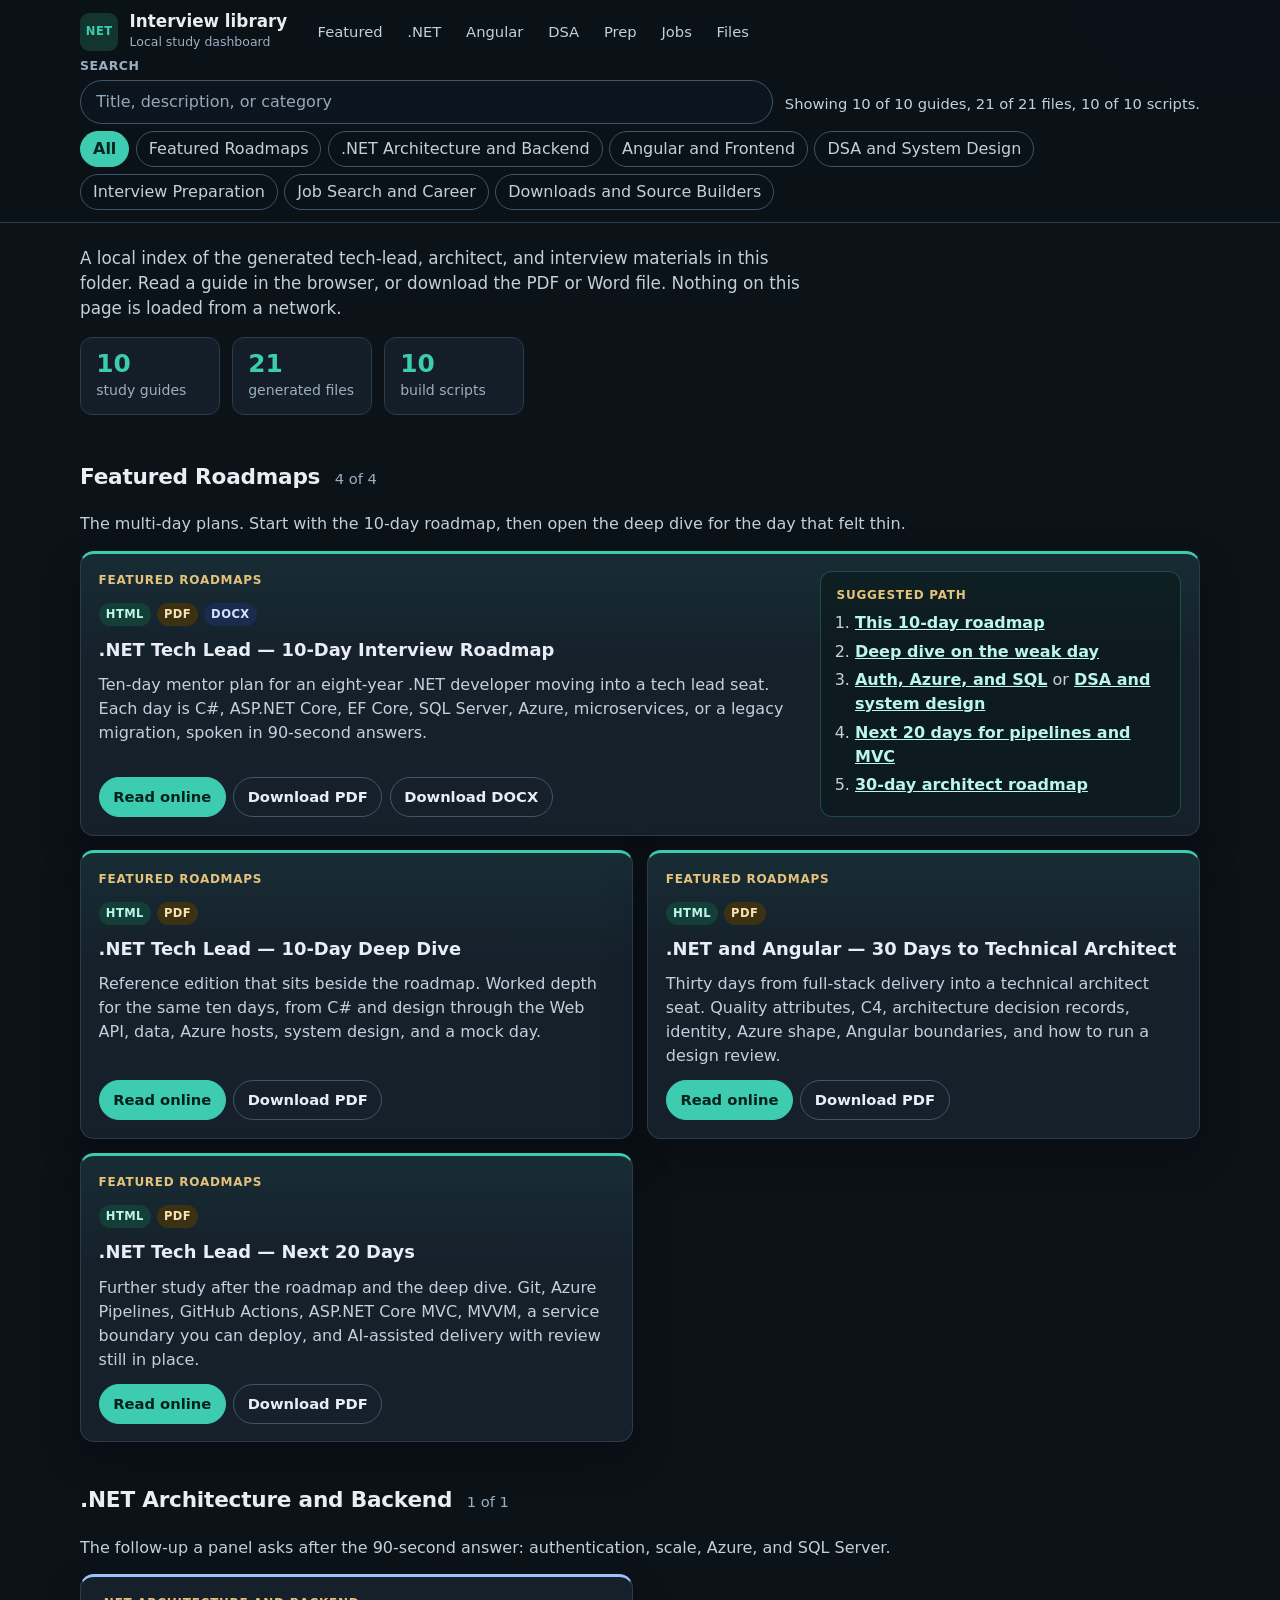
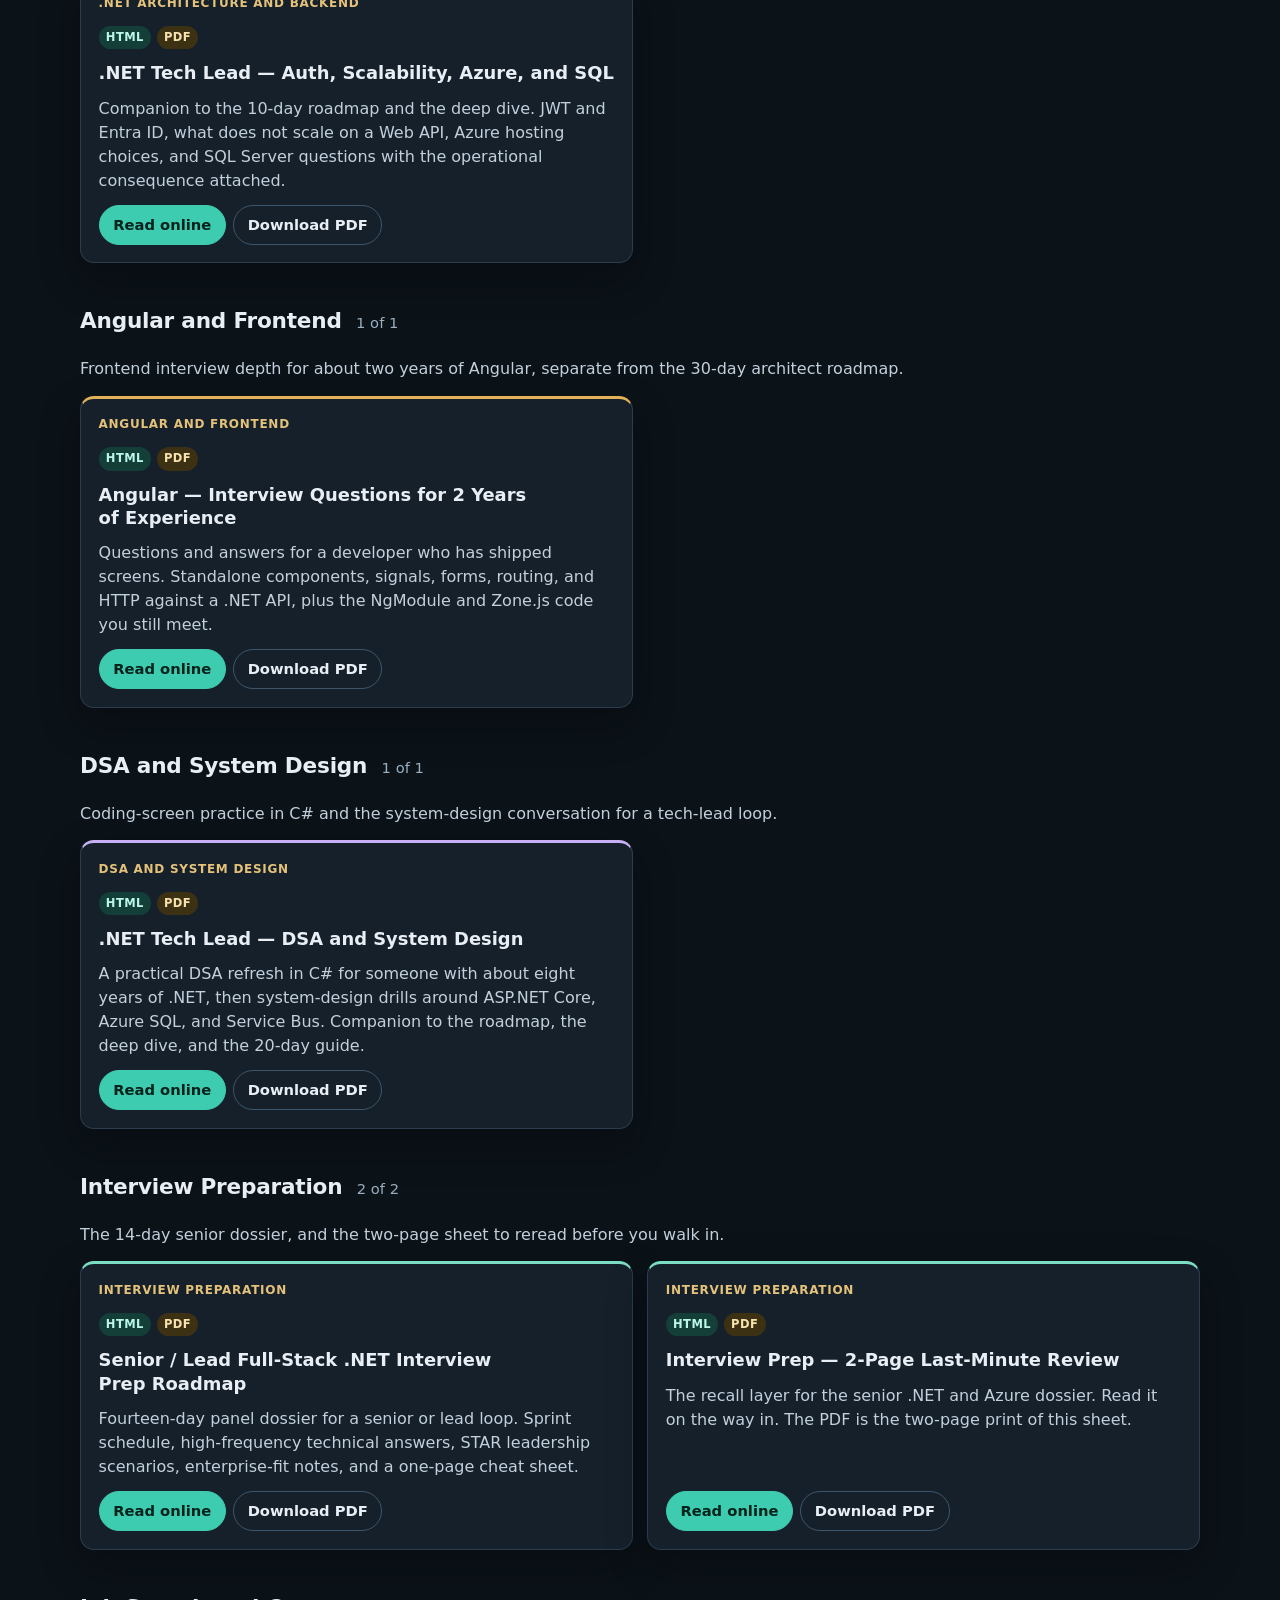
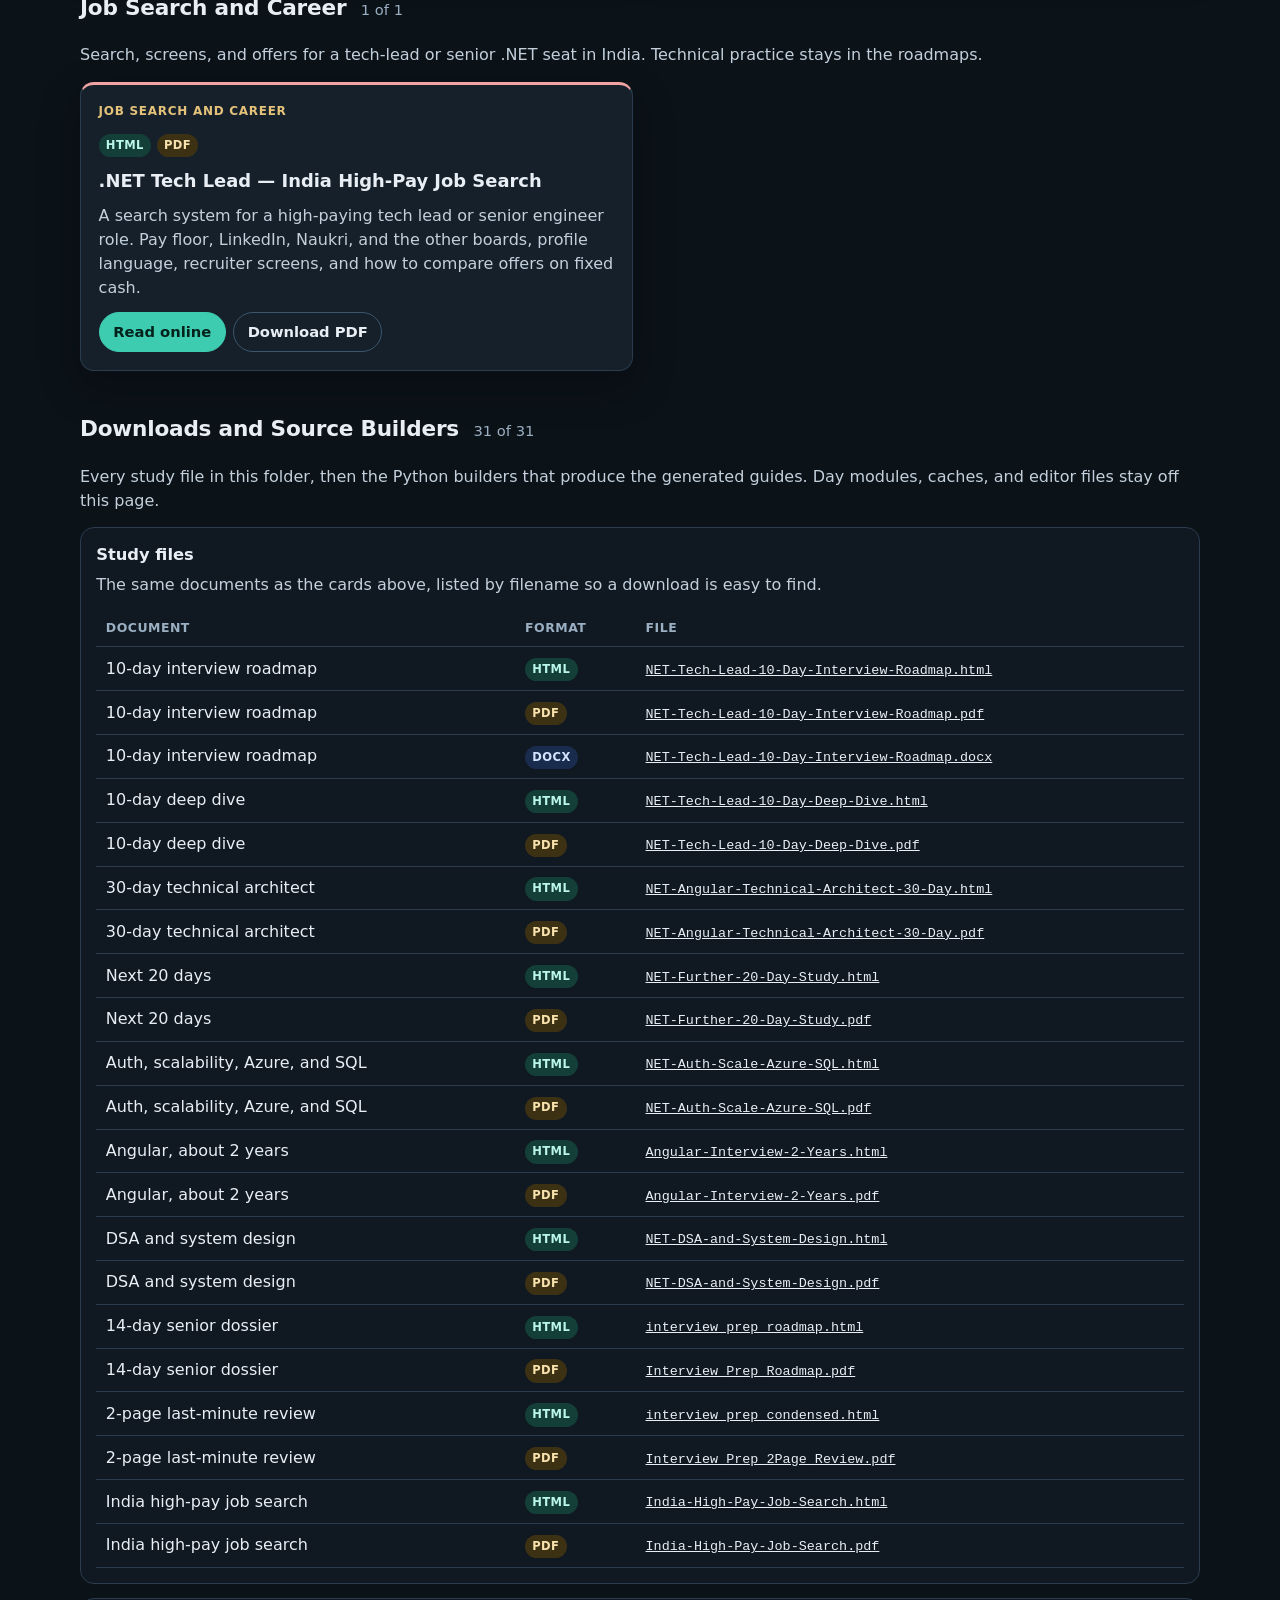
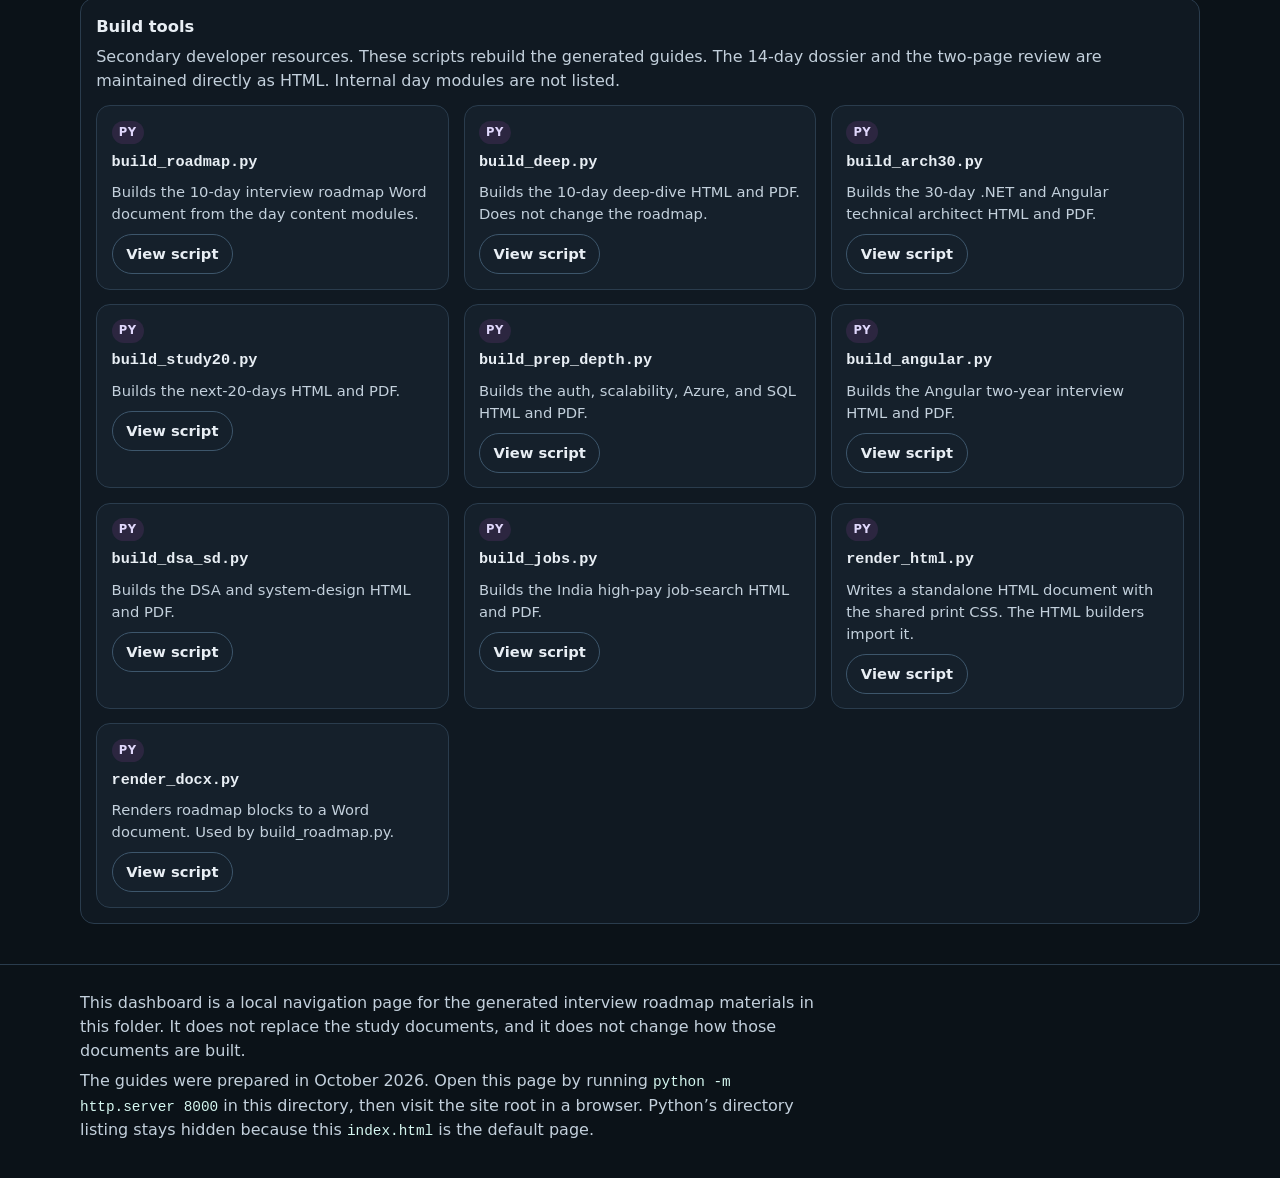
<file: index.html>
<!DOCTYPE html>
<html lang="en">
<head>
  <meta charset="utf-8">
  <meta name="viewport" content="width=device-width, initial-scale=1">
  <meta name="description" content="Local dashboard for the .NET tech-lead interview roadmaps, study guides, and job-search notes in this folder.">
  <meta name="theme-color" content="#0b1218">
  <title>Interview library · .NET roadmap</title>
  <link rel="icon" href="data:image/svg+xml,%3Csvg viewBox='0 0 16 16'%3E%3Crect width='16' height='16' rx='3' fill='%2312352f'/%3E%3Cpath fill='%233dccb0' d='M3 4h10v1.6H3zm0 3.2h7v1.6H3zm0 3.2h10v1.6H3z'/%3E%3C/svg%3E">
  <link rel="stylesheet" href="dashboard.css">
  <script src="dashboard.js" defer></script>
</head>
<body>
  <a class="skip" href="#content">Skip to resources</a>

  <header class="site-header">
    <div class="wrap">
      <div class="bar-top">
        <a class="brand" href="#content">
          <span class="brand-mark" aria-hidden="true">NET</span>
          <span>
            <h1>Interview library</h1>
            <p>Local study dashboard</p>
          </span>
        </a>
        <nav class="nav" aria-label="Dashboard sections">
          <a href="#featured">Featured</a>
          <a href="#dotnet">.NET</a>
          <a href="#angular">Angular</a>
          <a href="#dsa">DSA</a>
          <a href="#interview">Prep</a>
          <a href="#jobs">Jobs</a>
          <a href="#downloads">Files</a>
        </nav>
      </div>

      <div class="search-row">
        <div class="search-field">
          <label for="search">Search</label>
          <div class="search-input">
            <input id="search" type="search" placeholder="Title, description, or category" autocomplete="off" spellcheck="false">
            <button type="button" id="clear-search" hidden>Clear</button>
          </div>
        </div>
        <p id="visible-summary" class="summary" aria-live="polite" aria-atomic="true">Showing 10 of 10 guides, 21 of 21 files, and 10 of 10 scripts.</p>
      </div>

      <div class="filters" role="group" aria-label="Filter by category">
        <button type="button" data-filter="all" aria-pressed="true">All</button>
        <button type="button" data-filter="featured" aria-pressed="false">Featured Roadmaps</button>
        <button type="button" data-filter="dotnet" aria-pressed="false">.NET Architecture and Backend</button>
        <button type="button" data-filter="angular" aria-pressed="false">Angular and Frontend</button>
        <button type="button" data-filter="dsa" aria-pressed="false">DSA and System Design</button>
        <button type="button" data-filter="interview" aria-pressed="false">Interview Preparation</button>
        <button type="button" data-filter="jobs" aria-pressed="false">Job Search and Career</button>
        <button type="button" data-filter="downloads" aria-pressed="false">Downloads and Source Builders</button>
      </div>
    </div>
  </header>

  <main id="content">
    <div class="wrap">
      <div class="hero">
        <p class="lede">A local index of the generated tech-lead, architect, and interview materials in this folder. Read a guide in the browser, or download the PDF or Word file. Nothing on this page is loaded from a network.</p>
        <ul class="stats" aria-label="Library totals">
          <li><strong>10</strong><span>study guides</span></li>
          <li><strong>21</strong><span>generated files</span></li>
          <li><strong>10</strong><span>build scripts</span></li>
        </ul>
        <noscript>
          <p class="noscript">Search and category filters stay inactive without JavaScript. Every guide link on this page still opens.</p>
        </noscript>
      </div>

      <section id="featured" class="section section-featured" aria-labelledby="featured-title" data-section-block="featured">
        <div class="section-head">
          <h2 id="featured-title">Featured Roadmaps</h2>
          <p class="section-count" data-section-count>4 of 4</p>
          <p class="section-intro">The multi-day plans. Start with the 10-day roadmap, then open the deep dive for the day that felt thin.</p>
        </div>
        <div class="cards">
          <article class="card card-lead" data-filter-item data-kind="guide" data-section="featured" data-search="featured roadmaps .net tech lead 10-day interview roadmap mentor plan c# asp.net core entity framework sql server azure app service functions microservices legacy migration html pdf docx">
            <div class="card-body">
              <p class="category">Featured Roadmaps</p>
              <ul class="badges" aria-label="Formats">
                <li><span class="badge badge-html">HTML</span></li>
                <li><span class="badge badge-pdf">PDF</span></li>
                <li><span class="badge badge-docx">DOCX</span></li>
              </ul>
              <h3>.NET Tech Lead — 10-Day Interview Roadmap</h3>
              <p class="desc">Ten-day mentor plan for an eight-year .NET developer moving into a tech lead seat. Each day is C#, ASP.NET Core, EF Core, SQL Server, Azure, microservices, or a legacy migration, spoken in 90-second answers.</p>
              <div class="actions">
                <a class="btn btn-primary" href="NET-Tech-Lead-10-Day-Interview-Roadmap.html">Read online</a>
                <a class="btn" href="NET-Tech-Lead-10-Day-Interview-Roadmap.pdf" download>Download PDF</a>
                <a class="btn" href="NET-Tech-Lead-10-Day-Interview-Roadmap.docx" download>Download DOCX</a>
              </div>
            </div>
            <div class="lead-note">
              <p class="category">Suggested path</p>
              <ol>
                <li><a href="NET-Tech-Lead-10-Day-Interview-Roadmap.html">This 10-day roadmap</a></li>
                <li><a href="NET-Tech-Lead-10-Day-Deep-Dive.html">Deep dive on the weak day</a></li>
                <li><a href="NET-Auth-Scale-Azure-SQL.html">Auth, Azure, and SQL</a> or <a href="NET-DSA-and-System-Design.html">DSA and system design</a></li>
                <li><a href="NET-Further-20-Day-Study.html">Next 20 days for pipelines and MVC</a></li>
                <li><a href="NET-Angular-Technical-Architect-30-Day.html">30-day architect roadmap</a></li>
              </ol>
            </div>
          </article>

          <article class="card" data-filter-item data-kind="guide" data-section="featured" data-search="featured roadmaps .net tech lead 10-day deep dive reference edition worked examples web api ef core sql azure microservices mock interview html pdf">
            <p class="category">Featured Roadmaps</p>
            <ul class="badges" aria-label="Formats">
              <li><span class="badge badge-html">HTML</span></li>
              <li><span class="badge badge-pdf">PDF</span></li>
            </ul>
            <h3>.NET Tech Lead — 10-Day Deep Dive</h3>
            <p class="desc">Reference edition that sits beside the roadmap. Worked depth for the same ten days, from C# and design through the Web API, data, Azure hosts, system design, and a mock day.</p>
            <div class="actions">
              <a class="btn btn-primary" href="NET-Tech-Lead-10-Day-Deep-Dive.html">Read online</a>
              <a class="btn" href="NET-Tech-Lead-10-Day-Deep-Dive.pdf" download>Download PDF</a>
            </div>
          </article>

          <article class="card" data-filter-item data-kind="guide" data-section="featured" data-search="featured roadmaps .net and angular 30 days to technical architect quality attributes c4 adr identity azure frontend boundaries html pdf">
            <p class="category">Featured Roadmaps</p>
            <ul class="badges" aria-label="Formats">
              <li><span class="badge badge-html">HTML</span></li>
              <li><span class="badge badge-pdf">PDF</span></li>
            </ul>
            <h3>.NET and Angular — 30 Days to Technical Architect</h3>
            <p class="desc">Thirty days from full-stack delivery into a technical architect seat. Quality attributes, C4, architecture decision records, identity, Azure shape, Angular boundaries, and how to run a design review.</p>
            <div class="actions">
              <a class="btn btn-primary" href="NET-Angular-Technical-Architect-30-Day.html">Read online</a>
              <a class="btn" href="NET-Angular-Technical-Architect-30-Day.pdf" download>Download PDF</a>
            </div>
          </article>

          <article class="card" data-filter-item data-kind="guide" data-section="featured" data-search="featured roadmaps .net tech lead next 20 days further 20-day study git azure pipelines github actions asp.net core mvc mvvm microservices ai-assisted delivery html pdf">
            <p class="category">Featured Roadmaps</p>
            <ul class="badges" aria-label="Formats">
              <li><span class="badge badge-html">HTML</span></li>
              <li><span class="badge badge-pdf">PDF</span></li>
            </ul>
            <h3>.NET Tech Lead — Next 20 Days</h3>
            <p class="desc">Further study after the roadmap and the deep dive. Git, Azure Pipelines, GitHub Actions, ASP.NET Core MVC, MVVM, a service boundary you can deploy, and AI-assisted delivery with review still in place.</p>
            <div class="actions">
              <a class="btn btn-primary" href="NET-Further-20-Day-Study.html">Read online</a>
              <a class="btn" href="NET-Further-20-Day-Study.pdf" download>Download PDF</a>
            </div>
          </article>
        </div>
      </section>

      <section id="dotnet" class="section" aria-labelledby="dotnet-title" data-section-block="dotnet">
        <div class="section-head">
          <h2 id="dotnet-title">.NET Architecture and Backend</h2>
          <p class="section-count" data-section-count>1 of 1</p>
          <p class="section-intro">The follow-up a panel asks after the 90-second answer: authentication, scale, Azure, and SQL Server.</p>
        </div>
        <div class="cards">
          <article class="card" data-filter-item data-kind="guide" data-section="dotnet" data-search=".net architecture and backend .net tech lead auth scalability azure and sql jwt entra id web api scale azure sql server html pdf">
            <p class="category">.NET Architecture and Backend</p>
            <ul class="badges" aria-label="Formats">
              <li><span class="badge badge-html">HTML</span></li>
              <li><span class="badge badge-pdf">PDF</span></li>
            </ul>
            <h3>.NET Tech Lead — Auth, Scalability, Azure, and SQL</h3>
            <p class="desc">Companion to the 10-day roadmap and the deep dive. JWT and Entra ID, what does not scale on a Web API, Azure hosting choices, and SQL Server questions with the operational consequence attached.</p>
            <div class="actions">
              <a class="btn btn-primary" href="NET-Auth-Scale-Azure-SQL.html">Read online</a>
              <a class="btn" href="NET-Auth-Scale-Azure-SQL.pdf" download>Download PDF</a>
            </div>
          </article>
        </div>
      </section>

      <section id="angular" class="section" aria-labelledby="angular-title" data-section-block="angular">
        <div class="section-head">
          <h2 id="angular-title">Angular and Frontend</h2>
          <p class="section-count" data-section-count>1 of 1</p>
          <p class="section-intro">Frontend interview depth for about two years of Angular, separate from the 30-day architect roadmap.</p>
        </div>
        <div class="cards">
          <article class="card" data-filter-item data-kind="guide" data-section="angular" data-search="angular and frontend angular interview questions for 2 years of experience standalone components signals forms routing http ngmodule html pdf">
            <p class="category">Angular and Frontend</p>
            <ul class="badges" aria-label="Formats">
              <li><span class="badge badge-html">HTML</span></li>
              <li><span class="badge badge-pdf">PDF</span></li>
            </ul>
            <h3>Angular — Interview Questions for 2 Years of Experience</h3>
            <p class="desc">Questions and answers for a developer who has shipped screens. Standalone components, signals, forms, routing, and HTTP against a .NET API, plus the NgModule and Zone.js code you still meet.</p>
            <div class="actions">
              <a class="btn btn-primary" href="Angular-Interview-2-Years.html">Read online</a>
              <a class="btn" href="Angular-Interview-2-Years.pdf" download>Download PDF</a>
            </div>
          </article>
        </div>
      </section>

      <section id="dsa" class="section" aria-labelledby="dsa-title" data-section-block="dsa">
        <div class="section-head">
          <h2 id="dsa-title">DSA and System Design</h2>
          <p class="section-count" data-section-count>1 of 1</p>
          <p class="section-intro">Coding-screen practice in C# and the system-design conversation for a tech-lead loop.</p>
        </div>
        <div class="cards">
          <article class="card" data-filter-item data-kind="guide" data-section="dsa" data-search="dsa and system design .net tech lead dsa in c# coding screen whiteboard asp.net core azure sql service bus html pdf">
            <p class="category">DSA and System Design</p>
            <ul class="badges" aria-label="Formats">
              <li><span class="badge badge-html">HTML</span></li>
              <li><span class="badge badge-pdf">PDF</span></li>
            </ul>
            <h3>.NET Tech Lead — DSA and System Design</h3>
            <p class="desc">A practical DSA refresh in C# for someone with about eight years of .NET, then system-design drills around ASP.NET Core, Azure SQL, and Service Bus. Companion to the roadmap, the deep dive, and the 20-day guide.</p>
            <div class="actions">
              <a class="btn btn-primary" href="NET-DSA-and-System-Design.html">Read online</a>
              <a class="btn" href="NET-DSA-and-System-Design.pdf" download>Download PDF</a>
            </div>
          </article>
        </div>
      </section>

      <section id="interview" class="section" aria-labelledby="interview-title" data-section-block="interview">
        <div class="section-head">
          <h2 id="interview-title">Interview Preparation</h2>
          <p class="section-count" data-section-count>2 of 2</p>
          <p class="section-intro">The 14-day senior dossier, and the two-page sheet to reread before you walk in.</p>
        </div>
        <div class="cards">
          <article class="card" data-filter-item data-kind="guide" data-section="interview" data-search="interview preparation senior lead full-stack .net interview prep roadmap 14-day sprint schedule star behavioral azure cheat sheet html pdf">
            <p class="category">Interview Preparation</p>
            <ul class="badges" aria-label="Formats">
              <li><span class="badge badge-html">HTML</span></li>
              <li><span class="badge badge-pdf">PDF</span></li>
            </ul>
            <h3>Senior / Lead Full-Stack .NET Interview Prep Roadmap</h3>
            <p class="desc">Fourteen-day panel dossier for a senior or lead loop. Sprint schedule, high-frequency technical answers, STAR leadership scenarios, enterprise-fit notes, and a one-page cheat sheet.</p>
            <div class="actions">
              <a class="btn btn-primary" href="interview_prep_roadmap.html">Read online</a>
              <a class="btn" href="Interview_Prep_Roadmap.pdf" download>Download PDF</a>
            </div>
          </article>

          <article class="card" data-filter-item data-kind="guide" data-section="interview" data-search="interview preparation interview prep 2-page last-minute review senior .net azure recall sheet html pdf">
            <p class="category">Interview Preparation</p>
            <ul class="badges" aria-label="Formats">
              <li><span class="badge badge-html">HTML</span></li>
              <li><span class="badge badge-pdf">PDF</span></li>
            </ul>
            <h3>Interview Prep — 2-Page Last-Minute Review</h3>
            <p class="desc">The recall layer for the senior .NET and Azure dossier. Read it on the way in. The PDF is the two-page print of this sheet.</p>
            <div class="actions">
              <a class="btn btn-primary" href="interview_prep_condensed.html">Read online</a>
              <a class="btn" href="Interview_Prep_2Page_Review.pdf" download>Download PDF</a>
            </div>
          </article>
        </div>
      </section>

      <section id="jobs" class="section" aria-labelledby="jobs-title" data-section-block="jobs">
        <div class="section-head">
          <h2 id="jobs-title">Job Search and Career</h2>
          <p class="section-count" data-section-count>1 of 1</p>
          <p class="section-intro">Search, screens, and offers for a tech-lead or senior .NET seat in India. Technical practice stays in the roadmaps.</p>
        </div>
        <div class="cards">
          <article class="card" data-filter-item data-kind="guide" data-section="jobs" data-search="job search and career .net tech lead india high-pay job search linkedin naukri instahyre cutshort offers html pdf">
            <p class="category">Job Search and Career</p>
            <ul class="badges" aria-label="Formats">
              <li><span class="badge badge-html">HTML</span></li>
              <li><span class="badge badge-pdf">PDF</span></li>
            </ul>
            <h3>.NET Tech Lead — India High-Pay Job Search</h3>
            <p class="desc">A search system for a high-paying tech lead or senior engineer role. Pay floor, LinkedIn, Naukri, and the other boards, profile language, recruiter screens, and how to compare offers on fixed cash.</p>
            <div class="actions">
              <a class="btn btn-primary" href="India-High-Pay-Job-Search.html">Read online</a>
              <a class="btn" href="India-High-Pay-Job-Search.pdf" download>Download PDF</a>
            </div>
          </article>
        </div>
      </section>

      <section id="downloads" class="section" aria-labelledby="downloads-title" data-section-block="downloads">
        <div class="section-head">
          <h2 id="downloads-title">Downloads and Source Builders</h2>
          <p class="section-count" data-section-count>31 of 31</p>
          <p class="section-intro">Every study file in this folder, then the Python builders that produce the generated guides. Day modules, caches, and editor files stay off this page.</p>
        </div>

        <div class="panel" id="file-panel" data-panel>
          <h3 id="study-files-title">Study files</h3>
          <p class="panel-note">The same documents as the cards above, listed by filename so a download is easy to find.</p>
          <div class="table-wrap">
            <table class="files" aria-labelledby="study-files-title">
              <thead>
                <tr>
                  <th scope="col">Document</th>
                  <th scope="col">Format</th>
                  <th scope="col">File</th>
                </tr>
              </thead>
              <tbody>
                <tr data-filter-item data-kind="file" data-section="downloads" data-search="downloads and source builders net-tech-lead-10-day-interview-roadmap.html html 10-day interview roadmap">
                  <td>10-day interview roadmap</td>
                  <td><span class="badge badge-html">HTML</span></td>
                  <td><a href="NET-Tech-Lead-10-Day-Interview-Roadmap.html">NET-Tech-Lead-10-Day-Interview-Roadmap.html</a></td>
                </tr>
                <tr data-filter-item data-kind="file" data-section="downloads" data-search="downloads and source builders net-tech-lead-10-day-interview-roadmap.pdf pdf 10-day interview roadmap">
                  <td>10-day interview roadmap</td>
                  <td><span class="badge badge-pdf">PDF</span></td>
                  <td><a href="NET-Tech-Lead-10-Day-Interview-Roadmap.pdf">NET-Tech-Lead-10-Day-Interview-Roadmap.pdf</a></td>
                </tr>
                <tr data-filter-item data-kind="file" data-section="downloads" data-search="downloads and source builders net-tech-lead-10-day-interview-roadmap.docx docx word 10-day interview roadmap">
                  <td>10-day interview roadmap</td>
                  <td><span class="badge badge-docx">DOCX</span></td>
                  <td><a href="NET-Tech-Lead-10-Day-Interview-Roadmap.docx">NET-Tech-Lead-10-Day-Interview-Roadmap.docx</a></td>
                </tr>
                <tr data-filter-item data-kind="file" data-section="downloads" data-search="downloads and source builders net-tech-lead-10-day-deep-dive.html html deep dive">
                  <td>10-day deep dive</td>
                  <td><span class="badge badge-html">HTML</span></td>
                  <td><a href="NET-Tech-Lead-10-Day-Deep-Dive.html">NET-Tech-Lead-10-Day-Deep-Dive.html</a></td>
                </tr>
                <tr data-filter-item data-kind="file" data-section="downloads" data-search="downloads and source builders net-tech-lead-10-day-deep-dive.pdf pdf deep dive">
                  <td>10-day deep dive</td>
                  <td><span class="badge badge-pdf">PDF</span></td>
                  <td><a href="NET-Tech-Lead-10-Day-Deep-Dive.pdf">NET-Tech-Lead-10-Day-Deep-Dive.pdf</a></td>
                </tr>
                <tr data-filter-item data-kind="file" data-section="downloads" data-search="downloads and source builders net-angular-technical-architect-30-day.html html 30-day architect">
                  <td>30-day technical architect</td>
                  <td><span class="badge badge-html">HTML</span></td>
                  <td><a href="NET-Angular-Technical-Architect-30-Day.html">NET-Angular-Technical-Architect-30-Day.html</a></td>
                </tr>
                <tr data-filter-item data-kind="file" data-section="downloads" data-search="downloads and source builders net-angular-technical-architect-30-day.pdf pdf 30-day architect">
                  <td>30-day technical architect</td>
                  <td><span class="badge badge-pdf">PDF</span></td>
                  <td><a href="NET-Angular-Technical-Architect-30-Day.pdf">NET-Angular-Technical-Architect-30-Day.pdf</a></td>
                </tr>
                <tr data-filter-item data-kind="file" data-section="downloads" data-search="downloads and source builders net-further-20-day-study.html html next 20 days">
                  <td>Next 20 days</td>
                  <td><span class="badge badge-html">HTML</span></td>
                  <td><a href="NET-Further-20-Day-Study.html">NET-Further-20-Day-Study.html</a></td>
                </tr>
                <tr data-filter-item data-kind="file" data-section="downloads" data-search="downloads and source builders net-further-20-day-study.pdf pdf next 20 days">
                  <td>Next 20 days</td>
                  <td><span class="badge badge-pdf">PDF</span></td>
                  <td><a href="NET-Further-20-Day-Study.pdf">NET-Further-20-Day-Study.pdf</a></td>
                </tr>
                <tr data-filter-item data-kind="file" data-section="downloads" data-search="downloads and source builders net-auth-scale-azure-sql.html html auth azure sql">
                  <td>Auth, scalability, Azure, and SQL</td>
                  <td><span class="badge badge-html">HTML</span></td>
                  <td><a href="NET-Auth-Scale-Azure-SQL.html">NET-Auth-Scale-Azure-SQL.html</a></td>
                </tr>
                <tr data-filter-item data-kind="file" data-section="downloads" data-search="downloads and source builders net-auth-scale-azure-sql.pdf pdf auth azure sql">
                  <td>Auth, scalability, Azure, and SQL</td>
                  <td><span class="badge badge-pdf">PDF</span></td>
                  <td><a href="NET-Auth-Scale-Azure-SQL.pdf">NET-Auth-Scale-Azure-SQL.pdf</a></td>
                </tr>
                <tr data-filter-item data-kind="file" data-section="downloads" data-search="downloads and source builders angular-interview-2-years.html html angular">
                  <td>Angular, about 2 years</td>
                  <td><span class="badge badge-html">HTML</span></td>
                  <td><a href="Angular-Interview-2-Years.html">Angular-Interview-2-Years.html</a></td>
                </tr>
                <tr data-filter-item data-kind="file" data-section="downloads" data-search="downloads and source builders angular-interview-2-years.pdf pdf angular">
                  <td>Angular, about 2 years</td>
                  <td><span class="badge badge-pdf">PDF</span></td>
                  <td><a href="Angular-Interview-2-Years.pdf">Angular-Interview-2-Years.pdf</a></td>
                </tr>
                <tr data-filter-item data-kind="file" data-section="downloads" data-search="downloads and source builders net-dsa-and-system-design.html html dsa system design">
                  <td>DSA and system design</td>
                  <td><span class="badge badge-html">HTML</span></td>
                  <td><a href="NET-DSA-and-System-Design.html">NET-DSA-and-System-Design.html</a></td>
                </tr>
                <tr data-filter-item data-kind="file" data-section="downloads" data-search="downloads and source builders net-dsa-and-system-design.pdf pdf dsa system design">
                  <td>DSA and system design</td>
                  <td><span class="badge badge-pdf">PDF</span></td>
                  <td><a href="NET-DSA-and-System-Design.pdf">NET-DSA-and-System-Design.pdf</a></td>
                </tr>
                <tr data-filter-item data-kind="file" data-section="downloads" data-search="downloads and source builders interview_prep_roadmap.html html 14-day senior dossier">
                  <td>14-day senior dossier</td>
                  <td><span class="badge badge-html">HTML</span></td>
                  <td><a href="interview_prep_roadmap.html">interview_prep_roadmap.html</a></td>
                </tr>
                <tr data-filter-item data-kind="file" data-section="downloads" data-search="downloads and source builders interview_prep_roadmap.pdf pdf 14-day senior dossier">
                  <td>14-day senior dossier</td>
                  <td><span class="badge badge-pdf">PDF</span></td>
                  <td><a href="Interview_Prep_Roadmap.pdf">Interview_Prep_Roadmap.pdf</a></td>
                </tr>
                <tr data-filter-item data-kind="file" data-section="downloads" data-search="downloads and source builders interview_prep_condensed.html html 2-page review">
                  <td>2-page last-minute review</td>
                  <td><span class="badge badge-html">HTML</span></td>
                  <td><a href="interview_prep_condensed.html">interview_prep_condensed.html</a></td>
                </tr>
                <tr data-filter-item data-kind="file" data-section="downloads" data-search="downloads and source builders interview_prep_2page_review.pdf pdf 2-page review">
                  <td>2-page last-minute review</td>
                  <td><span class="badge badge-pdf">PDF</span></td>
                  <td><a href="Interview_Prep_2Page_Review.pdf">Interview_Prep_2Page_Review.pdf</a></td>
                </tr>
                <tr data-filter-item data-kind="file" data-section="downloads" data-search="downloads and source builders india-high-pay-job-search.html html job search">
                  <td>India high-pay job search</td>
                  <td><span class="badge badge-html">HTML</span></td>
                  <td><a href="India-High-Pay-Job-Search.html">India-High-Pay-Job-Search.html</a></td>
                </tr>
                <tr data-filter-item data-kind="file" data-section="downloads" data-search="downloads and source builders india-high-pay-job-search.pdf pdf job search">
                  <td>India high-pay job search</td>
                  <td><span class="badge badge-pdf">PDF</span></td>
                  <td><a href="India-High-Pay-Job-Search.pdf">India-High-Pay-Job-Search.pdf</a></td>
                </tr>
              </tbody>
            </table>
          </div>
        </div>

        <div class="panel" id="tool-panel" data-panel>
          <h3 id="build-tools-title">Build tools</h3>
          <p class="panel-note">Secondary developer resources. These scripts rebuild the generated guides. The 14-day dossier and the two-page review are maintained directly as HTML. Internal day modules are not listed.</p>
          <div class="tools">
            <article class="tool" data-filter-item data-kind="tool" data-section="downloads" data-search="downloads and source builders build_roadmap.py 10-day interview roadmap docx word">
              <span class="badge badge-py">PY</span>
              <h4>build_roadmap.py</h4>
              <p class="desc">Builds the 10-day interview roadmap Word document from the day content modules.</p>
              <a class="btn" href="build_roadmap.py">View script</a>
            </article>
            <article class="tool" data-filter-item data-kind="tool" data-section="downloads" data-search="downloads and source builders build_deep.py deep dive html pdf">
              <span class="badge badge-py">PY</span>
              <h4>build_deep.py</h4>
              <p class="desc">Builds the 10-day deep-dive HTML and PDF. Does not change the roadmap.</p>
              <a class="btn" href="build_deep.py">View script</a>
            </article>
            <article class="tool" data-filter-item data-kind="tool" data-section="downloads" data-search="downloads and source builders build_arch30.py 30-day technical architect html pdf">
              <span class="badge badge-py">PY</span>
              <h4>build_arch30.py</h4>
              <p class="desc">Builds the 30-day .NET and Angular technical architect HTML and PDF.</p>
              <a class="btn" href="build_arch30.py">View script</a>
            </article>
            <article class="tool" data-filter-item data-kind="tool" data-section="downloads" data-search="downloads and source builders build_study20.py next 20 days further study html pdf">
              <span class="badge badge-py">PY</span>
              <h4>build_study20.py</h4>
              <p class="desc">Builds the next-20-days HTML and PDF.</p>
              <a class="btn" href="build_study20.py">View script</a>
            </article>
            <article class="tool" data-filter-item data-kind="tool" data-section="downloads" data-search="downloads and source builders build_prep_depth.py auth scalability azure sql html pdf">
              <span class="badge badge-py">PY</span>
              <h4>build_prep_depth.py</h4>
              <p class="desc">Builds the auth, scalability, Azure, and SQL HTML and PDF.</p>
              <a class="btn" href="build_prep_depth.py">View script</a>
            </article>
            <article class="tool" data-filter-item data-kind="tool" data-section="downloads" data-search="downloads and source builders build_angular.py angular interview html pdf">
              <span class="badge badge-py">PY</span>
              <h4>build_angular.py</h4>
              <p class="desc">Builds the Angular two-year interview HTML and PDF.</p>
              <a class="btn" href="build_angular.py">View script</a>
            </article>
            <article class="tool" data-filter-item data-kind="tool" data-section="downloads" data-search="downloads and source builders build_dsa_sd.py dsa system design html pdf">
              <span class="badge badge-py">PY</span>
              <h4>build_dsa_sd.py</h4>
              <p class="desc">Builds the DSA and system-design HTML and PDF.</p>
              <a class="btn" href="build_dsa_sd.py">View script</a>
            </article>
            <article class="tool" data-filter-item data-kind="tool" data-section="downloads" data-search="downloads and source builders build_jobs.py india job search html pdf">
              <span class="badge badge-py">PY</span>
              <h4>build_jobs.py</h4>
              <p class="desc">Builds the India high-pay job-search HTML and PDF.</p>
              <a class="btn" href="build_jobs.py">View script</a>
            </article>
            <article class="tool" data-filter-item data-kind="tool" data-section="downloads" data-search="downloads and source builders render_html.py standalone html embedded css">
              <span class="badge badge-py">PY</span>
              <h4>render_html.py</h4>
              <p class="desc">Writes a standalone HTML document with the shared print CSS. The HTML builders import it.</p>
              <a class="btn" href="render_html.py">View script</a>
            </article>
            <article class="tool" data-filter-item data-kind="tool" data-section="downloads" data-search="downloads and source builders render_docx.py word document roadmap">
              <span class="badge badge-py">PY</span>
              <h4>render_docx.py</h4>
              <p class="desc">Renders roadmap blocks to a Word document. Used by build_roadmap.py.</p>
              <a class="btn" href="render_docx.py">View script</a>
            </article>
          </div>
        </div>
      </section>

      <div id="empty-state" class="empty" hidden>
        <h2>No matching resources</h2>
        <p id="empty-text">No resources match that search.</p>
        <button type="button" class="btn" id="empty-clear">Clear search</button>
      </div>
    </div>
  </main>

  <footer class="site-footer">
    <div class="wrap">
      <p>This dashboard is a local navigation page for the generated interview roadmap materials in this folder. It does not replace the study documents, and it does not change how those documents are built.</p>
      <p>The guides were prepared in October 2026. Open this page by running <code>python -m http.server 8000</code> in this directory, then visit the site root in a browser. Python’s directory listing stays hidden because this <code>index.html</code> is the default page.</p>
    </div>
  </footer>
</body>
</html>
</file>
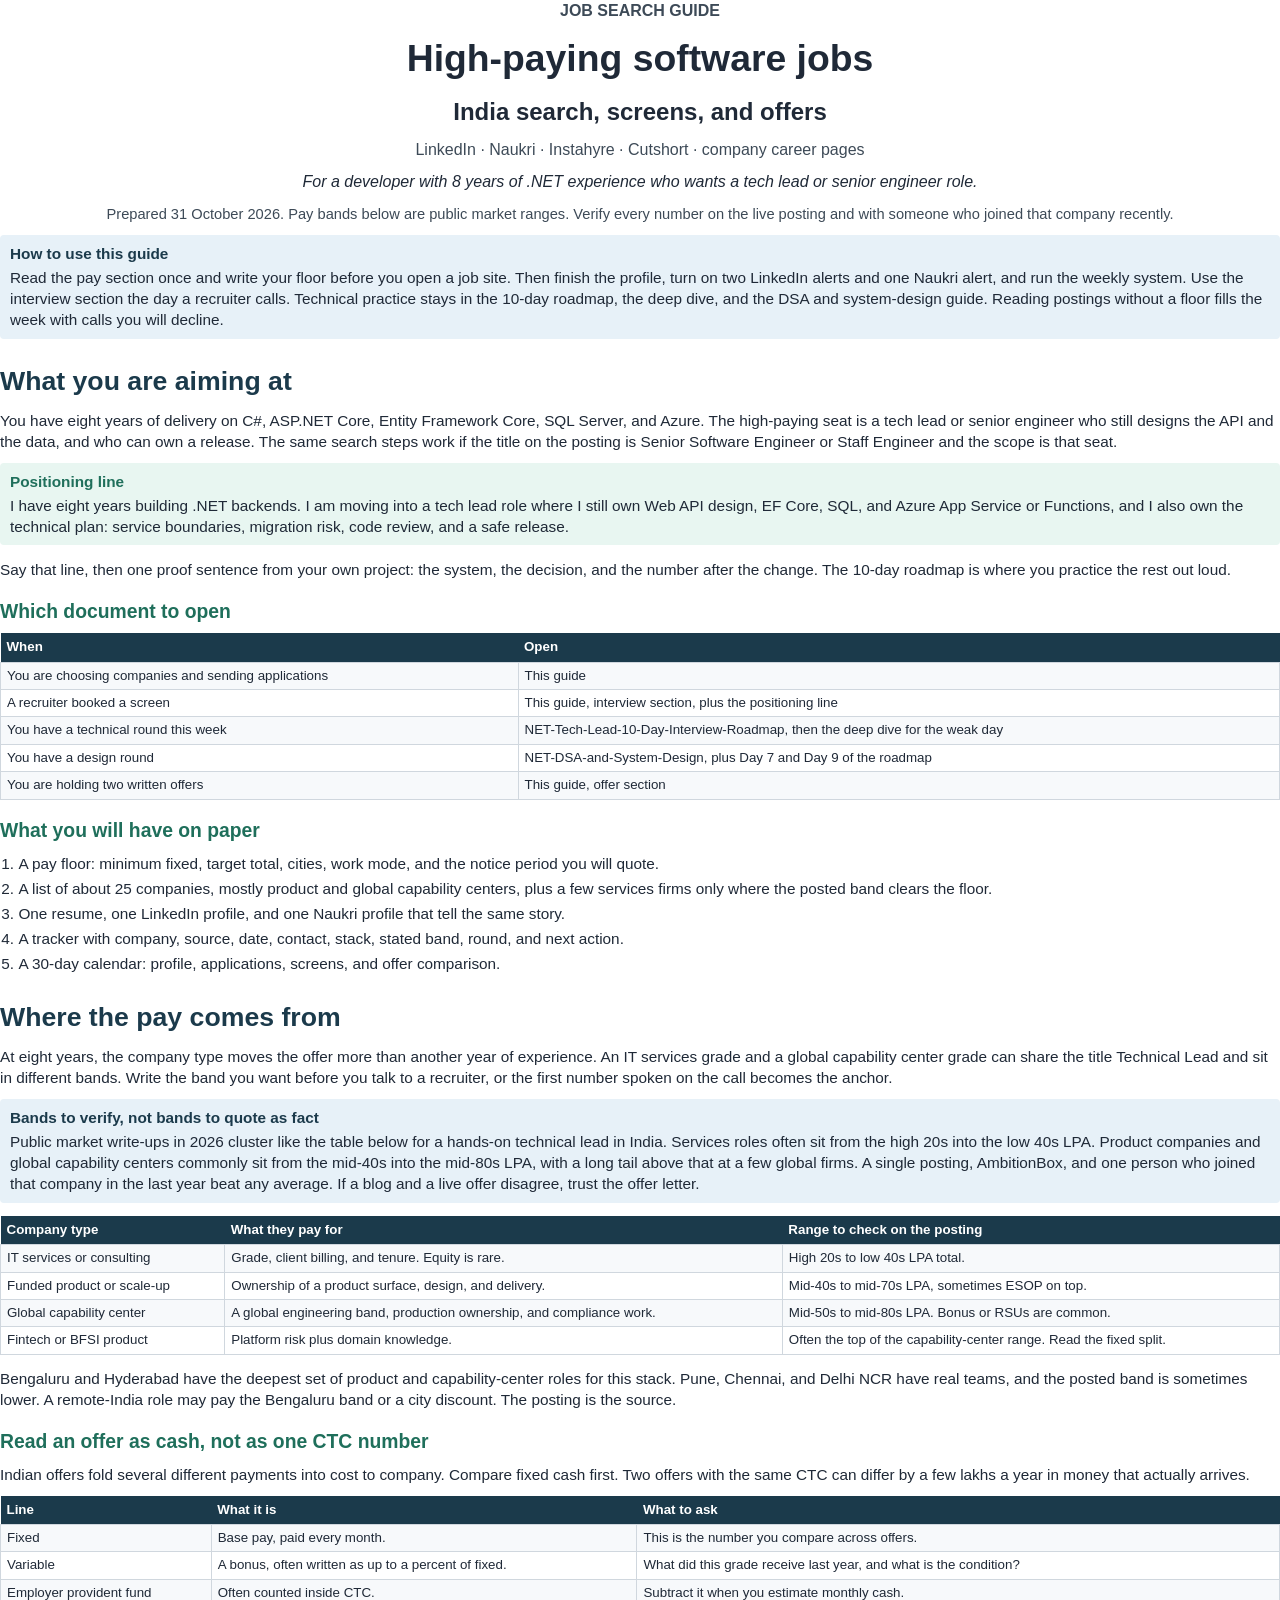
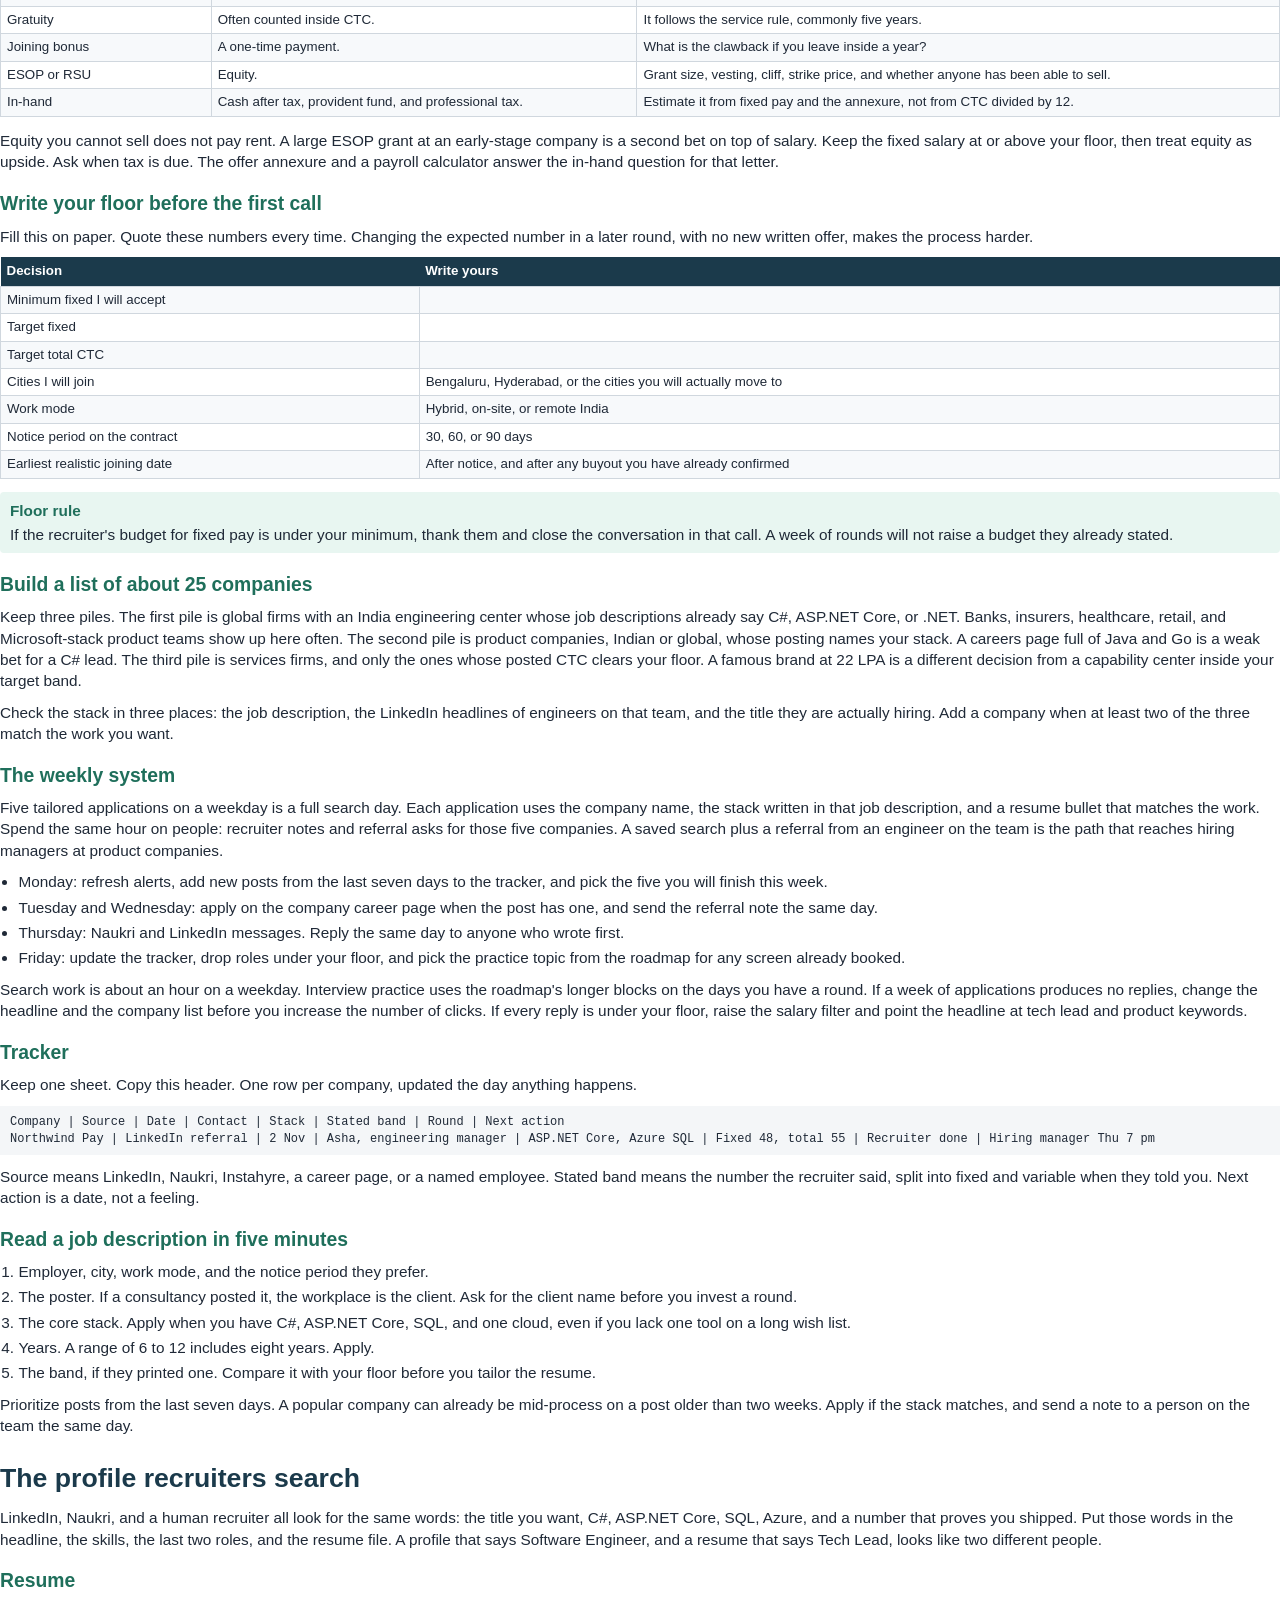
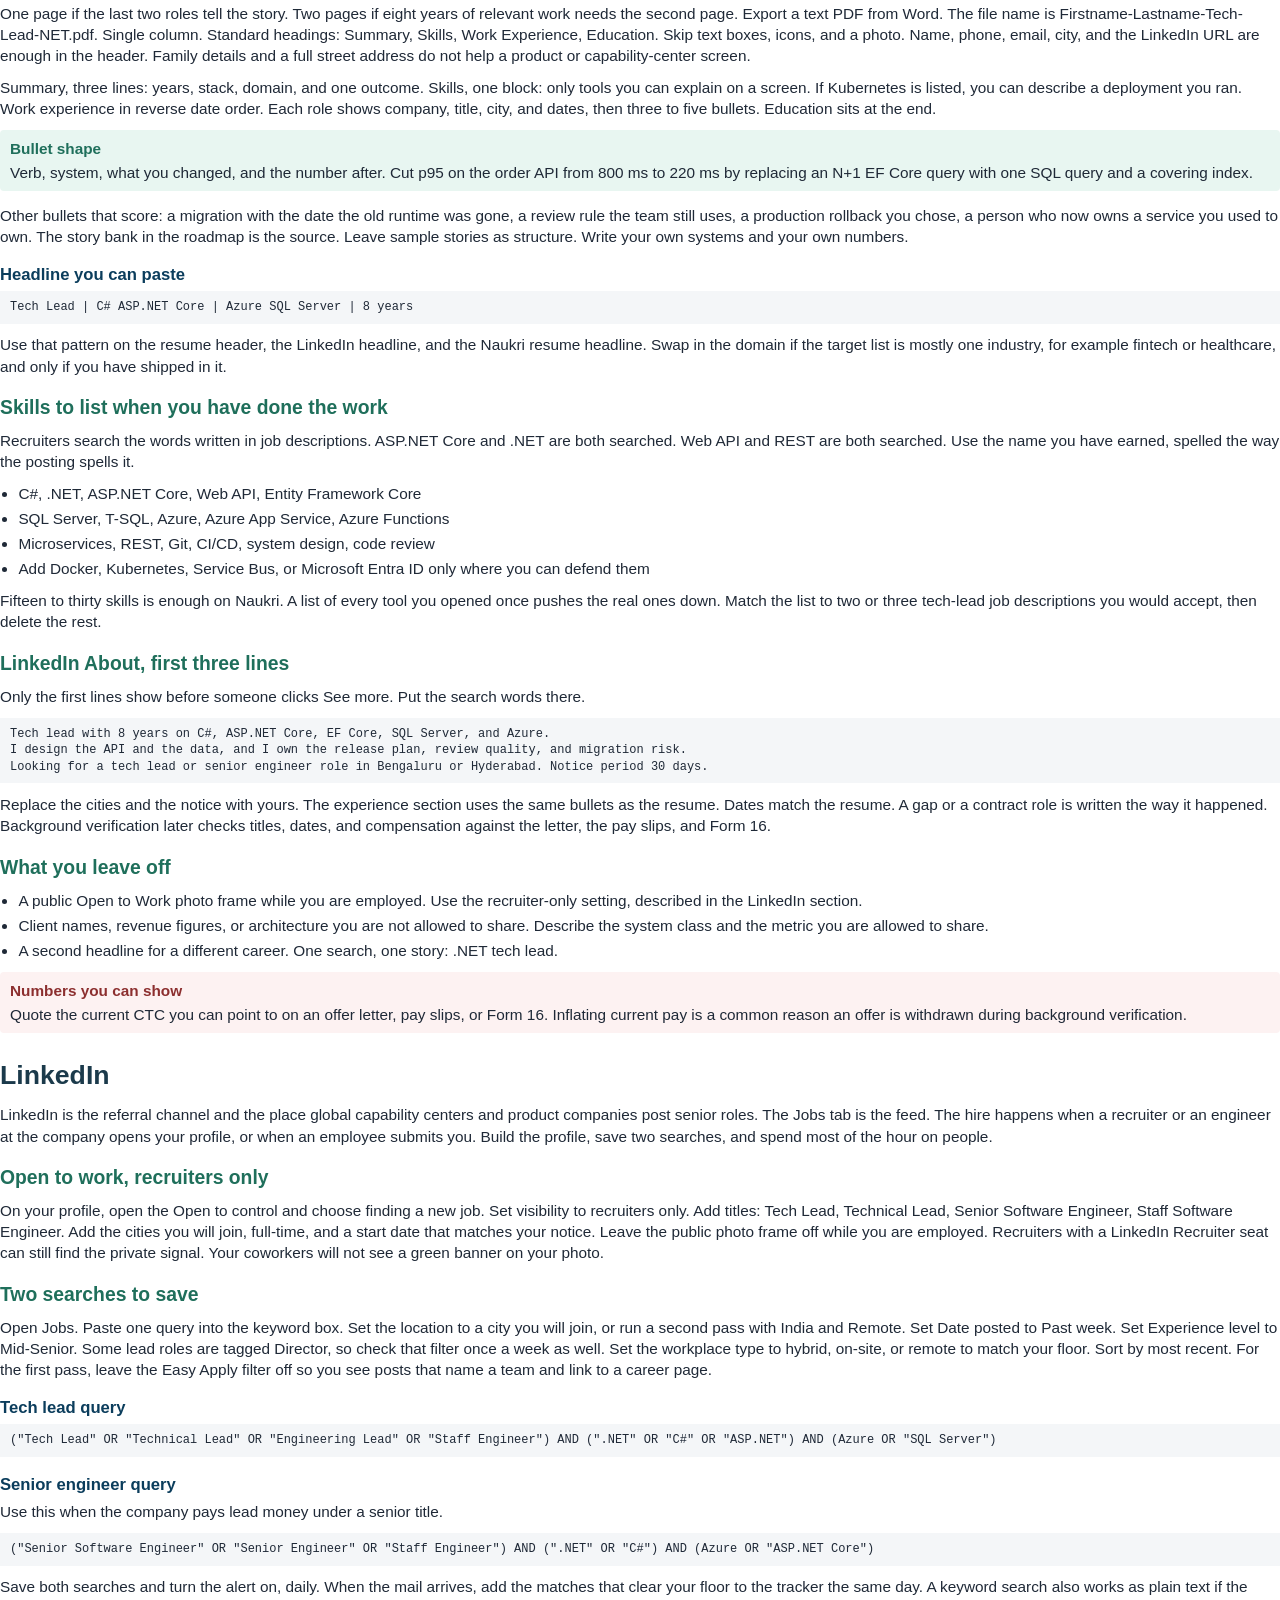
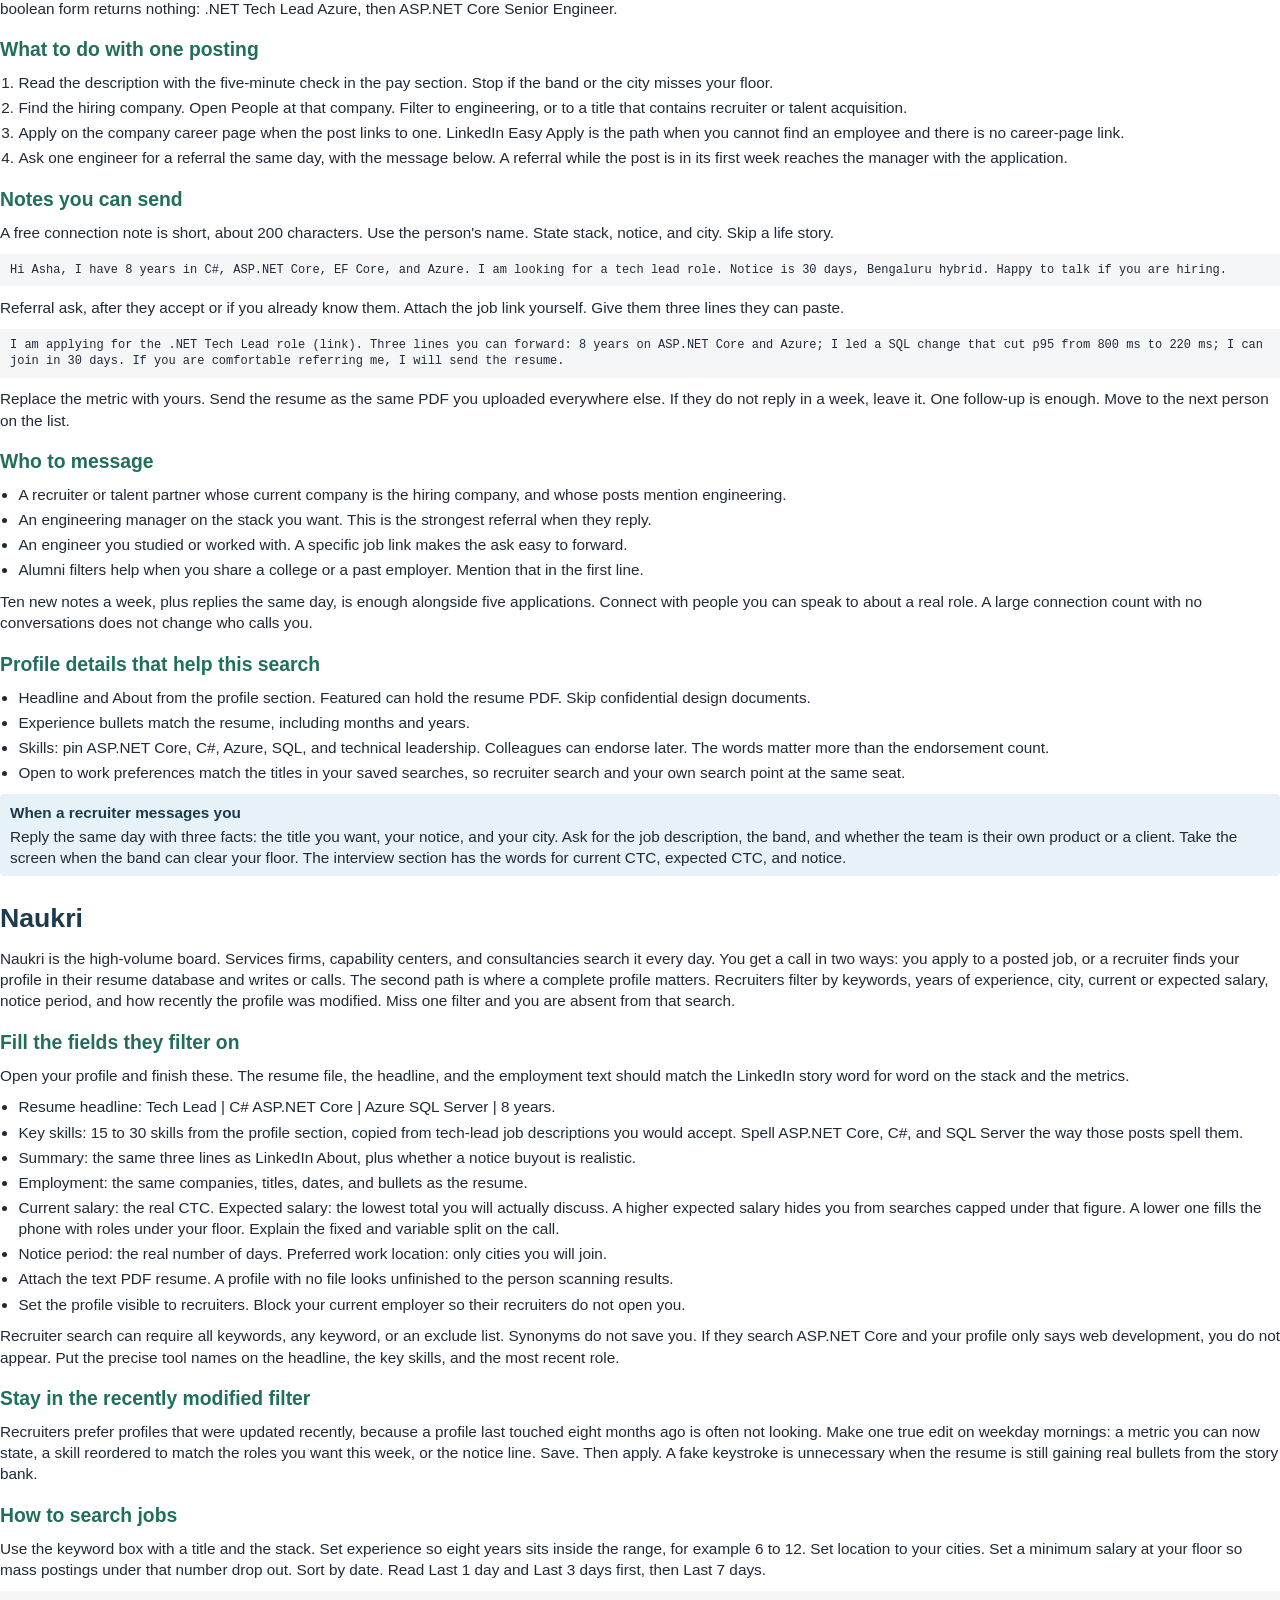
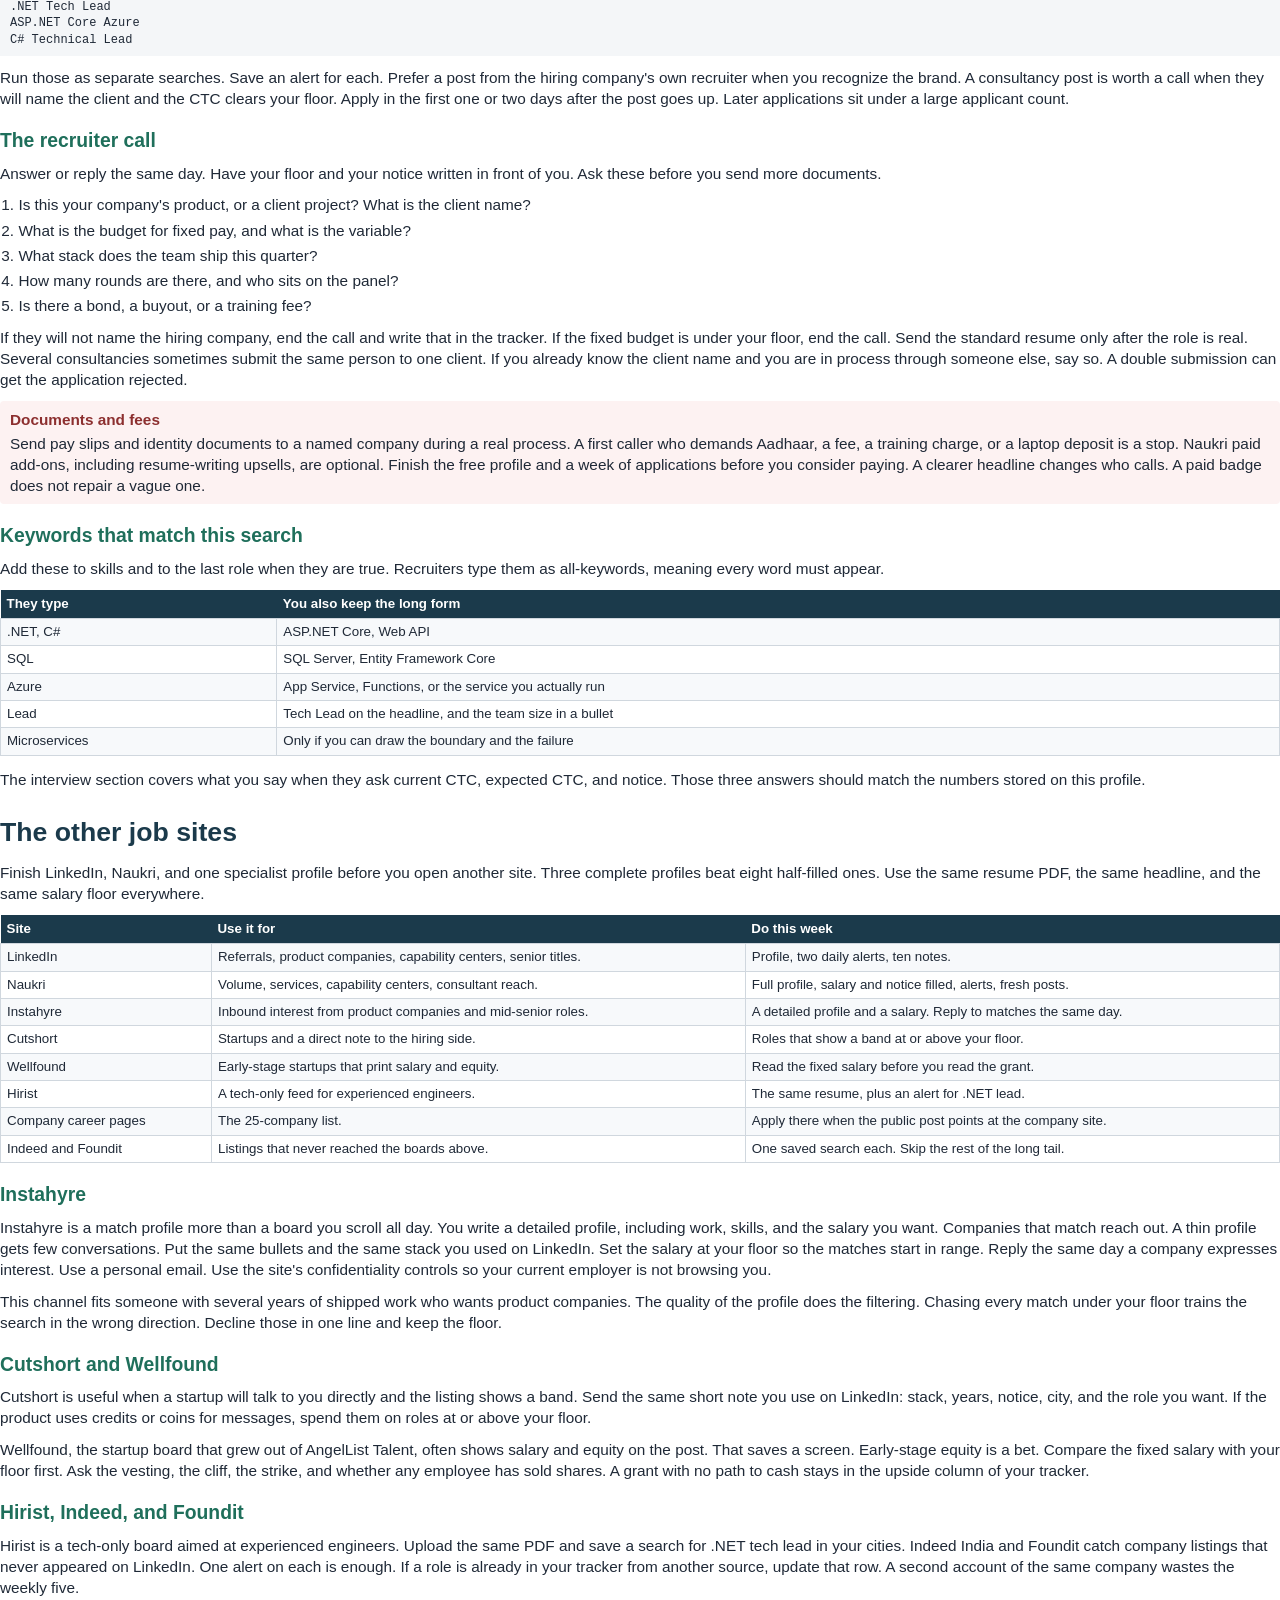
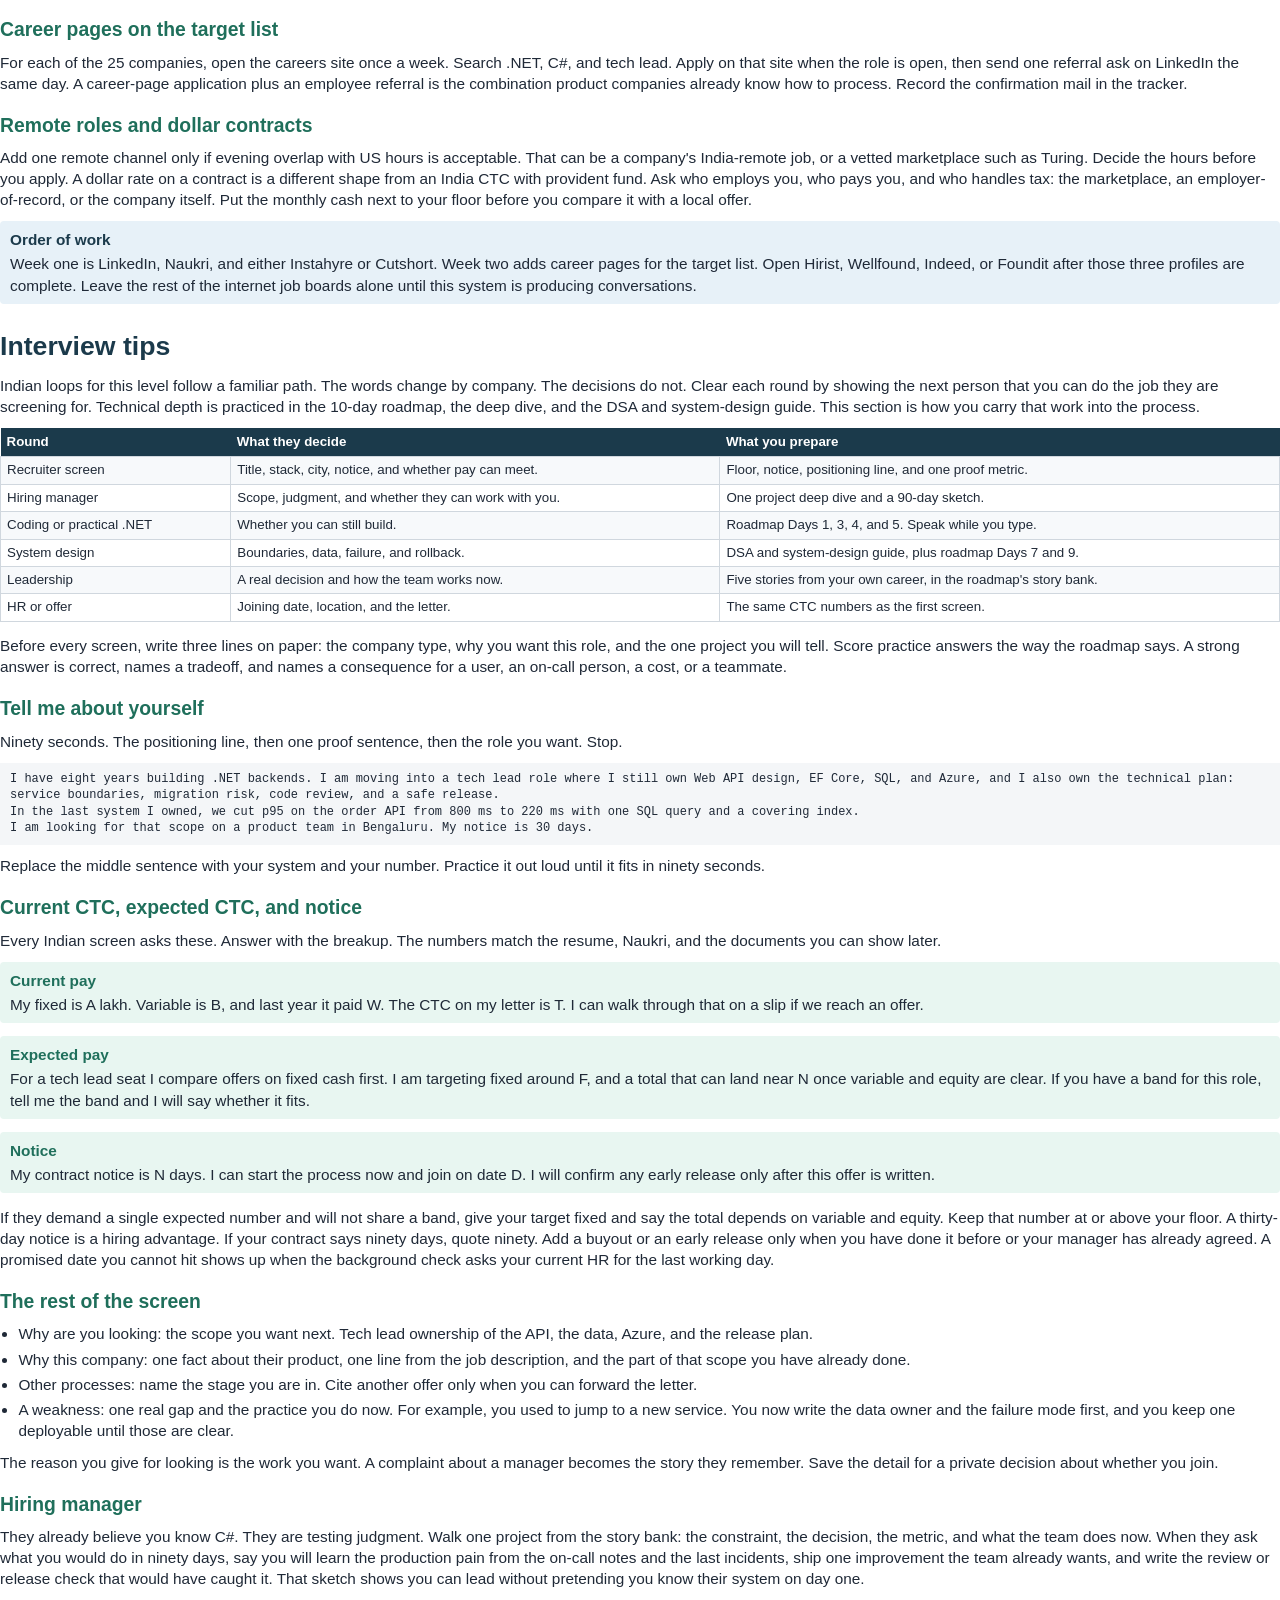
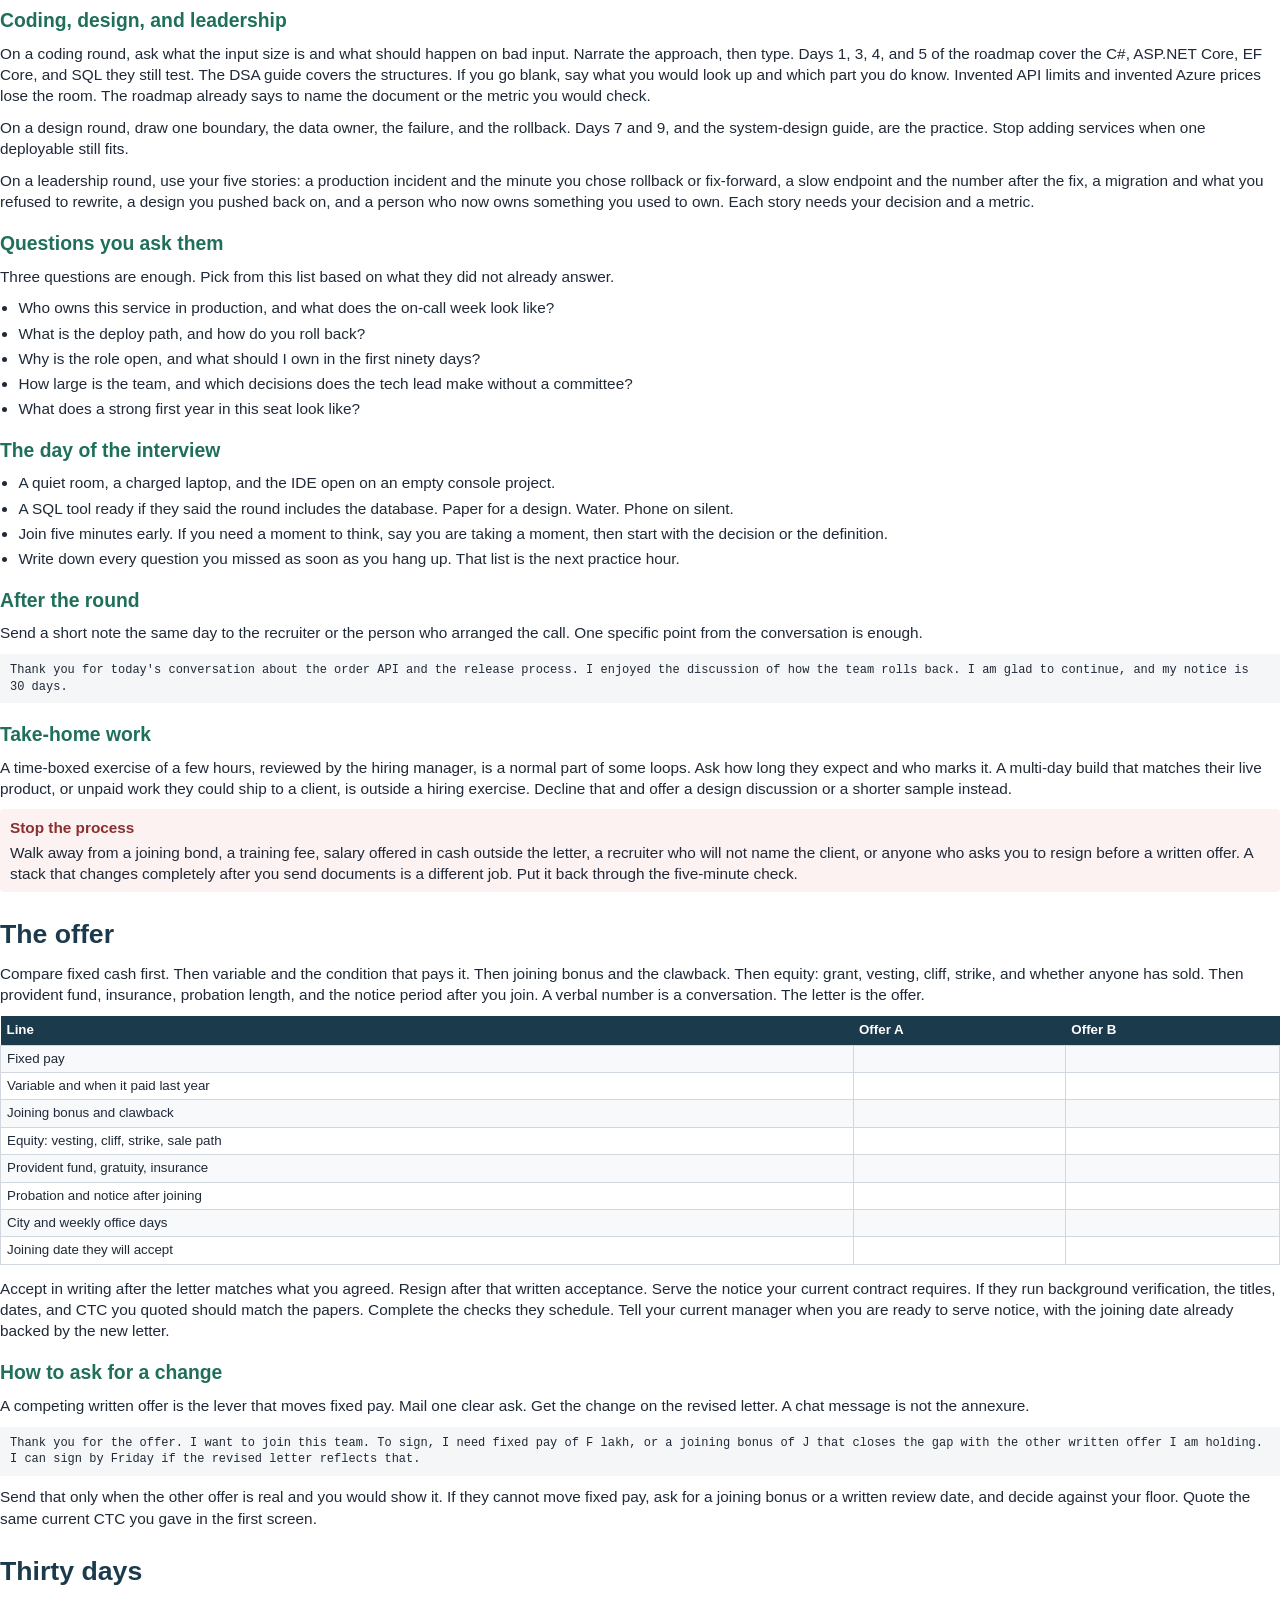
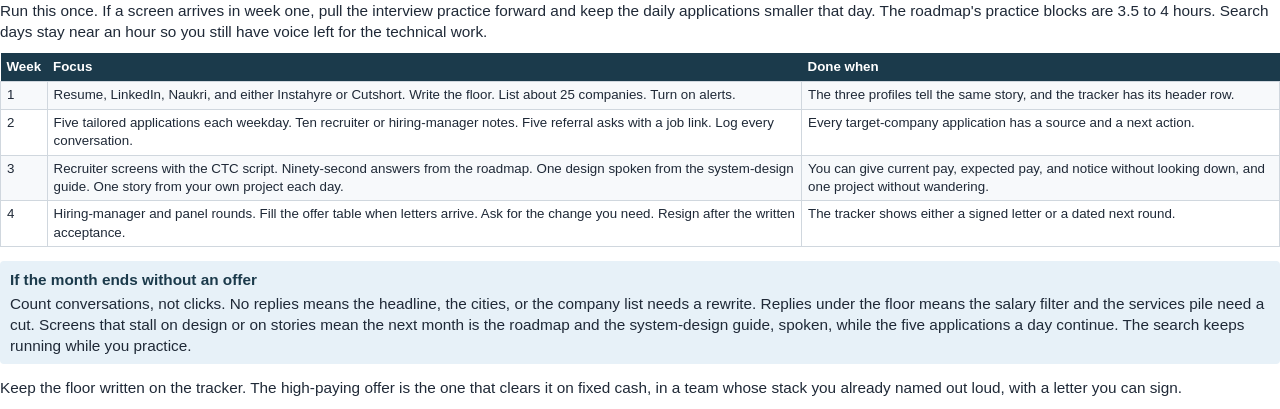
<file: India-High-Pay-Job-Search.html>
<!DOCTYPE html><html><head><meta charset='utf-8'><title>.NET Tech Lead — India High-Pay Job Search</title><style>
@page { size: letter; margin: 0.7in 0.72in 0.75in 0.72in; }
* { box-sizing: border-box; }
body { font-family: Calibri, "Segoe UI", sans-serif; color: #1f2937; font-size: 11.5pt; line-height: 1.38; margin: 0; }
h1 { color: #1b3a4b; font-size: 20pt; margin: 18pt 0 8pt; page-break-after: avoid; }
h2 { color: #1f6f5b; font-size: 14.5pt; margin: 14pt 0 6pt; page-break-after: avoid; }
h3 { color: #0b3d5c; font-size: 12.5pt; margin: 12pt 0 4pt; page-break-after: avoid; }
p { margin: 0 0 8pt; }
.center { text-align: center; }
.muted { color: #3d4a57; }
.kicker { letter-spacing: 0.12em; font-weight: 700; color: #3d4a57; }
ul, ol { margin: 0 0 8pt; padding-left: 1.2em; }
li { margin: 0 0 3pt; }
table.data { width: 100%; border-collapse: collapse; margin: 4pt 0 10pt; page-break-inside: avoid; }
table.data th { background: #1b3a4b; color: white; text-align: left; font-size: 10pt; padding: 5px 6px; }
table.data td { border: 1px solid #d0d7de; font-size: 10pt; padding: 4px 6px; vertical-align: top; }
table.data tr:nth-child(even) td { background: #f7f9fb; }
.callout { border-radius: 4px; padding: 8px 10px; margin: 6pt 0 10pt; page-break-inside: avoid; }
.callout .t { font-weight: 700; margin-bottom: 3px; }
.callout.note { background: #e7f1f8; }
.callout.note .t { color: #1b3a4b; }
.callout.lead { background: #e8f6f1; }
.callout.lead .t { color: #1f6f5b; }
.callout.warn { background: #fdf2f2; }
.callout.warn .t { color: #8c2f2f; }
.q { margin: 10pt 0 2pt; page-break-after: avoid; }
.q .n { color: #1f6f5b; font-weight: 700; }
.q .text { color: #0b3d5c; font-weight: 700; }
pre { background: #f4f6f8; padding: 8px 10px; font-family: Consolas, monospace; font-size: 9pt; white-space: pre-wrap; margin: 2pt 0 8pt; }
.break { page-break-before: always; }
</style></head><body><p class="center muted" style="font-size:12pt;font-weight:700">JOB SEARCH GUIDE</p><p class="center" style="font-size:28pt;font-weight:700">High-paying software jobs</p><p class="center" style="font-size:18pt;font-weight:700">India search, screens, and offers</p><p class="center muted" style="font-size:12pt">LinkedIn  ·  Naukri  ·  Instahyre  ·  Cutshort  ·  company career pages</p><p class="center" style="font-size:12pt;font-style:italic">For a developer with 8 years of .NET experience who wants a tech lead or senior engineer role.</p><p class="center muted" style="font-size:11pt">Prepared 31 October 2026. Pay bands below are public market ranges. Verify every number on the live posting and with someone who joined that company recently.</p><div class='callout note'><div class='t'>How to use this guide</div><div>Read the pay section once and write your floor before you open a job site. Then finish the profile, turn on two LinkedIn alerts and one Naukri alert, and run the weekly system. Use the interview section the day a recruiter calls. Technical practice stays in the 10-day roadmap, the deep dive, and the DSA and system-design guide. Reading postings without a floor fills the week with calls you will decline.</div></div><h1>What you are aiming at</h1><p>You have eight years of delivery on C#, ASP.NET Core, Entity Framework Core, SQL Server, and Azure. The high-paying seat is a tech lead or senior engineer who still designs the API and the data, and who can own a release. The same search steps work if the title on the posting is Senior Software Engineer or Staff Engineer and the scope is that seat.</p><div class='callout lead'><div class='t'>Positioning line</div><div>I have eight years building .NET backends. I am moving into a tech lead role where I still own Web API design, EF Core, SQL, and Azure App Service or Functions, and I also own the technical plan: service boundaries, migration risk, code review, and a safe release.</div></div><p>Say that line, then one proof sentence from your own project: the system, the decision, and the number after the change. The 10-day roadmap is where you practice the rest out loud.</p><h2>Which document to open</h2><table class='data'><tr><th>When</th><th>Open</th></tr><tr><td>You are choosing companies and sending applications</td><td>This guide</td></tr><tr><td>A recruiter booked a screen</td><td>This guide, interview section, plus the positioning line</td></tr><tr><td>You have a technical round this week</td><td>NET-Tech-Lead-10-Day-Interview-Roadmap, then the deep dive for the weak day</td></tr><tr><td>You have a design round</td><td>NET-DSA-and-System-Design, plus Day 7 and Day 9 of the roadmap</td></tr><tr><td>You are holding two written offers</td><td>This guide, offer section</td></tr></table><h2>What you will have on paper</h2><ol><li>A pay floor: minimum fixed, target total, cities, work mode, and the notice period you will quote.</li><li>A list of about 25 companies, mostly product and global capability centers, plus a few services firms only where the posted band clears the floor.</li><li>One resume, one LinkedIn profile, and one Naukri profile that tell the same story.</li><li>A tracker with company, source, date, contact, stack, stated band, round, and next action.</li><li>A 30-day calendar: profile, applications, screens, and offer comparison.</li></ol><div class='break'></div><h1>Where the pay comes from</h1><p>At eight years, the company type moves the offer more than another year of experience. An IT services grade and a global capability center grade can share the title Technical Lead and sit in different bands. Write the band you want before you talk to a recruiter, or the first number spoken on the call becomes the anchor.</p><div class='callout note'><div class='t'>Bands to verify, not bands to quote as fact</div><div>Public market write-ups in 2026 cluster like the table below for a hands-on technical lead in India. Services roles often sit from the high 20s into the low 40s LPA. Product companies and global capability centers commonly sit from the mid-40s into the mid-80s LPA, with a long tail above that at a few global firms. A single posting, AmbitionBox, and one person who joined that company in the last year beat any average. If a blog and a live offer disagree, trust the offer letter.</div></div><table class='data'><tr><th>Company type</th><th>What they pay for</th><th>Range to check on the posting</th></tr><tr><td>IT services or consulting</td><td>Grade, client billing, and tenure. Equity is rare.</td><td>High 20s to low 40s LPA total.</td></tr><tr><td>Funded product or scale-up</td><td>Ownership of a product surface, design, and delivery.</td><td>Mid-40s to mid-70s LPA, sometimes ESOP on top.</td></tr><tr><td>Global capability center</td><td>A global engineering band, production ownership, and compliance work.</td><td>Mid-50s to mid-80s LPA. Bonus or RSUs are common.</td></tr><tr><td>Fintech or BFSI product</td><td>Platform risk plus domain knowledge.</td><td>Often the top of the capability-center range. Read the fixed split.</td></tr></table><p>Bengaluru and Hyderabad have the deepest set of product and capability-center roles for this stack. Pune, Chennai, and Delhi NCR have real teams, and the posted band is sometimes lower. A remote-India role may pay the Bengaluru band or a city discount. The posting is the source.</p><h2>Read an offer as cash, not as one CTC number</h2><p>Indian offers fold several different payments into cost to company. Compare fixed cash first. Two offers with the same CTC can differ by a few lakhs a year in money that actually arrives.</p><table class='data'><tr><th>Line</th><th>What it is</th><th>What to ask</th></tr><tr><td>Fixed</td><td>Base pay, paid every month.</td><td>This is the number you compare across offers.</td></tr><tr><td>Variable</td><td>A bonus, often written as up to a percent of fixed.</td><td>What did this grade receive last year, and what is the condition?</td></tr><tr><td>Employer provident fund</td><td>Often counted inside CTC.</td><td>Subtract it when you estimate monthly cash.</td></tr><tr><td>Gratuity</td><td>Often counted inside CTC.</td><td>It follows the service rule, commonly five years.</td></tr><tr><td>Joining bonus</td><td>A one-time payment.</td><td>What is the clawback if you leave inside a year?</td></tr><tr><td>ESOP or RSU</td><td>Equity.</td><td>Grant size, vesting, cliff, strike price, and whether anyone has been able to sell.</td></tr><tr><td>In-hand</td><td>Cash after tax, provident fund, and professional tax.</td><td>Estimate it from fixed pay and the annexure, not from CTC divided by 12.</td></tr></table><p>Equity you cannot sell does not pay rent. A large ESOP grant at an early-stage company is a second bet on top of salary. Keep the fixed salary at or above your floor, then treat equity as upside. Ask when tax is due. The offer annexure and a payroll calculator answer the in-hand question for that letter.</p><h2>Write your floor before the first call</h2><p>Fill this on paper. Quote these numbers every time. Changing the expected number in a later round, with no new written offer, makes the process harder.</p><table class='data'><tr><th>Decision</th><th>Write yours</th></tr><tr><td>Minimum fixed I will accept</td><td></td></tr><tr><td>Target fixed</td><td></td></tr><tr><td>Target total CTC</td><td></td></tr><tr><td>Cities I will join</td><td>Bengaluru, Hyderabad, or the cities you will actually move to</td></tr><tr><td>Work mode</td><td>Hybrid, on-site, or remote India</td></tr><tr><td>Notice period on the contract</td><td>30, 60, or 90 days</td></tr><tr><td>Earliest realistic joining date</td><td>After notice, and after any buyout you have already confirmed</td></tr></table><div class='callout lead'><div class='t'>Floor rule</div><div>If the recruiter&#x27;s budget for fixed pay is under your minimum, thank them and close the conversation in that call. A week of rounds will not raise a budget they already stated.</div></div><h2>Build a list of about 25 companies</h2><p>Keep three piles. The first pile is global firms with an India engineering center whose job descriptions already say C#, ASP.NET Core, or .NET. Banks, insurers, healthcare, retail, and Microsoft-stack product teams show up here often. The second pile is product companies, Indian or global, whose posting names your stack. A careers page full of Java and Go is a weak bet for a C# lead. The third pile is services firms, and only the ones whose posted CTC clears your floor. A famous brand at 22 LPA is a different decision from a capability center inside your target band.</p><p>Check the stack in three places: the job description, the LinkedIn headlines of engineers on that team, and the title they are actually hiring. Add a company when at least two of the three match the work you want.</p><h2>The weekly system</h2><p>Five tailored applications on a weekday is a full search day. Each application uses the company name, the stack written in that job description, and a resume bullet that matches the work. Spend the same hour on people: recruiter notes and referral asks for those five companies. A saved search plus a referral from an engineer on the team is the path that reaches hiring managers at product companies.</p><ul><li>Monday: refresh alerts, add new posts from the last seven days to the tracker, and pick the five you will finish this week.</li><li>Tuesday and Wednesday: apply on the company career page when the post has one, and send the referral note the same day.</li><li>Thursday: Naukri and LinkedIn messages. Reply the same day to anyone who wrote first.</li><li>Friday: update the tracker, drop roles under your floor, and pick the practice topic from the roadmap for any screen already booked.</li></ul><p>Search work is about an hour on a weekday. Interview practice uses the roadmap&#x27;s longer blocks on the days you have a round. If a week of applications produces no replies, change the headline and the company list before you increase the number of clicks. If every reply is under your floor, raise the salary filter and point the headline at tech lead and product keywords.</p><h2>Tracker</h2><p>Keep one sheet. Copy this header. One row per company, updated the day anything happens.</p><pre>Company | Source | Date | Contact | Stack | Stated band | Round | Next action
Northwind Pay | LinkedIn referral | 2 Nov | Asha, engineering manager | ASP.NET Core, Azure SQL | Fixed 48, total 55 | Recruiter done | Hiring manager Thu 7 pm</pre><p>Source means LinkedIn, Naukri, Instahyre, a career page, or a named employee. Stated band means the number the recruiter said, split into fixed and variable when they told you. Next action is a date, not a feeling.</p><h2>Read a job description in five minutes</h2><ol><li>Employer, city, work mode, and the notice period they prefer.</li><li>The poster. If a consultancy posted it, the workplace is the client. Ask for the client name before you invest a round.</li><li>The core stack. Apply when you have C#, ASP.NET Core, SQL, and one cloud, even if you lack one tool on a long wish list.</li><li>Years. A range of 6 to 12 includes eight years. Apply.</li><li>The band, if they printed one. Compare it with your floor before you tailor the resume.</li></ol><p>Prioritize posts from the last seven days. A popular company can already be mid-process on a post older than two weeks. Apply if the stack matches, and send a note to a person on the team the same day.</p><div class='break'></div><h1>The profile recruiters search</h1><p>LinkedIn, Naukri, and a human recruiter all look for the same words: the title you want, C#, ASP.NET Core, SQL, Azure, and a number that proves you shipped. Put those words in the headline, the skills, the last two roles, and the resume file. A profile that says Software Engineer, and a resume that says Tech Lead, looks like two different people.</p><h2>Resume</h2><p>One page if the last two roles tell the story. Two pages if eight years of relevant work needs the second page. Export a text PDF from Word. The file name is Firstname-Lastname-Tech-Lead-NET.pdf. Single column. Standard headings: Summary, Skills, Work Experience, Education. Skip text boxes, icons, and a photo. Name, phone, email, city, and the LinkedIn URL are enough in the header. Family details and a full street address do not help a product or capability-center screen.</p><p>Summary, three lines: years, stack, domain, and one outcome. Skills, one block: only tools you can explain on a screen. If Kubernetes is listed, you can describe a deployment you ran. Work experience in reverse date order. Each role shows company, title, city, and dates, then three to five bullets. Education sits at the end.</p><div class='callout lead'><div class='t'>Bullet shape</div><div>Verb, system, what you changed, and the number after. Cut p95 on the order API from 800 ms to 220 ms by replacing an N+1 EF Core query with one SQL query and a covering index.</div></div><p>Other bullets that score: a migration with the date the old runtime was gone, a review rule the team still uses, a production rollback you chose, a person who now owns a service you used to own. The story bank in the roadmap is the source. Leave sample stories as structure. Write your own systems and your own numbers.</p><h3>Headline you can paste</h3><pre>Tech Lead | C# ASP.NET Core | Azure SQL Server | 8 years</pre><p>Use that pattern on the resume header, the LinkedIn headline, and the Naukri resume headline. Swap in the domain if the target list is mostly one industry, for example fintech or healthcare, and only if you have shipped in it.</p><h2>Skills to list when you have done the work</h2><p>Recruiters search the words written in job descriptions. ASP.NET Core and .NET are both searched. Web API and REST are both searched. Use the name you have earned, spelled the way the posting spells it.</p><ul><li>C#, .NET, ASP.NET Core, Web API, Entity Framework Core</li><li>SQL Server, T-SQL, Azure, Azure App Service, Azure Functions</li><li>Microservices, REST, Git, CI/CD, system design, code review</li><li>Add Docker, Kubernetes, Service Bus, or Microsoft Entra ID only where you can defend them</li></ul><p>Fifteen to thirty skills is enough on Naukri. A list of every tool you opened once pushes the real ones down. Match the list to two or three tech-lead job descriptions you would accept, then delete the rest.</p><h2>LinkedIn About, first three lines</h2><p>Only the first lines show before someone clicks See more. Put the search words there.</p><pre>Tech lead with 8 years on C#, ASP.NET Core, EF Core, SQL Server, and Azure.
I design the API and the data, and I own the release plan, review quality, and migration risk.
Looking for a tech lead or senior engineer role in Bengaluru or Hyderabad. Notice period 30 days.</pre><p>Replace the cities and the notice with yours. The experience section uses the same bullets as the resume. Dates match the resume. A gap or a contract role is written the way it happened. Background verification later checks titles, dates, and compensation against the letter, the pay slips, and Form 16.</p><h2>What you leave off</h2><ul><li>A public Open to Work photo frame while you are employed. Use the recruiter-only setting, described in the LinkedIn section.</li><li>Client names, revenue figures, or architecture you are not allowed to share. Describe the system class and the metric you are allowed to share.</li><li>A second headline for a different career. One search, one story: .NET tech lead.</li></ul><div class='callout warn'><div class='t'>Numbers you can show</div><div>Quote the current CTC you can point to on an offer letter, pay slips, or Form 16. Inflating current pay is a common reason an offer is withdrawn during background verification.</div></div><div class='break'></div><h1>LinkedIn</h1><p>LinkedIn is the referral channel and the place global capability centers and product companies post senior roles. The Jobs tab is the feed. The hire happens when a recruiter or an engineer at the company opens your profile, or when an employee submits you. Build the profile, save two searches, and spend most of the hour on people.</p><h2>Open to work, recruiters only</h2><p>On your profile, open the Open to control and choose finding a new job. Set visibility to recruiters only. Add titles: Tech Lead, Technical Lead, Senior Software Engineer, Staff Software Engineer. Add the cities you will join, full-time, and a start date that matches your notice. Leave the public photo frame off while you are employed. Recruiters with a LinkedIn Recruiter seat can still find the private signal. Your coworkers will not see a green banner on your photo.</p><h2>Two searches to save</h2><p>Open Jobs. Paste one query into the keyword box. Set the location to a city you will join, or run a second pass with India and Remote. Set Date posted to Past week. Set Experience level to Mid-Senior. Some lead roles are tagged Director, so check that filter once a week as well. Set the workplace type to hybrid, on-site, or remote to match your floor. Sort by most recent. For the first pass, leave the Easy Apply filter off so you see posts that name a team and link to a career page.</p><h3>Tech lead query</h3><pre>(&quot;Tech Lead&quot; OR &quot;Technical Lead&quot; OR &quot;Engineering Lead&quot; OR &quot;Staff Engineer&quot;) AND (&quot;.NET&quot; OR &quot;C#&quot; OR &quot;ASP.NET&quot;) AND (Azure OR &quot;SQL Server&quot;)</pre><h3>Senior engineer query</h3><p>Use this when the company pays lead money under a senior title.</p><pre>(&quot;Senior Software Engineer&quot; OR &quot;Senior Engineer&quot; OR &quot;Staff Engineer&quot;) AND (&quot;.NET&quot; OR &quot;C#&quot;) AND (Azure OR &quot;ASP.NET Core&quot;)</pre><p>Save both searches and turn the alert on, daily. When the mail arrives, add the matches that clear your floor to the tracker the same day. A keyword search also works as plain text if the boolean form returns nothing: .NET Tech Lead Azure, then ASP.NET Core Senior Engineer.</p><h2>What to do with one posting</h2><ol><li>Read the description with the five-minute check in the pay section. Stop if the band or the city misses your floor.</li><li>Find the hiring company. Open People at that company. Filter to engineering, or to a title that contains recruiter or talent acquisition.</li><li>Apply on the company career page when the post links to one. LinkedIn Easy Apply is the path when you cannot find an employee and there is no career-page link.</li><li>Ask one engineer for a referral the same day, with the message below. A referral while the post is in its first week reaches the manager with the application.</li></ol><h2>Notes you can send</h2><p>A free connection note is short, about 200 characters. Use the person&#x27;s name. State stack, notice, and city. Skip a life story.</p><pre>Hi Asha, I have 8 years in C#, ASP.NET Core, EF Core, and Azure. I am looking for a tech lead role. Notice is 30 days, Bengaluru hybrid. Happy to talk if you are hiring.</pre><p>Referral ask, after they accept or if you already know them. Attach the job link yourself. Give them three lines they can paste.</p><pre>I am applying for the .NET Tech Lead role (link). Three lines you can forward: 8 years on ASP.NET Core and Azure; I led a SQL change that cut p95 from 800 ms to 220 ms; I can join in 30 days. If you are comfortable referring me, I will send the resume.</pre><p>Replace the metric with yours. Send the resume as the same PDF you uploaded everywhere else. If they do not reply in a week, leave it. One follow-up is enough. Move to the next person on the list.</p><h2>Who to message</h2><ul><li>A recruiter or talent partner whose current company is the hiring company, and whose posts mention engineering.</li><li>An engineering manager on the stack you want. This is the strongest referral when they reply.</li><li>An engineer you studied or worked with. A specific job link makes the ask easy to forward.</li><li>Alumni filters help when you share a college or a past employer. Mention that in the first line.</li></ul><p>Ten new notes a week, plus replies the same day, is enough alongside five applications. Connect with people you can speak to about a real role. A large connection count with no conversations does not change who calls you.</p><h2>Profile details that help this search</h2><ul><li>Headline and About from the profile section. Featured can hold the resume PDF. Skip confidential design documents.</li><li>Experience bullets match the resume, including months and years.</li><li>Skills: pin ASP.NET Core, C#, Azure, SQL, and technical leadership. Colleagues can endorse later. The words matter more than the endorsement count.</li><li>Open to work preferences match the titles in your saved searches, so recruiter search and your own search point at the same seat.</li></ul><div class='callout note'><div class='t'>When a recruiter messages you</div><div>Reply the same day with three facts: the title you want, your notice, and your city. Ask for the job description, the band, and whether the team is their own product or a client. Take the screen when the band can clear your floor. The interview section has the words for current CTC, expected CTC, and notice.</div></div><div class='break'></div><h1>Naukri</h1><p>Naukri is the high-volume board. Services firms, capability centers, and consultancies search it every day. You get a call in two ways: you apply to a posted job, or a recruiter finds your profile in their resume database and writes or calls. The second path is where a complete profile matters. Recruiters filter by keywords, years of experience, city, current or expected salary, notice period, and how recently the profile was modified. Miss one filter and you are absent from that search.</p><h2>Fill the fields they filter on</h2><p>Open your profile and finish these. The resume file, the headline, and the employment text should match the LinkedIn story word for word on the stack and the metrics.</p><ul><li>Resume headline: Tech Lead | C# ASP.NET Core | Azure SQL Server | 8 years.</li><li>Key skills: 15 to 30 skills from the profile section, copied from tech-lead job descriptions you would accept. Spell ASP.NET Core, C#, and SQL Server the way those posts spell them.</li><li>Summary: the same three lines as LinkedIn About, plus whether a notice buyout is realistic.</li><li>Employment: the same companies, titles, dates, and bullets as the resume.</li><li>Current salary: the real CTC. Expected salary: the lowest total you will actually discuss. A higher expected salary hides you from searches capped under that figure. A lower one fills the phone with roles under your floor. Explain the fixed and variable split on the call.</li><li>Notice period: the real number of days. Preferred work location: only cities you will join.</li><li>Attach the text PDF resume. A profile with no file looks unfinished to the person scanning results.</li><li>Set the profile visible to recruiters. Block your current employer so their recruiters do not open you.</li></ul><p>Recruiter search can require all keywords, any keyword, or an exclude list. Synonyms do not save you. If they search ASP.NET Core and your profile only says web development, you do not appear. Put the precise tool names on the headline, the key skills, and the most recent role.</p><h2>Stay in the recently modified filter</h2><p>Recruiters prefer profiles that were updated recently, because a profile last touched eight months ago is often not looking. Make one true edit on weekday mornings: a metric you can now state, a skill reordered to match the roles you want this week, or the notice line. Save. Then apply. A fake keystroke is unnecessary when the resume is still gaining real bullets from the story bank.</p><h2>How to search jobs</h2><p>Use the keyword box with a title and the stack. Set experience so eight years sits inside the range, for example 6 to 12. Set location to your cities. Set a minimum salary at your floor so mass postings under that number drop out. Sort by date. Read Last 1 day and Last 3 days first, then Last 7 days.</p><pre>.NET Tech Lead
ASP.NET Core Azure
C# Technical Lead</pre><p>Run those as separate searches. Save an alert for each. Prefer a post from the hiring company&#x27;s own recruiter when you recognize the brand. A consultancy post is worth a call when they will name the client and the CTC clears your floor. Apply in the first one or two days after the post goes up. Later applications sit under a large applicant count.</p><h2>The recruiter call</h2><p>Answer or reply the same day. Have your floor and your notice written in front of you. Ask these before you send more documents.</p><ol><li>Is this your company&#x27;s product, or a client project? What is the client name?</li><li>What is the budget for fixed pay, and what is the variable?</li><li>What stack does the team ship this quarter?</li><li>How many rounds are there, and who sits on the panel?</li><li>Is there a bond, a buyout, or a training fee?</li></ol><p>If they will not name the hiring company, end the call and write that in the tracker. If the fixed budget is under your floor, end the call. Send the standard resume only after the role is real. Several consultancies sometimes submit the same person to one client. If you already know the client name and you are in process through someone else, say so. A double submission can get the application rejected.</p><div class='callout warn'><div class='t'>Documents and fees</div><div>Send pay slips and identity documents to a named company during a real process. A first caller who demands Aadhaar, a fee, a training charge, or a laptop deposit is a stop. Naukri paid add-ons, including resume-writing upsells, are optional. Finish the free profile and a week of applications before you consider paying. A clearer headline changes who calls. A paid badge does not repair a vague one.</div></div><h2>Keywords that match this search</h2><p>Add these to skills and to the last role when they are true. Recruiters type them as all-keywords, meaning every word must appear.</p><table class='data'><tr><th>They type</th><th>You also keep the long form</th></tr><tr><td>.NET, C#</td><td>ASP.NET Core, Web API</td></tr><tr><td>SQL</td><td>SQL Server, Entity Framework Core</td></tr><tr><td>Azure</td><td>App Service, Functions, or the service you actually run</td></tr><tr><td>Lead</td><td>Tech Lead on the headline, and the team size in a bullet</td></tr><tr><td>Microservices</td><td>Only if you can draw the boundary and the failure</td></tr></table><p>The interview section covers what you say when they ask current CTC, expected CTC, and notice. Those three answers should match the numbers stored on this profile.</p><div class='break'></div><h1>The other job sites</h1><p>Finish LinkedIn, Naukri, and one specialist profile before you open another site. Three complete profiles beat eight half-filled ones. Use the same resume PDF, the same headline, and the same salary floor everywhere.</p><table class='data'><tr><th>Site</th><th>Use it for</th><th>Do this week</th></tr><tr><td>LinkedIn</td><td>Referrals, product companies, capability centers, senior titles.</td><td>Profile, two daily alerts, ten notes.</td></tr><tr><td>Naukri</td><td>Volume, services, capability centers, consultant reach.</td><td>Full profile, salary and notice filled, alerts, fresh posts.</td></tr><tr><td>Instahyre</td><td>Inbound interest from product companies and mid-senior roles.</td><td>A detailed profile and a salary. Reply to matches the same day.</td></tr><tr><td>Cutshort</td><td>Startups and a direct note to the hiring side.</td><td>Roles that show a band at or above your floor.</td></tr><tr><td>Wellfound</td><td>Early-stage startups that print salary and equity.</td><td>Read the fixed salary before you read the grant.</td></tr><tr><td>Hirist</td><td>A tech-only feed for experienced engineers.</td><td>The same resume, plus an alert for .NET lead.</td></tr><tr><td>Company career pages</td><td>The 25-company list.</td><td>Apply there when the public post points at the company site.</td></tr><tr><td>Indeed and Foundit</td><td>Listings that never reached the boards above.</td><td>One saved search each. Skip the rest of the long tail.</td></tr></table><h2>Instahyre</h2><p>Instahyre is a match profile more than a board you scroll all day. You write a detailed profile, including work, skills, and the salary you want. Companies that match reach out. A thin profile gets few conversations. Put the same bullets and the same stack you used on LinkedIn. Set the salary at your floor so the matches start in range. Reply the same day a company expresses interest. Use a personal email. Use the site&#x27;s confidentiality controls so your current employer is not browsing you.</p><p>This channel fits someone with several years of shipped work who wants product companies. The quality of the profile does the filtering. Chasing every match under your floor trains the search in the wrong direction. Decline those in one line and keep the floor.</p><h2>Cutshort and Wellfound</h2><p>Cutshort is useful when a startup will talk to you directly and the listing shows a band. Send the same short note you use on LinkedIn: stack, years, notice, city, and the role you want. If the product uses credits or coins for messages, spend them on roles at or above your floor.</p><p>Wellfound, the startup board that grew out of AngelList Talent, often shows salary and equity on the post. That saves a screen. Early-stage equity is a bet. Compare the fixed salary with your floor first. Ask the vesting, the cliff, the strike, and whether any employee has sold shares. A grant with no path to cash stays in the upside column of your tracker.</p><h2>Hirist, Indeed, and Foundit</h2><p>Hirist is a tech-only board aimed at experienced engineers. Upload the same PDF and save a search for .NET tech lead in your cities. Indeed India and Foundit catch company listings that never appeared on LinkedIn. One alert on each is enough. If a role is already in your tracker from another source, update that row. A second account of the same company wastes the weekly five.</p><h2>Career pages on the target list</h2><p>For each of the 25 companies, open the careers site once a week. Search .NET, C#, and tech lead. Apply on that site when the role is open, then send one referral ask on LinkedIn the same day. A career-page application plus an employee referral is the combination product companies already know how to process. Record the confirmation mail in the tracker.</p><h2>Remote roles and dollar contracts</h2><p>Add one remote channel only if evening overlap with US hours is acceptable. That can be a company&#x27;s India-remote job, or a vetted marketplace such as Turing. Decide the hours before you apply. A dollar rate on a contract is a different shape from an India CTC with provident fund. Ask who employs you, who pays you, and who handles tax: the marketplace, an employer-of-record, or the company itself. Put the monthly cash next to your floor before you compare it with a local offer.</p><div class='callout note'><div class='t'>Order of work</div><div>Week one is LinkedIn, Naukri, and either Instahyre or Cutshort. Week two adds career pages for the target list. Open Hirist, Wellfound, Indeed, or Foundit after those three profiles are complete. Leave the rest of the internet job boards alone until this system is producing conversations.</div></div><div class='break'></div><h1>Interview tips</h1><p>Indian loops for this level follow a familiar path. The words change by company. The decisions do not. Clear each round by showing the next person that you can do the job they are screening for. Technical depth is practiced in the 10-day roadmap, the deep dive, and the DSA and system-design guide. This section is how you carry that work into the process.</p><table class='data'><tr><th>Round</th><th>What they decide</th><th>What you prepare</th></tr><tr><td>Recruiter screen</td><td>Title, stack, city, notice, and whether pay can meet.</td><td>Floor, notice, positioning line, and one proof metric.</td></tr><tr><td>Hiring manager</td><td>Scope, judgment, and whether they can work with you.</td><td>One project deep dive and a 90-day sketch.</td></tr><tr><td>Coding or practical .NET</td><td>Whether you can still build.</td><td>Roadmap Days 1, 3, 4, and 5. Speak while you type.</td></tr><tr><td>System design</td><td>Boundaries, data, failure, and rollback.</td><td>DSA and system-design guide, plus roadmap Days 7 and 9.</td></tr><tr><td>Leadership</td><td>A real decision and how the team works now.</td><td>Five stories from your own career, in the roadmap&#x27;s story bank.</td></tr><tr><td>HR or offer</td><td>Joining date, location, and the letter.</td><td>The same CTC numbers as the first screen.</td></tr></table><p>Before every screen, write three lines on paper: the company type, why you want this role, and the one project you will tell. Score practice answers the way the roadmap says. A strong answer is correct, names a tradeoff, and names a consequence for a user, an on-call person, a cost, or a teammate.</p><h2>Tell me about yourself</h2><p>Ninety seconds. The positioning line, then one proof sentence, then the role you want. Stop.</p><pre>I have eight years building .NET backends. I am moving into a tech lead role where I still own Web API design, EF Core, SQL, and Azure, and I also own the technical plan: service boundaries, migration risk, code review, and a safe release.
In the last system I owned, we cut p95 on the order API from 800 ms to 220 ms with one SQL query and a covering index.
I am looking for that scope on a product team in Bengaluru. My notice is 30 days.</pre><p>Replace the middle sentence with your system and your number. Practice it out loud until it fits in ninety seconds.</p><h2>Current CTC, expected CTC, and notice</h2><p>Every Indian screen asks these. Answer with the breakup. The numbers match the resume, Naukri, and the documents you can show later.</p><div class='callout lead'><div class='t'>Current pay</div><div>My fixed is A lakh. Variable is B, and last year it paid W. The CTC on my letter is T. I can walk through that on a slip if we reach an offer.</div></div><div class='callout lead'><div class='t'>Expected pay</div><div>For a tech lead seat I compare offers on fixed cash first. I am targeting fixed around F, and a total that can land near N once variable and equity are clear. If you have a band for this role, tell me the band and I will say whether it fits.</div></div><div class='callout lead'><div class='t'>Notice</div><div>My contract notice is N days. I can start the process now and join on date D. I will confirm any early release only after this offer is written.</div></div><p>If they demand a single expected number and will not share a band, give your target fixed and say the total depends on variable and equity. Keep that number at or above your floor. A thirty-day notice is a hiring advantage. If your contract says ninety days, quote ninety. Add a buyout or an early release only when you have done it before or your manager has already agreed. A promised date you cannot hit shows up when the background check asks your current HR for the last working day.</p><h2>The rest of the screen</h2><ul><li>Why are you looking: the scope you want next. Tech lead ownership of the API, the data, Azure, and the release plan.</li><li>Why this company: one fact about their product, one line from the job description, and the part of that scope you have already done.</li><li>Other processes: name the stage you are in. Cite another offer only when you can forward the letter.</li><li>A weakness: one real gap and the practice you do now. For example, you used to jump to a new service. You now write the data owner and the failure mode first, and you keep one deployable until those are clear.</li></ul><p>The reason you give for looking is the work you want. A complaint about a manager becomes the story they remember. Save the detail for a private decision about whether you join.</p><h2>Hiring manager</h2><p>They already believe you know C#. They are testing judgment. Walk one project from the story bank: the constraint, the decision, the metric, and what the team does now. When they ask what you would do in ninety days, say you will learn the production pain from the on-call notes and the last incidents, ship one improvement the team already wants, and write the review or release check that would have caught it. That sketch shows you can lead without pretending you know their system on day one.</p><h2>Coding, design, and leadership</h2><p>On a coding round, ask what the input size is and what should happen on bad input. Narrate the approach, then type. Days 1, 3, 4, and 5 of the roadmap cover the C#, ASP.NET Core, EF Core, and SQL they still test. The DSA guide covers the structures. If you go blank, say what you would look up and which part you do know. Invented API limits and invented Azure prices lose the room. The roadmap already says to name the document or the metric you would check.</p><p>On a design round, draw one boundary, the data owner, the failure, and the rollback. Days 7 and 9, and the system-design guide, are the practice. Stop adding services when one deployable still fits.</p><p>On a leadership round, use your five stories: a production incident and the minute you chose rollback or fix-forward, a slow endpoint and the number after the fix, a migration and what you refused to rewrite, a design you pushed back on, and a person who now owns something you used to own. Each story needs your decision and a metric.</p><h2>Questions you ask them</h2><p>Three questions are enough. Pick from this list based on what they did not already answer.</p><ul><li>Who owns this service in production, and what does the on-call week look like?</li><li>What is the deploy path, and how do you roll back?</li><li>Why is the role open, and what should I own in the first ninety days?</li><li>How large is the team, and which decisions does the tech lead make without a committee?</li><li>What does a strong first year in this seat look like?</li></ul><h2>The day of the interview</h2><ul><li>A quiet room, a charged laptop, and the IDE open on an empty console project.</li><li>A SQL tool ready if they said the round includes the database. Paper for a design. Water. Phone on silent.</li><li>Join five minutes early. If you need a moment to think, say you are taking a moment, then start with the decision or the definition.</li><li>Write down every question you missed as soon as you hang up. That list is the next practice hour.</li></ul><h2>After the round</h2><p>Send a short note the same day to the recruiter or the person who arranged the call. One specific point from the conversation is enough.</p><pre>Thank you for today&#x27;s conversation about the order API and the release process. I enjoyed the discussion of how the team rolls back. I am glad to continue, and my notice is 30 days.</pre><h2>Take-home work</h2><p>A time-boxed exercise of a few hours, reviewed by the hiring manager, is a normal part of some loops. Ask how long they expect and who marks it. A multi-day build that matches their live product, or unpaid work they could ship to a client, is outside a hiring exercise. Decline that and offer a design discussion or a shorter sample instead.</p><div class='callout warn'><div class='t'>Stop the process</div><div>Walk away from a joining bond, a training fee, salary offered in cash outside the letter, a recruiter who will not name the client, or anyone who asks you to resign before a written offer. A stack that changes completely after you send documents is a different job. Put it back through the five-minute check.</div></div><div class='break'></div><h1>The offer</h1><p>Compare fixed cash first. Then variable and the condition that pays it. Then joining bonus and the clawback. Then equity: grant, vesting, cliff, strike, and whether anyone has sold. Then provident fund, insurance, probation length, and the notice period after you join. A verbal number is a conversation. The letter is the offer.</p><table class='data'><tr><th>Line</th><th>Offer A</th><th>Offer B</th></tr><tr><td>Fixed pay</td><td></td><td></td></tr><tr><td>Variable and when it paid last year</td><td></td><td></td></tr><tr><td>Joining bonus and clawback</td><td></td><td></td></tr><tr><td>Equity: vesting, cliff, strike, sale path</td><td></td><td></td></tr><tr><td>Provident fund, gratuity, insurance</td><td></td><td></td></tr><tr><td>Probation and notice after joining</td><td></td><td></td></tr><tr><td>City and weekly office days</td><td></td><td></td></tr><tr><td>Joining date they will accept</td><td></td><td></td></tr></table><p>Accept in writing after the letter matches what you agreed. Resign after that written acceptance. Serve the notice your current contract requires. If they run background verification, the titles, dates, and CTC you quoted should match the papers. Complete the checks they schedule. Tell your current manager when you are ready to serve notice, with the joining date already backed by the new letter.</p><h2>How to ask for a change</h2><p>A competing written offer is the lever that moves fixed pay. Mail one clear ask. Get the change on the revised letter. A chat message is not the annexure.</p><pre>Thank you for the offer. I want to join this team. To sign, I need fixed pay of F lakh, or a joining bonus of J that closes the gap with the other written offer I am holding. I can sign by Friday if the revised letter reflects that.</pre><p>Send that only when the other offer is real and you would show it. If they cannot move fixed pay, ask for a joining bonus or a written review date, and decide against your floor. Quote the same current CTC you gave in the first screen.</p><div class='break'></div><h1>Thirty days</h1><p>Run this once. If a screen arrives in week one, pull the interview practice forward and keep the daily applications smaller that day. The roadmap&#x27;s practice blocks are 3.5 to 4 hours. Search days stay near an hour so you still have voice left for the technical work.</p><table class='data'><tr><th>Week</th><th>Focus</th><th>Done when</th></tr><tr><td>1</td><td>Resume, LinkedIn, Naukri, and either Instahyre or Cutshort. Write the floor. List about 25 companies. Turn on alerts.</td><td>The three profiles tell the same story, and the tracker has its header row.</td></tr><tr><td>2</td><td>Five tailored applications each weekday. Ten recruiter or hiring-manager notes. Five referral asks with a job link. Log every conversation.</td><td>Every target-company application has a source and a next action.</td></tr><tr><td>3</td><td>Recruiter screens with the CTC script. Ninety-second answers from the roadmap. One design spoken from the system-design guide. One story from your own project each day.</td><td>You can give current pay, expected pay, and notice without looking down, and one project without wandering.</td></tr><tr><td>4</td><td>Hiring-manager and panel rounds. Fill the offer table when letters arrive. Ask for the change you need. Resign after the written acceptance.</td><td>The tracker shows either a signed letter or a dated next round.</td></tr></table><div class='callout note'><div class='t'>If the month ends without an offer</div><div>Count conversations, not clicks. No replies means the headline, the cities, or the company list needs a rewrite. Replies under the floor means the salary filter and the services pile need a cut. Screens that stall on design or on stories mean the next month is the roadmap and the system-design guide, spoken, while the five applications a day continue. The search keeps running while you practice.</div></div><p>Keep the floor written on the tracker. The high-paying offer is the one that clears it on fixed cash, in a team whose stack you already named out loud, with a letter you can sign.</p></body></html>
</file>
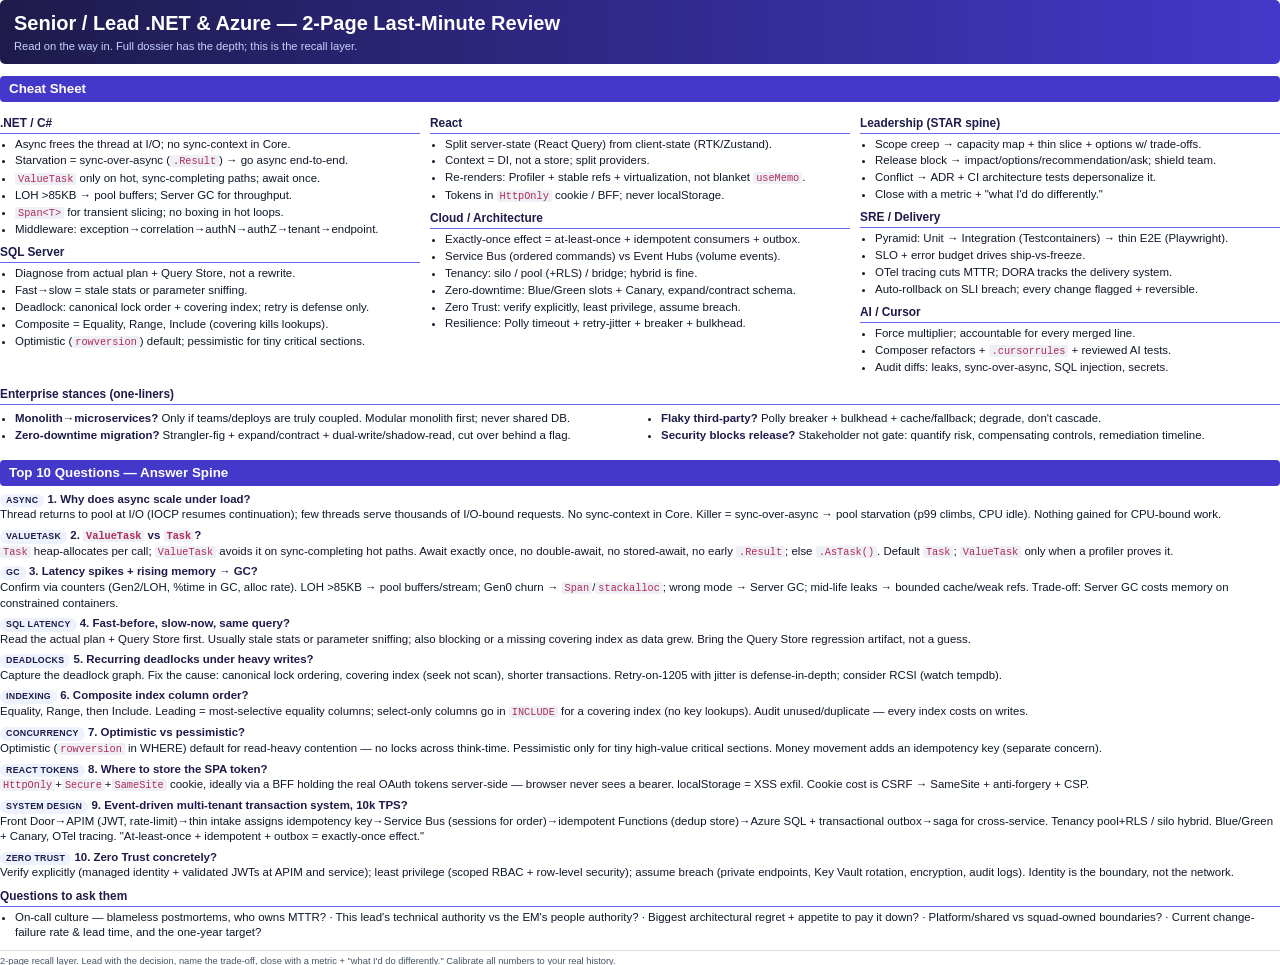
<file: interview_prep_condensed.html>
<!DOCTYPE html>
<html lang="en">
<head>
<meta charset="UTF-8" />
<title>Interview Prep &mdash; 2-Page Last-Minute Review</title>
<style>
  :root { --ink:#0f172a; --muted:#475569; --accent:#4338ca; --accent-dark:#1e1b4b; --accent-soft:#6366f1; --line:#d7dce5; --chip:#eef2ff; --teal:#0f766e; }
  * { box-sizing:border-box; }
  html { -webkit-print-color-adjust:exact; print-color-adjust:exact; }
  body { font-family:"Segoe UI",Calibri,Arial,sans-serif; color:var(--ink); line-height:1.34; font-size:8.6pt; margin:0; }
  code { font-family:"Cascadia Code",Consolas,monospace; background:#eef0f5; color:#b02a5b; padding:0 3px; border-radius:2px; font-size:7.7pt; }
  .banner { background:linear-gradient(90deg,var(--accent-dark),var(--accent)); color:#fff; padding:10px 14px; border-radius:5px; margin-bottom:10px; }
  .banner h1 { font-size:15pt; margin:0; }
  .banner p { margin:2px 0 0; font-size:8.4pt; color:#c7d2fe; }
  h2 { font-size:10pt; color:#fff; background:var(--accent); padding:4px 9px; border-radius:4px; margin:12px 0 6px; }
  h3 { font-size:8.9pt; color:var(--accent-dark); margin:8px 0 2px; border-bottom:1px solid var(--accent-soft); padding-bottom:1px; }
  ul { margin:3px 0; padding-left:15px; }
  li { margin:1.5px 0; }
  .grid2 { display:grid; grid-template-columns:1fr 1fr; gap:12px; }
  .grid3 { display:grid; grid-template-columns:1fr 1fr 1fr; gap:10px; }
  strong { color:var(--accent-dark); }
  .q { font-weight:700; color:var(--accent-dark); }
  .qa { margin:5px 0; page-break-inside:avoid; }
  .page2 { page-break-before:always; }
  .tag { display:inline-block; background:var(--chip); color:var(--accent-dark); font-size:6.6pt; font-weight:700; text-transform:uppercase; letter-spacing:.3px; padding:1px 6px; border-radius:8px; }
  .foot { margin-top:10px; border-top:1px solid var(--line); padding-top:4px; font-size:7pt; color:var(--muted); }
  @page { size:A4; margin:11mm 10mm; }
</style>
</head>
<body>

<!-- PAGE 1 -->
<div class="banner">
  <h1>Senior / Lead .NET &amp; Azure &mdash; 2-Page Last-Minute Review</h1>
  <p>Read on the way in. Full dossier has the depth; this is the recall layer.</p>
</div>

<h2>Cheat Sheet</h2>
<div class="grid3">
  <div>
    <h3>.NET / C#</h3>
    <ul>
      <li>Async frees the thread at I/O; no sync-context in Core.</li>
      <li>Starvation = sync-over-async (<code>.Result</code>) &rarr; go async end-to-end.</li>
      <li><code>ValueTask</code> only on hot, sync-completing paths; await once.</li>
      <li>LOH &gt;85KB &rarr; pool buffers; Server GC for throughput.</li>
      <li><code>Span&lt;T&gt;</code> for transient slicing; no boxing in hot loops.</li>
      <li>Middleware: exception&rarr;correlation&rarr;authN&rarr;authZ&rarr;tenant&rarr;endpoint.</li>
    </ul>
    <h3>SQL Server</h3>
    <ul>
      <li>Diagnose from actual plan + Query Store, not a rewrite.</li>
      <li>Fast&rarr;slow = stale stats or parameter sniffing.</li>
      <li>Deadlock: canonical lock order + covering index; retry is defense only.</li>
      <li>Composite = Equality, Range, Include (covering kills lookups).</li>
      <li>Optimistic (<code>rowversion</code>) default; pessimistic for tiny critical sections.</li>
    </ul>
  </div>
  <div>
    <h3>React</h3>
    <ul>
      <li>Split server-state (React Query) from client-state (RTK/Zustand).</li>
      <li>Context = DI, not a store; split providers.</li>
      <li>Re-renders: Profiler + stable refs + virtualization, not blanket <code>useMemo</code>.</li>
      <li>Tokens in <code>HttpOnly</code> cookie / BFF; never localStorage.</li>
    </ul>
    <h3>Cloud / Architecture</h3>
    <ul>
      <li>Exactly-once effect = at-least-once + idempotent consumers + outbox.</li>
      <li>Service Bus (ordered commands) vs Event Hubs (volume events).</li>
      <li>Tenancy: silo / pool (+RLS) / bridge; hybrid is fine.</li>
      <li>Zero-downtime: Blue/Green slots + Canary, expand/contract schema.</li>
      <li>Zero Trust: verify explicitly, least privilege, assume breach.</li>
      <li>Resilience: Polly timeout + retry-jitter + breaker + bulkhead.</li>
    </ul>
  </div>
  <div>
    <h3>Leadership (STAR spine)</h3>
    <ul>
      <li>Scope creep &rarr; capacity map + thin slice + options w/ trade-offs.</li>
      <li>Release block &rarr; impact/options/recommendation/ask; shield team.</li>
      <li>Conflict &rarr; ADR + CI architecture tests depersonalize it.</li>
      <li>Close with a metric + "what I'd do differently."</li>
    </ul>
    <h3>SRE / Delivery</h3>
    <ul>
      <li>Pyramid: Unit &rarr; Integration (Testcontainers) &rarr; thin E2E (Playwright).</li>
      <li>SLO + error budget drives ship-vs-freeze.</li>
      <li>OTel tracing cuts MTTR; DORA tracks the delivery system.</li>
      <li>Auto-rollback on SLI breach; every change flagged + reversible.</li>
    </ul>
    <h3>AI / Cursor</h3>
    <ul>
      <li>Force multiplier; accountable for every merged line.</li>
      <li>Composer refactors + <code>.cursorrules</code> + reviewed AI tests.</li>
      <li>Audit diffs: leaks, sync-over-async, SQL injection, secrets.</li>
    </ul>
  </div>
</div>

<h3>Enterprise stances (one-liners)</h3>
<div class="grid2">
  <ul>
    <li><strong>Monolith&rarr;microservices?</strong> Only if teams/deploys are truly coupled. Modular monolith first; never shared DB.</li>
    <li><strong>Zero-downtime migration?</strong> Strangler-fig + expand/contract + dual-write/shadow-read, cut over behind a flag.</li>
  </ul>
  <ul>
    <li><strong>Flaky third-party?</strong> Polly breaker + bulkhead + cache/fallback; degrade, don't cascade.</li>
    <li><strong>Security blocks release?</strong> Stakeholder not gate: quantify risk, compensating controls, remediation timeline.</li>
  </ul>
</div>

<!-- PAGE 2 -->
<div class="page2"></div>
<h2>Top 10 Questions &mdash; Answer Spine</h2>

<div class="qa"><span class="tag">Async</span> <span class="q">1. Why does async scale under load?</span><br/>Thread returns to pool at I/O (IOCP resumes continuation); few threads serve thousands of I/O-bound requests. No sync-context in Core. Killer = sync-over-async &rarr; pool starvation (p99 climbs, CPU idle). Nothing gained for CPU-bound work.</div>

<div class="qa"><span class="tag">ValueTask</span> <span class="q">2. <code>ValueTask</code> vs <code>Task</code>?</span><br/><code>Task</code> heap-allocates per call; <code>ValueTask</code> avoids it on sync-completing hot paths. Await exactly once, no double-await, no stored-await, no early <code>.Result</code>; else <code>.AsTask()</code>. Default <code>Task</code>; <code>ValueTask</code> only when a profiler proves it.</div>

<div class="qa"><span class="tag">GC</span> <span class="q">3. Latency spikes + rising memory &rarr; GC?</span><br/>Confirm via counters (Gen2/LOH, %time in GC, alloc rate). LOH &gt;85KB &rarr; pool buffers/stream; Gen0 churn &rarr; <code>Span</code>/<code>stackalloc</code>; wrong mode &rarr; Server GC; mid-life leaks &rarr; bounded cache/weak refs. Trade-off: Server GC costs memory on constrained containers.</div>

<div class="qa"><span class="tag">SQL latency</span> <span class="q">4. Fast-before, slow-now, same query?</span><br/>Read the actual plan + Query Store first. Usually stale stats or parameter sniffing; also blocking or a missing covering index as data grew. Bring the Query Store regression artifact, not a guess.</div>

<div class="qa"><span class="tag">Deadlocks</span> <span class="q">5. Recurring deadlocks under heavy writes?</span><br/>Capture the deadlock graph. Fix the cause: canonical lock ordering, covering index (seek not scan), shorter transactions. Retry-on-1205 with jitter is defense-in-depth; consider RCSI (watch tempdb).</div>

<div class="qa"><span class="tag">Indexing</span> <span class="q">6. Composite index column order?</span><br/>Equality, Range, then Include. Leading = most-selective equality columns; select-only columns go in <code>INCLUDE</code> for a covering index (no key lookups). Audit unused/duplicate &mdash; every index costs on writes.</div>

<div class="qa"><span class="tag">Concurrency</span> <span class="q">7. Optimistic vs pessimistic?</span><br/>Optimistic (<code>rowversion</code> in WHERE) default for read-heavy contention &mdash; no locks across think-time. Pessimistic only for tiny high-value critical sections. Money movement adds an idempotency key (separate concern).</div>

<div class="qa"><span class="tag">React tokens</span> <span class="q">8. Where to store the SPA token?</span><br/><code>HttpOnly</code>+<code>Secure</code>+<code>SameSite</code> cookie, ideally via a BFF holding the real OAuth tokens server-side &mdash; browser never sees a bearer. localStorage = XSS exfil. Cookie cost is CSRF &rarr; SameSite + anti-forgery + CSP.</div>

<div class="qa"><span class="tag">System design</span> <span class="q">9. Event-driven multi-tenant transaction system, 10k TPS?</span><br/>Front Door&rarr;APIM (JWT, rate-limit)&rarr;thin intake assigns idempotency key&rarr;Service Bus (sessions for order)&rarr;idempotent Functions (dedup store)&rarr;Azure SQL + transactional outbox&rarr;saga for cross-service. Tenancy pool+RLS / silo hybrid. Blue/Green + Canary, OTel tracing. "At-least-once + idempotent + outbox = exactly-once effect."</div>

<div class="qa"><span class="tag">Zero Trust</span> <span class="q">10. Zero Trust concretely?</span><br/>Verify explicitly (managed identity + validated JWTs at APIM and service); least privilege (scoped RBAC + row-level security); assume breach (private endpoints, Key Vault rotation, encryption, audit logs). Identity is the boundary, not the network.</div>

<h3>Questions to ask them</h3>
<ul>
  <li>On-call culture &mdash; blameless postmortems, who owns MTTR? &middot; This lead's technical authority vs the EM's people authority? &middot; Biggest architectural regret + appetite to pay it down? &middot; Platform/shared vs squad-owned boundaries? &middot; Current change-failure rate &amp; lead time, and the one-year target?</li>
</ul>

<div class="foot">2-page recall layer. Lead with the decision, name the trade-off, close with a metric + "what I'd do differently." Calibrate all numbers to your real history.</div>

</body>
</html>
</file>
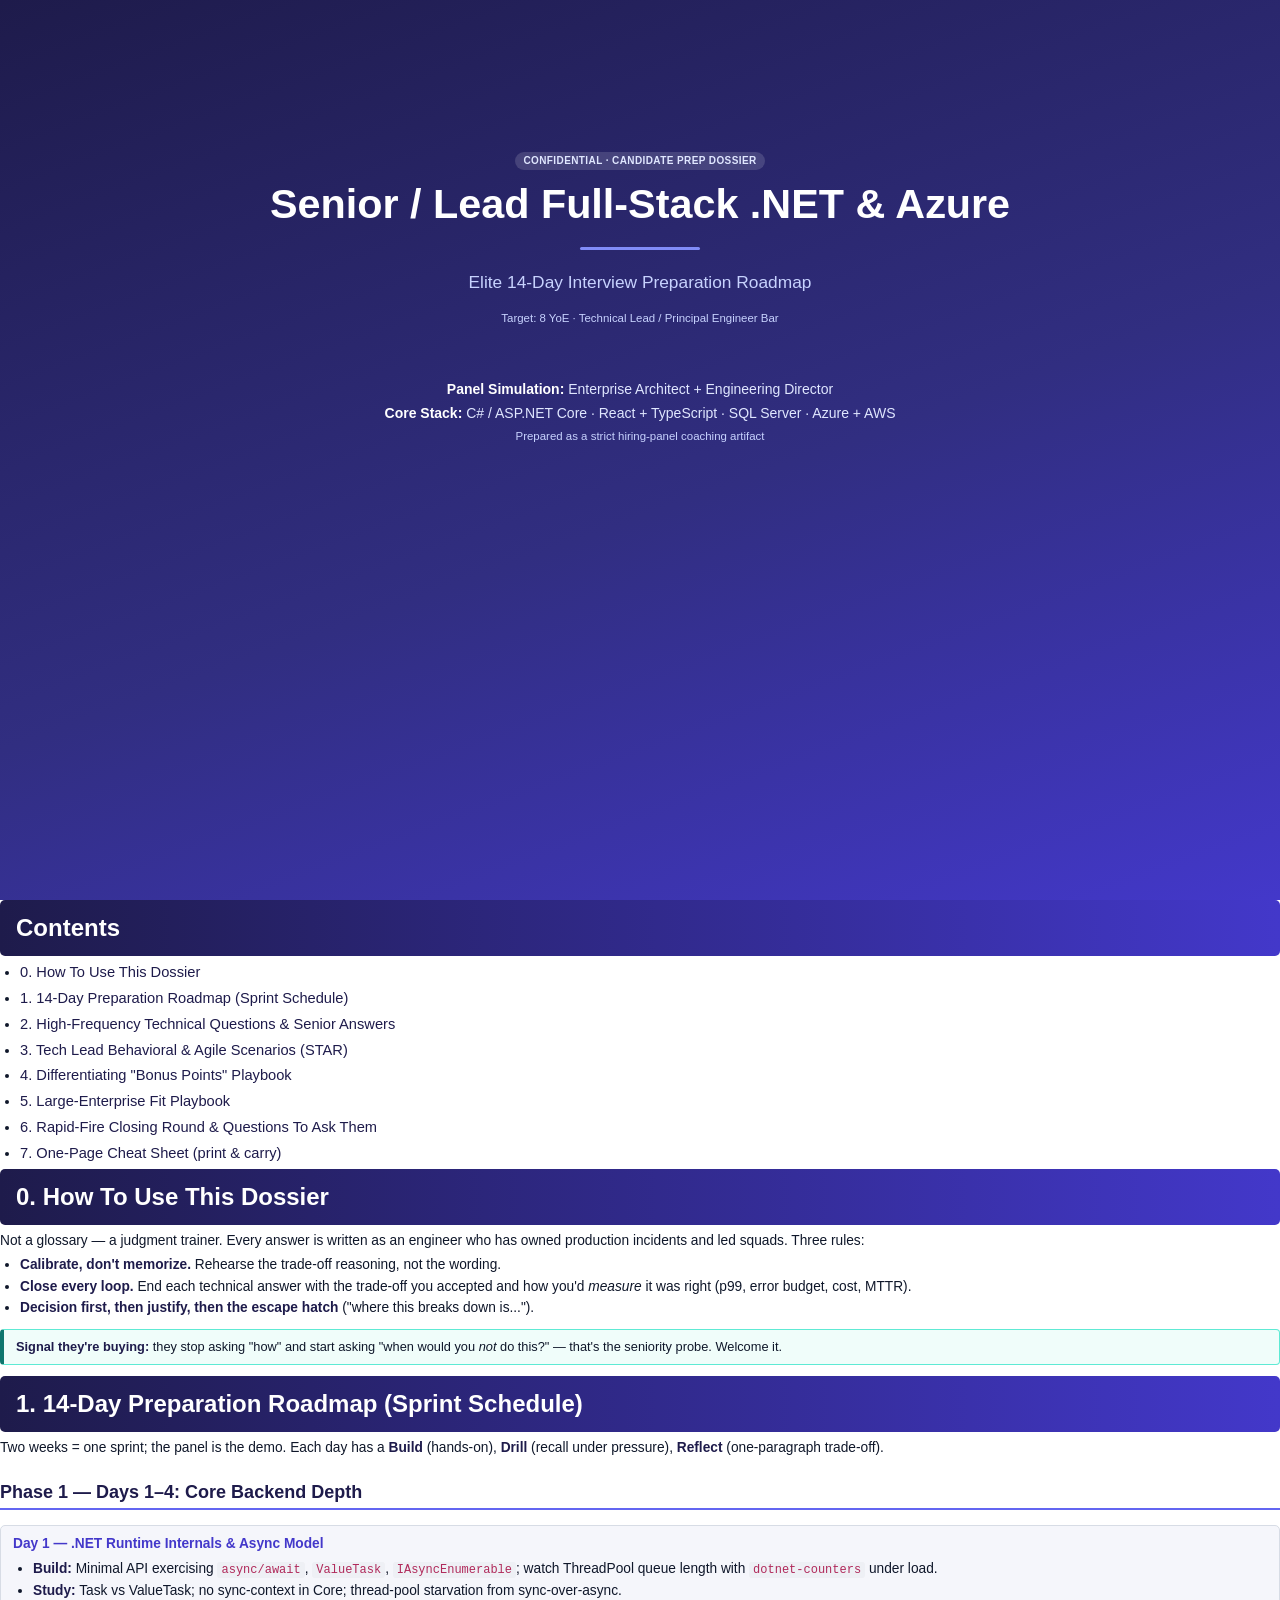
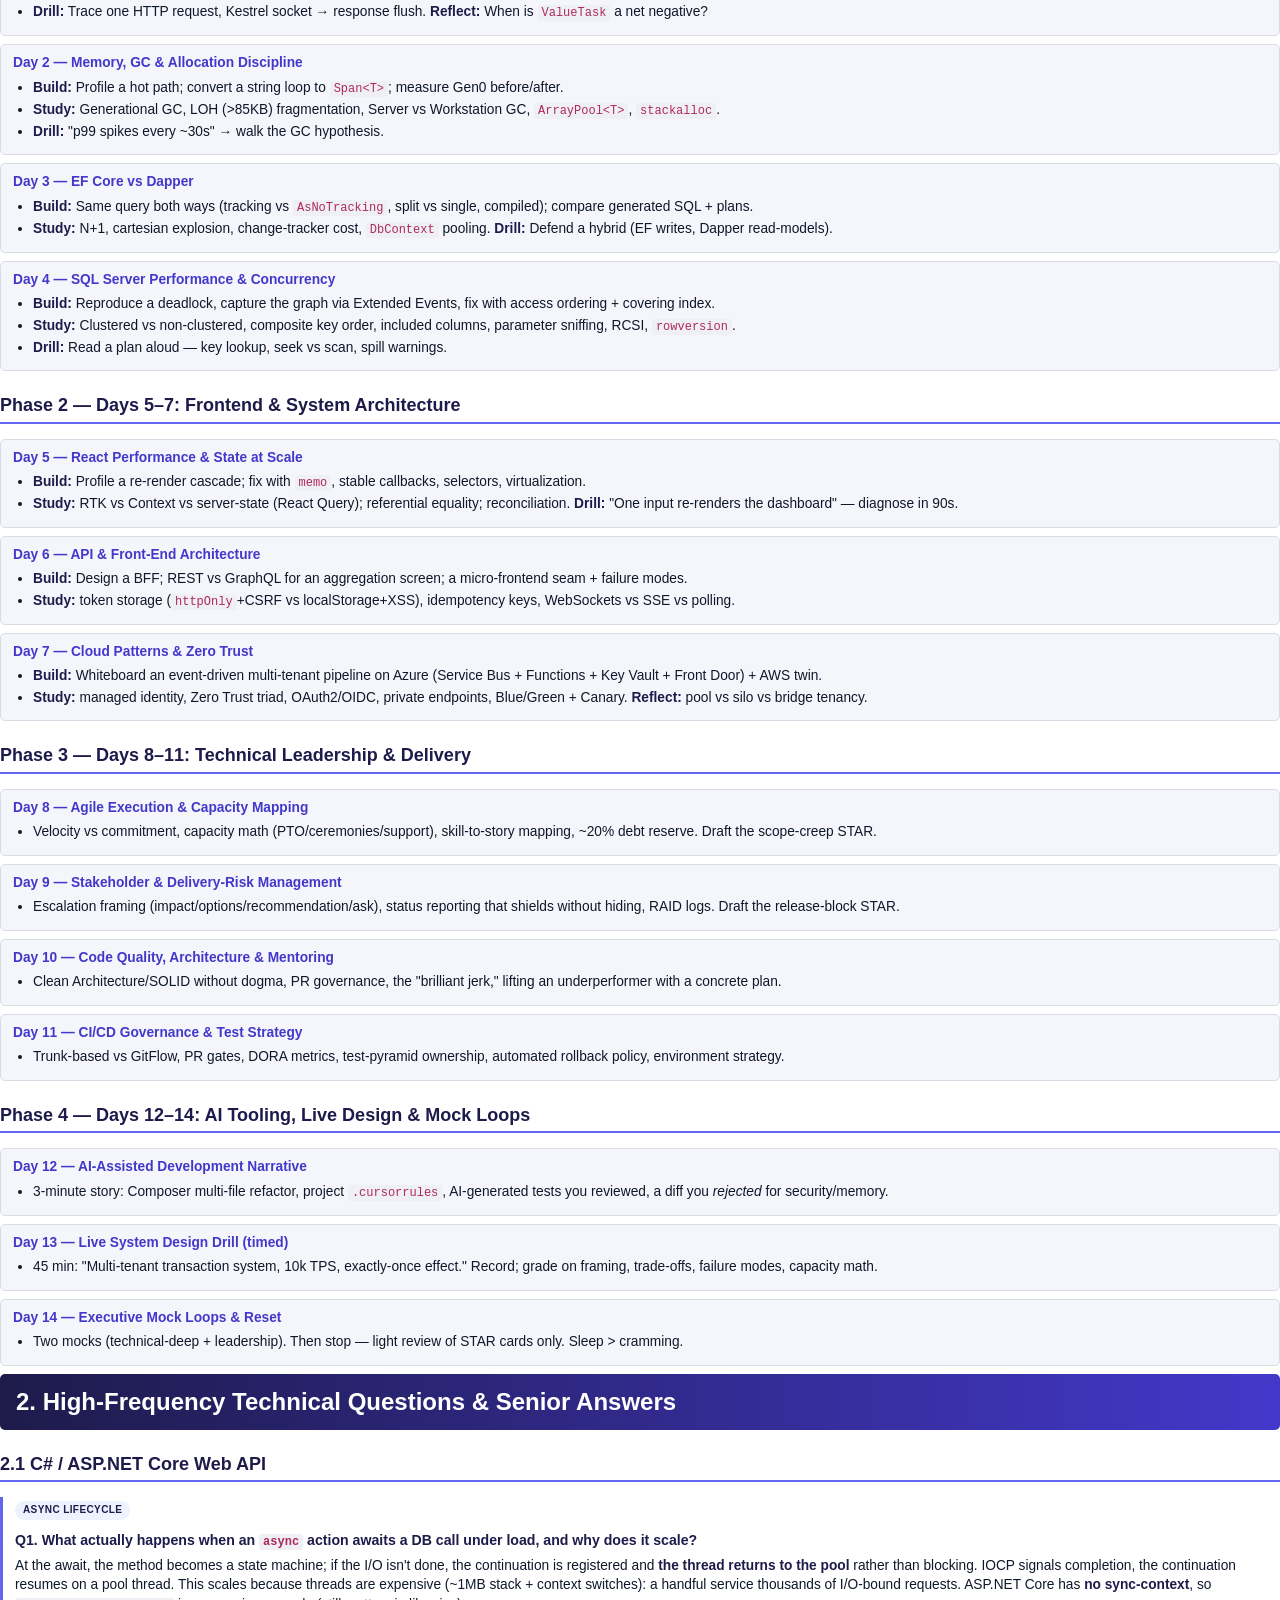
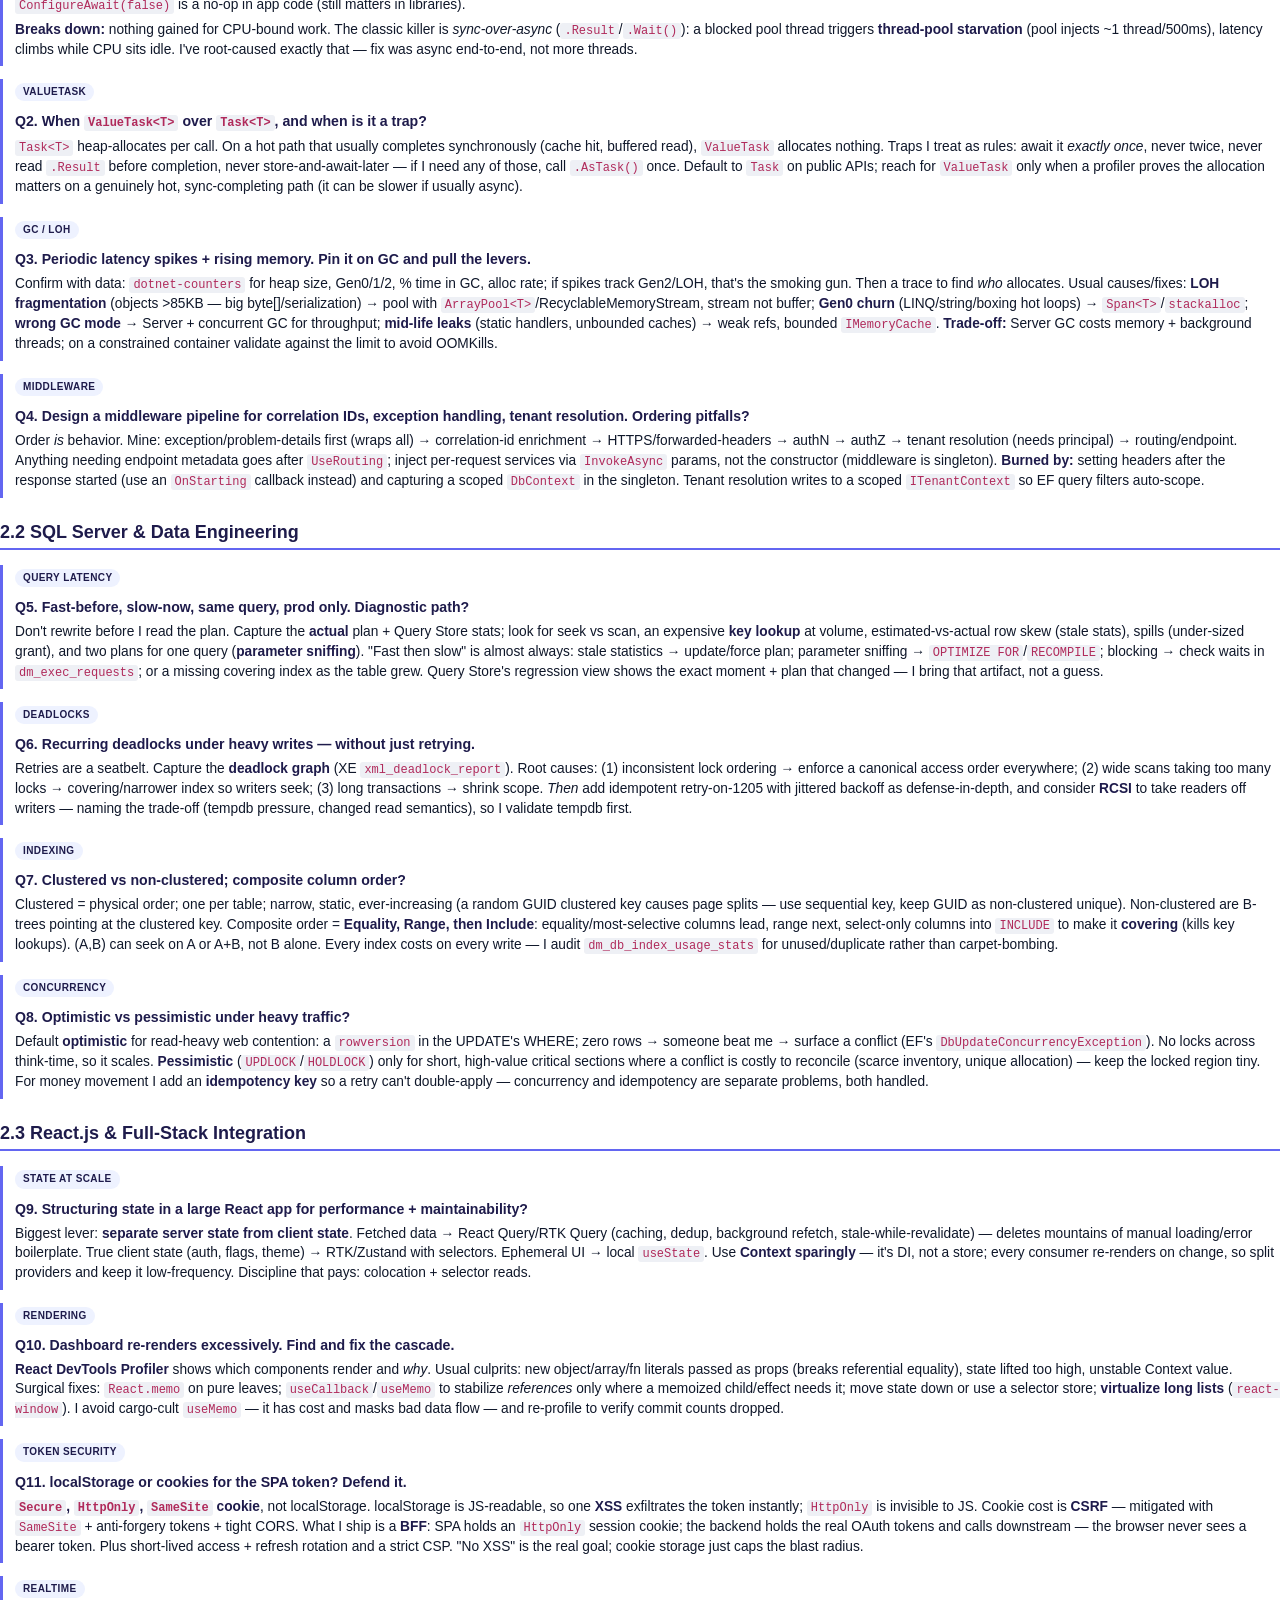
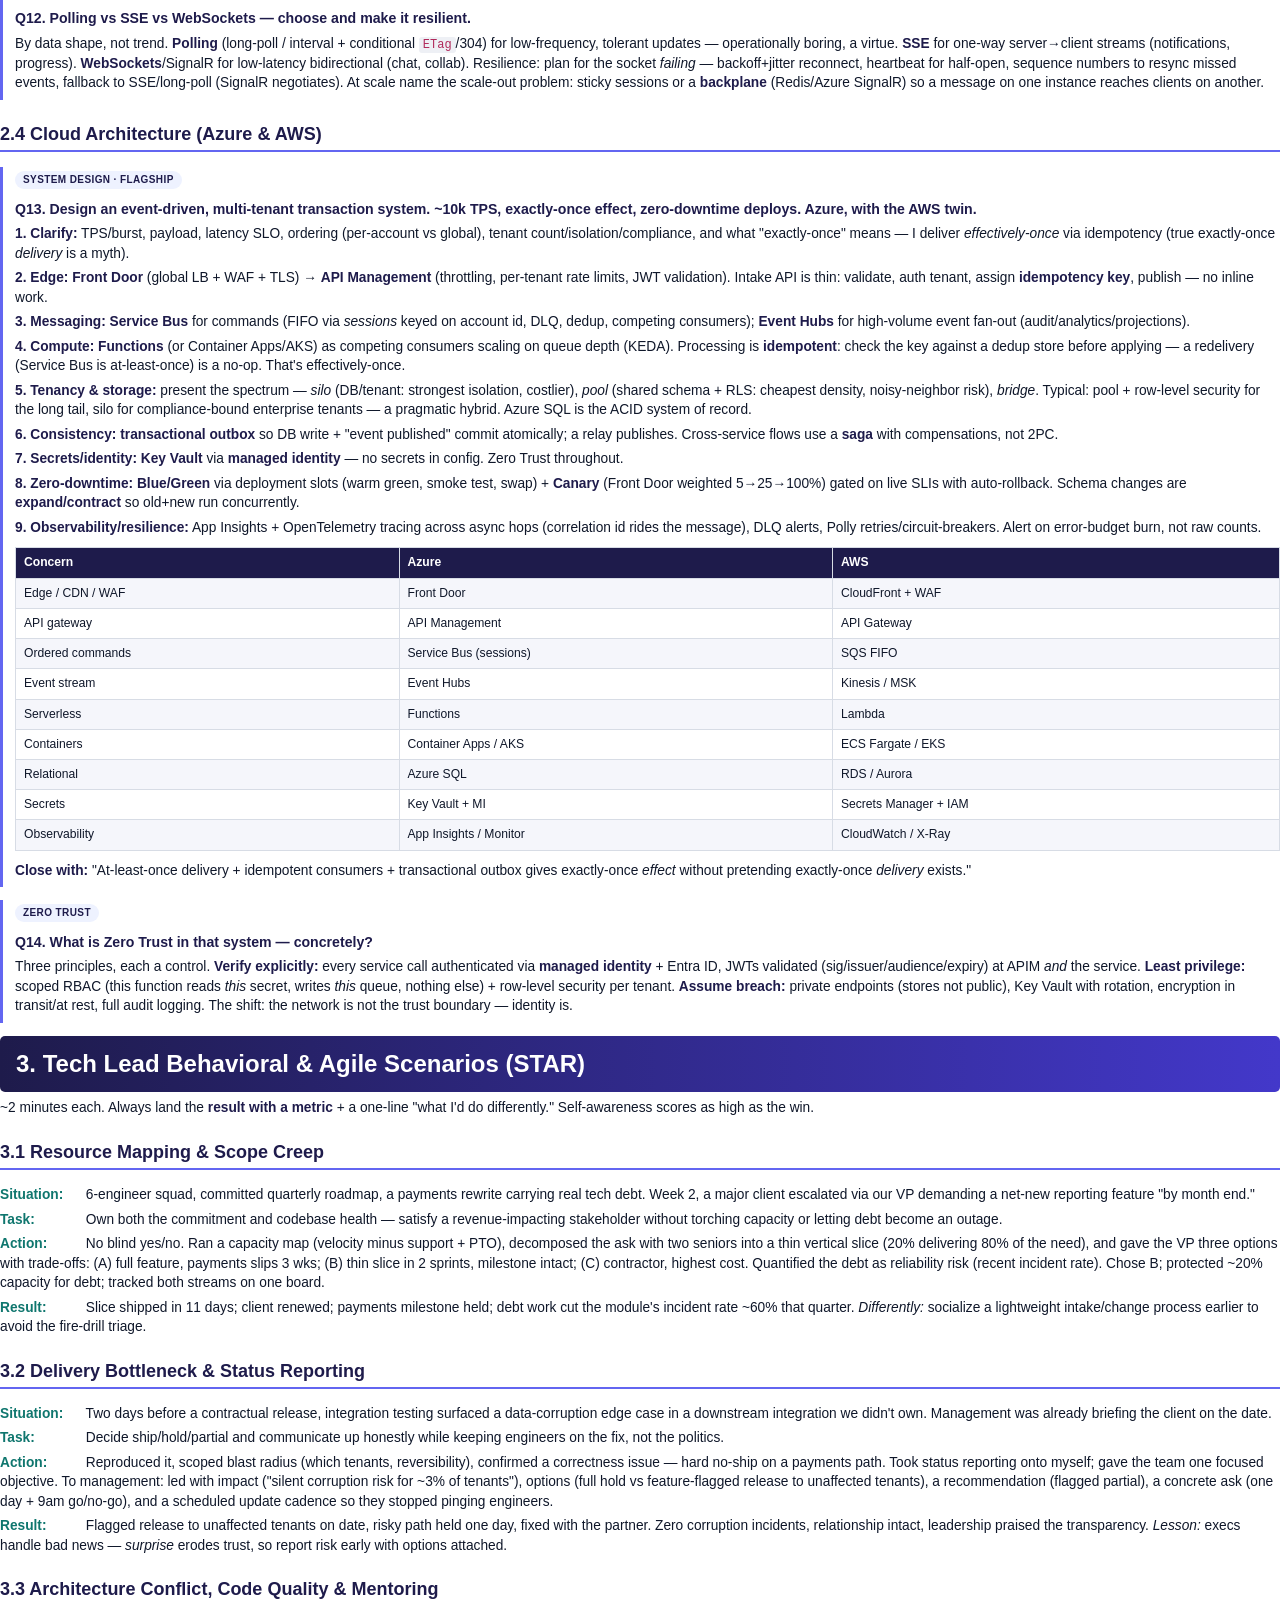
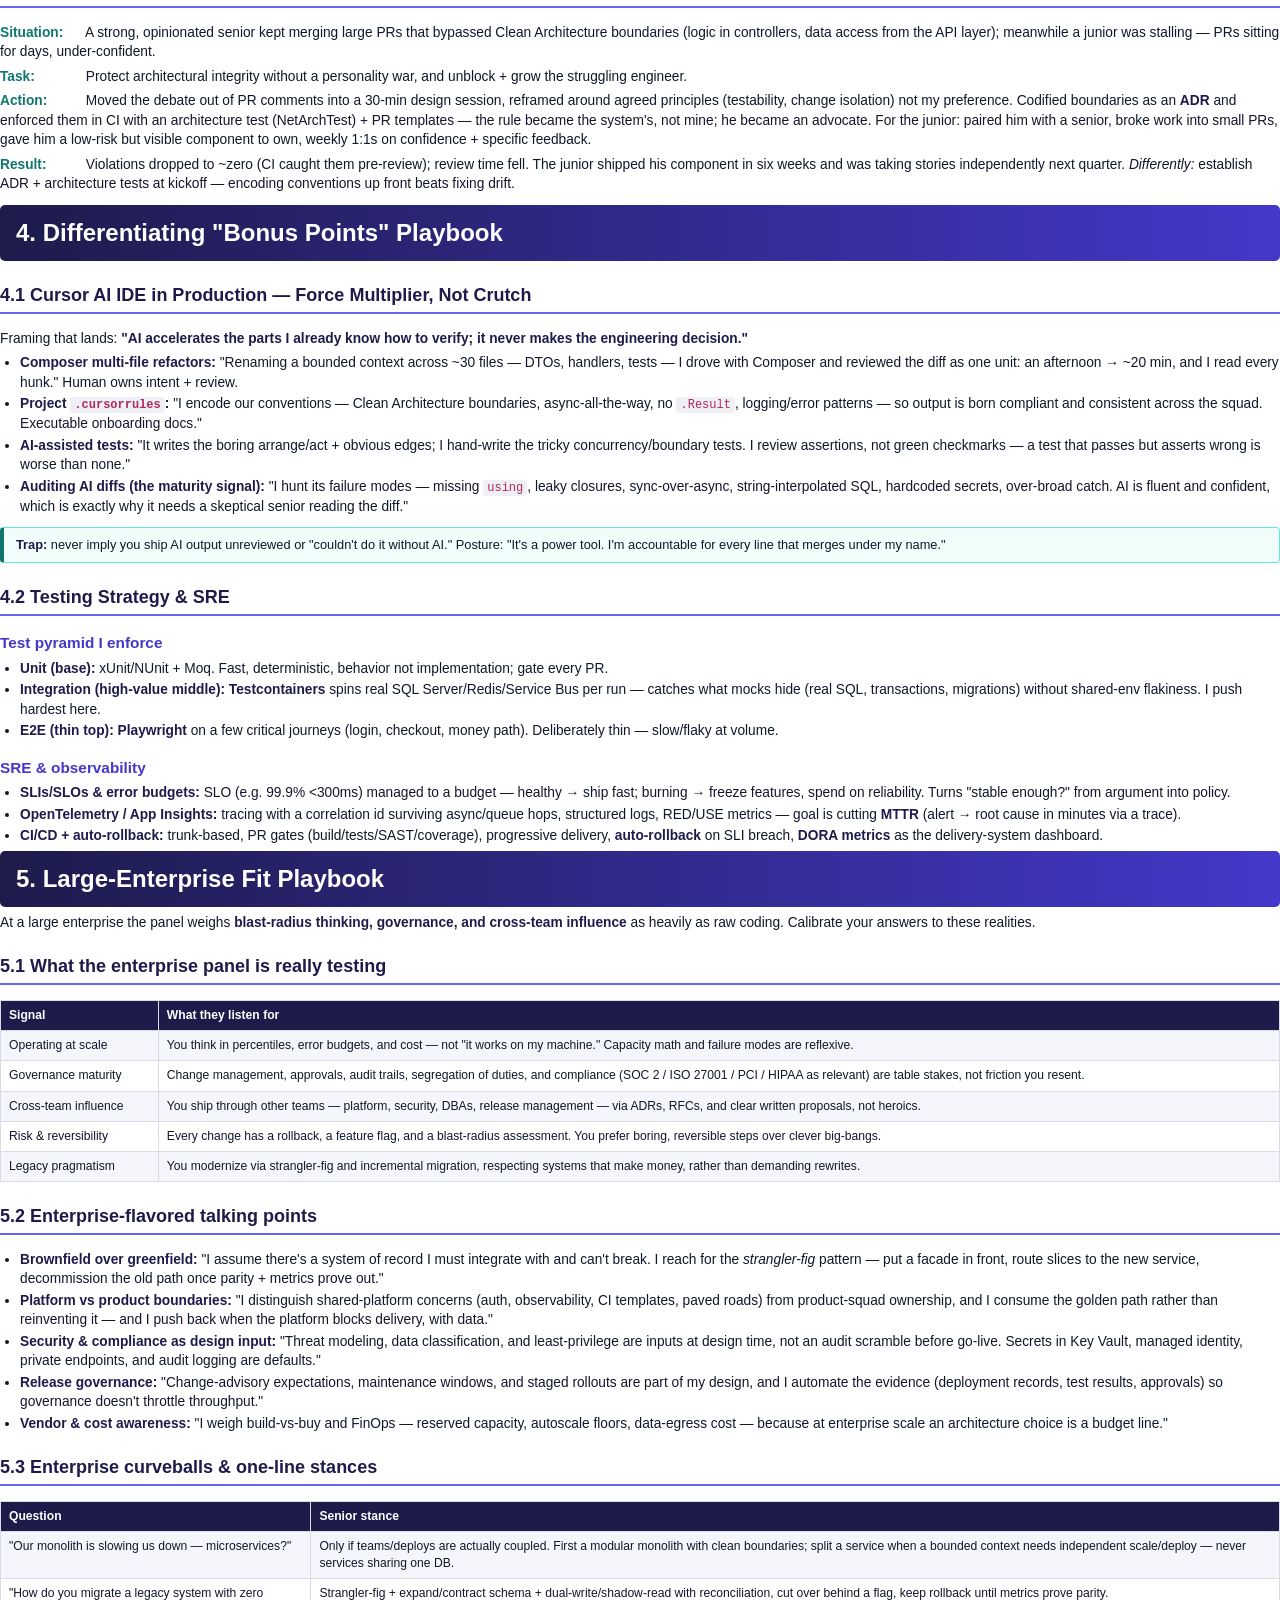
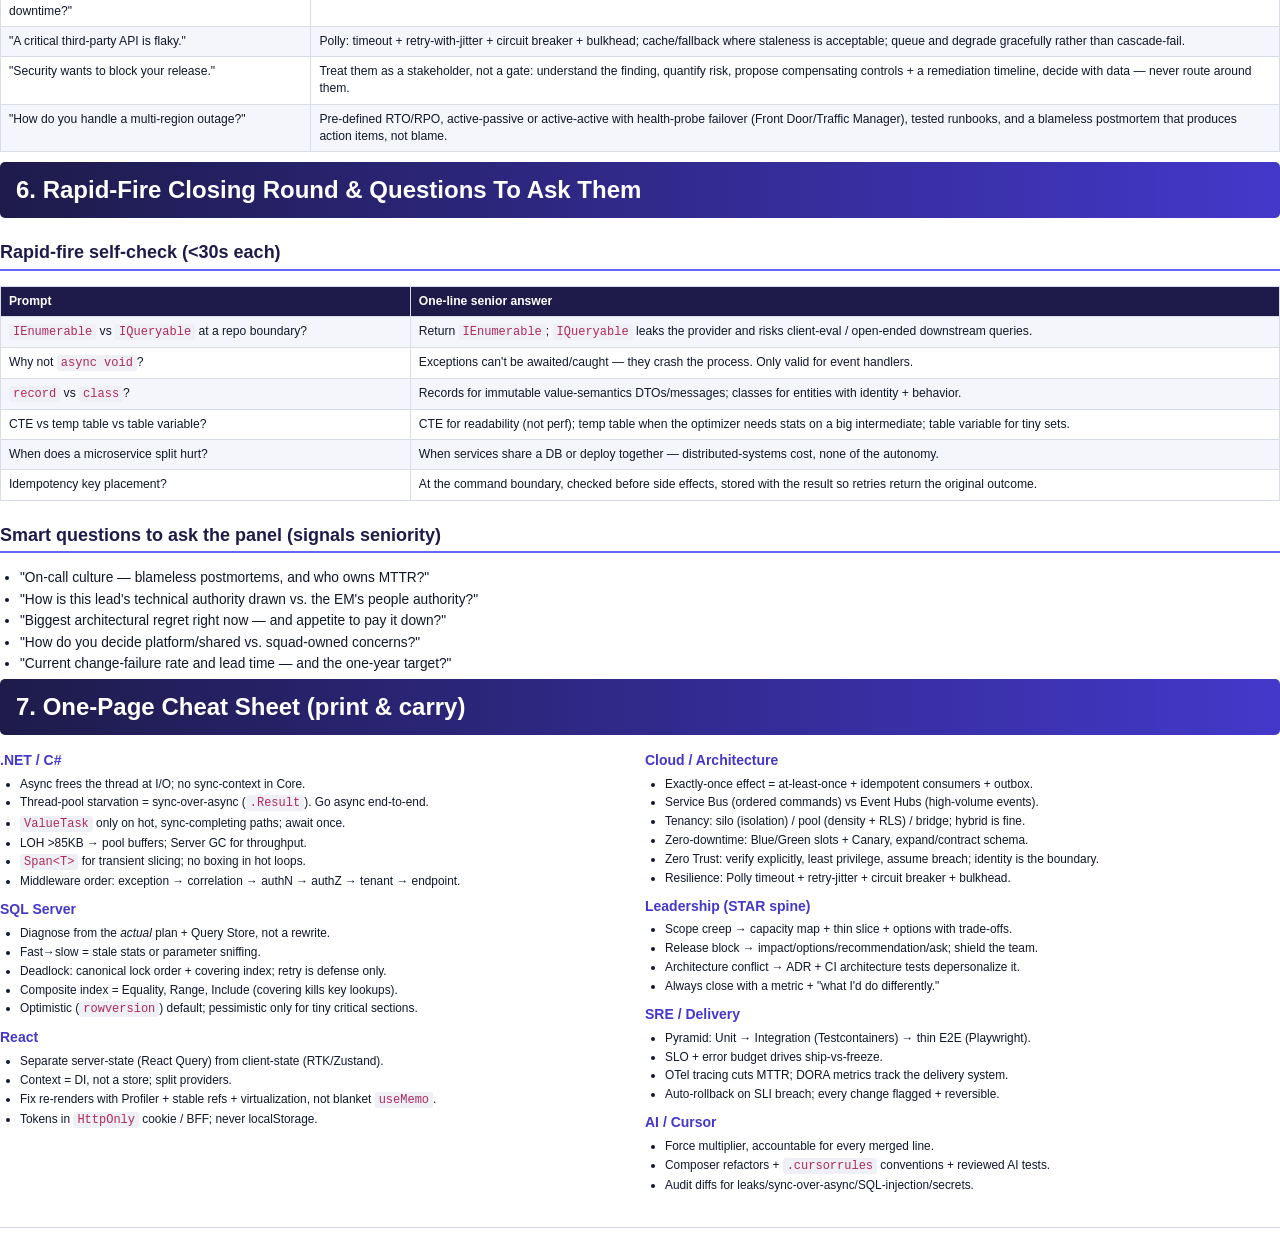
<file: interview_prep_roadmap.html>
<!DOCTYPE html>
<html lang="en">
<head>
<meta charset="UTF-8" />
<meta name="viewport" content="width=device-width, initial-scale=1.0" />
<title>Senior / Lead Full-Stack .NET Interview Prep Roadmap</title>
<style>
  :root {
    --ink: #0f172a;
    --muted: #475569;
    --accent: #4338ca;
    --accent-dark: #1e1b4b;
    --accent-soft: #6366f1;
    --line: #d7dce5;
    --code-bg: #0b1220;
    --code-fg: #e2e8f0;
    --chip: #eef2ff;
    --teal: #0f766e;
  }
  * { box-sizing: border-box; }
  html { -webkit-print-color-adjust: exact; print-color-adjust: exact; }
  body {
    font-family: "Segoe UI", Calibri, Arial, sans-serif;
    color: var(--ink);
    line-height: 1.42;
    font-size: 10.3pt;
    margin: 0;
  }
  .cover {
    text-align: center;
    padding: 150px 40px 40px;
    page-break-after: always;
    background: linear-gradient(160deg, #1e1b4b 0%, #312e81 55%, #4338ca 100%);
    color: #fff;
    min-height: 100vh;
  }
  .cover h1 { font-size: 31pt; margin: 6px 0; line-height: 1.12; color: #fff; }
  .cover h2 { font-size: 13pt; color: #c7d2fe; font-weight: 500; border: none; margin: 0; }
  .cover .meta { margin-top: 54px; color: #e0e7ff; font-size: 10.5pt; }
  .cover .meta p { margin: 4px 0; }
  .cover .rule { width: 120px; height: 3px; background: #818cf8; margin: 20px auto; border-radius: 2px; }
  .cover .tag { background: rgba(255,255,255,.14); color: #e0e7ff; }
  .cover .small { color: #c7d2fe; }
  h1.section {
    font-size: 18pt; color: #fff;
    background: linear-gradient(90deg, var(--accent-dark), var(--accent));
    padding: 11px 16px; border-radius: 5px;
    page-break-before: always; margin: 0 0 6px;
  }
  h2 { font-size: 13.5pt; color: var(--accent-dark); border-bottom: 2px solid var(--accent-soft); padding-bottom: 3px; margin-top: 22px; }
  h3 { font-size: 11.5pt; color: var(--accent); margin: 16px 0 5px; }
  h4 { font-size: 10.3pt; color: var(--accent-dark); margin: 11px 0 3px; }
  p { margin: 5px 0; }
  ul, ol { margin: 5px 0; padding-left: 20px; }
  li { margin: 2px 0; }
  code { font-family: "Cascadia Code", Consolas, monospace; background: #eef0f5; color: #b02a5b; padding: 1px 4px; border-radius: 3px; font-size: 9pt; }
  pre { background: var(--code-bg); color: var(--code-fg); padding: 11px 13px; border-radius: 5px; overflow-x: auto; font-size: 8.4pt; line-height: 1.4; page-break-inside: avoid; }
  pre code { background: none; color: inherit; padding: 0; font-size: inherit; }
  table { width: 100%; border-collapse: collapse; margin: 10px 0; font-size: 9.1pt; page-break-inside: avoid; }
  th, td { border: 1px solid var(--line); padding: 6px 8px; text-align: left; vertical-align: top; }
  th { background: var(--accent-dark); color: #fff; }
  tr:nth-child(even) td { background: #f5f6fb; }
  .qa { border-left: 3px solid var(--accent-soft); padding: 2px 0 2px 12px; margin: 13px 0; page-break-inside: avoid; }
  .q { font-weight: 700; color: var(--accent-dark); font-size: 10.6pt; }
  .tag { display: inline-block; background: var(--chip); color: var(--accent-dark); font-size: 7.5pt; font-weight: 700; letter-spacing: .4px; text-transform: uppercase; padding: 2px 8px; border-radius: 9px; margin-bottom: 5px; }
  .star { margin: 11px 0; page-break-inside: avoid; }
  .star .label { display: inline-block; width: 82px; font-weight: 700; color: var(--teal); }
  .callout { background: #f0fdfa; border: 1px solid #5eead4; border-left: 4px solid var(--teal); padding: 8px 12px; border-radius: 4px; margin: 11px 0; font-size: 9.6pt; }
  .day { background: #f5f6fb; border: 1px solid var(--line); border-radius: 5px; padding: 8px 12px; margin: 8px 0; page-break-inside: avoid; }
  .day h4 { margin-top: 0; color: var(--accent); }
  .toc a { color: var(--accent-dark); text-decoration: none; }
  .toc li { margin: 5px 0; font-size: 11pt; }
  .small { font-size: 8.6pt; color: var(--muted); }
  strong { color: var(--accent-dark); }
  .grid2 { display: grid; grid-template-columns: 1fr 1fr; gap: 10px; }
  .cheat { font-size: 8.9pt; }
  .cheat h3 { margin-top: 10px; font-size: 10.5pt; }
  @page { size: A4; margin: 15mm 13mm; }
</style>
</head>
<body>

<div class="cover">
  <div class="tag">Confidential &middot; Candidate Prep Dossier</div>
  <h1>Senior / Lead Full-Stack .NET &amp; Azure</h1>
  <div class="rule"></div>
  <h2>Elite 14-Day Interview Preparation Roadmap</h2>
  <p class="small" style="margin-top:12px;">Target: 8 YoE &middot; Technical Lead / Principal Engineer Bar</p>
  <div class="meta">
    <p><strong style="color:#fff;">Panel Simulation:</strong> Enterprise Architect + Engineering Director</p>
    <p><strong style="color:#fff;">Core Stack:</strong> C# / ASP.NET Core &middot; React + TypeScript &middot; SQL Server &middot; Azure + AWS</p>
    <p class="small">Prepared as a strict hiring-panel coaching artifact</p>
  </div>
</div>

<!-- TOC -->
<h1 class="section">Contents</h1>
<ul class="toc">
  <li><a href="#p0">0. How To Use This Dossier</a></li>
  <li><a href="#p1">1. 14-Day Preparation Roadmap (Sprint Schedule)</a></li>
  <li><a href="#p2">2. High-Frequency Technical Questions &amp; Senior Answers</a></li>
  <li><a href="#p3">3. Tech Lead Behavioral &amp; Agile Scenarios (STAR)</a></li>
  <li><a href="#p4">4. Differentiating "Bonus Points" Playbook</a></li>
  <li><a href="#p5">5. Large-Enterprise Fit Playbook</a></li>
  <li><a href="#p6">6. Rapid-Fire Closing Round &amp; Questions To Ask Them</a></li>
  <li><a href="#p7">7. One-Page Cheat Sheet (print &amp; carry)</a></li>
</ul>

<h1 class="section" id="p0">0. How To Use This Dossier</h1>
<p>Not a glossary &mdash; a judgment trainer. Every answer is written as an engineer who has owned production incidents and led squads. Three rules:</p>
<ul>
  <li><strong>Calibrate, don't memorize.</strong> Rehearse the trade-off reasoning, not the wording.</li>
  <li><strong>Close every loop.</strong> End each technical answer with the trade-off you accepted and how you'd <em>measure</em> it was right (p99, error budget, cost, MTTR).</li>
  <li><strong>Decision first, then justify, then the escape hatch</strong> ("where this breaks down is...").</li>
</ul>
<div class="callout"><strong>Signal they're buying:</strong> they stop asking "how" and start asking "when would you <em>not</em> do this?" &mdash; that's the seniority probe. Welcome it.</div>

<!-- SECTION 1 -->
<h1 class="section" id="p1">1. 14-Day Preparation Roadmap (Sprint Schedule)</h1>
<p>Two weeks = one sprint; the panel is the demo. Each day has a <strong>Build</strong> (hands-on), <strong>Drill</strong> (recall under pressure), <strong>Reflect</strong> (one-paragraph trade-off).</p>

<h2>Phase 1 &mdash; Days 1&ndash;4: Core Backend Depth</h2>
<div class="day">
  <h4>Day 1 &mdash; .NET Runtime Internals &amp; Async Model</h4>
  <ul>
    <li><strong>Build:</strong> Minimal API exercising <code>async/await</code>, <code>ValueTask</code>, <code>IAsyncEnumerable</code>; watch ThreadPool queue length with <code>dotnet-counters</code> under load.</li>
    <li><strong>Study:</strong> Task vs ValueTask; no sync-context in Core; thread-pool starvation from sync-over-async.</li>
    <li><strong>Drill:</strong> Trace one HTTP request, Kestrel socket &rarr; response flush. <strong>Reflect:</strong> When is <code>ValueTask</code> a net negative?</li>
  </ul>
</div>
<div class="day">
  <h4>Day 2 &mdash; Memory, GC &amp; Allocation Discipline</h4>
  <ul>
    <li><strong>Build:</strong> Profile a hot path; convert a string loop to <code>Span&lt;T&gt;</code>; measure Gen0 before/after.</li>
    <li><strong>Study:</strong> Generational GC, LOH (&gt;85KB) fragmentation, Server vs Workstation GC, <code>ArrayPool&lt;T&gt;</code>, <code>stackalloc</code>.</li>
    <li><strong>Drill:</strong> "p99 spikes every ~30s" &rarr; walk the GC hypothesis.</li>
  </ul>
</div>
<div class="day">
  <h4>Day 3 &mdash; EF Core vs Dapper</h4>
  <ul>
    <li><strong>Build:</strong> Same query both ways (tracking vs <code>AsNoTracking</code>, split vs single, compiled); compare generated SQL + plans.</li>
    <li><strong>Study:</strong> N+1, cartesian explosion, change-tracker cost, <code>DbContext</code> pooling. <strong>Drill:</strong> Defend a hybrid (EF writes, Dapper read-models).</li>
  </ul>
</div>
<div class="day">
  <h4>Day 4 &mdash; SQL Server Performance &amp; Concurrency</h4>
  <ul>
    <li><strong>Build:</strong> Reproduce a deadlock, capture the graph via Extended Events, fix with access ordering + covering index.</li>
    <li><strong>Study:</strong> Clustered vs non-clustered, composite key order, included columns, parameter sniffing, RCSI, <code>rowversion</code>.</li>
    <li><strong>Drill:</strong> Read a plan aloud &mdash; key lookup, seek vs scan, spill warnings.</li>
  </ul>
</div>

<h2>Phase 2 &mdash; Days 5&ndash;7: Frontend &amp; System Architecture</h2>
<div class="day">
  <h4>Day 5 &mdash; React Performance &amp; State at Scale</h4>
  <ul>
    <li><strong>Build:</strong> Profile a re-render cascade; fix with <code>memo</code>, stable callbacks, selectors, virtualization.</li>
    <li><strong>Study:</strong> RTK vs Context vs server-state (React Query); referential equality; reconciliation. <strong>Drill:</strong> "One input re-renders the dashboard" &mdash; diagnose in 90s.</li>
  </ul>
</div>
<div class="day">
  <h4>Day 6 &mdash; API &amp; Front-End Architecture</h4>
  <ul>
    <li><strong>Build:</strong> Design a BFF; REST vs GraphQL for an aggregation screen; a micro-frontend seam + failure modes.</li>
    <li><strong>Study:</strong> token storage (<code>httpOnly</code>+CSRF vs localStorage+XSS), idempotency keys, WebSockets vs SSE vs polling.</li>
  </ul>
</div>
<div class="day">
  <h4>Day 7 &mdash; Cloud Patterns &amp; Zero Trust</h4>
  <ul>
    <li><strong>Build:</strong> Whiteboard an event-driven multi-tenant pipeline on Azure (Service Bus + Functions + Key Vault + Front Door) + AWS twin.</li>
    <li><strong>Study:</strong> managed identity, Zero Trust triad, OAuth2/OIDC, private endpoints, Blue/Green + Canary. <strong>Reflect:</strong> pool vs silo vs bridge tenancy.</li>
  </ul>
</div>

<h2>Phase 3 &mdash; Days 8&ndash;11: Technical Leadership &amp; Delivery</h2>
<div class="day"><h4>Day 8 &mdash; Agile Execution &amp; Capacity Mapping</h4><ul><li>Velocity vs commitment, capacity math (PTO/ceremonies/support), skill-to-story mapping, ~20% debt reserve. Draft the scope-creep STAR.</li></ul></div>
<div class="day"><h4>Day 9 &mdash; Stakeholder &amp; Delivery-Risk Management</h4><ul><li>Escalation framing (impact/options/recommendation/ask), status reporting that shields without hiding, RAID logs. Draft the release-block STAR.</li></ul></div>
<div class="day"><h4>Day 10 &mdash; Code Quality, Architecture &amp; Mentoring</h4><ul><li>Clean Architecture/SOLID without dogma, PR governance, the "brilliant jerk," lifting an underperformer with a concrete plan.</li></ul></div>
<div class="day"><h4>Day 11 &mdash; CI/CD Governance &amp; Test Strategy</h4><ul><li>Trunk-based vs GitFlow, PR gates, DORA metrics, test-pyramid ownership, automated rollback policy, environment strategy.</li></ul></div>

<h2>Phase 4 &mdash; Days 12&ndash;14: AI Tooling, Live Design &amp; Mock Loops</h2>
<div class="day"><h4>Day 12 &mdash; AI-Assisted Development Narrative</h4><ul><li>3-minute story: Composer multi-file refactor, project <code>.cursorrules</code>, AI-generated tests you reviewed, a diff you <em>rejected</em> for security/memory.</li></ul></div>
<div class="day"><h4>Day 13 &mdash; Live System Design Drill (timed)</h4><ul><li>45 min: "Multi-tenant transaction system, 10k TPS, exactly-once effect." Record; grade on framing, trade-offs, failure modes, capacity math.</li></ul></div>
<div class="day"><h4>Day 14 &mdash; Executive Mock Loops &amp; Reset</h4><ul><li>Two mocks (technical-deep + leadership). Then stop &mdash; light review of STAR cards only. Sleep &gt; cramming.</li></ul></div>

<!-- SECTION 2 -->
<h1 class="section" id="p2">2. High-Frequency Technical Questions &amp; Senior Answers</h1>

<h2>2.1 C# / ASP.NET Core Web API</h2>

<div class="qa">
  <div class="tag">Async Lifecycle</div>
  <p class="q">Q1. What actually happens when an <code>async</code> action awaits a DB call under load, and why does it scale?</p>
  <p>At the await, the method becomes a state machine; if the I/O isn't done, the continuation is registered and <strong>the thread returns to the pool</strong> rather than blocking. IOCP signals completion, the continuation resumes on a pool thread. This scales because threads are expensive (~1MB stack + context switches): a handful service thousands of I/O-bound requests. ASP.NET Core has <strong>no sync-context</strong>, so <code>ConfigureAwait(false)</code> is a no-op in app code (still matters in libraries).</p>
  <p><strong>Breaks down:</strong> nothing gained for CPU-bound work. The classic killer is <em>sync-over-async</em> (<code>.Result</code>/<code>.Wait()</code>): a blocked pool thread triggers <strong>thread-pool starvation</strong> (pool injects ~1 thread/500ms), latency climbs while CPU sits idle. I've root-caused exactly that &mdash; fix was async end-to-end, not more threads.</p>
</div>

<div class="qa">
  <div class="tag">ValueTask</div>
  <p class="q">Q2. When <code>ValueTask&lt;T&gt;</code> over <code>Task&lt;T&gt;</code>, and when is it a trap?</p>
  <p><code>Task&lt;T&gt;</code> heap-allocates per call. On a hot path that usually completes synchronously (cache hit, buffered read), <code>ValueTask</code> allocates nothing. Traps I treat as rules: await it <em>exactly once</em>, never twice, never read <code>.Result</code> before completion, never store-and-await-later &mdash; if I need any of those, call <code>.AsTask()</code> once. Default to <code>Task</code> on public APIs; reach for <code>ValueTask</code> only when a profiler proves the allocation matters on a genuinely hot, sync-completing path (it can be slower if usually async).</p>
</div>

<div class="qa">
  <div class="tag">GC / LOH</div>
  <p class="q">Q3. Periodic latency spikes + rising memory. Pin it on GC and pull the levers.</p>
  <p>Confirm with data: <code>dotnet-counters</code> for heap size, Gen0/1/2, % time in GC, alloc rate; if spikes track Gen2/LOH, that's the smoking gun. Then a trace to find <em>who</em> allocates. Usual causes/fixes: <strong>LOH fragmentation</strong> (objects &gt;85KB &mdash; big byte[]/serialization) &rarr; pool with <code>ArrayPool&lt;T&gt;</code>/RecyclableMemoryStream, stream not buffer; <strong>Gen0 churn</strong> (LINQ/string/boxing hot loops) &rarr; <code>Span&lt;T&gt;</code>/<code>stackalloc</code>; <strong>wrong GC mode</strong> &rarr; Server + concurrent GC for throughput; <strong>mid-life leaks</strong> (static handlers, unbounded caches) &rarr; weak refs, bounded <code>IMemoryCache</code>. <strong>Trade-off:</strong> Server GC costs memory + background threads; on a constrained container validate against the limit to avoid OOMKills.</p>
</div>

<div class="qa">
  <div class="tag">Middleware</div>
  <p class="q">Q4. Design a middleware pipeline for correlation IDs, exception handling, tenant resolution. Ordering pitfalls?</p>
  <p>Order <em>is</em> behavior. Mine: exception/problem-details first (wraps all) &rarr; correlation-id enrichment &rarr; HTTPS/forwarded-headers &rarr; authN &rarr; authZ &rarr; tenant resolution (needs principal) &rarr; routing/endpoint. Anything needing endpoint metadata goes after <code>UseRouting</code>; inject per-request services via <code>InvokeAsync</code> params, not the constructor (middleware is singleton). <strong>Burned by:</strong> setting headers after the response started (use an <code>OnStarting</code> callback instead) and capturing a scoped <code>DbContext</code> in the singleton. Tenant resolution writes to a scoped <code>ITenantContext</code> so EF query filters auto-scope.</p>
</div>

<h2>2.2 SQL Server &amp; Data Engineering</h2>

<div class="qa">
  <div class="tag">Query Latency</div>
  <p class="q">Q5. Fast-before, slow-now, same query, prod only. Diagnostic path?</p>
  <p>Don't rewrite before I read the plan. Capture the <strong>actual</strong> plan + Query Store stats; look for seek vs scan, an expensive <strong>key lookup</strong> at volume, estimated-vs-actual row skew (stale stats), spills (under-sized grant), and two plans for one query (<strong>parameter sniffing</strong>). "Fast then slow" is almost always: stale statistics &rarr; update/force plan; parameter sniffing &rarr; <code>OPTIMIZE FOR</code>/<code>RECOMPILE</code>; blocking &rarr; check waits in <code>dm_exec_requests</code>; or a missing covering index as the table grew. Query Store's regression view shows the exact moment + plan that changed &mdash; I bring that artifact, not a guess.</p>
</div>

<div class="qa">
  <div class="tag">Deadlocks</div>
  <p class="q">Q6. Recurring deadlocks under heavy writes &mdash; without just retrying.</p>
  <p>Retries are a seatbelt. Capture the <strong>deadlock graph</strong> (XE <code>xml_deadlock_report</code>). Root causes: (1) inconsistent lock ordering &rarr; enforce a canonical access order everywhere; (2) wide scans taking too many locks &rarr; covering/narrower index so writers seek; (3) long transactions &rarr; shrink scope. <em>Then</em> add idempotent retry-on-1205 with jittered backoff as defense-in-depth, and consider <strong>RCSI</strong> to take readers off writers &mdash; naming the trade-off (tempdb pressure, changed read semantics), so I validate tempdb first.</p>
</div>

<div class="qa">
  <div class="tag">Indexing</div>
  <p class="q">Q7. Clustered vs non-clustered; composite column order?</p>
  <p>Clustered = physical order; one per table; narrow, static, ever-increasing (a random GUID clustered key causes page splits &mdash; use sequential key, keep GUID as non-clustered unique). Non-clustered are B-trees pointing at the clustered key. Composite order = <strong>Equality, Range, then Include</strong>: equality/most-selective columns lead, range next, select-only columns into <code>INCLUDE</code> to make it <strong>covering</strong> (kills key lookups). (A,B) can seek on A or A+B, not B alone. Every index costs on every write &mdash; I audit <code>dm_db_index_usage_stats</code> for unused/duplicate rather than carpet-bombing.</p>
</div>

<div class="qa">
  <div class="tag">Concurrency</div>
  <p class="q">Q8. Optimistic vs pessimistic under heavy traffic?</p>
  <p>Default <strong>optimistic</strong> for read-heavy web contention: a <code>rowversion</code> in the UPDATE's WHERE; zero rows &rarr; someone beat me &rarr; surface a conflict (EF's <code>DbUpdateConcurrencyException</code>). No locks across think-time, so it scales. <strong>Pessimistic</strong> (<code>UPDLOCK</code>/<code>HOLDLOCK</code>) only for short, high-value critical sections where a conflict is costly to reconcile (scarce inventory, unique allocation) &mdash; keep the locked region tiny. For money movement I add an <strong>idempotency key</strong> so a retry can't double-apply &mdash; concurrency and idempotency are separate problems, both handled.</p>
</div>

<h2>2.3 React.js &amp; Full-Stack Integration</h2>

<div class="qa">
  <div class="tag">State at Scale</div>
  <p class="q">Q9. Structuring state in a large React app for performance + maintainability?</p>
  <p>Biggest lever: <strong>separate server state from client state</strong>. Fetched data &rarr; React Query/RTK Query (caching, dedup, background refetch, stale-while-revalidate) &mdash; deletes mountains of manual loading/error boilerplate. True client state (auth, flags, theme) &rarr; RTK/Zustand with selectors. Ephemeral UI &rarr; local <code>useState</code>. Use <strong>Context sparingly</strong> &mdash; it's DI, not a store; every consumer re-renders on change, so split providers and keep it low-frequency. Discipline that pays: colocation + selector reads.</p>
</div>

<div class="qa">
  <div class="tag">Rendering</div>
  <p class="q">Q10. Dashboard re-renders excessively. Find and fix the cascade.</p>
  <p><strong>React DevTools Profiler</strong> shows which components render and <em>why</em>. Usual culprits: new object/array/fn literals passed as props (breaks referential equality), state lifted too high, unstable Context value. Surgical fixes: <code>React.memo</code> on pure leaves; <code>useCallback</code>/<code>useMemo</code> to stabilize <em>references</em> only where a memoized child/effect needs it; move state down or use a selector store; <strong>virtualize long lists</strong> (<code>react-window</code>). I avoid cargo-cult <code>useMemo</code> &mdash; it has cost and masks bad data flow &mdash; and re-profile to verify commit counts dropped.</p>
</div>

<div class="qa">
  <div class="tag">Token Security</div>
  <p class="q">Q11. localStorage or cookies for the SPA token? Defend it.</p>
  <p><strong><code>Secure</code>, <code>HttpOnly</code>, <code>SameSite</code> cookie</strong>, not localStorage. localStorage is JS-readable, so one <strong>XSS</strong> exfiltrates the token instantly; <code>HttpOnly</code> is invisible to JS. Cookie cost is <strong>CSRF</strong> &mdash; mitigated with <code>SameSite</code> + anti-forgery tokens + tight CORS. What I ship is a <strong>BFF</strong>: SPA holds an <code>HttpOnly</code> session cookie; the backend holds the real OAuth tokens and calls downstream &mdash; the browser never sees a bearer token. Plus short-lived access + refresh rotation and a strict CSP. "No XSS" is the real goal; cookie storage just caps the blast radius.</p>
</div>

<div class="qa">
  <div class="tag">Realtime</div>
  <p class="q">Q12. Polling vs SSE vs WebSockets &mdash; choose and make it resilient.</p>
  <p>By data shape, not trend. <strong>Polling</strong> (long-poll / interval + conditional <code>ETag</code>/304) for low-frequency, tolerant updates &mdash; operationally boring, a virtue. <strong>SSE</strong> for one-way server&rarr;client streams (notifications, progress). <strong>WebSockets</strong>/SignalR for low-latency bidirectional (chat, collab). Resilience: plan for the socket <em>failing</em> &mdash; backoff+jitter reconnect, heartbeat for half-open, sequence numbers to resync missed events, fallback to SSE/long-poll (SignalR negotiates). At scale name the scale-out problem: sticky sessions or a <strong>backplane</strong> (Redis/Azure SignalR) so a message on one instance reaches clients on another.</p>
</div>

<h2>2.4 Cloud Architecture (Azure &amp; AWS)</h2>

<div class="qa">
  <div class="tag">System Design &middot; Flagship</div>
  <p class="q">Q13. Design an event-driven, multi-tenant transaction system. ~10k TPS, exactly-once effect, zero-downtime deploys. Azure, with the AWS twin.</p>
  <p><strong>1. Clarify:</strong> TPS/burst, payload, latency SLO, ordering (per-account vs global), tenant count/isolation/compliance, and what "exactly-once" means &mdash; I deliver <em>effectively-once</em> via idempotency (true exactly-once <em>delivery</em> is a myth).</p>
  <p><strong>2. Edge:</strong> <strong>Front Door</strong> (global LB + WAF + TLS) &rarr; <strong>API Management</strong> (throttling, per-tenant rate limits, JWT validation). Intake API is thin: validate, auth tenant, assign <strong>idempotency key</strong>, publish &mdash; no inline work.</p>
  <p><strong>3. Messaging:</strong> <strong>Service Bus</strong> for commands (FIFO via <em>sessions</em> keyed on account id, DLQ, dedup, competing consumers); <strong>Event Hubs</strong> for high-volume event fan-out (audit/analytics/projections).</p>
  <p><strong>4. Compute:</strong> <strong>Functions</strong> (or Container Apps/AKS) as competing consumers scaling on queue depth (KEDA). Processing is <strong>idempotent</strong>: check the key against a dedup store before applying &mdash; a redelivery (Service Bus is at-least-once) is a no-op. That's effectively-once.</p>
  <p><strong>5. Tenancy &amp; storage:</strong> present the spectrum &mdash; <em>silo</em> (DB/tenant: strongest isolation, costlier), <em>pool</em> (shared schema + RLS: cheapest density, noisy-neighbor risk), <em>bridge</em>. Typical: pool + row-level security for the long tail, silo for compliance-bound enterprise tenants &mdash; a pragmatic hybrid. Azure SQL is the ACID system of record.</p>
  <p><strong>6. Consistency:</strong> <strong>transactional outbox</strong> so DB write + "event published" commit atomically; a relay publishes. Cross-service flows use a <strong>saga</strong> with compensations, not 2PC.</p>
  <p><strong>7. Secrets/identity:</strong> <strong>Key Vault</strong> via <strong>managed identity</strong> &mdash; no secrets in config. Zero Trust throughout.</p>
  <p><strong>8. Zero-downtime:</strong> <strong>Blue/Green</strong> via deployment slots (warm green, smoke test, swap) + <strong>Canary</strong> (Front Door weighted 5&rarr;25&rarr;100%) gated on live SLIs with auto-rollback. Schema changes are <strong>expand/contract</strong> so old+new run concurrently.</p>
  <p><strong>9. Observability/resilience:</strong> App Insights + OpenTelemetry tracing across async hops (correlation id rides the message), DLQ alerts, Polly retries/circuit-breakers. Alert on error-budget burn, not raw counts.</p>
  <table>
    <tr><th>Concern</th><th>Azure</th><th>AWS</th></tr>
    <tr><td>Edge / CDN / WAF</td><td>Front Door</td><td>CloudFront + WAF</td></tr>
    <tr><td>API gateway</td><td>API Management</td><td>API Gateway</td></tr>
    <tr><td>Ordered commands</td><td>Service Bus (sessions)</td><td>SQS FIFO</td></tr>
    <tr><td>Event stream</td><td>Event Hubs</td><td>Kinesis / MSK</td></tr>
    <tr><td>Serverless</td><td>Functions</td><td>Lambda</td></tr>
    <tr><td>Containers</td><td>Container Apps / AKS</td><td>ECS Fargate / EKS</td></tr>
    <tr><td>Relational</td><td>Azure SQL</td><td>RDS / Aurora</td></tr>
    <tr><td>Secrets</td><td>Key Vault + MI</td><td>Secrets Manager + IAM</td></tr>
    <tr><td>Observability</td><td>App Insights / Monitor</td><td>CloudWatch / X-Ray</td></tr>
  </table>
  <p><strong>Close with:</strong> "At-least-once delivery + idempotent consumers + transactional outbox gives exactly-once <em>effect</em> without pretending exactly-once <em>delivery</em> exists."</p>
</div>

<div class="qa">
  <div class="tag">Zero Trust</div>
  <p class="q">Q14. What is Zero Trust in that system &mdash; concretely?</p>
  <p>Three principles, each a control. <strong>Verify explicitly:</strong> every service call authenticated via <strong>managed identity</strong> + Entra ID, JWTs validated (sig/issuer/audience/expiry) at APIM <em>and</em> the service. <strong>Least privilege:</strong> scoped RBAC (this function reads <em>this</em> secret, writes <em>this</em> queue, nothing else) + row-level security per tenant. <strong>Assume breach:</strong> private endpoints (stores not public), Key Vault with rotation, encryption in transit/at rest, full audit logging. The shift: the network is not the trust boundary &mdash; identity is.</p>
</div>

<!-- SECTION 3 -->
<h1 class="section" id="p3">3. Tech Lead Behavioral &amp; Agile Scenarios (STAR)</h1>
<p>~2 minutes each. Always land the <strong>result with a metric</strong> + a one-line "what I'd do differently." Self-awareness scores as high as the win.</p>

<h2>3.1 Resource Mapping &amp; Scope Creep</h2>
<div class="star">
  <p><span class="label">Situation:</span> 6-engineer squad, committed quarterly roadmap, a payments rewrite carrying real tech debt. Week 2, a major client escalated via our VP demanding a net-new reporting feature "by month end."</p>
  <p><span class="label">Task:</span> Own both the commitment and codebase health &mdash; satisfy a revenue-impacting stakeholder without torching capacity or letting debt become an outage.</p>
  <p><span class="label">Action:</span> No blind yes/no. Ran a capacity map (velocity minus support + PTO), decomposed the ask with two seniors into a thin vertical slice (20% delivering 80% of the need), and gave the VP three options with trade-offs: (A) full feature, payments slips 3 wks; (B) thin slice in 2 sprints, milestone intact; (C) contractor, highest cost. Quantified the debt as reliability risk (recent incident rate). Chose B; protected ~20% capacity for debt; tracked both streams on one board.</p>
  <p><span class="label">Result:</span> Slice shipped in 11 days; client renewed; payments milestone held; debt work cut the module's incident rate ~60% that quarter. <em>Differently:</em> socialize a lightweight intake/change process earlier to avoid the fire-drill triage.</p>
</div>

<h2>3.2 Delivery Bottleneck &amp; Status Reporting</h2>
<div class="star">
  <p><span class="label">Situation:</span> Two days before a contractual release, integration testing surfaced a data-corruption edge case in a downstream integration we didn't own. Management was already briefing the client on the date.</p>
  <p><span class="label">Task:</span> Decide ship/hold/partial and communicate up honestly while keeping engineers on the fix, not the politics.</p>
  <p><span class="label">Action:</span> Reproduced it, scoped blast radius (which tenants, reversibility), confirmed a correctness issue &mdash; hard no-ship on a payments path. Took status reporting onto myself; gave the team one focused objective. To management: led with impact ("silent corruption risk for ~3% of tenants"), options (full hold vs feature-flagged release to unaffected tenants), a recommendation (flagged partial), a concrete ask (one day + 9am go/no-go), and a scheduled update cadence so they stopped pinging engineers.</p>
  <p><span class="label">Result:</span> Flagged release to unaffected tenants on date, risky path held one day, fixed with the partner. Zero corruption incidents, relationship intact, leadership praised the transparency. <em>Lesson:</em> execs handle bad news &mdash; <em>surprise</em> erodes trust, so report risk early with options attached.</p>
</div>

<h2>3.3 Architecture Conflict, Code Quality &amp; Mentoring</h2>
<div class="star">
  <p><span class="label">Situation:</span> A strong, opinionated senior kept merging large PRs that bypassed Clean Architecture boundaries (logic in controllers, data access from the API layer); meanwhile a junior was stalling &mdash; PRs sitting for days, under-confident.</p>
  <p><span class="label">Task:</span> Protect architectural integrity without a personality war, and unblock + grow the struggling engineer.</p>
  <p><span class="label">Action:</span> Moved the debate out of PR comments into a 30-min design session, reframed around agreed principles (testability, change isolation) not my preference. Codified boundaries as an <strong>ADR</strong> and enforced them in CI with an architecture test (NetArchTest) + PR templates &mdash; the rule became the system's, not mine; he became an advocate. For the junior: paired him with a senior, broke work into small PRs, gave him a low-risk but visible component to own, weekly 1:1s on confidence + specific feedback.</p>
  <p><span class="label">Result:</span> Violations dropped to ~zero (CI caught them pre-review); review time fell. The junior shipped his component in six weeks and was taking stories independently next quarter. <em>Differently:</em> establish ADR + architecture tests at kickoff &mdash; encoding conventions up front beats fixing drift.</p>
</div>

<!-- SECTION 4 -->
<h1 class="section" id="p4">4. Differentiating "Bonus Points" Playbook</h1>

<h2>4.1 Cursor AI IDE in Production &mdash; Force Multiplier, Not Crutch</h2>
<p>Framing that lands: <strong>"AI accelerates the parts I already know how to verify; it never makes the engineering decision."</strong></p>
<ul>
  <li><strong>Composer multi-file refactors:</strong> "Renaming a bounded context across ~30 files &mdash; DTOs, handlers, tests &mdash; I drove with Composer and reviewed the diff as one unit: an afternoon &rarr; ~20 min, and I read every hunk." Human owns intent + review.</li>
  <li><strong>Project <code>.cursorrules</code>:</strong> "I encode our conventions &mdash; Clean Architecture boundaries, async-all-the-way, no <code>.Result</code>, logging/error patterns &mdash; so output is born compliant and consistent across the squad. Executable onboarding docs."</li>
  <li><strong>AI-assisted tests:</strong> "It writes the boring arrange/act + obvious edges; I hand-write the tricky concurrency/boundary tests. I review assertions, not green checkmarks &mdash; a test that passes but asserts wrong is worse than none."</li>
  <li><strong>Auditing AI diffs (the maturity signal):</strong> "I hunt its failure modes &mdash; missing <code>using</code>, leaky closures, sync-over-async, string-interpolated SQL, hardcoded secrets, over-broad catch. AI is fluent and confident, which is exactly why it needs a skeptical senior reading the diff."</li>
</ul>
<div class="callout"><strong>Trap:</strong> never imply you ship AI output unreviewed or "couldn't do it without AI." Posture: "It's a power tool. I'm accountable for every line that merges under my name."</div>

<h2>4.2 Testing Strategy &amp; SRE</h2>
<h3>Test pyramid I enforce</h3>
<ul>
  <li><strong>Unit (base):</strong> xUnit/NUnit + Moq. Fast, deterministic, behavior not implementation; gate every PR.</li>
  <li><strong>Integration (high-value middle):</strong> <strong>Testcontainers</strong> spins real SQL Server/Redis/Service Bus per run &mdash; catches what mocks hide (real SQL, transactions, migrations) without shared-env flakiness. I push hardest here.</li>
  <li><strong>E2E (thin top):</strong> <strong>Playwright</strong> on a few critical journeys (login, checkout, money path). Deliberately thin &mdash; slow/flaky at volume.</li>
</ul>
<h3>SRE &amp; observability</h3>
<ul>
  <li><strong>SLIs/SLOs &amp; error budgets:</strong> SLO (e.g. 99.9% &lt;300ms) managed to a budget &mdash; healthy &rarr; ship fast; burning &rarr; freeze features, spend on reliability. Turns "stable enough?" from argument into policy.</li>
  <li><strong>OpenTelemetry / App Insights:</strong> tracing with a correlation id surviving async/queue hops, structured logs, RED/USE metrics &mdash; goal is cutting <strong>MTTR</strong> (alert &rarr; root cause in minutes via a trace).</li>
  <li><strong>CI/CD + auto-rollback:</strong> trunk-based, PR gates (build/tests/SAST/coverage), progressive delivery, <strong>auto-rollback</strong> on SLI breach, <strong>DORA metrics</strong> as the delivery-system dashboard.</li>
</ul>

<!-- SECTION 5 -->
<h1 class="section" id="p5">5. Large-Enterprise Fit Playbook</h1>
<p>At a large enterprise the panel weighs <strong>blast-radius thinking, governance, and cross-team influence</strong> as heavily as raw coding. Calibrate your answers to these realities.</p>

<h2>5.1 What the enterprise panel is really testing</h2>
<table>
  <tr><th>Signal</th><th>What they listen for</th></tr>
  <tr><td>Operating at scale</td><td>You think in percentiles, error budgets, and cost &mdash; not "it works on my machine." Capacity math and failure modes are reflexive.</td></tr>
  <tr><td>Governance maturity</td><td>Change management, approvals, audit trails, segregation of duties, and compliance (SOC 2 / ISO 27001 / PCI / HIPAA as relevant) are table stakes, not friction you resent.</td></tr>
  <tr><td>Cross-team influence</td><td>You ship through other teams &mdash; platform, security, DBAs, release management &mdash; via ADRs, RFCs, and clear written proposals, not heroics.</td></tr>
  <tr><td>Risk &amp; reversibility</td><td>Every change has a rollback, a feature flag, and a blast-radius assessment. You prefer boring, reversible steps over clever big-bangs.</td></tr>
  <tr><td>Legacy pragmatism</td><td>You modernize via strangler-fig and incremental migration, respecting systems that make money, rather than demanding rewrites.</td></tr>
</table>

<h2>5.2 Enterprise-flavored talking points</h2>
<ul>
  <li><strong>Brownfield over greenfield:</strong> "I assume there's a system of record I must integrate with and can't break. I reach for the <em>strangler-fig</em> pattern &mdash; put a facade in front, route slices to the new service, decommission the old path once parity + metrics prove out."</li>
  <li><strong>Platform vs product boundaries:</strong> "I distinguish shared-platform concerns (auth, observability, CI templates, paved roads) from product-squad ownership, and I consume the golden path rather than reinventing it &mdash; and I push back when the platform blocks delivery, with data."</li>
  <li><strong>Security &amp; compliance as design input:</strong> "Threat modeling, data classification, and least-privilege are inputs at design time, not an audit scramble before go-live. Secrets in Key Vault, managed identity, private endpoints, and audit logging are defaults."</li>
  <li><strong>Release governance:</strong> "Change-advisory expectations, maintenance windows, and staged rollouts are part of my design, and I automate the evidence (deployment records, test results, approvals) so governance doesn't throttle throughput."</li>
  <li><strong>Vendor &amp; cost awareness:</strong> "I weigh build-vs-buy and FinOps &mdash; reserved capacity, autoscale floors, data-egress cost &mdash; because at enterprise scale an architecture choice is a budget line."</li>
</ul>

<h2>5.3 Enterprise curveballs &amp; one-line stances</h2>
<table>
  <tr><th>Question</th><th>Senior stance</th></tr>
  <tr><td>"Our monolith is slowing us down &mdash; microservices?"</td><td>Only if teams/deploys are actually coupled. First a modular monolith with clean boundaries; split a service when a bounded context needs independent scale/deploy &mdash; never services sharing one DB.</td></tr>
  <tr><td>"How do you migrate a legacy system with zero downtime?"</td><td>Strangler-fig + expand/contract schema + dual-write/shadow-read with reconciliation, cut over behind a flag, keep rollback until metrics prove parity.</td></tr>
  <tr><td>"A critical third-party API is flaky."</td><td>Polly: timeout + retry-with-jitter + circuit breaker + bulkhead; cache/fallback where staleness is acceptable; queue and degrade gracefully rather than cascade-fail.</td></tr>
  <tr><td>"Security wants to block your release."</td><td>Treat them as a stakeholder, not a gate: understand the finding, quantify risk, propose compensating controls + a remediation timeline, decide with data &mdash; never route around them.</td></tr>
  <tr><td>"How do you handle a multi-region outage?"</td><td>Pre-defined RTO/RPO, active-passive or active-active with health-probe failover (Front Door/Traffic Manager), tested runbooks, and a blameless postmortem that produces action items, not blame.</td></tr>
</table>

<!-- SECTION 6 -->
<h1 class="section" id="p6">6. Rapid-Fire Closing Round &amp; Questions To Ask Them</h1>
<h2>Rapid-fire self-check (&lt;30s each)</h2>
<table>
  <tr><th>Prompt</th><th>One-line senior answer</th></tr>
  <tr><td><code>IEnumerable</code> vs <code>IQueryable</code> at a repo boundary?</td><td>Return <code>IEnumerable</code>; <code>IQueryable</code> leaks the provider and risks client-eval / open-ended downstream queries.</td></tr>
  <tr><td>Why not <code>async void</code>?</td><td>Exceptions can't be awaited/caught &mdash; they crash the process. Only valid for event handlers.</td></tr>
  <tr><td><code>record</code> vs <code>class</code>?</td><td>Records for immutable value-semantics DTOs/messages; classes for entities with identity + behavior.</td></tr>
  <tr><td>CTE vs temp table vs table variable?</td><td>CTE for readability (not perf); temp table when the optimizer needs stats on a big intermediate; table variable for tiny sets.</td></tr>
  <tr><td>When does a microservice split hurt?</td><td>When services share a DB or deploy together &mdash; distributed-systems cost, none of the autonomy.</td></tr>
  <tr><td>Idempotency key placement?</td><td>At the command boundary, checked before side effects, stored with the result so retries return the original outcome.</td></tr>
</table>

<h2>Smart questions to ask the panel (signals seniority)</h2>
<ul>
  <li>"On-call culture &mdash; blameless postmortems, and who owns MTTR?"</li>
  <li>"How is this lead's technical authority drawn vs. the EM's people authority?"</li>
  <li>"Biggest architectural regret right now &mdash; and appetite to pay it down?"</li>
  <li>"How do you decide platform/shared vs. squad-owned concerns?"</li>
  <li>"Current change-failure rate and lead time &mdash; and the one-year target?"</li>
</ul>

<!-- SECTION 7: CHEAT SHEET -->
<h1 class="section" id="p7">7. One-Page Cheat Sheet (print &amp; carry)</h1>
<div class="cheat">
<div class="grid2">
  <div>
    <h3>.NET / C#</h3>
    <ul>
      <li>Async frees the thread at I/O; no sync-context in Core.</li>
      <li>Thread-pool starvation = sync-over-async (<code>.Result</code>). Go async end-to-end.</li>
      <li><code>ValueTask</code> only on hot, sync-completing paths; await once.</li>
      <li>LOH &gt;85KB &rarr; pool buffers; Server GC for throughput.</li>
      <li><code>Span&lt;T&gt;</code> for transient slicing; no boxing in hot loops.</li>
      <li>Middleware order: exception &rarr; correlation &rarr; authN &rarr; authZ &rarr; tenant &rarr; endpoint.</li>
    </ul>
    <h3>SQL Server</h3>
    <ul>
      <li>Diagnose from the <em>actual</em> plan + Query Store, not a rewrite.</li>
      <li>Fast&rarr;slow = stale stats or parameter sniffing.</li>
      <li>Deadlock: canonical lock order + covering index; retry is defense only.</li>
      <li>Composite index = Equality, Range, Include (covering kills key lookups).</li>
      <li>Optimistic (<code>rowversion</code>) default; pessimistic only for tiny critical sections.</li>
    </ul>
    <h3>React</h3>
    <ul>
      <li>Separate server-state (React Query) from client-state (RTK/Zustand).</li>
      <li>Context = DI, not a store; split providers.</li>
      <li>Fix re-renders with Profiler + stable refs + virtualization, not blanket <code>useMemo</code>.</li>
      <li>Tokens in <code>HttpOnly</code> cookie / BFF; never localStorage.</li>
    </ul>
  </div>
  <div>
    <h3>Cloud / Architecture</h3>
    <ul>
      <li>Exactly-once effect = at-least-once + idempotent consumers + outbox.</li>
      <li>Service Bus (ordered commands) vs Event Hubs (high-volume events).</li>
      <li>Tenancy: silo (isolation) / pool (density + RLS) / bridge; hybrid is fine.</li>
      <li>Zero-downtime: Blue/Green slots + Canary, expand/contract schema.</li>
      <li>Zero Trust: verify explicitly, least privilege, assume breach; identity is the boundary.</li>
      <li>Resilience: Polly timeout + retry-jitter + circuit breaker + bulkhead.</li>
    </ul>
    <h3>Leadership (STAR spine)</h3>
    <ul>
      <li>Scope creep &rarr; capacity map + thin slice + options with trade-offs.</li>
      <li>Release block &rarr; impact/options/recommendation/ask; shield the team.</li>
      <li>Architecture conflict &rarr; ADR + CI architecture tests depersonalize it.</li>
      <li>Always close with a metric + "what I'd do differently."</li>
    </ul>
    <h3>SRE / Delivery</h3>
    <ul>
      <li>Pyramid: Unit &rarr; Integration (Testcontainers) &rarr; thin E2E (Playwright).</li>
      <li>SLO + error budget drives ship-vs-freeze.</li>
      <li>OTel tracing cuts MTTR; DORA metrics track the delivery system.</li>
      <li>Auto-rollback on SLI breach; every change flagged + reversible.</li>
    </ul>
    <h3>AI / Cursor</h3>
    <ul>
      <li>Force multiplier, accountable for every merged line.</li>
      <li>Composer refactors + <code>.cursorrules</code> conventions + reviewed AI tests.</li>
      <li>Audit diffs for leaks/sync-over-async/SQL-injection/secrets.</li>
    </ul>
  </div>
</div>
</div>

<p class="small" style="margin-top:28px; border-top:1px solid var(--line); padding-top:8px;">
Prepared as a strict hiring-panel coaching artifact. Calibrate specifics (team sizes, metrics, incident numbers) to your real history &mdash; the frameworks are scaffolding; your authentic stories win the offer.
</p>

</body>
</html>
</file>
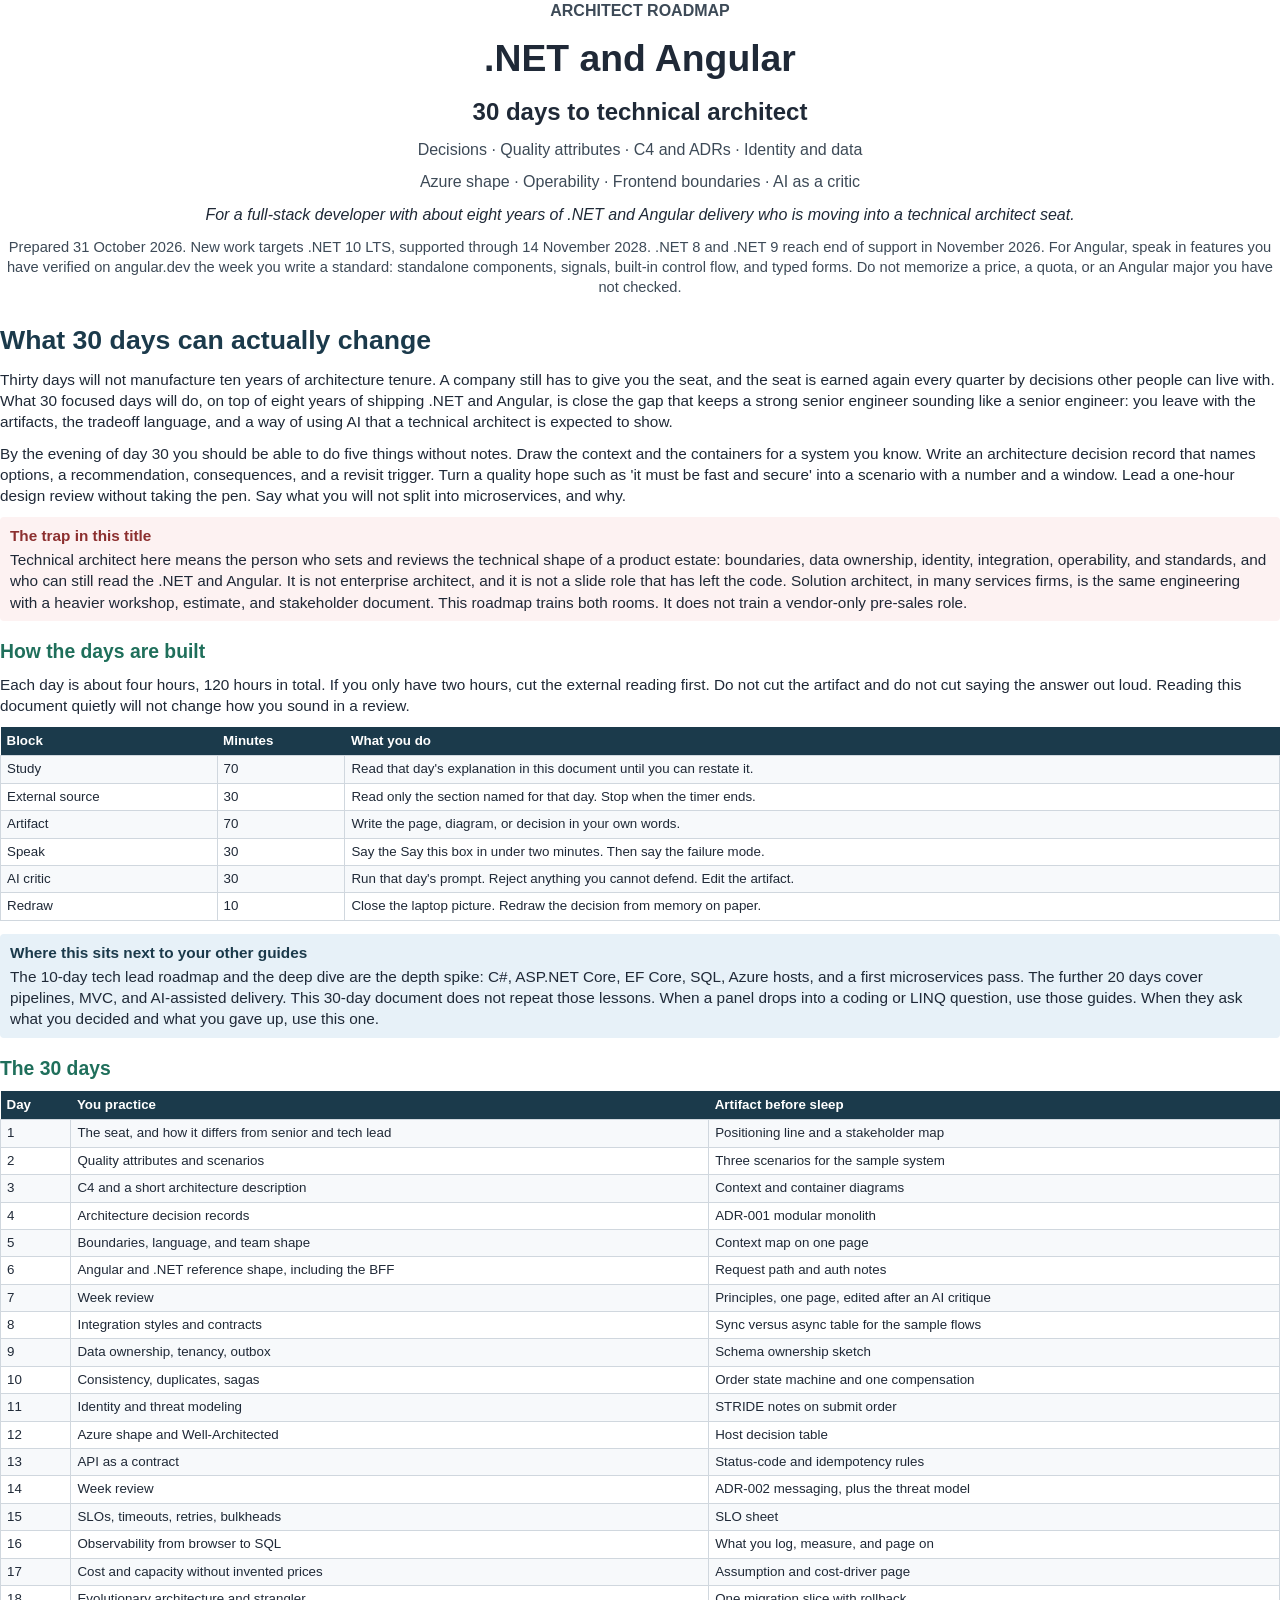
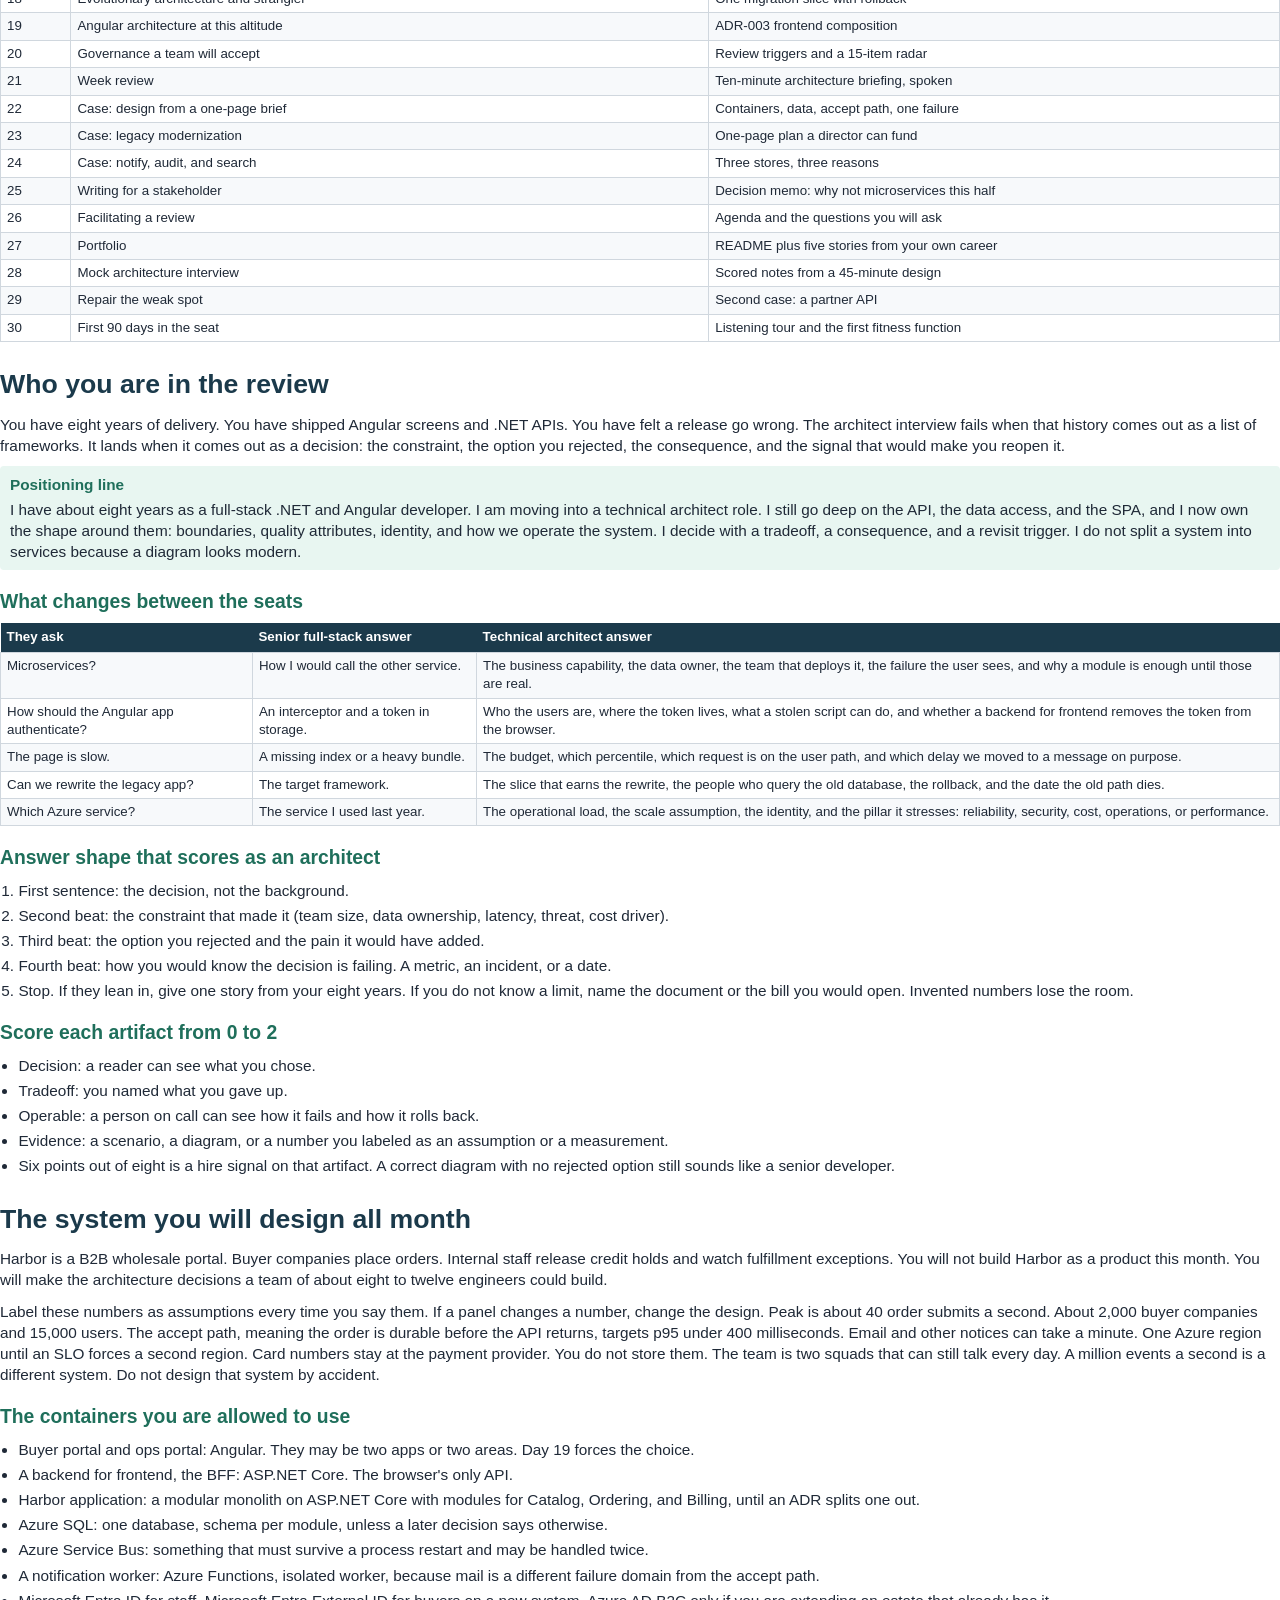
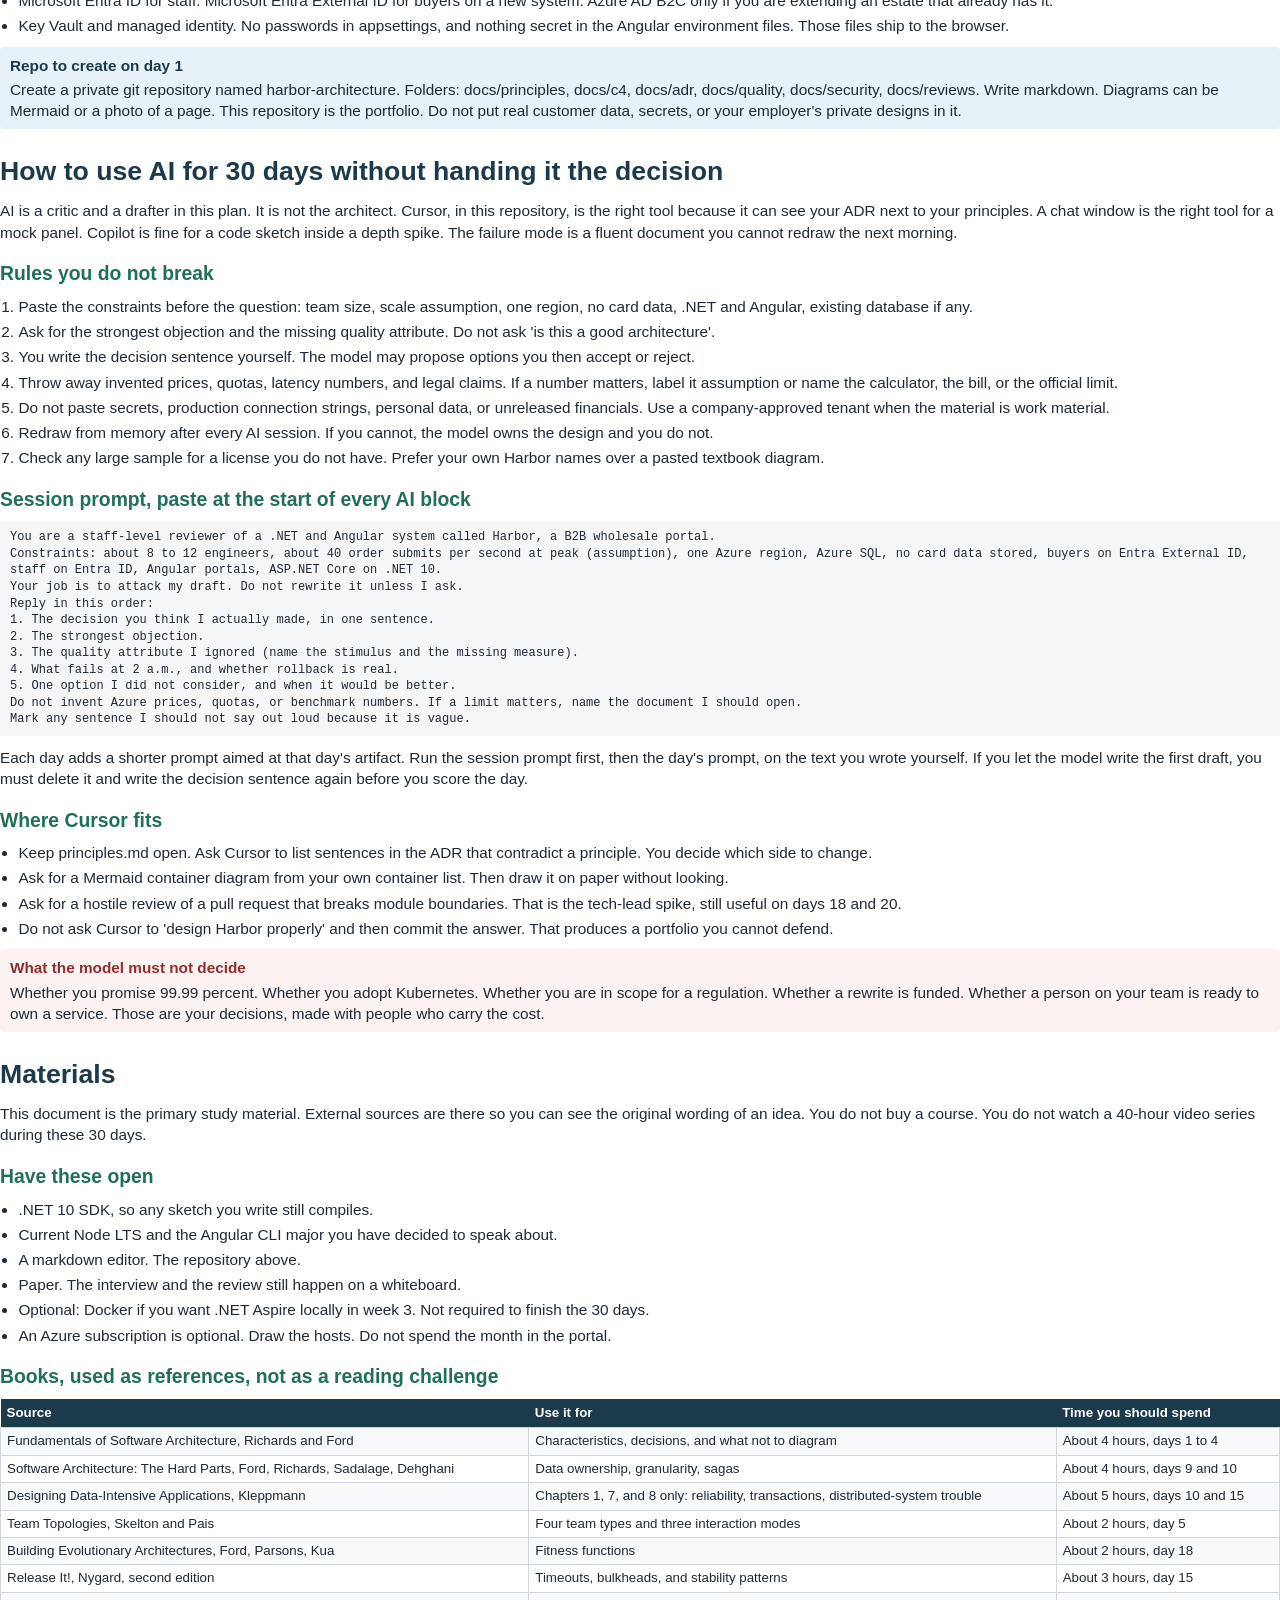
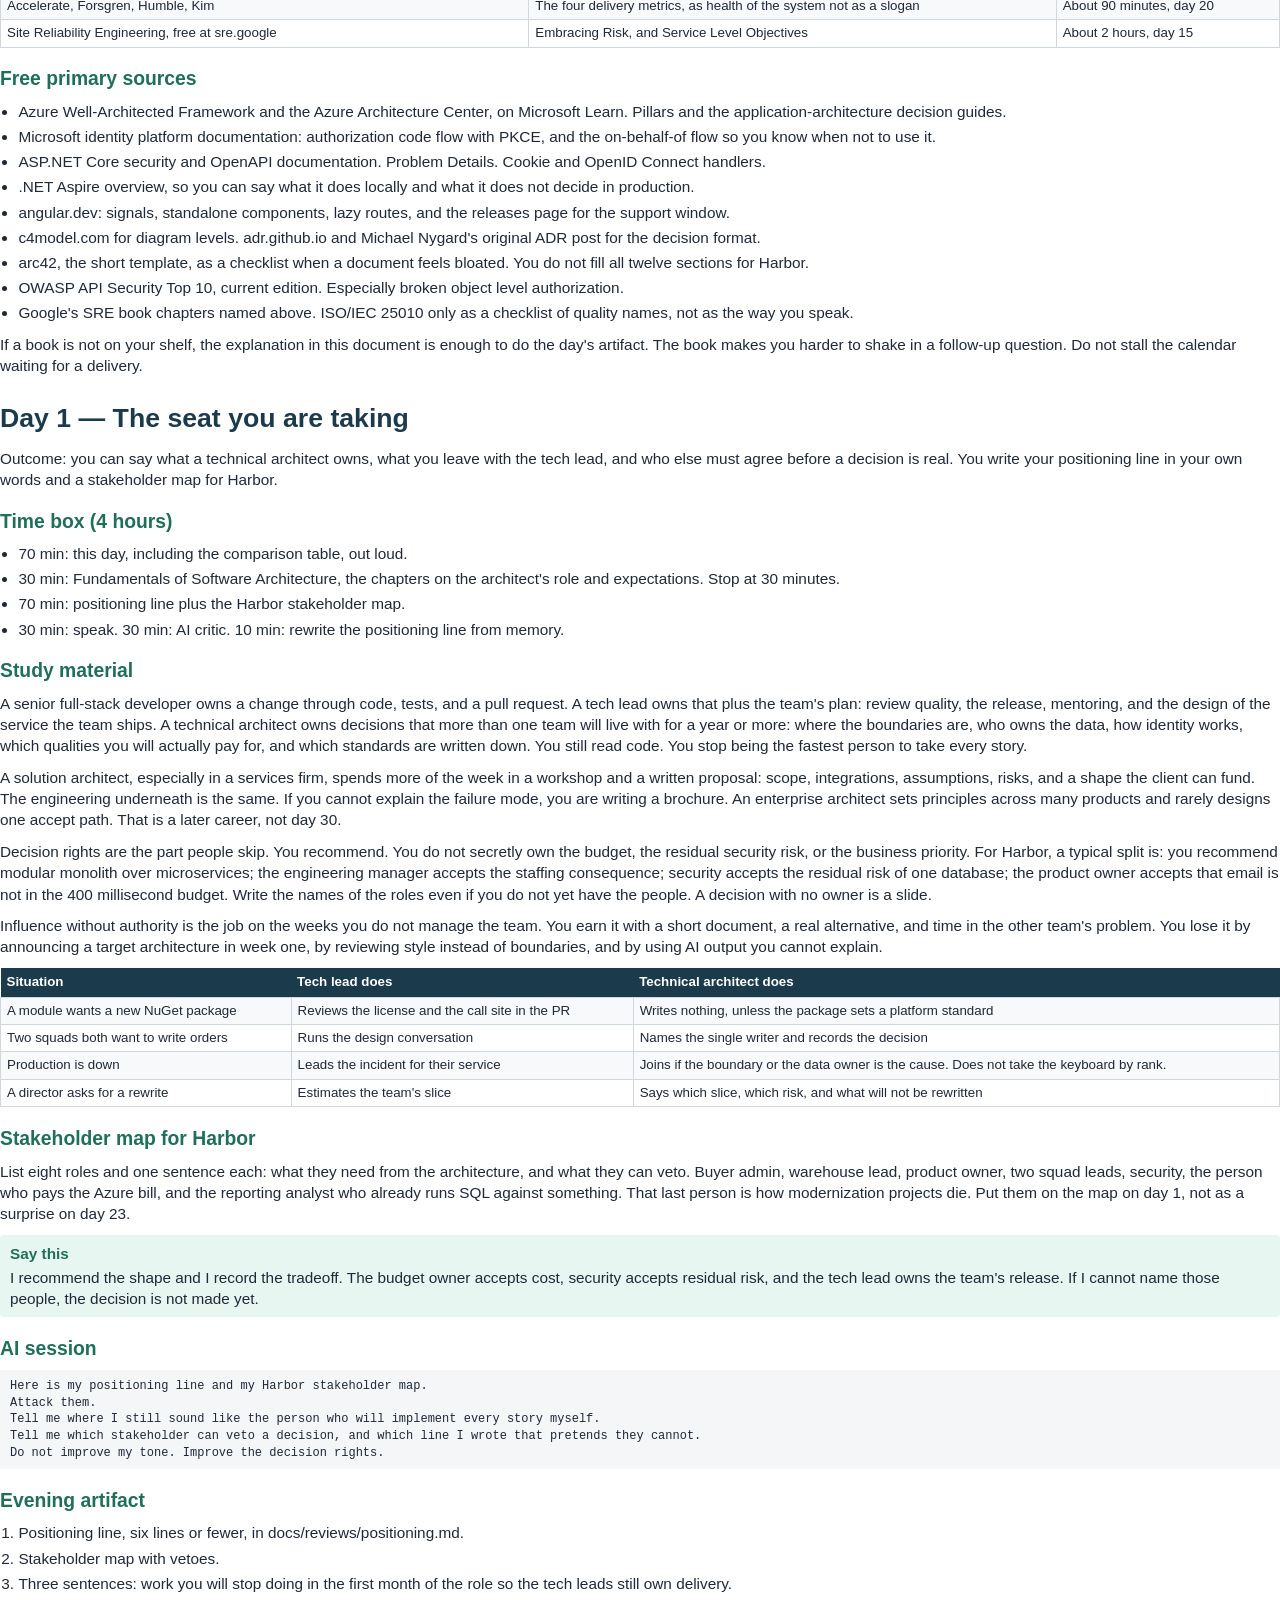
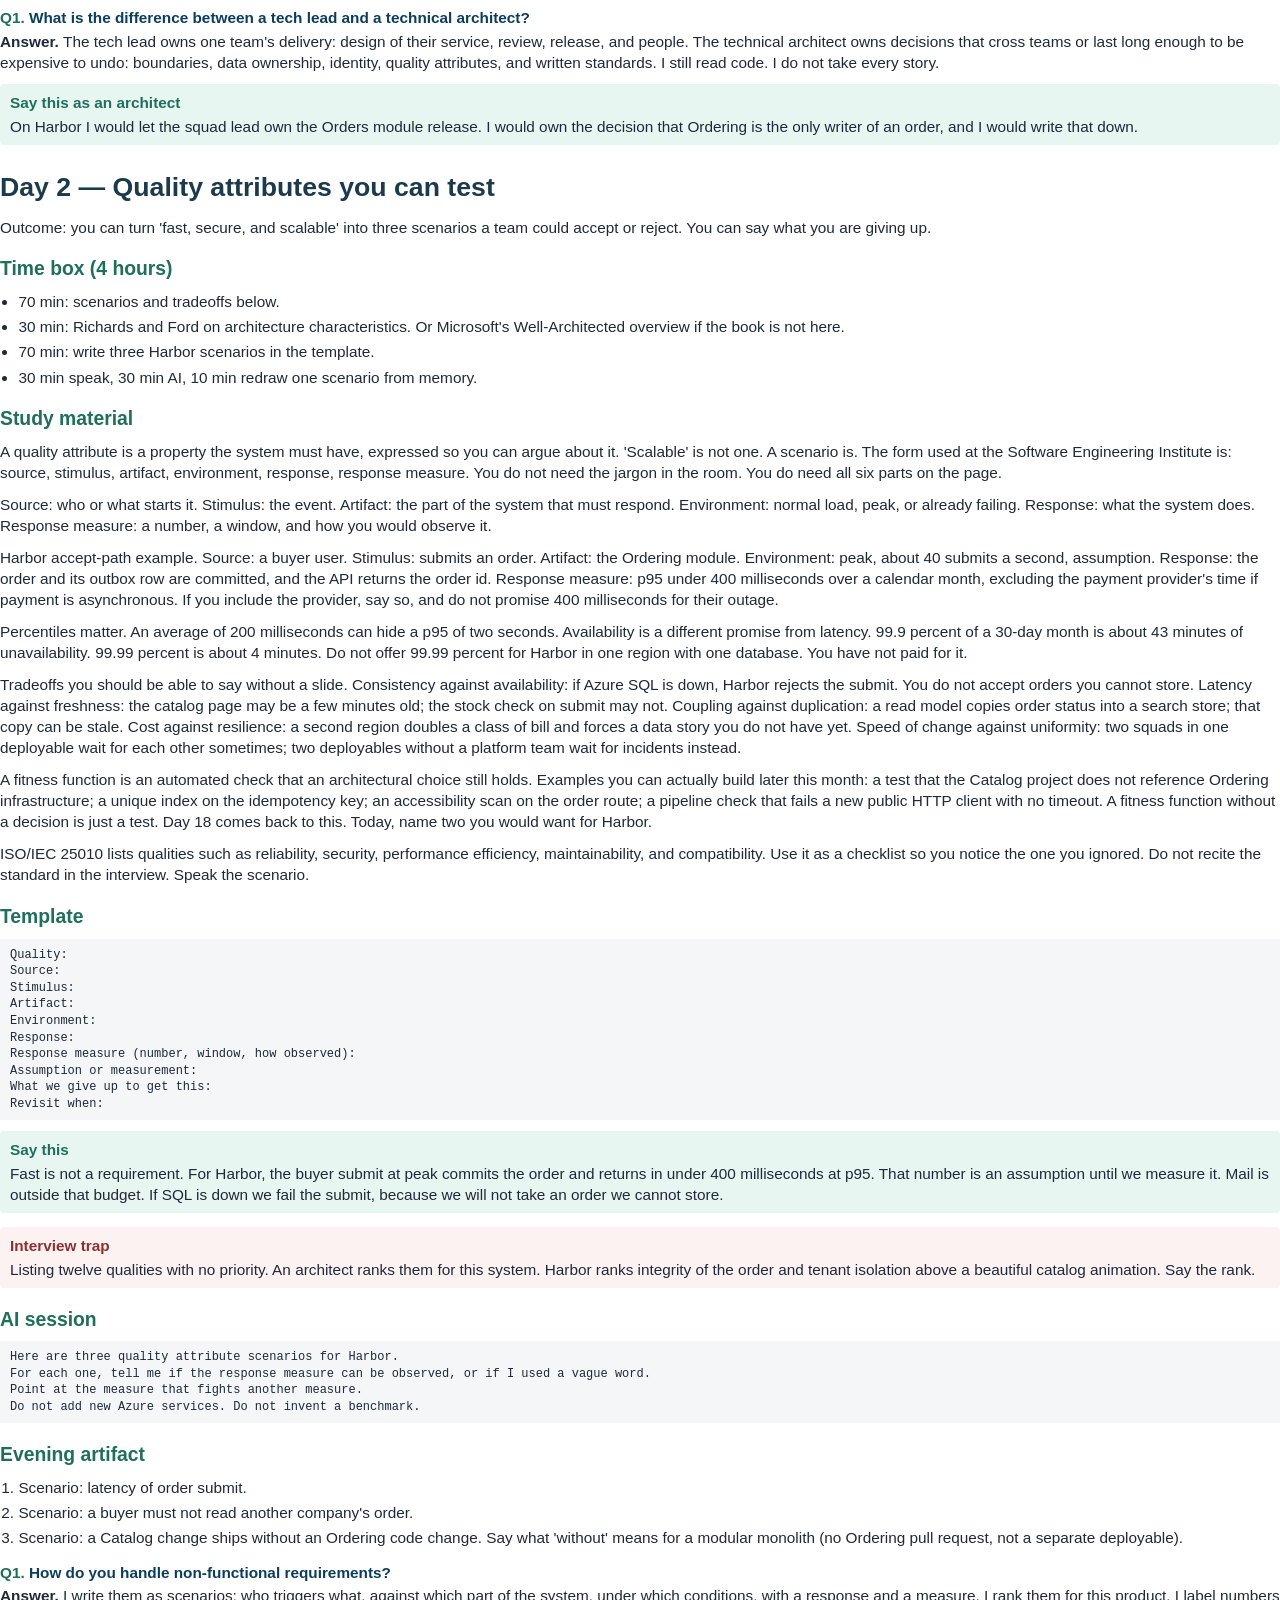
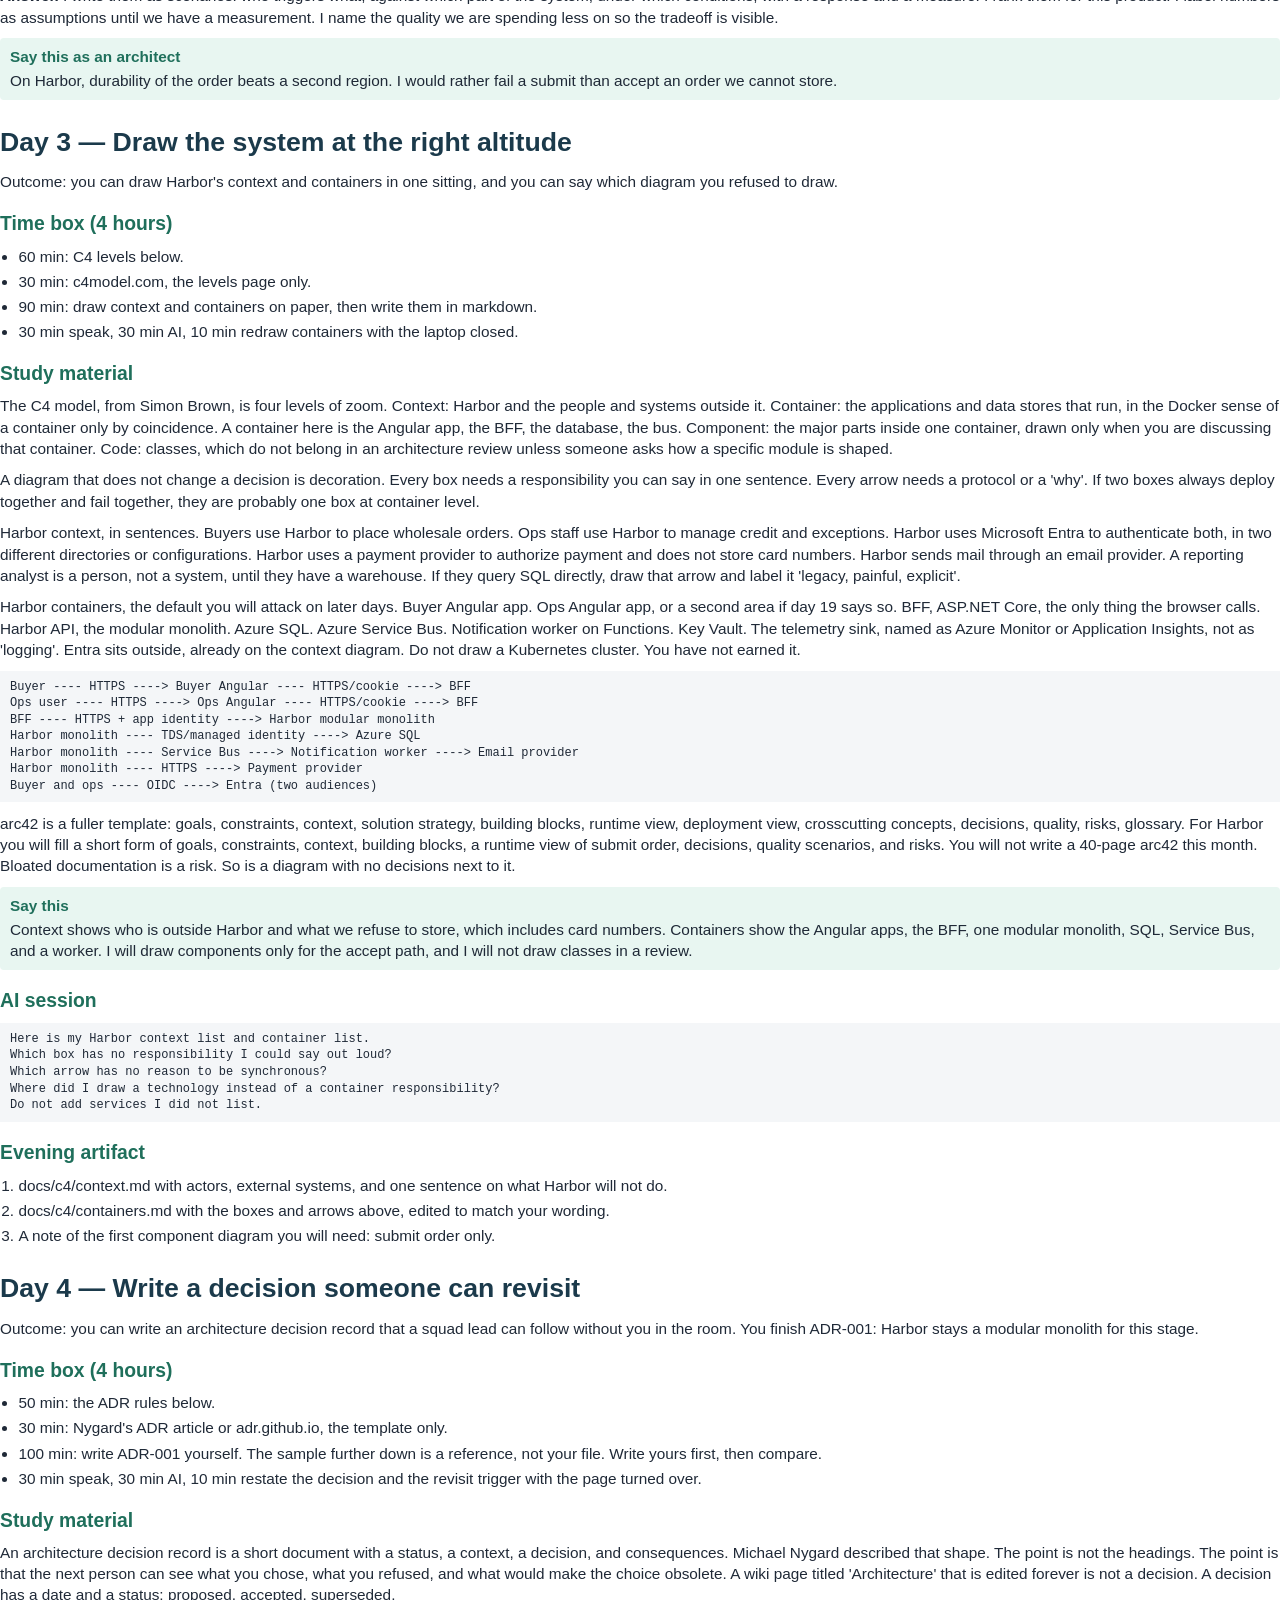
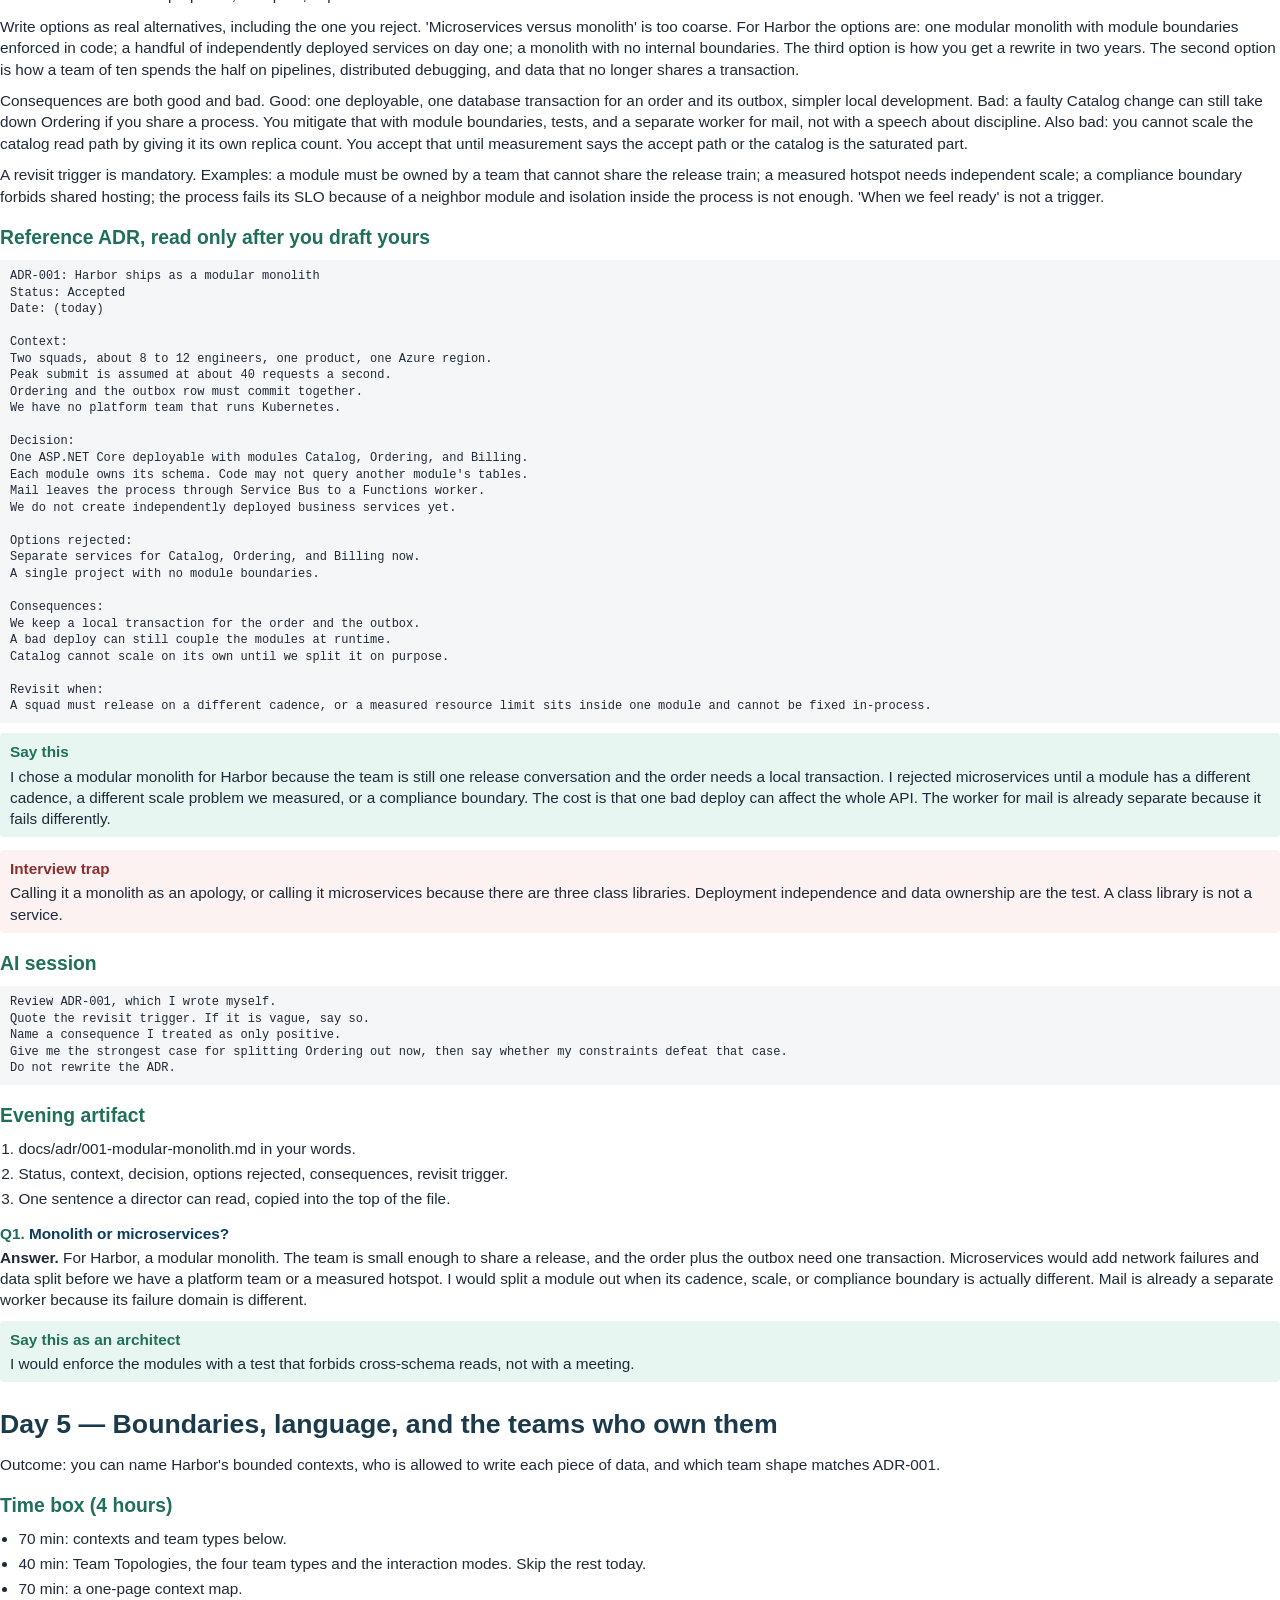
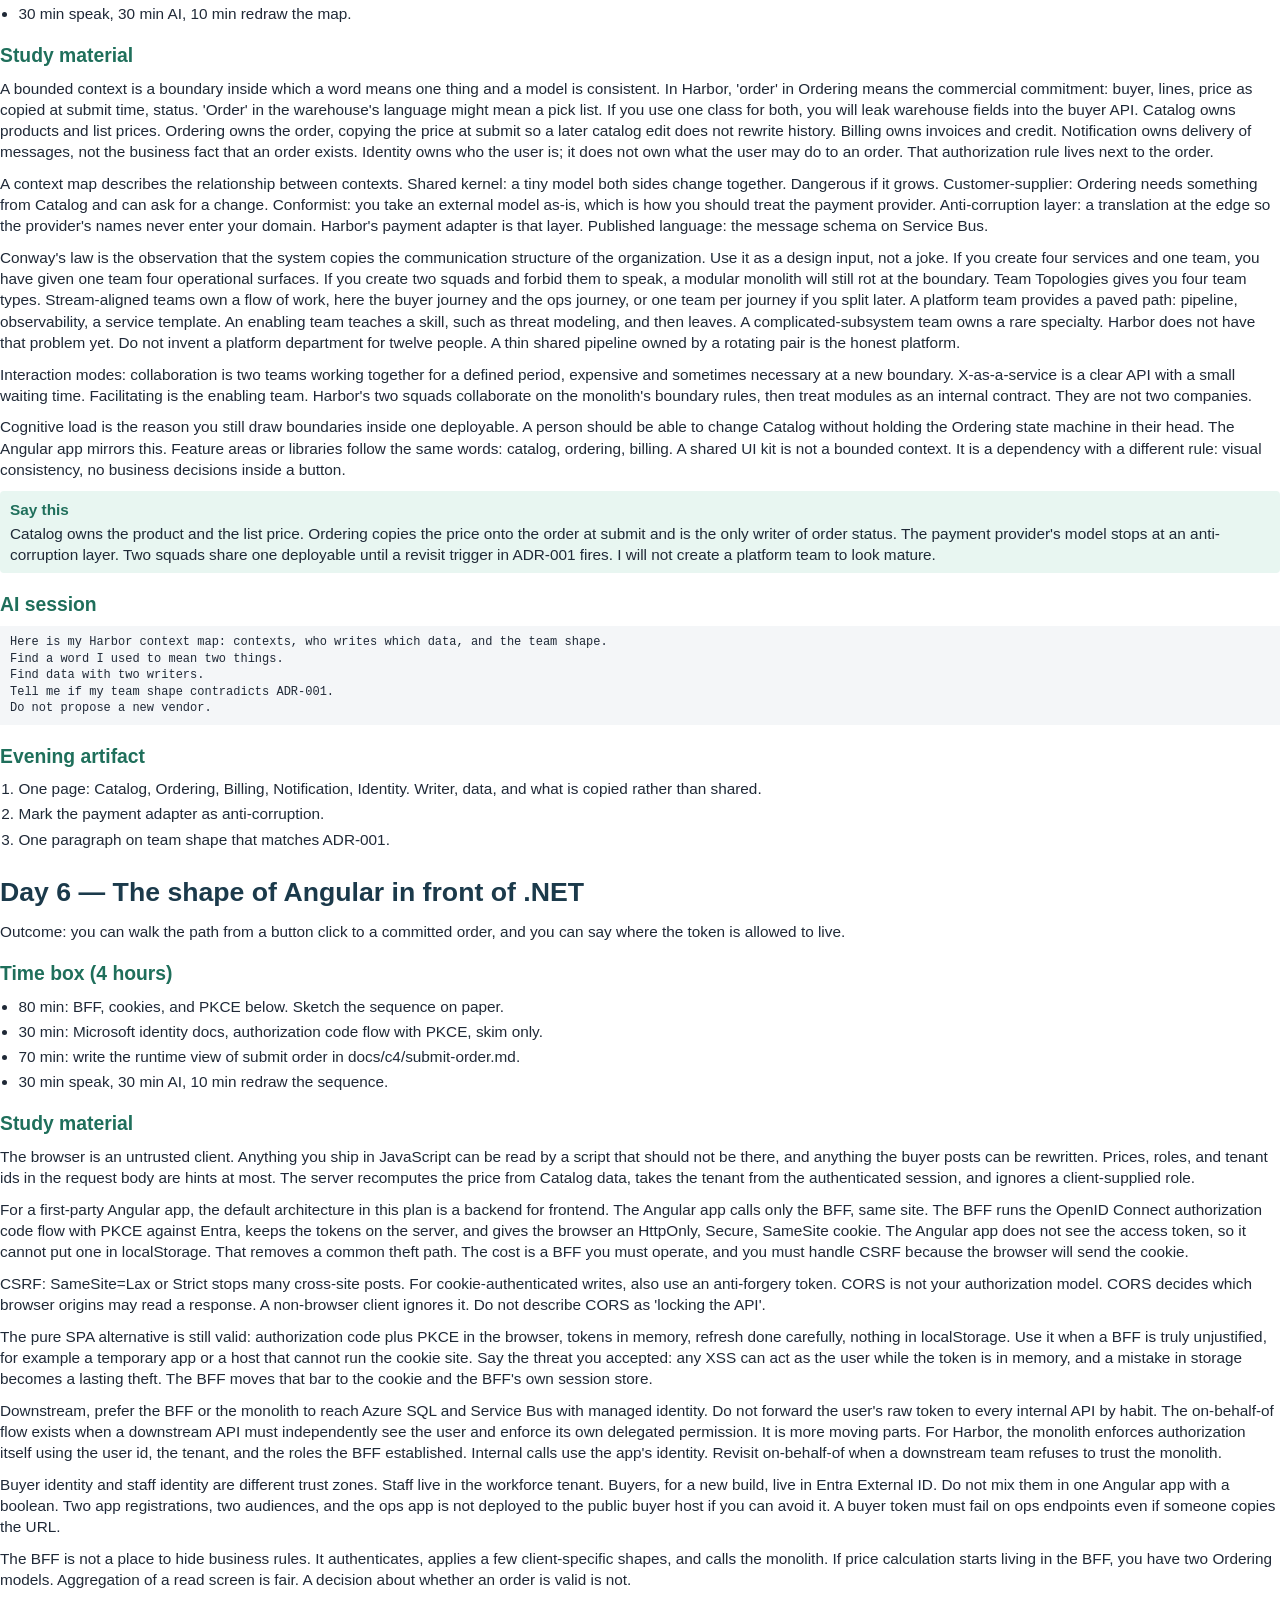
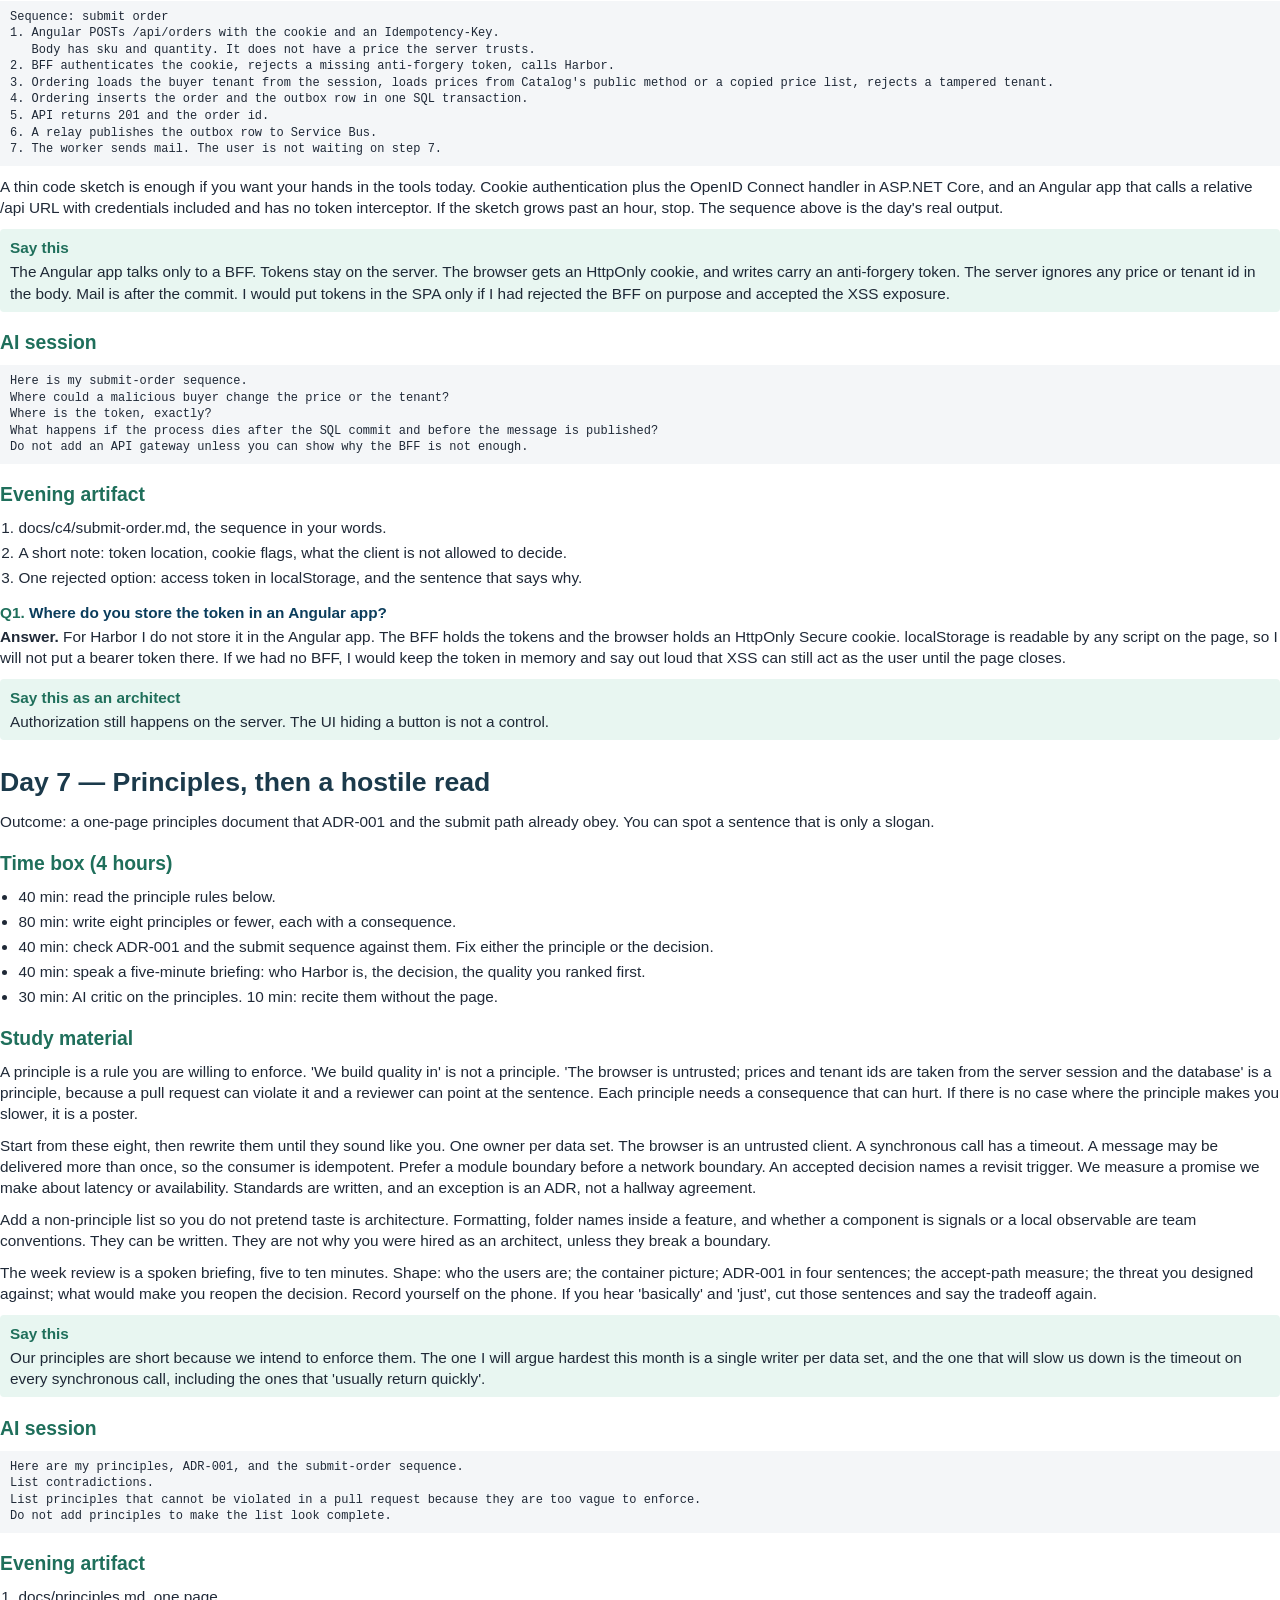
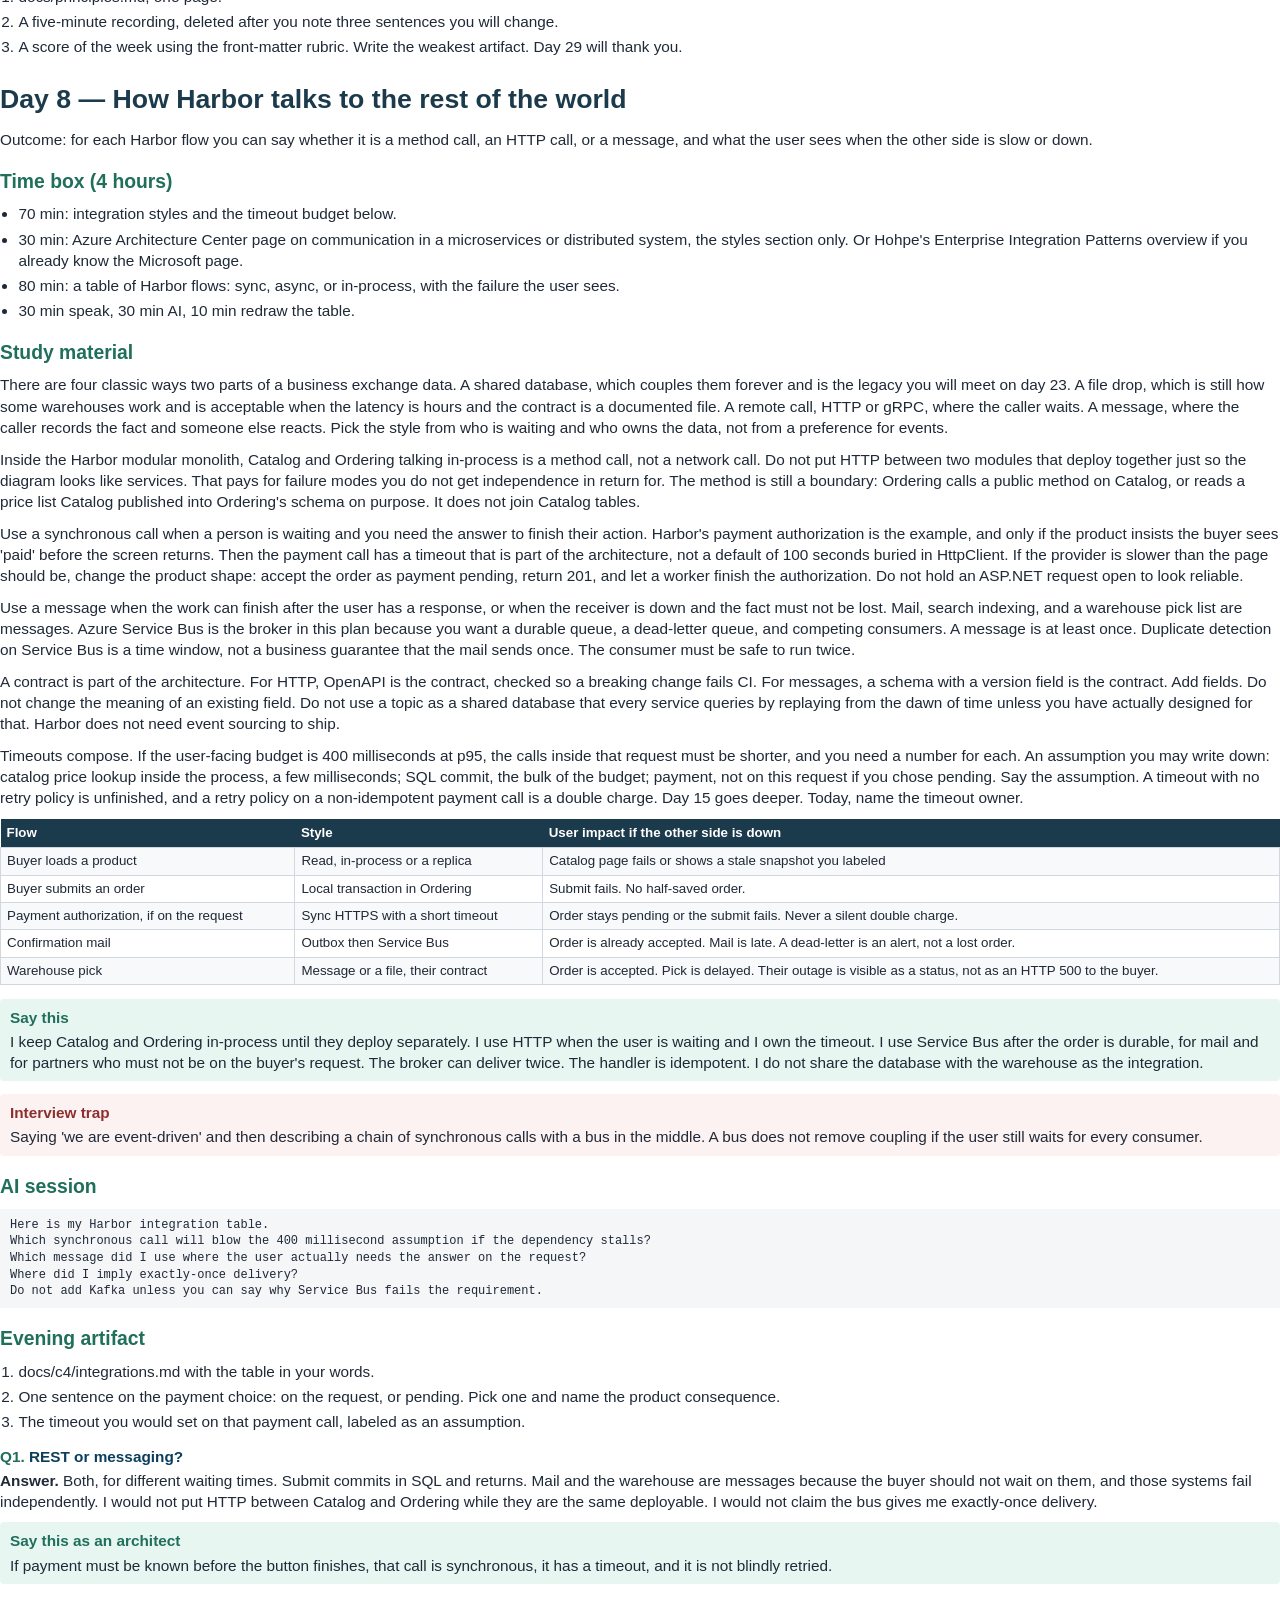
<file: NET-Angular-Technical-Architect-30-Day.html>
<!DOCTYPE html><html><head><meta charset='utf-8'><title>.NET and Angular — 30 Days to Technical Architect</title><style>
@page { size: letter; margin: 0.7in 0.72in 0.75in 0.72in; }
* { box-sizing: border-box; }
body { font-family: Calibri, "Segoe UI", sans-serif; color: #1f2937; font-size: 11.5pt; line-height: 1.38; margin: 0; }
h1 { color: #1b3a4b; font-size: 20pt; margin: 18pt 0 8pt; page-break-after: avoid; }
h2 { color: #1f6f5b; font-size: 14.5pt; margin: 14pt 0 6pt; page-break-after: avoid; }
h3 { color: #0b3d5c; font-size: 12.5pt; margin: 12pt 0 4pt; page-break-after: avoid; }
p { margin: 0 0 8pt; }
.center { text-align: center; }
.muted { color: #3d4a57; }
.kicker { letter-spacing: 0.12em; font-weight: 700; color: #3d4a57; }
ul, ol { margin: 0 0 8pt; padding-left: 1.2em; }
li { margin: 0 0 3pt; }
table.data { width: 100%; border-collapse: collapse; margin: 4pt 0 10pt; page-break-inside: avoid; }
table.data th { background: #1b3a4b; color: white; text-align: left; font-size: 10pt; padding: 5px 6px; }
table.data td { border: 1px solid #d0d7de; font-size: 10pt; padding: 4px 6px; vertical-align: top; }
table.data tr:nth-child(even) td { background: #f7f9fb; }
.callout { border-radius: 4px; padding: 8px 10px; margin: 6pt 0 10pt; page-break-inside: avoid; }
.callout .t { font-weight: 700; margin-bottom: 3px; }
.callout.note { background: #e7f1f8; }
.callout.note .t { color: #1b3a4b; }
.callout.lead { background: #e8f6f1; }
.callout.lead .t { color: #1f6f5b; }
.callout.warn { background: #fdf2f2; }
.callout.warn .t { color: #8c2f2f; }
.q { margin: 10pt 0 2pt; page-break-after: avoid; }
.q .n { color: #1f6f5b; font-weight: 700; }
.q .text { color: #0b3d5c; font-weight: 700; }
pre { background: #f4f6f8; padding: 8px 10px; font-family: Consolas, monospace; font-size: 9pt; white-space: pre-wrap; margin: 2pt 0 8pt; }
.break { page-break-before: always; }
</style></head><body><p class="center muted" style="font-size:12pt;font-weight:700">ARCHITECT ROADMAP</p><p class="center" style="font-size:28pt;font-weight:700">.NET and Angular</p><p class="center" style="font-size:18pt;font-weight:700">30 days to technical architect</p><p class="center muted" style="font-size:12pt">Decisions  ·  Quality attributes  ·  C4 and ADRs  ·  Identity and data</p><p class="center muted" style="font-size:12pt">Azure shape  ·  Operability  ·  Frontend boundaries  ·  AI as a critic</p><p class="center" style="font-size:12pt;font-style:italic">For a full-stack developer with about eight years of .NET and Angular delivery who is moving into a technical architect seat.</p><p class="center muted" style="font-size:11pt">Prepared 31 October 2026. New work targets .NET 10 LTS, supported through 14 November 2028. .NET 8 and .NET 9 reach end of support in November 2026. For Angular, speak in features you have verified on angular.dev the week you write a standard: standalone components, signals, built-in control flow, and typed forms. Do not memorize a price, a quota, or an Angular major you have not checked.</p><h1>What 30 days can actually change</h1><p>Thirty days will not manufacture ten years of architecture tenure. A company still has to give you the seat, and the seat is earned again every quarter by decisions other people can live with. What 30 focused days will do, on top of eight years of shipping .NET and Angular, is close the gap that keeps a strong senior engineer sounding like a senior engineer: you leave with the artifacts, the tradeoff language, and a way of using AI that a technical architect is expected to show.</p><p>By the evening of day 30 you should be able to do five things without notes. Draw the context and the containers for a system you know. Write an architecture decision record that names options, a recommendation, consequences, and a revisit trigger. Turn a quality hope such as &#x27;it must be fast and secure&#x27; into a scenario with a number and a window. Lead a one-hour design review without taking the pen. Say what you will not split into microservices, and why.</p><div class='callout warn'><div class='t'>The trap in this title</div><div>Technical architect here means the person who sets and reviews the technical shape of a product estate: boundaries, data ownership, identity, integration, operability, and standards, and who can still read the .NET and Angular. It is not enterprise architect, and it is not a slide role that has left the code. Solution architect, in many services firms, is the same engineering with a heavier workshop, estimate, and stakeholder document. This roadmap trains both rooms. It does not train a vendor-only pre-sales role.</div></div><h2>How the days are built</h2><p>Each day is about four hours, 120 hours in total. If you only have two hours, cut the external reading first. Do not cut the artifact and do not cut saying the answer out loud. Reading this document quietly will not change how you sound in a review.</p><table class='data'><tr><th>Block</th><th>Minutes</th><th>What you do</th></tr><tr><td>Study</td><td>70</td><td>Read that day&#x27;s explanation in this document until you can restate it.</td></tr><tr><td>External source</td><td>30</td><td>Read only the section named for that day. Stop when the timer ends.</td></tr><tr><td>Artifact</td><td>70</td><td>Write the page, diagram, or decision in your own words.</td></tr><tr><td>Speak</td><td>30</td><td>Say the Say this box in under two minutes. Then say the failure mode.</td></tr><tr><td>AI critic</td><td>30</td><td>Run that day&#x27;s prompt. Reject anything you cannot defend. Edit the artifact.</td></tr><tr><td>Redraw</td><td>10</td><td>Close the laptop picture. Redraw the decision from memory on paper.</td></tr></table><div class='callout note'><div class='t'>Where this sits next to your other guides</div><div>The 10-day tech lead roadmap and the deep dive are the depth spike: C#, ASP.NET Core, EF Core, SQL, Azure hosts, and a first microservices pass. The further 20 days cover pipelines, MVC, and AI-assisted delivery. This 30-day document does not repeat those lessons. When a panel drops into a coding or LINQ question, use those guides. When they ask what you decided and what you gave up, use this one.</div></div><h2>The 30 days</h2><table class='data'><tr><th>Day</th><th>You practice</th><th>Artifact before sleep</th></tr><tr><td>1</td><td>The seat, and how it differs from senior and tech lead</td><td>Positioning line and a stakeholder map</td></tr><tr><td>2</td><td>Quality attributes and scenarios</td><td>Three scenarios for the sample system</td></tr><tr><td>3</td><td>C4 and a short architecture description</td><td>Context and container diagrams</td></tr><tr><td>4</td><td>Architecture decision records</td><td>ADR-001 modular monolith</td></tr><tr><td>5</td><td>Boundaries, language, and team shape</td><td>Context map on one page</td></tr><tr><td>6</td><td>Angular and .NET reference shape, including the BFF</td><td>Request path and auth notes</td></tr><tr><td>7</td><td>Week review</td><td>Principles, one page, edited after an AI critique</td></tr><tr><td>8</td><td>Integration styles and contracts</td><td>Sync versus async table for the sample flows</td></tr><tr><td>9</td><td>Data ownership, tenancy, outbox</td><td>Schema ownership sketch</td></tr><tr><td>10</td><td>Consistency, duplicates, sagas</td><td>Order state machine and one compensation</td></tr><tr><td>11</td><td>Identity and threat modeling</td><td>STRIDE notes on submit order</td></tr><tr><td>12</td><td>Azure shape and Well-Architected</td><td>Host decision table</td></tr><tr><td>13</td><td>API as a contract</td><td>Status-code and idempotency rules</td></tr><tr><td>14</td><td>Week review</td><td>ADR-002 messaging, plus the threat model</td></tr><tr><td>15</td><td>SLOs, timeouts, retries, bulkheads</td><td>SLO sheet</td></tr><tr><td>16</td><td>Observability from browser to SQL</td><td>What you log, measure, and page on</td></tr><tr><td>17</td><td>Cost and capacity without invented prices</td><td>Assumption and cost-driver page</td></tr><tr><td>18</td><td>Evolutionary architecture and strangler</td><td>One migration slice with rollback</td></tr><tr><td>19</td><td>Angular architecture at this altitude</td><td>ADR-003 frontend composition</td></tr><tr><td>20</td><td>Governance a team will accept</td><td>Review triggers and a 15-item radar</td></tr><tr><td>21</td><td>Week review</td><td>Ten-minute architecture briefing, spoken</td></tr><tr><td>22</td><td>Case: design from a one-page brief</td><td>Containers, data, accept path, one failure</td></tr><tr><td>23</td><td>Case: legacy modernization</td><td>One-page plan a director can fund</td></tr><tr><td>24</td><td>Case: notify, audit, and search</td><td>Three stores, three reasons</td></tr><tr><td>25</td><td>Writing for a stakeholder</td><td>Decision memo: why not microservices this half</td></tr><tr><td>26</td><td>Facilitating a review</td><td>Agenda and the questions you will ask</td></tr><tr><td>27</td><td>Portfolio</td><td>README plus five stories from your own career</td></tr><tr><td>28</td><td>Mock architecture interview</td><td>Scored notes from a 45-minute design</td></tr><tr><td>29</td><td>Repair the weak spot</td><td>Second case: a partner API</td></tr><tr><td>30</td><td>First 90 days in the seat</td><td>Listening tour and the first fitness function</td></tr></table><h1>Who you are in the review</h1><p>You have eight years of delivery. You have shipped Angular screens and .NET APIs. You have felt a release go wrong. The architect interview fails when that history comes out as a list of frameworks. It lands when it comes out as a decision: the constraint, the option you rejected, the consequence, and the signal that would make you reopen it.</p><div class='callout lead'><div class='t'>Positioning line</div><div>I have about eight years as a full-stack .NET and Angular developer. I am moving into a technical architect role. I still go deep on the API, the data access, and the SPA, and I now own the shape around them: boundaries, quality attributes, identity, and how we operate the system. I decide with a tradeoff, a consequence, and a revisit trigger. I do not split a system into services because a diagram looks modern.</div></div><h2>What changes between the seats</h2><table class='data'><tr><th>They ask</th><th>Senior full-stack answer</th><th>Technical architect answer</th></tr><tr><td>Microservices?</td><td>How I would call the other service.</td><td>The business capability, the data owner, the team that deploys it, the failure the user sees, and why a module is enough until those are real.</td></tr><tr><td>How should the Angular app authenticate?</td><td>An interceptor and a token in storage.</td><td>Who the users are, where the token lives, what a stolen script can do, and whether a backend for frontend removes the token from the browser.</td></tr><tr><td>The page is slow.</td><td>A missing index or a heavy bundle.</td><td>The budget, which percentile, which request is on the user path, and which delay we moved to a message on purpose.</td></tr><tr><td>Can we rewrite the legacy app?</td><td>The target framework.</td><td>The slice that earns the rewrite, the people who query the old database, the rollback, and the date the old path dies.</td></tr><tr><td>Which Azure service?</td><td>The service I used last year.</td><td>The operational load, the scale assumption, the identity, and the pillar it stresses: reliability, security, cost, operations, or performance.</td></tr></table><h2>Answer shape that scores as an architect</h2><ol><li>First sentence: the decision, not the background.</li><li>Second beat: the constraint that made it (team size, data ownership, latency, threat, cost driver).</li><li>Third beat: the option you rejected and the pain it would have added.</li><li>Fourth beat: how you would know the decision is failing. A metric, an incident, or a date.</li><li>Stop. If they lean in, give one story from your eight years. If you do not know a limit, name the document or the bill you would open. Invented numbers lose the room.</li></ol><h2>Score each artifact from 0 to 2</h2><ul><li>Decision: a reader can see what you chose.</li><li>Tradeoff: you named what you gave up.</li><li>Operable: a person on call can see how it fails and how it rolls back.</li><li>Evidence: a scenario, a diagram, or a number you labeled as an assumption or a measurement.</li><li>Six points out of eight is a hire signal on that artifact. A correct diagram with no rejected option still sounds like a senior developer.</li></ul><h1>The system you will design all month</h1><p>Harbor is a B2B wholesale portal. Buyer companies place orders. Internal staff release credit holds and watch fulfillment exceptions. You will not build Harbor as a product this month. You will make the architecture decisions a team of about eight to twelve engineers could build.</p><p>Label these numbers as assumptions every time you say them. If a panel changes a number, change the design. Peak is about 40 order submits a second. About 2,000 buyer companies and 15,000 users. The accept path, meaning the order is durable before the API returns, targets p95 under 400 milliseconds. Email and other notices can take a minute. One Azure region until an SLO forces a second region. Card numbers stay at the payment provider. You do not store them. The team is two squads that can still talk every day. A million events a second is a different system. Do not design that system by accident.</p><h2>The containers you are allowed to use</h2><ul><li>Buyer portal and ops portal: Angular. They may be two apps or two areas. Day 19 forces the choice.</li><li>A backend for frontend, the BFF: ASP.NET Core. The browser&#x27;s only API.</li><li>Harbor application: a modular monolith on ASP.NET Core with modules for Catalog, Ordering, and Billing, until an ADR splits one out.</li><li>Azure SQL: one database, schema per module, unless a later decision says otherwise.</li><li>Azure Service Bus: something that must survive a process restart and may be handled twice.</li><li>A notification worker: Azure Functions, isolated worker, because mail is a different failure domain from the accept path.</li><li>Microsoft Entra ID for staff. Microsoft Entra External ID for buyers on a new system. Azure AD B2C only if you are extending an estate that already has it.</li><li>Key Vault and managed identity. No passwords in appsettings, and nothing secret in the Angular environment files. Those files ship to the browser.</li></ul><div class='callout note'><div class='t'>Repo to create on day 1</div><div>Create a private git repository named harbor-architecture. Folders: docs/principles, docs/c4, docs/adr, docs/quality, docs/security, docs/reviews. Write markdown. Diagrams can be Mermaid or a photo of a page. This repository is the portfolio. Do not put real customer data, secrets, or your employer&#x27;s private designs in it.</div></div><h1>How to use AI for 30 days without handing it the decision</h1><p>AI is a critic and a drafter in this plan. It is not the architect. Cursor, in this repository, is the right tool because it can see your ADR next to your principles. A chat window is the right tool for a mock panel. Copilot is fine for a code sketch inside a depth spike. The failure mode is a fluent document you cannot redraw the next morning.</p><h2>Rules you do not break</h2><ol><li>Paste the constraints before the question: team size, scale assumption, one region, no card data, .NET and Angular, existing database if any.</li><li>Ask for the strongest objection and the missing quality attribute. Do not ask &#x27;is this a good architecture&#x27;.</li><li>You write the decision sentence yourself. The model may propose options you then accept or reject.</li><li>Throw away invented prices, quotas, latency numbers, and legal claims. If a number matters, label it assumption or name the calculator, the bill, or the official limit.</li><li>Do not paste secrets, production connection strings, personal data, or unreleased financials. Use a company-approved tenant when the material is work material.</li><li>Redraw from memory after every AI session. If you cannot, the model owns the design and you do not.</li><li>Check any large sample for a license you do not have. Prefer your own Harbor names over a pasted textbook diagram.</li></ol><h2>Session prompt, paste at the start of every AI block</h2><pre>You are a staff-level reviewer of a .NET and Angular system called Harbor, a B2B wholesale portal.
Constraints: about 8 to 12 engineers, about 40 order submits per second at peak (assumption), one Azure region, Azure SQL, no card data stored, buyers on Entra External ID, staff on Entra ID, Angular portals, ASP.NET Core on .NET 10.
Your job is to attack my draft. Do not rewrite it unless I ask.
Reply in this order:
1. The decision you think I actually made, in one sentence.
2. The strongest objection.
3. The quality attribute I ignored (name the stimulus and the missing measure).
4. What fails at 2 a.m., and whether rollback is real.
5. One option I did not consider, and when it would be better.
Do not invent Azure prices, quotas, or benchmark numbers. If a limit matters, name the document I should open.
Mark any sentence I should not say out loud because it is vague.</pre><p>Each day adds a shorter prompt aimed at that day&#x27;s artifact. Run the session prompt first, then the day&#x27;s prompt, on the text you wrote yourself. If you let the model write the first draft, you must delete it and write the decision sentence again before you score the day.</p><h2>Where Cursor fits</h2><ul><li>Keep principles.md open. Ask Cursor to list sentences in the ADR that contradict a principle. You decide which side to change.</li><li>Ask for a Mermaid container diagram from your own container list. Then draw it on paper without looking.</li><li>Ask for a hostile review of a pull request that breaks module boundaries. That is the tech-lead spike, still useful on days 18 and 20.</li><li>Do not ask Cursor to &#x27;design Harbor properly&#x27; and then commit the answer. That produces a portfolio you cannot defend.</li></ul><div class='callout warn'><div class='t'>What the model must not decide</div><div>Whether you promise 99.99 percent. Whether you adopt Kubernetes. Whether you are in scope for a regulation. Whether a rewrite is funded. Whether a person on your team is ready to own a service. Those are your decisions, made with people who carry the cost.</div></div><h1>Materials</h1><p>This document is the primary study material. External sources are there so you can see the original wording of an idea. You do not buy a course. You do not watch a 40-hour video series during these 30 days.</p><h2>Have these open</h2><ul><li>.NET 10 SDK, so any sketch you write still compiles.</li><li>Current Node LTS and the Angular CLI major you have decided to speak about.</li><li>A markdown editor. The repository above.</li><li>Paper. The interview and the review still happen on a whiteboard.</li><li>Optional: Docker if you want .NET Aspire locally in week 3. Not required to finish the 30 days.</li><li>An Azure subscription is optional. Draw the hosts. Do not spend the month in the portal.</li></ul><h2>Books, used as references, not as a reading challenge</h2><table class='data'><tr><th>Source</th><th>Use it for</th><th>Time you should spend</th></tr><tr><td>Fundamentals of Software Architecture, Richards and Ford</td><td>Characteristics, decisions, and what not to diagram</td><td>About 4 hours, days 1 to 4</td></tr><tr><td>Software Architecture: The Hard Parts, Ford, Richards, Sadalage, Dehghani</td><td>Data ownership, granularity, sagas</td><td>About 4 hours, days 9 and 10</td></tr><tr><td>Designing Data-Intensive Applications, Kleppmann</td><td>Chapters 1, 7, and 8 only: reliability, transactions, distributed-system trouble</td><td>About 5 hours, days 10 and 15</td></tr><tr><td>Team Topologies, Skelton and Pais</td><td>Four team types and three interaction modes</td><td>About 2 hours, day 5</td></tr><tr><td>Building Evolutionary Architectures, Ford, Parsons, Kua</td><td>Fitness functions</td><td>About 2 hours, day 18</td></tr><tr><td>Release It!, Nygard, second edition</td><td>Timeouts, bulkheads, and stability patterns</td><td>About 3 hours, day 15</td></tr><tr><td>Accelerate, Forsgren, Humble, Kim</td><td>The four delivery metrics, as health of the system not as a slogan</td><td>About 90 minutes, day 20</td></tr><tr><td>Site Reliability Engineering, free at sre.google</td><td>Embracing Risk, and Service Level Objectives</td><td>About 2 hours, day 15</td></tr></table><h2>Free primary sources</h2><ul><li>Azure Well-Architected Framework and the Azure Architecture Center, on Microsoft Learn. Pillars and the application-architecture decision guides.</li><li>Microsoft identity platform documentation: authorization code flow with PKCE, and the on-behalf-of flow so you know when not to use it.</li><li>ASP.NET Core security and OpenAPI documentation. Problem Details. Cookie and OpenID Connect handlers.</li><li>.NET Aspire overview, so you can say what it does locally and what it does not decide in production.</li><li>angular.dev: signals, standalone components, lazy routes, and the releases page for the support window.</li><li>c4model.com for diagram levels. adr.github.io and Michael Nygard&#x27;s original ADR post for the decision format.</li><li>arc42, the short template, as a checklist when a document feels bloated. You do not fill all twelve sections for Harbor.</li><li>OWASP API Security Top 10, current edition. Especially broken object level authorization.</li><li>Google&#x27;s SRE book chapters named above. ISO/IEC 25010 only as a checklist of quality names, not as the way you speak.</li></ul><p>If a book is not on your shelf, the explanation in this document is enough to do the day&#x27;s artifact. The book makes you harder to shake in a follow-up question. Do not stall the calendar waiting for a delivery.</p><div class='break'></div><h1>Day 1 — The seat you are taking</h1><p>Outcome: you can say what a technical architect owns, what you leave with the tech lead, and who else must agree before a decision is real. You write your positioning line in your own words and a stakeholder map for Harbor.</p><h2>Time box (4 hours)</h2><ul><li>70 min: this day, including the comparison table, out loud.</li><li>30 min: Fundamentals of Software Architecture, the chapters on the architect&#x27;s role and expectations. Stop at 30 minutes.</li><li>70 min: positioning line plus the Harbor stakeholder map.</li><li>30 min: speak. 30 min: AI critic. 10 min: rewrite the positioning line from memory.</li></ul><h2>Study material</h2><p>A senior full-stack developer owns a change through code, tests, and a pull request. A tech lead owns that plus the team&#x27;s plan: review quality, the release, mentoring, and the design of the service the team ships. A technical architect owns decisions that more than one team will live with for a year or more: where the boundaries are, who owns the data, how identity works, which qualities you will actually pay for, and which standards are written down. You still read code. You stop being the fastest person to take every story.</p><p>A solution architect, especially in a services firm, spends more of the week in a workshop and a written proposal: scope, integrations, assumptions, risks, and a shape the client can fund. The engineering underneath is the same. If you cannot explain the failure mode, you are writing a brochure. An enterprise architect sets principles across many products and rarely designs one accept path. That is a later career, not day 30.</p><p>Decision rights are the part people skip. You recommend. You do not secretly own the budget, the residual security risk, or the business priority. For Harbor, a typical split is: you recommend modular monolith over microservices; the engineering manager accepts the staffing consequence; security accepts the residual risk of one database; the product owner accepts that email is not in the 400 millisecond budget. Write the names of the roles even if you do not yet have the people. A decision with no owner is a slide.</p><p>Influence without authority is the job on the weeks you do not manage the team. You earn it with a short document, a real alternative, and time in the other team&#x27;s problem. You lose it by announcing a target architecture in week one, by reviewing style instead of boundaries, and by using AI output you cannot explain.</p><table class='data'><tr><th>Situation</th><th>Tech lead does</th><th>Technical architect does</th></tr><tr><td>A module wants a new NuGet package</td><td>Reviews the license and the call site in the PR</td><td>Writes nothing, unless the package sets a platform standard</td></tr><tr><td>Two squads both want to write orders</td><td>Runs the design conversation</td><td>Names the single writer and records the decision</td></tr><tr><td>Production is down</td><td>Leads the incident for their service</td><td>Joins if the boundary or the data owner is the cause. Does not take the keyboard by rank.</td></tr><tr><td>A director asks for a rewrite</td><td>Estimates the team&#x27;s slice</td><td>Says which slice, which risk, and what will not be rewritten</td></tr></table><h2>Stakeholder map for Harbor</h2><p>List eight roles and one sentence each: what they need from the architecture, and what they can veto. Buyer admin, warehouse lead, product owner, two squad leads, security, the person who pays the Azure bill, and the reporting analyst who already runs SQL against something. That last person is how modernization projects die. Put them on the map on day 1, not as a surprise on day 23.</p><div class='callout lead'><div class='t'>Say this</div><div>I recommend the shape and I record the tradeoff. The budget owner accepts cost, security accepts residual risk, and the tech lead owns the team&#x27;s release. If I cannot name those people, the decision is not made yet.</div></div><h2>AI session</h2><pre>Here is my positioning line and my Harbor stakeholder map.
Attack them.
Tell me where I still sound like the person who will implement every story myself.
Tell me which stakeholder can veto a decision, and which line I wrote that pretends they cannot.
Do not improve my tone. Improve the decision rights.</pre><h2>Evening artifact</h2><ol><li>Positioning line, six lines or fewer, in docs/reviews/positioning.md.</li><li>Stakeholder map with vetoes.</li><li>Three sentences: work you will stop doing in the first month of the role so the tech leads still own delivery.</li></ol><p class='q'><span class='n'>Q1.  </span><span class='text'>What is the difference between a tech lead and a technical architect?</span></p><p><b>Answer.  </b>The tech lead owns one team&#x27;s delivery: design of their service, review, release, and people. The technical architect owns decisions that cross teams or last long enough to be expensive to undo: boundaries, data ownership, identity, quality attributes, and written standards. I still read code. I do not take every story.</p><div class='callout lead'><div class='t'>Say this as an architect</div><div>On Harbor I would let the squad lead own the Orders module release. I would own the decision that Ordering is the only writer of an order, and I would write that down.</div></div><div class='break'></div><h1>Day 2 — Quality attributes you can test</h1><p>Outcome: you can turn &#x27;fast, secure, and scalable&#x27; into three scenarios a team could accept or reject. You can say what you are giving up.</p><h2>Time box (4 hours)</h2><ul><li>70 min: scenarios and tradeoffs below.</li><li>30 min: Richards and Ford on architecture characteristics. Or Microsoft&#x27;s Well-Architected overview if the book is not here.</li><li>70 min: write three Harbor scenarios in the template.</li><li>30 min speak, 30 min AI, 10 min redraw one scenario from memory.</li></ul><h2>Study material</h2><p>A quality attribute is a property the system must have, expressed so you can argue about it. &#x27;Scalable&#x27; is not one. A scenario is. The form used at the Software Engineering Institute is: source, stimulus, artifact, environment, response, response measure. You do not need the jargon in the room. You do need all six parts on the page.</p><p>Source: who or what starts it. Stimulus: the event. Artifact: the part of the system that must respond. Environment: normal load, peak, or already failing. Response: what the system does. Response measure: a number, a window, and how you would observe it.</p><p>Harbor accept-path example. Source: a buyer user. Stimulus: submits an order. Artifact: the Ordering module. Environment: peak, about 40 submits a second, assumption. Response: the order and its outbox row are committed, and the API returns the order id. Response measure: p95 under 400 milliseconds over a calendar month, excluding the payment provider&#x27;s time if payment is asynchronous. If you include the provider, say so, and do not promise 400 milliseconds for their outage.</p><p>Percentiles matter. An average of 200 milliseconds can hide a p95 of two seconds. Availability is a different promise from latency. 99.9 percent of a 30-day month is about 43 minutes of unavailability. 99.99 percent is about 4 minutes. Do not offer 99.99 percent for Harbor in one region with one database. You have not paid for it.</p><p>Tradeoffs you should be able to say without a slide. Consistency against availability: if Azure SQL is down, Harbor rejects the submit. You do not accept orders you cannot store. Latency against freshness: the catalog page may be a few minutes old; the stock check on submit may not. Coupling against duplication: a read model copies order status into a search store; that copy can be stale. Cost against resilience: a second region doubles a class of bill and forces a data story you do not have yet. Speed of change against uniformity: two squads in one deployable wait for each other sometimes; two deployables without a platform team wait for incidents instead.</p><p>A fitness function is an automated check that an architectural choice still holds. Examples you can actually build later this month: a test that the Catalog project does not reference Ordering infrastructure; a unique index on the idempotency key; an accessibility scan on the order route; a pipeline check that fails a new public HTTP client with no timeout. A fitness function without a decision is just a test. Day 18 comes back to this. Today, name two you would want for Harbor.</p><p>ISO/IEC 25010 lists qualities such as reliability, security, performance efficiency, maintainability, and compatibility. Use it as a checklist so you notice the one you ignored. Do not recite the standard in the interview. Speak the scenario.</p><h2>Template</h2><pre>Quality:
Source:
Stimulus:
Artifact:
Environment:
Response:
Response measure (number, window, how observed):
Assumption or measurement:
What we give up to get this:
Revisit when:</pre><div class='callout lead'><div class='t'>Say this</div><div>Fast is not a requirement. For Harbor, the buyer submit at peak commits the order and returns in under 400 milliseconds at p95. That number is an assumption until we measure it. Mail is outside that budget. If SQL is down we fail the submit, because we will not take an order we cannot store.</div></div><div class='callout warn'><div class='t'>Interview trap</div><div>Listing twelve qualities with no priority. An architect ranks them for this system. Harbor ranks integrity of the order and tenant isolation above a beautiful catalog animation. Say the rank.</div></div><h2>AI session</h2><pre>Here are three quality attribute scenarios for Harbor.
For each one, tell me if the response measure can be observed, or if I used a vague word.
Point at the measure that fights another measure.
Do not add new Azure services. Do not invent a benchmark.</pre><h2>Evening artifact</h2><ol><li>Scenario: latency of order submit.</li><li>Scenario: a buyer must not read another company&#x27;s order.</li><li>Scenario: a Catalog change ships without an Ordering code change. Say what &#x27;without&#x27; means for a modular monolith (no Ordering pull request, not a separate deployable).</li></ol><p class='q'><span class='n'>Q1.  </span><span class='text'>How do you handle non-functional requirements?</span></p><p><b>Answer.  </b>I write them as scenarios: who triggers what, against which part of the system, under which conditions, with a response and a measure. I rank them for this product. I label numbers as assumptions until we have a measurement. I name the quality we are spending less on so the tradeoff is visible.</p><div class='callout lead'><div class='t'>Say this as an architect</div><div>On Harbor, durability of the order beats a second region. I would rather fail a submit than accept an order we cannot store.</div></div><div class='break'></div><h1>Day 3 — Draw the system at the right altitude</h1><p>Outcome: you can draw Harbor&#x27;s context and containers in one sitting, and you can say which diagram you refused to draw.</p><h2>Time box (4 hours)</h2><ul><li>60 min: C4 levels below.</li><li>30 min: c4model.com, the levels page only.</li><li>90 min: draw context and containers on paper, then write them in markdown.</li><li>30 min speak, 30 min AI, 10 min redraw containers with the laptop closed.</li></ul><h2>Study material</h2><p>The C4 model, from Simon Brown, is four levels of zoom. Context: Harbor and the people and systems outside it. Container: the applications and data stores that run, in the Docker sense of a container only by coincidence. A container here is the Angular app, the BFF, the database, the bus. Component: the major parts inside one container, drawn only when you are discussing that container. Code: classes, which do not belong in an architecture review unless someone asks how a specific module is shaped.</p><p>A diagram that does not change a decision is decoration. Every box needs a responsibility you can say in one sentence. Every arrow needs a protocol or a &#x27;why&#x27;. If two boxes always deploy together and fail together, they are probably one box at container level.</p><p>Harbor context, in sentences. Buyers use Harbor to place wholesale orders. Ops staff use Harbor to manage credit and exceptions. Harbor uses Microsoft Entra to authenticate both, in two different directories or configurations. Harbor uses a payment provider to authorize payment and does not store card numbers. Harbor sends mail through an email provider. A reporting analyst is a person, not a system, until they have a warehouse. If they query SQL directly, draw that arrow and label it &#x27;legacy, painful, explicit&#x27;.</p><p>Harbor containers, the default you will attack on later days. Buyer Angular app. Ops Angular app, or a second area if day 19 says so. BFF, ASP.NET Core, the only thing the browser calls. Harbor API, the modular monolith. Azure SQL. Azure Service Bus. Notification worker on Functions. Key Vault. The telemetry sink, named as Azure Monitor or Application Insights, not as &#x27;logging&#x27;. Entra sits outside, already on the context diagram. Do not draw a Kubernetes cluster. You have not earned it.</p><pre>Buyer ---- HTTPS ----&gt; Buyer Angular ---- HTTPS/cookie ----&gt; BFF
Ops user ---- HTTPS ----&gt; Ops Angular ---- HTTPS/cookie ----&gt; BFF
BFF ---- HTTPS + app identity ----&gt; Harbor modular monolith
Harbor monolith ---- TDS/managed identity ----&gt; Azure SQL
Harbor monolith ---- Service Bus ----&gt; Notification worker ----&gt; Email provider
Harbor monolith ---- HTTPS ----&gt; Payment provider
Buyer and ops ---- OIDC ----&gt; Entra (two audiences)</pre><p>arc42 is a fuller template: goals, constraints, context, solution strategy, building blocks, runtime view, deployment view, crosscutting concepts, decisions, quality, risks, glossary. For Harbor you will fill a short form of goals, constraints, context, building blocks, a runtime view of submit order, decisions, quality scenarios, and risks. You will not write a 40-page arc42 this month. Bloated documentation is a risk. So is a diagram with no decisions next to it.</p><div class='callout lead'><div class='t'>Say this</div><div>Context shows who is outside Harbor and what we refuse to store, which includes card numbers. Containers show the Angular apps, the BFF, one modular monolith, SQL, Service Bus, and a worker. I will draw components only for the accept path, and I will not draw classes in a review.</div></div><h2>AI session</h2><pre>Here is my Harbor context list and container list.
Which box has no responsibility I could say out loud?
Which arrow has no reason to be synchronous?
Where did I draw a technology instead of a container responsibility?
Do not add services I did not list.</pre><h2>Evening artifact</h2><ol><li>docs/c4/context.md with actors, external systems, and one sentence on what Harbor will not do.</li><li>docs/c4/containers.md with the boxes and arrows above, edited to match your wording.</li><li>A note of the first component diagram you will need: submit order only.</li></ol><div class='break'></div><h1>Day 4 — Write a decision someone can revisit</h1><p>Outcome: you can write an architecture decision record that a squad lead can follow without you in the room. You finish ADR-001: Harbor stays a modular monolith for this stage.</p><h2>Time box (4 hours)</h2><ul><li>50 min: the ADR rules below.</li><li>30 min: Nygard&#x27;s ADR article or adr.github.io, the template only.</li><li>100 min: write ADR-001 yourself. The sample further down is a reference, not your file. Write yours first, then compare.</li><li>30 min speak, 30 min AI, 10 min restate the decision and the revisit trigger with the page turned over.</li></ul><h2>Study material</h2><p>An architecture decision record is a short document with a status, a context, a decision, and consequences. Michael Nygard described that shape. The point is not the headings. The point is that the next person can see what you chose, what you refused, and what would make the choice obsolete. A wiki page titled &#x27;Architecture&#x27; that is edited forever is not a decision. A decision has a date and a status: proposed, accepted, superseded.</p><p>Write options as real alternatives, including the one you reject. &#x27;Microservices versus monolith&#x27; is too coarse. For Harbor the options are: one modular monolith with module boundaries enforced in code; a handful of independently deployed services on day one; a monolith with no internal boundaries. The third option is how you get a rewrite in two years. The second option is how a team of ten spends the half on pipelines, distributed debugging, and data that no longer shares a transaction.</p><p>Consequences are both good and bad. Good: one deployable, one database transaction for an order and its outbox, simpler local development. Bad: a faulty Catalog change can still take down Ordering if you share a process. You mitigate that with module boundaries, tests, and a separate worker for mail, not with a speech about discipline. Also bad: you cannot scale the catalog read path by giving it its own replica count. You accept that until measurement says the accept path or the catalog is the saturated part.</p><p>A revisit trigger is mandatory. Examples: a module must be owned by a team that cannot share the release train; a measured hotspot needs independent scale; a compliance boundary forbids shared hosting; the process fails its SLO because of a neighbor module and isolation inside the process is not enough. &#x27;When we feel ready&#x27; is not a trigger.</p><h2>Reference ADR, read only after you draft yours</h2><pre>ADR-001: Harbor ships as a modular monolith
Status: Accepted
Date: (today)

Context:
Two squads, about 8 to 12 engineers, one product, one Azure region.
Peak submit is assumed at about 40 requests a second.
Ordering and the outbox row must commit together.
We have no platform team that runs Kubernetes.

Decision:
One ASP.NET Core deployable with modules Catalog, Ordering, and Billing.
Each module owns its schema. Code may not query another module&#x27;s tables.
Mail leaves the process through Service Bus to a Functions worker.
We do not create independently deployed business services yet.

Options rejected:
Separate services for Catalog, Ordering, and Billing now.
A single project with no module boundaries.

Consequences:
We keep a local transaction for the order and the outbox.
A bad deploy can still couple the modules at runtime.
Catalog cannot scale on its own until we split it on purpose.

Revisit when:
A squad must release on a different cadence, or a measured resource limit sits inside one module and cannot be fixed in-process.</pre><div class='callout lead'><div class='t'>Say this</div><div>I chose a modular monolith for Harbor because the team is still one release conversation and the order needs a local transaction. I rejected microservices until a module has a different cadence, a different scale problem we measured, or a compliance boundary. The cost is that one bad deploy can affect the whole API. The worker for mail is already separate because it fails differently.</div></div><div class='callout warn'><div class='t'>Interview trap</div><div>Calling it a monolith as an apology, or calling it microservices because there are three class libraries. Deployment independence and data ownership are the test. A class library is not a service.</div></div><h2>AI session</h2><pre>Review ADR-001, which I wrote myself.
Quote the revisit trigger. If it is vague, say so.
Name a consequence I treated as only positive.
Give me the strongest case for splitting Ordering out now, then say whether my constraints defeat that case.
Do not rewrite the ADR.</pre><h2>Evening artifact</h2><ol><li>docs/adr/001-modular-monolith.md in your words.</li><li>Status, context, decision, options rejected, consequences, revisit trigger.</li><li>One sentence a director can read, copied into the top of the file.</li></ol><p class='q'><span class='n'>Q1.  </span><span class='text'>Monolith or microservices?</span></p><p><b>Answer.  </b>For Harbor, a modular monolith. The team is small enough to share a release, and the order plus the outbox need one transaction. Microservices would add network failures and data split before we have a platform team or a measured hotspot. I would split a module out when its cadence, scale, or compliance boundary is actually different. Mail is already a separate worker because its failure domain is different.</p><div class='callout lead'><div class='t'>Say this as an architect</div><div>I would enforce the modules with a test that forbids cross-schema reads, not with a meeting.</div></div><div class='break'></div><h1>Day 5 — Boundaries, language, and the teams who own them</h1><p>Outcome: you can name Harbor&#x27;s bounded contexts, who is allowed to write each piece of data, and which team shape matches ADR-001.</p><h2>Time box (4 hours)</h2><ul><li>70 min: contexts and team types below.</li><li>40 min: Team Topologies, the four team types and the interaction modes. Skip the rest today.</li><li>70 min: a one-page context map.</li><li>30 min speak, 30 min AI, 10 min redraw the map.</li></ul><h2>Study material</h2><p>A bounded context is a boundary inside which a word means one thing and a model is consistent. In Harbor, &#x27;order&#x27; in Ordering means the commercial commitment: buyer, lines, price as copied at submit time, status. &#x27;Order&#x27; in the warehouse&#x27;s language might mean a pick list. If you use one class for both, you will leak warehouse fields into the buyer API. Catalog owns products and list prices. Ordering owns the order, copying the price at submit so a later catalog edit does not rewrite history. Billing owns invoices and credit. Notification owns delivery of messages, not the business fact that an order exists. Identity owns who the user is; it does not own what the user may do to an order. That authorization rule lives next to the order.</p><p>A context map describes the relationship between contexts. Shared kernel: a tiny model both sides change together. Dangerous if it grows. Customer-supplier: Ordering needs something from Catalog and can ask for a change. Conformist: you take an external model as-is, which is how you should treat the payment provider. Anti-corruption layer: a translation at the edge so the provider&#x27;s names never enter your domain. Harbor&#x27;s payment adapter is that layer. Published language: the message schema on Service Bus.</p><p>Conway&#x27;s law is the observation that the system copies the communication structure of the organization. Use it as a design input, not a joke. If you create four services and one team, you have given one team four operational surfaces. If you create two squads and forbid them to speak, a modular monolith will still rot at the boundary. Team Topologies gives you four team types. Stream-aligned teams own a flow of work, here the buyer journey and the ops journey, or one team per journey if you split later. A platform team provides a paved path: pipeline, observability, a service template. An enabling team teaches a skill, such as threat modeling, and then leaves. A complicated-subsystem team owns a rare specialty. Harbor does not have that problem yet. Do not invent a platform department for twelve people. A thin shared pipeline owned by a rotating pair is the honest platform.</p><p>Interaction modes: collaboration is two teams working together for a defined period, expensive and sometimes necessary at a new boundary. X-as-a-service is a clear API with a small waiting time. Facilitating is the enabling team. Harbor&#x27;s two squads collaborate on the monolith&#x27;s boundary rules, then treat modules as an internal contract. They are not two companies.</p><p>Cognitive load is the reason you still draw boundaries inside one deployable. A person should be able to change Catalog without holding the Ordering state machine in their head. The Angular app mirrors this. Feature areas or libraries follow the same words: catalog, ordering, billing. A shared UI kit is not a bounded context. It is a dependency with a different rule: visual consistency, no business decisions inside a button.</p><div class='callout lead'><div class='t'>Say this</div><div>Catalog owns the product and the list price. Ordering copies the price onto the order at submit and is the only writer of order status. The payment provider&#x27;s model stops at an anti-corruption layer. Two squads share one deployable until a revisit trigger in ADR-001 fires. I will not create a platform team to look mature.</div></div><h2>AI session</h2><pre>Here is my Harbor context map: contexts, who writes which data, and the team shape.
Find a word I used to mean two things.
Find data with two writers.
Tell me if my team shape contradicts ADR-001.
Do not propose a new vendor.</pre><h2>Evening artifact</h2><ol><li>One page: Catalog, Ordering, Billing, Notification, Identity. Writer, data, and what is copied rather than shared.</li><li>Mark the payment adapter as anti-corruption.</li><li>One paragraph on team shape that matches ADR-001.</li></ol><div class='break'></div><h1>Day 6 — The shape of Angular in front of .NET</h1><p>Outcome: you can walk the path from a button click to a committed order, and you can say where the token is allowed to live.</p><h2>Time box (4 hours)</h2><ul><li>80 min: BFF, cookies, and PKCE below. Sketch the sequence on paper.</li><li>30 min: Microsoft identity docs, authorization code flow with PKCE, skim only.</li><li>70 min: write the runtime view of submit order in docs/c4/submit-order.md.</li><li>30 min speak, 30 min AI, 10 min redraw the sequence.</li></ul><h2>Study material</h2><p>The browser is an untrusted client. Anything you ship in JavaScript can be read by a script that should not be there, and anything the buyer posts can be rewritten. Prices, roles, and tenant ids in the request body are hints at most. The server recomputes the price from Catalog data, takes the tenant from the authenticated session, and ignores a client-supplied role.</p><p>For a first-party Angular app, the default architecture in this plan is a backend for frontend. The Angular app calls only the BFF, same site. The BFF runs the OpenID Connect authorization code flow with PKCE against Entra, keeps the tokens on the server, and gives the browser an HttpOnly, Secure, SameSite cookie. The Angular app does not see the access token, so it cannot put one in localStorage. That removes a common theft path. The cost is a BFF you must operate, and you must handle CSRF because the browser will send the cookie.</p><p>CSRF: SameSite=Lax or Strict stops many cross-site posts. For cookie-authenticated writes, also use an anti-forgery token. CORS is not your authorization model. CORS decides which browser origins may read a response. A non-browser client ignores it. Do not describe CORS as &#x27;locking the API&#x27;.</p><p>The pure SPA alternative is still valid: authorization code plus PKCE in the browser, tokens in memory, refresh done carefully, nothing in localStorage. Use it when a BFF is truly unjustified, for example a temporary app or a host that cannot run the cookie site. Say the threat you accepted: any XSS can act as the user while the token is in memory, and a mistake in storage becomes a lasting theft. The BFF moves that bar to the cookie and the BFF&#x27;s own session store.</p><p>Downstream, prefer the BFF or the monolith to reach Azure SQL and Service Bus with managed identity. Do not forward the user&#x27;s raw token to every internal API by habit. The on-behalf-of flow exists when a downstream API must independently see the user and enforce its own delegated permission. It is more moving parts. For Harbor, the monolith enforces authorization itself using the user id, the tenant, and the roles the BFF established. Internal calls use the app&#x27;s identity. Revisit on-behalf-of when a downstream team refuses to trust the monolith.</p><p>Buyer identity and staff identity are different trust zones. Staff live in the workforce tenant. Buyers, for a new build, live in Entra External ID. Do not mix them in one Angular app with a boolean. Two app registrations, two audiences, and the ops app is not deployed to the public buyer host if you can avoid it. A buyer token must fail on ops endpoints even if someone copies the URL.</p><p>The BFF is not a place to hide business rules. It authenticates, applies a few client-specific shapes, and calls the monolith. If price calculation starts living in the BFF, you have two Ordering models. Aggregation of a read screen is fair. A decision about whether an order is valid is not.</p><pre>Sequence: submit order
1. Angular POSTs /api/orders with the cookie and an Idempotency-Key.
   Body has sku and quantity. It does not have a price the server trusts.
2. BFF authenticates the cookie, rejects a missing anti-forgery token, calls Harbor.
3. Ordering loads the buyer tenant from the session, loads prices from Catalog&#x27;s public method or a copied price list, rejects a tampered tenant.
4. Ordering inserts the order and the outbox row in one SQL transaction.
5. API returns 201 and the order id.
6. A relay publishes the outbox row to Service Bus.
7. The worker sends mail. The user is not waiting on step 7.</pre><p>A thin code sketch is enough if you want your hands in the tools today. Cookie authentication plus the OpenID Connect handler in ASP.NET Core, and an Angular app that calls a relative /api URL with credentials included and has no token interceptor. If the sketch grows past an hour, stop. The sequence above is the day&#x27;s real output.</p><div class='callout lead'><div class='t'>Say this</div><div>The Angular app talks only to a BFF. Tokens stay on the server. The browser gets an HttpOnly cookie, and writes carry an anti-forgery token. The server ignores any price or tenant id in the body. Mail is after the commit. I would put tokens in the SPA only if I had rejected the BFF on purpose and accepted the XSS exposure.</div></div><h2>AI session</h2><pre>Here is my submit-order sequence.
Where could a malicious buyer change the price or the tenant?
Where is the token, exactly?
What happens if the process dies after the SQL commit and before the message is published?
Do not add an API gateway unless you can show why the BFF is not enough.</pre><h2>Evening artifact</h2><ol><li>docs/c4/submit-order.md, the sequence in your words.</li><li>A short note: token location, cookie flags, what the client is not allowed to decide.</li><li>One rejected option: access token in localStorage, and the sentence that says why.</li></ol><p class='q'><span class='n'>Q1.  </span><span class='text'>Where do you store the token in an Angular app?</span></p><p><b>Answer.  </b>For Harbor I do not store it in the Angular app. The BFF holds the tokens and the browser holds an HttpOnly Secure cookie. localStorage is readable by any script on the page, so I will not put a bearer token there. If we had no BFF, I would keep the token in memory and say out loud that XSS can still act as the user until the page closes.</p><div class='callout lead'><div class='t'>Say this as an architect</div><div>Authorization still happens on the server. The UI hiding a button is not a control.</div></div><div class='break'></div><h1>Day 7 — Principles, then a hostile read</h1><p>Outcome: a one-page principles document that ADR-001 and the submit path already obey. You can spot a sentence that is only a slogan.</p><h2>Time box (4 hours)</h2><ul><li>40 min: read the principle rules below.</li><li>80 min: write eight principles or fewer, each with a consequence.</li><li>40 min: check ADR-001 and the submit sequence against them. Fix either the principle or the decision.</li><li>40 min: speak a five-minute briefing: who Harbor is, the decision, the quality you ranked first.</li><li>30 min: AI critic on the principles. 10 min: recite them without the page.</li></ul><h2>Study material</h2><p>A principle is a rule you are willing to enforce. &#x27;We build quality in&#x27; is not a principle. &#x27;The browser is untrusted; prices and tenant ids are taken from the server session and the database&#x27; is a principle, because a pull request can violate it and a reviewer can point at the sentence. Each principle needs a consequence that can hurt. If there is no case where the principle makes you slower, it is a poster.</p><p>Start from these eight, then rewrite them until they sound like you. One owner per data set. The browser is an untrusted client. A synchronous call has a timeout. A message may be delivered more than once, so the consumer is idempotent. Prefer a module boundary before a network boundary. An accepted decision names a revisit trigger. We measure a promise we make about latency or availability. Standards are written, and an exception is an ADR, not a hallway agreement.</p><p>Add a non-principle list so you do not pretend taste is architecture. Formatting, folder names inside a feature, and whether a component is signals or a local observable are team conventions. They can be written. They are not why you were hired as an architect, unless they break a boundary.</p><p>The week review is a spoken briefing, five to ten minutes. Shape: who the users are; the container picture; ADR-001 in four sentences; the accept-path measure; the threat you designed against; what would make you reopen the decision. Record yourself on the phone. If you hear &#x27;basically&#x27; and &#x27;just&#x27;, cut those sentences and say the tradeoff again.</p><div class='callout lead'><div class='t'>Say this</div><div>Our principles are short because we intend to enforce them. The one I will argue hardest this month is a single writer per data set, and the one that will slow us down is the timeout on every synchronous call, including the ones that &#x27;usually return quickly&#x27;.</div></div><h2>AI session</h2><pre>Here are my principles, ADR-001, and the submit-order sequence.
List contradictions.
List principles that cannot be violated in a pull request because they are too vague to enforce.
Do not add principles to make the list look complete.</pre><h2>Evening artifact</h2><ol><li>docs/principles.md, one page.</li><li>A five-minute recording, deleted after you note three sentences you will change.</li><li>A score of the week using the front-matter rubric. Write the weakest artifact. Day 29 will thank you.</li></ol><div class='break'></div><h1>Day 8 — How Harbor talks to the rest of the world</h1><p>Outcome: for each Harbor flow you can say whether it is a method call, an HTTP call, or a message, and what the user sees when the other side is slow or down.</p><h2>Time box (4 hours)</h2><ul><li>70 min: integration styles and the timeout budget below.</li><li>30 min: Azure Architecture Center page on communication in a microservices or distributed system, the styles section only. Or Hohpe&#x27;s Enterprise Integration Patterns overview if you already know the Microsoft page.</li><li>80 min: a table of Harbor flows: sync, async, or in-process, with the failure the user sees.</li><li>30 min speak, 30 min AI, 10 min redraw the table.</li></ul><h2>Study material</h2><p>There are four classic ways two parts of a business exchange data. A shared database, which couples them forever and is the legacy you will meet on day 23. A file drop, which is still how some warehouses work and is acceptable when the latency is hours and the contract is a documented file. A remote call, HTTP or gRPC, where the caller waits. A message, where the caller records the fact and someone else reacts. Pick the style from who is waiting and who owns the data, not from a preference for events.</p><p>Inside the Harbor modular monolith, Catalog and Ordering talking in-process is a method call, not a network call. Do not put HTTP between two modules that deploy together just so the diagram looks like services. That pays for failure modes you do not get independence in return for. The method is still a boundary: Ordering calls a public method on Catalog, or reads a price list Catalog published into Ordering&#x27;s schema on purpose. It does not join Catalog tables.</p><p>Use a synchronous call when a person is waiting and you need the answer to finish their action. Harbor&#x27;s payment authorization is the example, and only if the product insists the buyer sees &#x27;paid&#x27; before the screen returns. Then the payment call has a timeout that is part of the architecture, not a default of 100 seconds buried in HttpClient. If the provider is slower than the page should be, change the product shape: accept the order as payment pending, return 201, and let a worker finish the authorization. Do not hold an ASP.NET request open to look reliable.</p><p>Use a message when the work can finish after the user has a response, or when the receiver is down and the fact must not be lost. Mail, search indexing, and a warehouse pick list are messages. Azure Service Bus is the broker in this plan because you want a durable queue, a dead-letter queue, and competing consumers. A message is at least once. Duplicate detection on Service Bus is a time window, not a business guarantee that the mail sends once. The consumer must be safe to run twice.</p><p>A contract is part of the architecture. For HTTP, OpenAPI is the contract, checked so a breaking change fails CI. For messages, a schema with a version field is the contract. Add fields. Do not change the meaning of an existing field. Do not use a topic as a shared database that every service queries by replaying from the dawn of time unless you have actually designed for that. Harbor does not need event sourcing to ship.</p><p>Timeouts compose. If the user-facing budget is 400 milliseconds at p95, the calls inside that request must be shorter, and you need a number for each. An assumption you may write down: catalog price lookup inside the process, a few milliseconds; SQL commit, the bulk of the budget; payment, not on this request if you chose pending. Say the assumption. A timeout with no retry policy is unfinished, and a retry policy on a non-idempotent payment call is a double charge. Day 15 goes deeper. Today, name the timeout owner.</p><table class='data'><tr><th>Flow</th><th>Style</th><th>User impact if the other side is down</th></tr><tr><td>Buyer loads a product</td><td>Read, in-process or a replica</td><td>Catalog page fails or shows a stale snapshot you labeled</td></tr><tr><td>Buyer submits an order</td><td>Local transaction in Ordering</td><td>Submit fails. No half-saved order.</td></tr><tr><td>Payment authorization, if on the request</td><td>Sync HTTPS with a short timeout</td><td>Order stays pending or the submit fails. Never a silent double charge.</td></tr><tr><td>Confirmation mail</td><td>Outbox then Service Bus</td><td>Order is already accepted. Mail is late. A dead-letter is an alert, not a lost order.</td></tr><tr><td>Warehouse pick</td><td>Message or a file, their contract</td><td>Order is accepted. Pick is delayed. Their outage is visible as a status, not as an HTTP 500 to the buyer.</td></tr></table><div class='callout lead'><div class='t'>Say this</div><div>I keep Catalog and Ordering in-process until they deploy separately. I use HTTP when the user is waiting and I own the timeout. I use Service Bus after the order is durable, for mail and for partners who must not be on the buyer&#x27;s request. The broker can deliver twice. The handler is idempotent. I do not share the database with the warehouse as the integration.</div></div><div class='callout warn'><div class='t'>Interview trap</div><div>Saying &#x27;we are event-driven&#x27; and then describing a chain of synchronous calls with a bus in the middle. A bus does not remove coupling if the user still waits for every consumer.</div></div><h2>AI session</h2><pre>Here is my Harbor integration table.
Which synchronous call will blow the 400 millisecond assumption if the dependency stalls?
Which message did I use where the user actually needs the answer on the request?
Where did I imply exactly-once delivery?
Do not add Kafka unless you can say why Service Bus fails the requirement.</pre><h2>Evening artifact</h2><ol><li>docs/c4/integrations.md with the table in your words.</li><li>One sentence on the payment choice: on the request, or pending. Pick one and name the product consequence.</li><li>The timeout you would set on that payment call, labeled as an assumption.</li></ol><p class='q'><span class='n'>Q1.  </span><span class='text'>REST or messaging?</span></p><p><b>Answer.  </b>Both, for different waiting times. Submit commits in SQL and returns. Mail and the warehouse are messages because the buyer should not wait on them, and those systems fail independently. I would not put HTTP between Catalog and Ordering while they are the same deployable. I would not claim the bus gives me exactly-once delivery.</p><div class='callout lead'><div class='t'>Say this as an architect</div><div>If payment must be known before the button finishes, that call is synchronous, it has a timeout, and it is not blindly retried.</div></div><div class='break'></div><h1>Day 9 — Who owns the data</h1><p>Outcome: you can point at every important table family and name one writer. You can explain the outbox and a tenant filter without drawing a second database you do not need.</p><h2>Time box (4 hours)</h2><ul><li>70 min: ownership, outbox, and tenancy below.</li><li>40 min: Software Architecture: The Hard Parts, the data-ownership chapters, or this document again if the book is not here.</li><li>70 min: schema sketch and the outbox transaction in words.</li><li>30 min speak, 30 min AI, 10 min redraw who writes an order.</li></ul><h2>Study material</h2><p>Data ownership is the architecture. Service boundaries that do not match write ownership are fiction. In Harbor one Azure SQL database is acceptable because ADR-001 kept one deployable. Ownership is still split by schema: catalog, ordering, billing. Application code in Catalog does not query ordering tables. A report that needs both is an explicit read model or a reporting schema fed by a copy, not an ad-hoc join hidden in a controller.</p><p>The transaction boundary is the module&#x27;s own change. Ordering can insert the order row and the outbox row in one transaction. Ordering cannot, in the same transaction, update a table Billing owns and a table in an external warehouse. If you need that, you have a saga, which is day 10, or you have the wrong boundary and the two facts are actually one module.</p><p>The transactional outbox solves a specific failure: the order commits, the process dies, the message never leaves. You insert the message payload into an outbox table in the same commit as the order. A relay reads unpublished rows and sends them to Service Bus, then marks them published. The relay can crash after the send and before the mark, so the message can appear twice. That is allowed. Consumers dedupe. Do not &#x27;solve&#x27; this by publishing to the bus before the commit. A crash then announces an order that does not exist.</p><p>Price is copied onto the order line at submit. Catalog can change the list price a minute later. The order keeps the price the buyer accepted. That copy is deliberate duplication. The alternative, reading Catalog live for every historical invoice, rewrites history.</p><p>Multi-tenant means every buyer company is a tenant. The tenant id comes from the authenticated session, never from a hidden field the client can edit. Every order query includes the tenant. A cross-tenant test tries to read company B&#x27;s order with company A&#x27;s session and must fail. SQL row-level security can be a backstop so a missed filter still returns nothing. It is not a substitute for the filter you can see in code review. A unique idempotency key is unique per tenant, not globally, unless you designed global keys on purpose.</p><p>CQRS means the write model and the read model are different shapes. Use it when the screen fights the transaction. Order history search across a year, with free text, does not belong on the orders table as a pile of LIKE queries. A search index fed by the outbox is a read model. Getting one order by id is not CQRS. It is a query. Do not split read and write databases on day one to sound advanced.</p><pre>One transaction in Ordering:
  insert into ordering.Orders (...)
  insert into ordering.Outbox (Id, Type, Payload, PublishedAt null)
commit
Relay, separate loop:
  read a batch where PublishedAt is null
  send to Service Bus
  set PublishedAt
Consumer:
  if this event id was already applied, return
  else apply and record the event id</pre><div class='callout lead'><div class='t'>Say this</div><div>Ordering is the only writer of an order. The price on the order is a copy taken at submit. The outbox row commits with the order, and the publisher is allowed to send twice. Every query is scoped by the tenant on the session. A search screen can have its own copy. It does not become a second writer of the order.</div></div><h2>AI session</h2><pre>Here is my schema ownership sketch and outbox description.
Find any data with two writers.
Find a query that reaches into another module&#x27;s tables.
Tell me what the buyer sees if the relay is down for an hour.
Do not invent a second database.</pre><h2>Evening artifact</h2><ol><li>docs/c4/data.md: schemas, writer, what is copied.</li><li>The outbox steps in your own words, including the duplicate.</li><li>The cross-tenant test you expect the team to keep.</li></ol><p class='q'><span class='n'>Q1.  </span><span class='text'>How do you keep the write and the message consistent?</span></p><p><b>Answer.  </b>I write the order and an outbox row in the same SQL transaction. A relay publishes the row and can publish it twice if it crashes at the wrong time. Consumers are idempotent. I do not publish to Service Bus before the commit, because the message would outrun the data.</p><div class='callout lead'><div class='t'>Say this as an architect</div><div>Search and mail read copies. They are not allowed to update the order.</div></div><div class='break'></div><h1>Day 10 — Consistency without fairy tales</h1><p>Outcome: you can draw the order states, say what happens when a message is delivered twice or out of order, and choose orchestration or choreography for one Harbor saga.</p><h2>Time box (4 hours)</h2><ul><li>70 min: duplicates, ordering, sagas, and CAP below.</li><li>40 min: Kleppmann chapter 8, the failure modes, skim. Or Hard Parts on sagas.</li><li>70 min: state machine and one compensation.</li><li>30 min speak, 30 min AI, 10 min redraw the states.</li></ul><h2>Study material</h2><p>Distributed systems fail in boring ways: the message arrives twice, the acknowledgement is lost, the receiver is slow, clocks disagree, a process dies between two writes. Harbor does not need a theorem to respect that. It needs a state machine and handlers that can run twice.</p><p>At-least-once delivery is the contract you should design for on Service Bus with peek-lock. The lock expires, another worker gets the message, both might have done the work if the first one finished and then failed to complete the message. Exactly-once is a phrase vendors use for a narrow mechanism. The effect you want, one mail and one invoice, is something you build with an idempotency key or a processed-event table. Say that plainly. Duplicate detection on the broker reduces accidents inside a window. It is not the design.</p><p>Ordering is not free. If two events for the same order must be applied in order, use Service Bus sessions keyed by order id, and accept less parallelism for that order. If the events commute, or if each event carries the full new status, you do not need sessions. A &#x27;set status to Accepted&#x27; event that arrives after &#x27;set status to Cancelled&#x27; is a bug unless the handler ignores a stale status. Prefer a state machine that refuses illegal transitions over a hope that the bus stays ordered.</p><p>Harbor order states you can defend: Draft is optional and local to the UI. Submitted means we have a durable row. Accepted means it passed credit and any reservation you decided was in the transaction. Rejected means credit or validation failed and the row exists so support can see it. Cancelled means an accepted order was undone by a deliberate compensation. Do not delete the row. Deleting destroys the audit and breaks idempotency.</p><p>A saga is a sequence of local transactions with a compensation or a retry when a later step fails. Two styles. Orchestration: one component, here Ordering, tells the next step what to do and stores the saga state. Choreography: each module reacts to events and emits the next. Orchestration is easier to see for two or three steps and one team. Choreography spreads the process across teams and makes the overall state harder to find. For Harbor, if inventory reservation is a second step outside the order transaction, orchestrate it from Ordering. If reservation fails, compensate: mark the order Rejected or Cancelled, release anything you held, and do not send the buyer a success mail. If Billing only needs to hear that an order was accepted, that is choreography of a notification, not a saga. A reaction with no compensator is not a saga. It is a subscriber.</p><p>CAP, said carefully: when a network partition happens, a distributed data system cannot give you both perfect availability and perfect linear consistency. It is not a daily slogan and it is not &#x27;you can only pick two of consistency, availability, and partition tolerance&#x27; as a product feature matrix. Partitions happen. Harbor&#x27;s order write chooses consistency: if the database cannot be reached, the submit fails. The catalog read might choose a stale replica and be more available. Say which path chose which. Do not say &#x27;we are AP&#x27; for the whole company.</p><pre>Submit (orchestrated):
  commit order as Submitted, with outbox OrderSubmitted
  ask inventory (sync or a waited reply with a timeout)
  if reserved: set Accepted, outbox OrderAccepted
  if not: set Rejected, release nothing that was not held, outbox OrderRejected
Mail worker:
  on OrderAccepted, send once per (order id, Accepted)
  ignore duplicates
  do not mail on OrderRejected</pre><div class='callout lead'><div class='t'>Say this</div><div>The order has states, and illegal jumps are refused. The bus can deliver twice, so the mail worker records the event id. I orchestrate reservation from Ordering because there are two steps and one team, and I can show the saga row. I do not call that exactly-once. If SQL is partitioned away from the API, the submit fails rather than accepting an order we cannot store.</div></div><h2>AI session</h2><pre>Here is my order state machine and the reservation saga.
Find a transition that loses an audit.
Find a step that charges or reserves twice if the message is replayed.
Say whether this is orchestration or choreography, and whether I hid the state.
Do not add a new broker.</pre><h2>Evening artifact</h2><ol><li>docs/c4/order-states.md with states, who may move them, and one compensation.</li><li>A sentence on what duplicate delivery does to mail.</li><li>A sentence on CAP that names only the submit path.</li></ol><div class='break'></div><h1>Day 11 — Identity and the ways an order submit is attacked</h1><p>Outcome: you can threat-model submit order with STRIDE, and you can say which Entra setup Harbor uses for buyers and for staff.</p><h2>Time box (4 hours)</h2><ul><li>80 min: STRIDE, OWASP API notes, and identity zones below.</li><li>30 min: OWASP API Security Top 10, the object-level authorization entry. And the Entra authorization-code page if day 6&#x27;s skim was thin.</li><li>70 min: a threat model page for POST /orders.</li><li>30 min speak, 30 min AI, 10 min redraw the trust zones.</li></ul><h2>Study material</h2><p>STRIDE is a checklist, not a ceremony. Spoofing: someone pretends to be a buyer. Tampering: they change the payload, especially price, quantity of a sku they should not see, or tenant id. Repudiation: a buyer denies they placed the order, and you have no durable record of who was on the session. Information disclosure: company A reads company B&#x27;s order, or a log line prints a personal email into a shared sink without retention rules. Denial of service: a script submits huge carts or hammers the route. Elevation of privilege: a buyer token calls an ops endpoint, or a viewer role updates an order.</p><p>The OWASP API list changes editions. The item you must be able to discuss by its meaning is broken object level authorization. The call is GET /orders/{id}. You load the order by id and return it. The attacker uses their own valid token and someone else&#x27;s id. The fix is the tenant and the user scope on every read and write, tested with a cross-tenant case. Hiding the id in a GUI is not the fix. A 404 for both &#x27;missing&#x27; and &#x27;not yours&#x27; avoids confirming that the other id exists.</p><p>Identity zones. Staff authenticate against the workforce Entra tenant. Buyers on a new system authenticate against Entra External ID. Existing products may still be on Azure AD B2C. Do not start a new B2C tenant in 2026 unless a control you require is missing from External ID; check Microsoft&#x27;s current comparison the week you decide, and record it in the ADR. Two app registrations. The ops API rejects buyer tokens by audience, not by a role string the client sent.</p><p>Secrets. Managed identity for Azure SQL, Service Bus, and Key Vault. The Angular environment file is public. It may contain a public client id. It must not contain a client secret, a connection string, or an API key that grants data. User secrets and Key Vault references are for the server. Rotating a secret that was shipped in JavaScript means you already lost; assume it was copied.</p><p>A content security policy and a dependency audit belong in the same conversation as the token story. XSS is how a cookie session is ridden and how an in-memory token is stolen. The architect names the control: strict CSP, no secret in the bundle, HttpOnly cookie, anti-forgery on writes. npm audit and NuGet audit are signals. A failing audit on a transitive test package is not the same as a failing audit on the authentication library. The team needs a written rule for which severity blocks a release.</p><table class='data'><tr><th>Threat</th><th>Harbor control</th></tr><tr><td>Spoofing</td><td>Entra, BFF session, cookie flags. No long-lived token in JavaScript.</td></tr><tr><td>Tampering</td><td>Server-side price. Tenant from the session. Anti-forgery on cookie writes.</td></tr><tr><td>Repudiation</td><td>Order row stores user id, tenant, timestamp. Audit is separate from logs. Day 24.</td></tr><tr><td>Information disclosure</td><td>Tenant filter and a cross-tenant test. 404 when the order is not in the tenant.</td></tr><tr><td>Denial of service</td><td>A rate limit on submit, a max page size, and a timeout on payment.</td></tr><tr><td>Elevation</td><td>Buyer audience cannot call ops routes. Authorization checked on the server, per action.</td></tr></table><div class='callout lead'><div class='t'>Say this</div><div>I threat-model the submit with a checklist, and the control I care about most is object-level authorization: a real buyer token must not read another tenant&#x27;s order. Staff and buyers are different identity tenants and different audiences. Secrets stay off the Angular bundle. Managed identity reaches SQL.</div></div><h2>AI session</h2><pre>Here is my STRIDE table for POST /orders and GET /orders/{id}.
Which control is actually a UI convenience?
Which threat has no test a developer could automate?
Where did I trust a value from the browser?
Do not invent compliance certifications.</pre><h2>Evening artifact</h2><ol><li>docs/security/threat-model-order-submit.md using the table, rewritten.</li><li>Identity note: workforce tenant, external tenant, what a buyer token cannot call.</li><li>One pipeline rule: the severity that blocks a release, and who may waive it.</li></ol><p class='q'><span class='n'>Q1.  </span><span class='text'>How do you secure a multi-tenant API?</span></p><p><b>Answer.  </b>The tenant comes from the token or the server session, not the body. Every query is filtered by that tenant, and a test proves company A cannot read company B. Authorization is per action on the server. I return 404 when the id is outside the tenant. Row-level security in SQL is a backstop. The Angular app hiding a button is not a control.</p><div class='callout lead'><div class='t'>Say this as an architect</div><div>I keep buyer identity and staff identity in separate Entra configurations so a buyer token fails the ops audience check.</div></div><div class='break'></div><h1>Day 12 — An Azure shape you can operate</h1><p>Outcome: you can choose a host for each Harbor container and map the choice to the Well-Architected pillars without quoting a price.</p><h2>Time box (4 hours)</h2><ul><li>70 min: hosts and pillars below.</li><li>40 min: Azure Well-Architected Framework, the five pillar overviews. Skim the Architecture Center &#x27;choose a compute&#x27; guidance if time remains.</li><li>70 min: host decision table for Harbor.</li><li>30 min speak, 30 min AI, 10 min redraw the hosts.</li></ul><h2>Study material</h2><p>The five pillars are reliability, security, cost optimization, operational excellence, and performance efficiency. A design review that only names products misses the pillar it is spending. Harbor in one region spends reliability: you will have downtime when the region or the database has downtime, and you accepted that in exchange for cost and operational simplicity. Write that down. Do not discover it in an incident.</p><p>App Service is the default host for the BFF and the modular monolith. You get slots for a swap, a simple scaling model, and a place for managed identity. Choose it when the workload is request and response and the team does not want to run a cluster. Azure Functions, isolated worker, is the default for the notification worker: an event starts it, it can scale separately, and a poison message should not exhaust the API&#x27;s threads. Container Apps is the step when you need a container, a scale rule, or several processes, and you still do not want to operate Kubernetes. AKS is justified when a platform team already runs a cluster and the workload needs those controls. Twelve people and a wholesale portal do not justify AKS as a learning project.</p><p>API Management sits in front of APIs that external partners call, when you need keys or OAuth for those partners, quotas, and a product catalog of APIs. The first-party Angular app does not need APIM on day one. The BFF is its facade. Adding APIM &#x27;for the future&#x27; is a component you must patch, secure, and explain at 2 a.m. Revisit when a partner must call you without the BFF cookie. That is the day 29 case.</p><p>Azure Front Door and a WAF matter when the app is on the public internet and you want a global entry, TLS at the edge, and a filter for obvious abuse. They do not fix broken object-level authorization. One region still means the data is in one region. Front Door does not turn Harbor into a multi-region system.</p><p>Identity to Azure resources is managed identity. The App Service and the Function have identities. Those identities have roles on SQL, Service Bus, and Key Vault. No SQL password in a setting. Slots: production and staging. You deploy to staging, you smoke-test, you swap. Swap is not a data migration strategy. A bad migration still needs its own rollback, which is day 18.</p><p>.NET Aspire orchestrates the local run: the API, the worker, dependencies, and OpenTelemetry defaults. It does not choose your production host and it is not a cloud. Say that in one sentence so you do not get marked as someone who thinks Aspire replaces Azure.</p><p>Multi-region is a new ADR, not a checkbox. Active-passive with a recovery point and a recovery time you can say out loud is the honest upgrade. Active-active needs a write strategy for orders so two regions do not accept conflicting submits. You do not have that strategy. Do not draw two regions &#x27;for resilience&#x27; and leave the database as a single node with a dotted line.</p><table class='data'><tr><th>Container</th><th>Host</th><th>Pillar you are being honest about</th></tr><tr><td>BFF and monolith</td><td>App Service, slots, managed identity</td><td>Operations stay simple. Reliability is one region.</td></tr><tr><td>Mail worker</td><td>Functions isolated</td><td>A poison message is isolated from the API process.</td></tr><tr><td>Data</td><td>Azure SQL, one region</td><td>Consistency of the order. Availability capped by that region and that service.</td></tr><tr><td>Messages</td><td>Service Bus</td><td>Durability of mail and integration, not of the order itself. The order is already in SQL.</td></tr><tr><td>Partner API, later</td><td>APIM only when a partner exists</td><td>Do not pay the operational cost on day one.</td></tr><tr><td>Cluster</td><td>Not AKS</td><td>Cost and operations. Revisit with a platform team and a need.</td></tr></table><div class='callout lead'><div class='t'>Say this</div><div>Harbor runs the API on App Service and the mail worker on Functions. One region, one Azure SQL, managed identity, slots for the app deploy. I am explicit that this is not 99.99 percent and not multi-region. API Management waits for a real partner. AKS waits for a platform team. Aspire is how we run it locally, not where it runs in production.</div></div><div class='callout warn'><div class='t'>Interview trap</div><div>A diagram of twenty Azure icons for a team of ten. Every icon is a pager. If you cannot say who operates it, take it off the diagram.</div></div><h2>AI session</h2><pre>Here is my Harbor host table.
Which service has no operator?
Where did I imply multi-region without a data strategy?
Which pillar did I ignore?
Do not add prices or SKU names you cannot tie to a requirement.</pre><h2>Evening artifact</h2><ol><li>docs/c4/azure.md, the host table and the one-region statement.</li><li>A revisit trigger for APIM and a separate one for a second region.</li><li>One sentence on what Aspire is for.</li></ol><div class='break'></div><h1>Day 13 — The API is a contract, not a controller</h1><p>Outcome: you can specify submit order&#x27;s status codes, idempotency, and versioning rule so two teams would build the same behavior.</p><h2>Time box (4 hours)</h2><ul><li>70 min: errors, idempotency, pagination, and versioning below.</li><li>30 min: ASP.NET Core Problem Details documentation, skim.</li><li>80 min: write the contract for POST /orders and GET /orders.</li><li>30 min speak, 30 min AI, 10 min restate the status codes.</li></ul><h2>Study material</h2><p>First-party Angular and a public partner do not get the same versioning story. The Angular app ships with the API. You can evolve with expand and contract: add a field, deploy the reader, deploy the writer, remove the old field later. You do not need /v1 in the URL until a client you do not deploy must keep working. When that partner exists, a URL version is the blunt tool they can actually use. Header versioning is easier to get wrong in caches and gateways. Pick URL versioning for the partner API and write it down.</p><p>Idempotency on create is an architecture decision because the buyer will double-click and the BFF will retry a lost response. The client sends an Idempotency-Key. Ordering stores it, unique per tenant, with the request hash and the order id. The same key and the same body return the same order and the same status. The same key and a different body return 409. A retry is not a second order. This is the same idea as the outbox consumer, applied to HTTP.</p><p>Status codes are a vocabulary. 201 when the order is stored, body includes the id. 400 when the input is invalid. 401 when there is no session. 403 when the session is real but the action is not allowed. 404 when the order is missing or not in this tenant. 409 for an idempotency conflict or an illegal state change. 429 when the rate limit trips. 503 when a dependency you chose to surface is down, with a retry hint only if the client can retry safely. Do not return 200 with an error field for these cases. The Angular client will treat 200 as success.</p><p>Error bodies use Problem Details, the shape ASP.NET Core already produces. A type, a title, a status, and a trace id the support person can paste. Do not return a stack trace. Do not return a SQL error. Validation errors can list fields. A payment decline is a domain result the UI can explain, and you decide whether it is 422 or a 201 with a Rejected order. Pick one. The rejected-order choice keeps an audit row. The 422 choice is simpler and easier to lose. Harbor keeps the row. Say so.</p><p>Pagination: offset pages lie when new orders insert above the cursor the user is walking, and large offsets get slow. A continuation token or a keyset on (created time, id) is the adult choice for an order list. Cap the page size. Sorting by an unindexed column is a performance incident waiting for a client.</p><p>OpenAPI is generated from the API and compared in CI. A breaking change is a failed check, or an explicit ADR if you truly must break a partner. The Angular data-access library is generated or handwritten against that contract, not against a controller you happened to read.</p><pre>POST /api/orders
Idempotency-Key: required
Body: lines[{sku, quantity}]   # price and tenant ignored if present
201: order id, status Submitted or Accepted
409: key reused with a different body
400: validation, Problem Details
401 / 403 / 429: as above

GET /api/orders?pageSize&amp;continuation
GET /api/orders/{id}  # 404 if other tenant</pre><div class='callout lead'><div class='t'>Say this</div><div>The first-party app versions by expand and contract. A partner gets a URL version when they exist. Create order requires an idempotency key, and the same key returns the same order. We keep a rejected order as a row so support can see it. List endpoints use a continuation token, not a page number we cannot honor.</div></div><h2>AI session</h2><pre>Here is my POST /orders contract.
Find a case where the client retries and creates two orders.
Find a status code that will make Angular show success when the order failed.
Find a field I accept from the client and should ignore.
Do not redesign the BFF.</pre><h2>Evening artifact</h2><ol><li>docs/c4/api-orders.md with codes, idempotency, and pagination.</li><li>The versioning rule in one paragraph.</li><li>The Problem Details fields you will actually return.</li></ol><div class='break'></div><h1>Day 14 — Messaging decision and a red team</h1><p>Outcome: ADR-002 is accepted in your portfolio, the threat model matches it, and you can survive a hostile reading.</p><h2>Time box (4 hours)</h2><ul><li>30 min: re-read your integration table, outbox notes, and threat model. Fix contradictions before you write.</li><li>90 min: ADR-002, why Service Bus and an outbox, what you rejected.</li><li>40 min: speak the week: data owner, saga, identity, host, API contract.</li><li>40 min: AI red team, then edit the ADR.</li><li>20 min: redraw the path from button to mail with the laptop closed.</li></ul><h2>Study material</h2><p>ADR-002 should be narrower than &#x27;we use messaging&#x27;. The decision is: after the order commits, integration and mail go through an outbox to Azure Service Bus. Consumers are idempotent. Sessions are used only where order matters, named per flow. You rejected calling the email provider inside the submit request. You rejected a second database as a bus. You rejected claiming exactly-once. Consequences: mail can lag, and someone must watch the dead-letter queue. The revisit trigger: a consumer needs a million messages a second, an ordering guarantee Service Bus sessions do not give you, or a retention and replay story you measure and Service Bus cannot meet. Do not name Kafka as the revisit unless you can say which of those triggers fired.</p><p>The red team is the AI session plus you. A useful objection sounds like: the outbox relay is now a critical component and you have no SLO for lag. Or: the threat model says the tenant comes from the session, but the message payload also contains a tenant id that a bad relay could forge. The consumer must not trust the message blindly if the message can be published by more than the outbox. For Harbor, only the monolith&#x27;s managed identity can send to that topic. The worker checks the order exists before it mails. A message alone is not proof.</p><pre>ADR-002: Integrate after commit, through an outbox and Service Bus
Decision:
Mail and partner notifications are published from ordering.Outbox after the order transaction commits.
Consumers dedupe on event id.
Submit does not call the email provider.

Rejected:
Send mail inside the HTTP request.
Publish to the bus before commit.
Exactly-once as a broker setting.

Revisit when:
Dead-letter or lag breaks an SLO you have written, or a measured volume or replay need Service Bus cannot meet.</pre><div class='callout lead'><div class='t'>Say this</div><div>ADR-002 says the order is true when SQL commits, and the bus is how other parts hear about it. Duplicates are normal. The dead-letter queue has an owner. I will not put Kafka on the diagram until a revisit trigger is real.</div></div><h2>AI session</h2><pre>Red-team ADR-002 against my principles, threat model, and submit sequence.
Find one place I can lose an order.
Find one place I can send two emails that the business would call a defect, and whether my dedupe actually stops it.
Find one alert I named and one I forgot.
Do not rewrite the ADR. List the edits I should make.</pre><h2>Evening artifact</h2><ol><li>docs/adr/002-outbox-and-service-bus.md.</li><li>Threat model updated if the red team found a real hole.</li><li>Week score. Note the weakest of: data ownership, consistency, security, Azure shape, API contract.</li></ol><div class='break'></div><h1>Day 15 — Promises you can burn</h1><p>Outcome: you can write an SLO for Harbor&#x27;s accept path, and you can say where retries help and where they make an incident worse.</p><h2>Time box (4 hours)</h2><ul><li>70 min: SLI, SLO, error budget, and stability patterns below.</li><li>40 min: the SLO chapter in Google&#x27;s SRE book, or Release It! on timeouts and retries.</li><li>70 min: Harbor SLO sheet.</li><li>30 min speak, 30 min AI, 10 min restate the error budget in minutes.</li></ul><h2>Study material</h2><p>An SLI is the measurement. An SLO is the target you promise for that measurement over a window. An error budget is the amount of failure the SLO allows. For availability, 99.9 percent over 30 days leaves about 43 minutes. That number is 30 days times 24 hours times 60 minutes times 0.001. If you cannot compute it on a whiteboard, do not quote the nines. 99.95 percent is about 22 minutes. 99.99 percent is about 4 minutes. Harbor&#x27;s accept path, one region, one database, is a 99.9 conversation if the business needs a number at all. It is not a 99.99 conversation.</p><p>Separate the indicators. Availability of POST /orders: the fraction of requests that were not server failures, defined carefully so a 400 validation error is not downtime. Latency: p95 and maybe p99 of successful submits. Correctness: duplicate orders per thousand submits, which your idempotency key should drive toward none. Freshness of mail is a different SLO, looser, because you already decided mail is off the request. Do not average them into one green light.</p><p>An error budget policy is a human rule. When the budget is gone, you stop shipping changes that add risk, and you spend the time on the reliability work that burned it. Without a person who can say no, the policy is a paragraph. The architect writes the policy. The engineering manager enforces it. Name both.</p><p>Timeouts are how you stop waiting forever. Every outbound HTTP call has one. The timeout is lower than the user-facing budget if the call is on the request. Retries are how you survive a blip. Retry only when the operation is idempotent or you have a key that makes it so. Use a small number of tries and jitter so all callers do not stampede back at the same millisecond. Never retry a payment authorization because the response timed out. You do not know if the provider took the money. You reconcile. A circuit breaker opens when a dependency is failing, so you fail fast instead of filling the server with waiting requests. A bulkhead keeps a noisy dependency from using every thread. In Harbor the mail worker is already a bulkhead because it is another process. Inside the API, the payment client gets its own limit if payment stays on the request.</p><p>Polly, and the .NET HTTP resilience handler, are the tools. The interview does not need the pipeline syntax. It needs the policy: timeout, retry with jitter for idempotent GETs, no blind retry for payment, circuit breaker around a provider that is already returning errors.</p><p>The Angular side of the same decision: the submit button disables after the first click, the Idempotency-Key is generated once per attempt, and a failed read of the order list can show the last list with the time it was fetched. Do not clear the cart on a timeout until you know whether the 201 happened. Offer &#x27;check latest orders&#x27; when the response is lost. That is the user-facing half of idempotency.</p><div class='callout lead'><div class='t'>Say this</div><div>The accept path SLO I would start from is 99.9 percent availability and p95 under 400 milliseconds, both assumptions until measured, over a month. That is about 43 minutes of budget. Mail has a looser SLO. I retry idempotent reads. I do not retry a payment call that timed out. The UI keeps one idempotency key for the click so a timeout does not become two orders.</div></div><div class='callout warn'><div class='t'>Interview trap</div><div>Promising 99.99 percent because it sounds serious, or putting a retry loop around every HttpClient including charges. Nines without a region and a data strategy are fiction. Retries without idempotency are duplication.</div></div><h2>AI session</h2><pre>Here is my SLO sheet and retry policy.
Did I mix mail latency into the accept-path SLO?
Which retry can double-charge or double-order?
Is the error budget in minutes, and did I name a person who can stop risky releases?
Do not raise the nines.</pre><h2>Evening artifact</h2><ol><li>docs/quality/slo.md with two SLOs, the budget in minutes, and what you will not promise.</li><li>A five-line retry policy.</li><li>The Angular behavior when the submit response is lost.</li></ol><p class='q'><span class='n'>Q1.  </span><span class='text'>What SLO would you set, and how do retries fit?</span></p><p><b>Answer.  </b>I set an SLI first: success and p95 latency of the accept path, not of mail. A starting SLO for this one-region system is 99.9 percent and a p95 target we label as an assumption until we measure. The budget is about 43 minutes a month, and someone has to be allowed to stop risky releases when it is gone. Retries are for idempotent calls, with jitter. A timed-out payment is reconciled, not clicked again by a loop.</p><div class='callout lead'><div class='t'>Say this as an architect</div><div>The Angular client uses one idempotency key per submit so the user&#x27;s double-click is safe too.</div></div><div class='break'></div><h1>Day 16 — See the request from the browser to SQL</h1><p>Outcome: you can say what you trace, what you count, what you log, and which three conditions page a human.</p><h2>Time box (4 hours)</h2><ul><li>70 min: signals, cardinality, and correlation below.</li><li>30 min: ASP.NET Core OpenTelemetry overview, skim.</li><li>80 min: observability map for submit order.</li><li>30 min speak, 30 min AI, 10 min list the three pages from memory.</li></ul><h2>Study material</h2><p>Logs, metrics, and traces are three different questions. A log is a discrete event you can read, such as &#x27;order 123 accepted&#x27; with a trace id, not a novel. A metric is a number you aggregate over time: request count, error count, latency histogram, CPU. A trace is the path of one request across BFF, monolith, and SQL, made of spans. You need all three. A trace without metrics does not tell you if the error is rare. A metric without a trace does not tell you why this order was slow.</p><p>Cardinality is how you drown the bill and the tool. A metric label may be the route template, the status code, the tenant tier if you have a handful of tiers. A metric label must not be the order id, the user id, or the raw URL. Those belong on a trace or a log, sampled if volume demands it. Log ingestion is a cost driver. Logging the body of every submit will include customer data and a large bill. Log the ids, the decision, and the trace id.</p><p>Correlation: ASP.NET Core can emit OpenTelemetry traces and metrics, exported OTLP to Azure Monitor or another backend you already operate. W3C traceparent is the header that ties spans together. From the browser, you have two honest options. A real user-monitoring tool starts a trace in the page and propagates traceparent to the BFF. Or the BFF starts the trace and returns a request id header the UI can show in an error dialog. The second is enough for Harbor. Do not claim the Angular app is fully traced if you have not built the first.</p><p>The RED signals for the API are rate, errors, and duration. The USE signals for the App Service plan and SQL are utilization, saturation, and errors. Google&#x27;s four golden signals are latency, traffic, errors, and saturation. You do not need three dashboards that say the same thing. You need one page a tired person can read: submits per minute, error ratio, p95, SQL CPU or DTU saturation, Service Bus dead-letter depth, outbox lag.</p><p>Page a human when the SLO is burning fast, when the payment provider or SQL is failing the accept path, or when the dead-letter depth or outbox lag crosses a line you set. Do not page on a single 500. Do not page on mail delay inside its looser SLO. The alert should link to the dashboard and say what &#x27;good&#x27; looks like. An alert with no owner is a log.</p><div class='callout lead'><div class='t'>Say this</div><div>Submit is traced from the BFF through SQL with OpenTelemetry, and the UI shows a request id when we fail. Metrics use the route and the status, not the order id. I page on SLO burn, on the database or payment path being down, and on dead-letter or outbox lag. I do not page on one exception, and I do not log the request body.</div></div><h2>AI session</h2><pre>Here is my observability map and my paging list.
Which signal has unbounded cardinality?
Which alert will fire every night and get ignored?
What can I not see if the outbox relay stops?
Do not add a second observability vendor.</pre><h2>Evening artifact</h2><ol><li>docs/quality/observability.md: logs, metrics, traces, the three pages.</li><li>A line on what you will not log.</li><li>How a support person uses the request id.</li></ol><div class='break'></div><h1>Day 17 — Cost is an architecture constraint</h1><p>Outcome: you can name Harbor&#x27;s cost drivers and the assumptions a bill would test, without inventing a price.</p><h2>Time box (4 hours)</h2><ul><li>60 min: drivers and questions below.</li><li>30 min: Well-Architected cost pillar, the principles page only.</li><li>80 min: assumption and cost-driver page.</li><li>30 min speak, 30 min AI, 10 min recite the drivers.</li></ul><h2>Study material</h2><p>Architects lose trust by quoting a monthly figure they computed from memory. They gain trust by naming what moves the bill and what assumption the figure depends on. For Harbor the drivers are: the App Service plan&#x27;s instance count and SKU, because it runs all month; Azure SQL&#x27;s tier, because it also runs all month; Service Bus, which is usually smaller until you do something chatty; egress, if you move data out of the region; and log ingestion, which surprises teams who turn on verbose logging in production. The Functions worker is consumption-shaped and should not dominate unless mail volume is huge.</p><p>The unit of scale is an order, and behind it a tenant. A question you ask: what does one extra tenant cost if they submit ten orders a day versus ten thousand? If you cannot sketch the shape, you do not understand which tier is flat and which is per request. App Service and a provisioned SQL tier are mostly flat until you scale out or up. A per-request AI feature or a per-GB log pipeline is not flat. Call the difference out before someone adds &#x27;AI recommendations&#x27; to the catalog page.</p><p>Degrade on purpose. If SQL is the cost center and the reliability center, you do not save money by running it too small to meet the SLO. You save money by not running a second region you cannot use, not keeping APIM for a partner who does not exist, not retaining debug logs for 90 days, and not sizing for a peak you have not measured. After launch, you read the bill and the metrics together and you right-size. Reserved capacity and savings plans are a finance conversation once the shape has been stable. Mention them as a follow-up, not as the design.</p><p>The Azure pricing calculator and the actual invoice are the sources. In a review you say: &#x27;I would price this from the calculator with these assumptions, then check the bill after a month.&#x27; Then you list the assumptions: instance count, SQL tier family without a fake dollar amount, log volume in GB if you have a guess and the word assumption next to it, region, and no multi-region.</p><p>A cost decision is still an ADR when it changes the shape. &#x27;We will not add a second region this year&#x27; is a cost and reliability decision. &#x27;We will sample traces above this rate&#x27; is a cost and operability decision. Put the big ones in writing.</p><div class='callout lead'><div class='t'>Say this</div><div>The bill will be mostly App Service and Azure SQL, plus whatever we log. I will not quote a price in the room. I will list the assumptions, open the calculator with the person who pays, and refuse a second region and a spare API gateway until a requirement forces them. Verbose logs are a cost incident as much as a security incident.</div></div><h2>AI session</h2><pre>Here is my cost-driver page. I did not include prices on purpose.
Which driver did I miss for this design?
Which assumption, if wrong by ten times, changes the host or the tier?
Where did I optimize cost by weakening the SLO without saying so?
Do not fill in dollar amounts.</pre><h2>Evening artifact</h2><ol><li>docs/quality/cost.md: drivers, assumptions, what you will not run.</li><li>One degrade decision: what you turn off or delay when cost or load forces a choice.</li><li>Who signs the bill, from your day 1 stakeholder map.</li></ol><div class='break'></div><h1>Day 18 — Change the system without betting the company</h1><p>Outcome: you can describe a strangler slice from a legacy .NET and Angular app, including the shared database and the rollback.</p><h2>Time box (4 hours)</h2><ul><li>70 min: fitness functions, expand and contract, and the slice below.</li><li>40 min: Building Evolutionary Architectures, the fitness-function idea. Fowler&#x27;s strangler fig article if you want the original metaphor.</li><li>70 min: one migration slice with a rollback.</li><li>30 min speak, 30 min AI, 10 min restate the rollback.</li></ul><h2>Study material</h2><p>An evolutionary architecture is one you can change with a guided set of checks. A fitness function is that check, automated where you can. For Harbor&#x27;s future modular monolith, a fitness function is a test that Catalog does not reference Ordering&#x27;s infrastructure project. NetArchTest is one way to write it. A contract test that the order message still has the fields mail needs is another. A pipeline check that new HTTP clients set a timeout is another. You do not need twenty. You need the two that would have caught the last painful incident.</p><p>The legacy you should be able to discuss looks like this. An ASP.NET application on .NET Framework, a UI that is old Angular or a mix of MVC pages and Angular, and one SQL database in dbo that a reporting analyst queries with saved scripts. The business cannot stop taking orders. A rewrite-in-a-room for nine months is how this fails. A strangler moves one slice of behavior to the new system, leaves the rest, and routes only that slice.</p><p>Pick a slice that earns its keep and has an edge you can intercept. Example: new orders from the buyer portal go to the new Ordering module, while invoices remain on the old app. The old UI gets a link, or the new BFF routes that path. You do not migrate &#x27;the customer entity&#x27; in the abstract. You migrate a journey.</p><p>An anti-corruption layer translates the old row into the new model at the edge, in one direction, until the old writer is dead. Old column names do not enter the new domain. If the old and new systems both write the same order row, you do not have a slice. You have a race. During the overlap, only one writer is allowed. The other reads.</p><p>Expand and contract is how columns change. Add the new column. Deploy code that can read it. Deploy code that writes it. Backfill. Switch readers. Remove the old column in a later release. Dropping the column in the same release as the new code is how you remove rollback.</p><p>The reporting analyst is a stakeholder, not an obstacle you route around. If they query dbo directly, they are a second consumer of the schema. You either support a view with a contract, or you give them a copy, and you do not drop their columns until they have moved. Put that in the plan or the plan is fiction.</p><p>Rollback: a feature flag or a route sends submits back to the old writer, which still works because you did not drop its columns and you did not let the new system change a row the old system cannot read. A flag that lives for a year is a permanent branch. Give it an expiry in the ADR. Data written only by the new system during the trial must be readable by the old system or explicitly in scope to discard. Say which.</p><div class='callout lead'><div class='t'>Say this</div><div>I would strangle one journey, new buyer submits, and leave invoices on the old app. One writer of an order during the overlap. Expand and contract on the table so we can route back. The reporting scripts are a consumer I schedule, not a surprise. The flag expires. I do not fund a nine-month freeze to rewrite the whole estate.</div></div><h2>AI session</h2><pre>Here is my strangler slice.
Who writes the order during the overlap?
What breaks for the reporting analyst?
What do I do with rows the new system wrote if we flip the route back on Friday?
Point at any step that drops a column too early.</pre><h2>Evening artifact</h2><ol><li>docs/reviews/strangler-orders.md, the slice, the single writer, the rollback, the analyst.</li><li>Two fitness functions you would put in CI after the new module exists.</li><li>An expiry for the route flag.</li></ol><p class='q'><span class='n'>Q1.  </span><span class='text'>How would you modernize a legacy .NET and Angular system?</span></p><p><b>Answer.  </b>I would not rewrite it in one cut. I would move one journey, such as buyer submit, to the new ASP.NET Core module, keep a single writer, and leave the rest on the old app until that slice is proven. Schema changes expand and contract so the route can flip back. Anyone who queries the old database, especially reporting, is in the plan. A feature flag has an expiry.</p><div class='callout lead'><div class='t'>Say this as an architect</div><div>I would add a fitness test so the new module cannot grow a dependency back onto the old web project.</div></div><div class='break'></div><h1>Day 19 — Angular at architect altitude</h1><p>Outcome: ADR-003 chooses how the buyer and ops UI are structured, and you can say when microfrontends are the wrong spend.</p><h2>Time box (4 hours)</h2><ul><li>80 min: boundaries, state, performance, and accessibility below.</li><li>30 min: angular.dev pages on standalone components and signals, only to confirm the vocabulary you will use.</li><li>70 min: ADR-003 in your words.</li><li>30 min speak, 30 min AI, 10 min redraw the library boundaries.</li></ul><h2>Study material</h2><p>At this altitude you do not debate a single component&#x27;s change detection first. You decide what is allowed to depend on what, who releases the UI, and which budgets are real. The buyer portal and the ops portal are different audiences and different threat zones. Default in this plan: two Angular applications, so a buyer bundle does not contain ops screens, and a buyer host does not serve the ops app. The cost is two pipelines and a shared library to keep the visual language. The alternative, one app with lazy routes and a route guard, is acceptable when the team is small and the ops screens are not sensitive enough to force a separate host. That alternative is a decision, not a default you forget to mention. Pick one in the ADR and name the security consequence.</p><p>Inside an app, boundaries follow the domain. Feature areas or libraries for catalog, ordering, and billing. A shared UI library has no business rules. A data-access library owns HTTP to the BFF and the types in the contract. Feature code does not hand-build URLs in random components. Enforce it. In a single CLI workspace, a written rule and review may be enough. Nx, or another workspace tool, earns its place when several teams and many libraries make the graph too hard to see. Do not adopt Nx as identity. Adopt it when the boundary is already breaking.</p><p>State: signals are the default for state the component or the feature owns. RxJS stays at the edge where you truly have a stream: HTTP composition, typeahead, a socket. Do not convert every observable in a working app because the style guide moved. Do not introduce NgRx, or any global store, until you can name a bug that local state cannot fix, usually distant screens sharing a long workflow and going stale. A store is a cost in boilerplate and in concepts the next developer must learn.</p><p>Microfrontends, including module federation or native federation, let two teams release UI independently. They also split the design system, the auth story, the performance budget, and the local developer experience. Choose them when two release trains cannot share a repository and that pain is already here. Harbor&#x27;s two squads can share a repo. The ADR says no. The revisit trigger is a team that must ship a portal area on a cadence the others block, and a platform person who will own the shell.</p><p>Performance is a budget, not a Lighthouse screenshot on your laptop. Set a target you will measure for the buyer home: transferred JavaScript on first load, and largest contentful paint on a throttled profile. An example target you may write as a target, not as a law: a shell that stays under a couple of hundred kilobytes compressed, then measure and adjust. Lazy-load ordering and billing. Do not lazy-load so aggressively that the submit path pays the delay. Server-side rendering helps a public catalog that must paint fast or be indexed. The authenticated order flow can stay client-rendered. Do not SSR the whole authenticated app as a slogan.</p><p>Accessibility is a quality attribute. WCAG 2.2 AA is the usual bar. The fitness function is an automated scan on the order path in CI, plus one keyboard pass a human still does on the submit flow. A button that only works with a mouse is a failed accept path for a class of users, not a polish item for later.</p><p>Zone.js and zoneless change detection: many production apps still run with Zone.js. Zoneless is a migration you schedule when change detection cost shows up in a profile, or when you are starting a new app and the current Angular documentation marks the path as supported for your major. Check angular.dev the week you write the ADR. Do not make zoneless the headline of your architecture review.</p><div class='callout lead'><div class='t'>Say this</div><div>I split buyer and ops when the threat zone differs, and I keep domain libraries aligned with Catalog, Ordering, and Billing. Signals for local state, RxJS at the HTTP edge, no global store until we can name the stale-state bug. No microfrontends while two squads can share a repo. A performance budget and an accessibility check are fitness functions, not slides.</div></div><h2>AI session</h2><pre>Review ADR-003, my Angular composition decision.
Does the security boundary match the deployable boundary?
Where did I add Nx, NgRx, SSR, or microfrontends without a trigger?
Which budget can a pipeline enforce?
Do not upgrade the Angular version in the answer.</pre><h2>Evening artifact</h2><ol><li>docs/adr/003-frontend-composition.md.</li><li>A sketch of apps and libraries, one page.</li><li>The performance target and the accessibility check, each labeled as a target until measured.</li></ol><p class='q'><span class='n'>Q1.  </span><span class='text'>Would you use microfrontends?</span></p><p><b>Answer.  </b>Not for Harbor. The two squads can share a repository, and microfrontends would split auth, the design system, and the performance budget. I would split buyer and ops into two apps if we need a hard security and deployment boundary, and keep domain libraries inside each. I would revisit federation only when a team must release on a cadence the shared repo is blocking, and someone owns the shell.</p><div class='callout lead'><div class='t'>Say this as an architect</div><div>I would rather enforce a library boundary with a review rule than add a runtime composition framework.</div></div><div class='break'></div><h1>Day 20 — Governance people will still talk to you about</h1><p>Outcome: you can say which decisions must come to a review, what the forum is for, and what is on your technology radar.</p><h2>Time box (4 hours)</h2><ul><li>60 min: forum, triggers, and radar below.</li><li>30 min: Accelerate, the four metrics only: deployment frequency, lead time, change fail rate, time to restore.</li><li>80 min: write the triggers and a 15-item radar.</li><li>30 min speak, 30 min AI, 10 min recite the triggers.</li></ul><h2>Study material</h2><p>Governance fails in two directions. A committee that must approve every library, which teaches people to route around you. An absence of decisions, which teaches every squad to pick a different serializer, a different auth library, and a different logging shape. The architect&#x27;s forum is a short meeting on a fixed rhythm, one hour every two weeks, with a written page in advance. It is not a gate on the sprint.</p><p>Bring a topic when it matches a trigger: a new integration or a new data store; a new API that another team or a partner will call; an exception to a written principle; a step-change in cost; a new identity boundary; a production incident that was an architecture miss. Do not bring formatting, a single component, or a NuGet update that follows the existing standard. Those live in code review with the tech lead.</p><p>Definition of ready for the forum, one page: the context, at least two options, a recommendation, the quality scenario you are serving, the risk, and the revisit trigger. If the page is missing, the forum does not invent the design live. You send it back. That feels strict and it saves the hour.</p><p>A technology radar, in the Thoughtworks sense, has four rings. Adopt: the default, use it. Trial: use it in one place and learn. Assess: study it, do not put it in production yet. Hold: do not start new work with it. Harbor&#x27;s radar should have about fifteen blips, not a catalog of the industry. Examples you should edit into your own voice. Adopt: modular monolith, BFF with cookie session, outbox, OpenAPI check in CI, managed identity. Trial: .NET Aspire for local orchestration. Assess: microfrontends, multi-region active-passive. Hold: new Azure AD B2C tenants, token in localStorage, AKS without a platform team, shared database as an integration style for new work.</p><p>The four Accelerate measures tell you whether the governance is hurting delivery. If lead time explodes after you introduce the forum, the forum is too heavy. If change fail rate is high because nobody reviews boundaries, the forum is too light or the fitness functions are missing. You do not need a metrics program this month. You need to know the four names and what a bad movement would mean.</p><p>Standards you write: principles, ADRs, API error shape, auth, logging. Standards you do not pretend are architecture: brace style, which an analyzer owns. Spending political capital on braces is how architects become irrelevant while the data model rots.</p><div class='callout lead'><div class='t'>Say this</div><div>The forum is one hour every two weeks for new integrations, new stores, identity, cost steps, and principle exceptions. It is not a gate on every story. The radar has a few items we will actually enforce. Adopt the outbox and the BFF. Hold localStorage tokens and a cluster we cannot operate. If the forum slows delivery without reducing failed changes, I shrink the forum.</div></div><h2>AI session</h2><pre>Here are my review triggers and my 15-item radar.
Which trigger will fire on ordinary sprint work and annoy the team?
Which radar item contradicts ADR-001, ADR-002, or ADR-003?
Which Hold item has no reason a skeptic can read?
Do not add tools to look current.</pre><h2>Evening artifact</h2><ol><li>docs/principles/review-forum.md: cadence, triggers, definition of ready.</li><li>docs/principles/radar.md: fifteen items or fewer, four rings.</li><li>One sentence on which Accelerate metric would tell you the forum is too heavy.</li></ol><div class='break'></div><h1>Day 21 — Say the architecture in ten minutes</h1><p>Outcome: a spoken briefing that covers the decision, the tradeoff, the risk, and the revisit trigger. No slides required.</p><h2>Time box (4 hours)</h2><ul><li>40 min: read the script below, then close it.</li><li>90 min: write your own script from your artifacts, not from the sample.</li><li>50 min: record two takes. Watch one. Cut every sentence that does not contain a decision or a risk.</li><li>30 min: AI listens only as a critic of the script text.</li><li>30 min: third take, from memory, ten minutes or under.</li></ul><h2>Study material</h2><p>A briefing is not a tour of Azure. Use this shape. One minute: who the buyer and the ops user are, and the scale assumption. Two minutes: the containers, including what you refused to add. Two minutes: ADR-001 and ADR-003, the monolith and the UI boundary. Two minutes: the accept path, the outbox, and the SLO with the number of minutes in the budget. Two minutes: the threat you designed for, tenant isolation and no token in the browser. One minute: the biggest risk and the revisit trigger. Stop. If they ask nothing, you are done. If they ask something, answer with a tradeoff, not a new product.</p><p>Sample, to be replaced by yours. &#x27;Harbor lets about two thousand buyer companies submit wholesale orders, with a peak we are treating as about forty submits a second until we measure it. Staff and buyers are different identity tenants. The Angular apps talk only to a BFF. Tokens stay on the server. One ASP.NET Core application holds Catalog, Ordering, and Billing, with separate schemas, because two squads can still release together and the order must commit with its outbox. Mail is a Functions worker off Service Bus. We are in one region on App Service and Azure SQL, so I will not promise more than three nines, about forty-three minutes a month. The risk I watch is the shared process: a bad catalog deploy can hurt submit. I split a module out only if cadence, measured scale, or compliance says so. I would not put the token in localStorage, and I would not start on Kubernetes.&#x27;</p><div class='callout lead'><div class='t'>Say this</div><div>That whole sample is the target length. If your version needs a diagram the audience cannot see, the words are still weak. Practice until the containers and the revisit trigger survive without the page.</div></div><h2>AI session</h2><pre>Here is my ten-minute script.
Mark every sentence that is a tool name without a decision.
Mark every number I did not label as an assumption or a measurement.
Tell me the question a skeptical director will ask at the end.
Do not rewrite the script. I will.</pre><h2>Evening artifact</h2><ol><li>docs/reviews/briefing.md, your script.</li><li>Three cuts you made after the first recording.</li><li>Week score: SLO, observability, cost, migration, frontend, governance. Name the weakest.</li></ol><div class='break'></div><h1>Day 22 — Case: design Harbor from a blank page</h1><p>Outcome: in 90 minutes on paper you can produce a design another architect can attack. You do this before you reread your own documents.</p><h2>Time box (4 hours)</h2><ul><li>15 min: read only the brief below. Do not open your docs.</li><li>90 min: paper. Context, containers, data owners, accept path, one failure. No laptop.</li><li>40 min: compare with your week 1 and week 2 docs. Note what you forgot, not what you would add.</li><li>30 min: speak the design.</li><li>30 min: AI as a hostile reviewer of the paper, typed in after.</li><li>15 min: one-page writeup in docs/reviews/case-harbor.md.</li></ul><h2>The brief</h2><p>Harbor Wholesale wants a portal. About 2,000 buyer companies, about 15,000 users, a peak you may assume at about 40 order submits a second. Eight to twelve engineers, two squads. One Azure region. Card data stays at a payment provider. Buyers and staff must not share one identity pile. Ops staff release credit holds. Confirmation mail can be a minute late. Reporting today is a person with SQL scripts, and they will exist on day one of the new system only as a stakeholder you must not surprise. The business wants &#x27;microservices and Angular&#x27; in the first sentence of the proposal. You may tell them no.</p><h2>What a strong paper includes</h2><ul><li>Actors and the two identity zones.</li><li>Containers you can operate, and a short reject list: no AKS, no token in the browser, no shared database with the warehouse.</li><li>Ordering as the only writer, price copied at submit, outbox in the same transaction.</li><li>The SLO as an assumption, with the 43 minute translation if you offered three nines.</li><li>One failure: SQL down rejects the submit; mail down does not. Or payment timeout is not retried.</li><li>The sentence you would say to the person who asked for microservices.</li></ul><p>A weak paper lists Azure products, draws five services because the brief said microservices, and never says what happens when the bus is down. If that is what you drew, that is the finding. Write it at the top of the notes. Do not quietly correct the paper and pretend the first hour went well.</p><h2>AI session</h2><pre>You are a principal engineer reviewing a hiring exercise.
Here is my paper design for Harbor, transcribed.
Ask me six follow-up questions, one at a time is not required, all six now.
At least two questions must attack data ownership, identity, or failure.
Then score decision, tradeoff, and operability from 0 to 2 each, with one sentence of evidence.
Do not redesign it for me.</pre><div class='callout lead'><div class='t'>Say this</div><div>I drew a modular monolith, a BFF, and a separate mail worker. I rejected a microservice per module because the team is twelve people and the order needs a local transaction. The design is operable in one region, and I said what the buyer sees when SQL is down.</div></div><div class='break'></div><h1>Day 23 — Case: the legacy system and the person who funds it</h1><p>Outcome: a one-page modernization plan a director can fund, including what you will not rewrite this half.</p><h2>Time box (4 hours)</h2><ul><li>20 min: the brief only.</li><li>80 min: the plan on paper, then typed.</li><li>40 min: a spoken version in four minutes for a non-engineer.</li><li>40 min: compare with day 18 and fix the plan, not the story you wish you had.</li><li>30 min: AI critic. 10 min: recite the rollback.</li></ul><h2>The brief</h2><p>The current Harbor is ASP.NET on .NET Framework, plus an Angular app several majors behind, on one SQL Server database. A reporting analyst runs weekly scripts against dbo. Orders, invoices, and catalog live in the same tables the UI writes. Revenue cannot stop. You have one team of eight and two quarters, not a blank check. A director has asked for a rewrite on .NET 10 and the current Angular, &#x27;so we are future-proof&#x27;, and wants a date when the old system is off.</p><h2>Study material: the plan that gets funded</h2><p>Lead with the risk they already feel, not with the framework version. Orders are hard to change because the UI, the reports, and another team&#x27;s extracts share one set of tables. The rewrite pays for itself only if a slice of order-taking becomes safe to change. Future-proof is not a date.</p><p>Scope of the first half: new buyer submit on the new stack, one writer of those orders, old system still does invoices and the rest. Reporting gets a view or a copy with a named owner and a date, because their scripts are a production dependency. Schema change is expand and contract. The route back to the old submit stays until the new path has lived through a peak week. The flag expires at the end of the second quarter, at which point you either cut over or you write a new ADR. The old runtime does not get a fantasy shutdown date in month one. It gets a condition: no remaining writer, reports moved, rollback no longer required.</p><p>Cost language a director can use: one team, no second product, no Kubernetes, a thin slice, a rollback. The thing you need from them is cover when someone asks why invoices are still old, and an introduction to the person who owns the reporting scripts. The thing you will not do is freeze features for six months to rebuild the catalog.</p><div class='callout lead'><div class='t'>Say this</div><div>I can put new buyer orders on .NET 10 and a current Angular app in two quarters without stopping revenue. Invoices stay on the old system on purpose. We keep a way back until a peak week goes well. I need the reporting scripts treated as a consumer with a date. I will not give you a shutdown date for the whole legacy estate until nothing important writes to it.</div></div><h2>AI session</h2><pre>Read this as a director who wants a shutdown date and hates risk.
Where is the date I asked for, and did the architect replace it with a condition I can understand?
What still takes revenue down if it fails?
What am I being asked to decide, in one sentence?
Point at jargon I would not repeat to my board.</pre><h2>Evening artifact</h2><ol><li>docs/reviews/case-legacy.md, one page, no framework lecture.</li><li>The condition that replaces the shutdown date.</li><li>The ask of the director, two sentences.</li></ol><div class='break'></div><h1>Day 24 — Case: mail, audit, and search are not one database</h1><p>Outcome: you can separate three needs that teams often smash into SQL Server or into &#x27;the logs&#x27;.</p><h2>Time box (4 hours)</h2><ul><li>30 min: the brief.</li><li>90 min: three stores, three writers, three failure modes.</li><li>40 min: speak it.</li><li>40 min: AI critic.</li><li>20 min: write docs/reviews/case-mail-audit-search.md.</li></ul><h2>The brief</h2><p>After submit, Harbor must email the buyer, keep an audit that can answer &#x27;who accepted this order&#x27; six years from now, and let ops search last year&#x27;s orders by company name and sku. A teammate proposes: write it all to the application log, and add three more indexes to the orders table for search. Another proposes event sourcing the entire order history because they read a blog. You have Azure SQL, Service Bus, and the option of a search index if you can justify it.</p><h2>Study material</h2><p>Mail is a notification. It can fail, it can be retried, it can be late. It is the outbox and the worker you already designed. It is not the source of truth. If the mail says Accepted and the database says Rejected, the database wins, and you have a bug in the worker to fix.</p><p>Audit is a business record. It answers who did what to which order, when, from which tenant. It must survive a log-retention policy that deletes debug logs after 30 days. Store it on purpose: a table Ordering appends to in the same transaction as the state change, or a dedicated audit store with a retention rule the business signed. Six years is a business requirement. Write it down and ask legal or the director if you invented the number. Do not invent six years in the interview if they did not say it. The brief said six. In real life you ask. The audit row is not an application insight log. Different access control, different retention, different reason.</p><p>Search is a read model. The orders table serves the transaction: get by id, enforce uniqueness, keep the state machine honest. Searching a year of text across company name and sku with a pile of indexes will fight the writes. A copy, filled from the outbox, can sit in a search index or in a table shaped for the query. It can be seconds or minutes behind. Ops must see a &#x27;as of&#x27; time, or they will argue with a buyer about a phantom status. The search store is not a writer of the order. If someone &#x27;fixes&#x27; a row only in search, the next event will overwrite it, or worse, you now have two writers.</p><p>Event sourcing replaces the order row with a fold of every event. It is justified when you truly need to reconstruct past states as a product feature and you accept the operational cost. Harbor needs the current state, an audit trail, and a search copy. That is an order row plus an audit append plus a projection. Selling full event sourcing here is a different system. Say no, and say what you would revisit: a requirement to answer arbitrary historical questions that an audit table cannot, measured, not imagined.</p><table class='data'><tr><th>Need</th><th>Store</th><th>If it is down or stale</th></tr><tr><td>Truth of the order</td><td>ordering.Orders</td><td>Submit fails. We do not accept what we cannot store.</td></tr><tr><td>Who did it</td><td>Audit table, long retention, same transaction as the change</td><td>The state change should fail too, if you required them in one transaction. Do not rely on logs.</td></tr><tr><td>Find last year&#x27;s orders</td><td>Read model fed by the outbox</td><td>Search is stale or unavailable. The buyer can still open a known order id. Show the lag.</td></tr><tr><td>Email</td><td>Worker and the provider</td><td>Order stands. Alert on the dead letter. Do not roll back the order because mail failed.</td></tr></table><div class='callout lead'><div class='t'>Say this</div><div>The order row is the truth, the audit row is the legal memory, the search index is a copy that may lag, and the log is for diagnosis. I will not search by adding every reporting index to the transactional table, and I will not event-source the order because we need an audit.</div></div><h2>AI session</h2><pre>Here is my split of mail, audit, and search.
Where did I still use the log as a system of record?
Can the audit row commit if the order rolls back? It must not.
What does ops see if search is ten minutes behind?
Is event sourcing actually required? If I included it, attack it.</pre><div class='break'></div><h1>Day 25 — Write the decision for someone who will not read the ADR</h1><p>Outcome: a one-page memo that recommends staying a modular monolith this half, in language a director can repeat.</p><h2>Time box (4 hours)</h2><ul><li>30 min: read the sample structure, not to copy the sentences.</li><li>80 min: write the memo from your ADR-001.</li><li>40 min: read it aloud. Cut adjectives.</li><li>40 min: AI plays the director.</li><li>30 min: a second memo, half a page, on a decision from your real career, with names removed.</li></ul><h2>Study material</h2><p>A director memo has five parts. The decision in two sentences. The problem that made it necessary. The options, including the one they hope you will pick. The consequence in cost, risk, and calendar, without a fake precision. The ask: what you need them to say yes to. Put the ask at the top or the bottom, not in the middle of a diagram.</p><p>Sample shape, compress and replace. &#x27;Decision: Harbor stays one application with hard module boundaries this half. We will not split Catalog, Ordering, and Billing into separately deployed services. Problem: we have two squads and one database transaction that must stay intact, and we have no team whose job is a cluster. Options: split now, stay one deployable with enforced modules, or keep one project with no boundaries. Splitting now spends the half on pipelines and partial failures instead of on the buyer journey. No boundaries means the next rewrite is already scheduled. Consequence: a bad release can still affect the whole API, and we cannot scale one module by itself. We accept that until a measurement or a team split says otherwise. Ask: agree that microservices is not a success metric for this half, and that a module split needs a new decision when a trigger fires.&#x27;</p><p>Disagreement is part of the job. You do not win by a longer document. You restate their goal, you show the cost of their option, and you offer the trigger that would make you join them. If they overrule you, you record the decision, the risk you named, and who accepted it. You do not sabotage the split after the fact, and you do not pretend it was your idea. An overruled architect who keeps a private &#x27;real architecture&#x27; is a source of shadow systems.</p><div class='callout lead'><div class='t'>Say this</div><div>I recommend we stay one deployable this half. Splitting services is the option I rejected because it spends the team on failure modes before we have a separate owner for any module. If a squad must release alone, I will bring back a split decision. I need you to treat that as the plan, not as a delay.</div></div><h2>AI session</h2><pre>You are the director who asked for microservices.
Read my one-page memo.
What am I deciding?
What do you need from me?
Which sentence sounds like I am protecting my preference instead of the deadline?
Reply in plain language. Do not rewrite the memo.</pre><h2>Evening artifact</h2><ol><li>docs/reviews/memo-no-microservices.md.</li><li>A half-page memo from your own eight years, sanitized.</li><li>The sentence you will use when you are overruled.</li></ol><div class='break'></div><h1>Day 26 — Run the review instead of winning it</h1><p>Outcome: a 60-minute agenda and a list of questions that expose a missing quality attribute without humiliating the author.</p><h2>Time box (4 hours)</h2><ul><li>40 min: the agenda and the question list below.</li><li>80 min: review a design. Use a teammate&#x27;s real design if you may, or review your own day 22 paper as if a colleague wrote it. Write comments in the form of questions.</li><li>40 min: practice the opening and the closing out loud.</li><li>40 min: AI role-plays a defensive author. You only ask questions.</li><li>20 min: save the agenda and the questions.</li></ul><h2>Study material</h2><p>The review exists so the next incident is cheaper. It does not exist so the architect is the smartest person in the room. The author presents. You facilitate. If you take the pen in minute five, you have stolen the design and the learning.</p><p>Sixty minutes. Five: context and the decision they want. Ten: options they rejected. Fifteen: the quality scenarios and the failure they are willing to show the user. Ten: data ownership, identity, and what the client is allowed to decide. Ten: cost drivers and who is on call. Ten: the decision sentence, the revisit trigger, and the open risks. If the definition-of-ready page is missing, you spend five minutes saying so and you stop. Reschedule. Do not design it for them in the remaining time.</p><p>Questions that work. What happens to the buyer if this dependency times out? Who is the only writer of this row? What did we reject, and who is unhappy? What number is an assumption? What will page someone? What is the rollback if we are wrong on Thursday? Which principle does this exception bend? What would make you revisit this in six months? Where is the tenant taken from? You can run a whole review on those sentences.</p><p>Questions that waste the hour. Why not Kafka? Have you considered a pattern I like? Can we rename this class? Why is this not using the library I wrote? Save those for a conversation that is not this meeting.</p><p>Close by reading back the decision, the risk, and the owner. Send the notes the same day. An undocumented review is a conversation the team will relitigate next sprint.</p><div class='callout lead'><div class='t'>Say this</div><div>I will keep the review to an hour and send you back if the options and the failure mode are not on the page. I will ask who writes the data and what the user sees when the dependency dies. I will not redesign it in the meeting. I will read the decision back before we leave.</div></div><h2>AI session</h2><pre>Role-play a senior developer who designed five microservices for Harbor and is proud of it.
I will only ask questions. After my questions below, answer in character, then tell me which of my questions was an attack instead of a question.
My questions:
What fails for the buyer if service three is down?
Who writes the order row?
What did you reject?
What is the rollback on Thursday?</pre><h2>Evening artifact</h2><ol><li>docs/reviews/agenda.md.</li><li>Ten questions in your own words.</li><li>Notes from the practice review, including one question you would rephrase.</li></ol><div class='break'></div><h1>Day 27 — The portfolio and the stories only you can tell</h1><p>Outcome: a README a hiring manager can read in ten minutes, and five stories from your career written as decisions.</p><h2>Time box (4 hours)</h2><ul><li>40 min: the README structure below.</li><li>70 min: write the README so it links your real artifacts.</li><li>80 min: five stories. System, decision, alternative, consequence, what you would reopen.</li><li>30 min: AI checks that each story has a tradeoff. It must not invent metrics.</li><li>20 min: read one story aloud in two minutes.</li></ul><h2>Study material</h2><p>The portfolio is the harbor-architecture repository plus a README. The README says who you are in six lines, then links: principles, context, containers, three ADRs, SLO, threat model, the legacy memo, the briefing script. A manager will open two of those. An architect interviewer will open the ADRs and try to break them. Make the links true. A link to an empty file is worse than no link.</p><p>Do not put your employer&#x27;s private diagrams, customer names, or revenue in the repo. Say &#x27;a wholesale portal&#x27; or &#x27;a line-of-business app&#x27; and change the numbers if the real numbers are confidential. You can still tell the truth about the decision.</p><p>Stories from eight years beat Harbor, because Harbor is a case and they know it. Write five. A production incident and the minute you chose rollback or fix-forward. A design you pushed back on. A migration slice, even a small framework upgrade, and what you refused to rewrite. A data or query problem where you changed the shape, not just an index. A person you grew, and what they now decide without you. Each story is one short page. If you do not have a number, do not create one. &#x27;It was slow enough that support saw it every morning&#x27; is honest. &#x27;We improved latency by 63 percent&#x27; without a measurement is how panels lose trust.</p><p>The architect version of a story is not &#x27;I worked hard&#x27;. It is &#x27;we had two options, I recommended this, the cost was that, and the signal I watched afterward was this&#x27;. Practice stopping. Two minutes is enough. The follow-up is where depth shows.</p><div class='callout lead'><div class='t'>Say this</div><div>The repository is how I make architecture decisions visible: context, ADRs, and the quality I would measure. The stories are from systems I actually shipped. I will tell you the option I rejected. I will not invent a percentage.</div></div><h2>AI session</h2><pre>Here are five stories. For each, say whether you can find: a decision, a rejected option, a consequence, and a way I would know it failed.
Flag any number that looks invented.
Flag any story that is really a list of technologies.
Do not improve the prose. Do not add achievements I did not write.</pre><h2>Evening artifact</h2><ol><li>README.md at the root of the architecture repo.</li><li>docs/reviews/stories.md with five stories.</li><li>One story you will tell if you are asked for only one.</li></ol><div class='break'></div><h1>Day 28 — Mock panel</h1><p>Outcome: a scored 45-minute design and a 20-minute story conversation, with notes of what broke.</p><h2>Time box (4 hours)</h2><ul><li>20 min: set up. Paper, a timer, the scoring sheet. Phone on record if you can stand to hear it.</li><li>45 min: design, laptop closed, AI silent.</li><li>20 min: two stories, timed.</li><li>30 min: transcribe the design enough for the critic.</li><li>40 min: run the panel prompt. Write the scores it gives and, more important, the scores you give yourself where you disagree.</li><li>25 min: a repair list of at most three items for day 29. More than three means you are avoiding the worst one.</li></ul><h2>The design prompt, unseen until the timer starts</h2><p>A regional distributor wants a portal for their retailers to place replenishment orders. About 500 retailers, peak of about 10 submits a second, a team of six, Azure, .NET and Angular. They also fax orders today and want that to stop. Warehouse staff must see today&#x27;s orders. Design the system. Call out what you will not build in the first release.</p><p>This is Harbor with the numbers changed on purpose. If you cannot redraw it under new numbers, you memorized a diagram. The fax line matters: it is a legacy input, an anti-corruption problem, and a temptation to keep a shared spreadsheet forever. Say what happens to fax in release one. A reasonable answer: release one is the portal for the largest retailers, fax remains as a manual entry screen for staff, and you do not build optical character recognition as architecture.</p><h2>Panel prompt</h2><pre>You are a technical architect interviewing a candidate with eight years of .NET and Angular.
You have their transcribed design and two stories below.
Score 0, 1, or 2 on each: decision quality, tradeoff, operability, security and data ownership, communication.
Ask eight follow-up questions they did not answer.
Name the single gap that would stop you hiring them as a technical architect this quarter.
Do not coach warmly. Do not redesign the system.
Be specific. Quote their words.
DESIGN:
(paste)
STORIES:
(paste)</pre><p>Services-firm panels often add a workshop: assumptions, risks, and a rough phase plan. Product-firm panels often stay on the whiteboard and then ask how you would roll it back. If you know which room you are walking into, add ten minutes in that style after the 45. Do not skip the failure mode in either room.</p><h2>How you score yourself</h2><ul><li>2: you named the decision, the rejected option, and the user-visible failure.</li><li>1: you named the decision, and the tradeoff arrived only when pressed.</li><li>0: you listed technologies, or you agreed with every interruption.</li><li>A total of 7 or more out of 10, with no zero on data ownership, is a pass for this mock. A beautiful diagram with a zero on security is not.</li></ul><div class='callout warn'><div class='t'>What the model must not decide</div><div>Whether you are &#x27;ready for Google&#x27; or any other brand. Whether your stories are good enough to claim a title. Use the model to find holes. You decide what to repair. If the model flatters you, the prompt was too soft. Run it again with the line &#x27;be specific&#x27; and a demand to quote you.</div></div><div class='break'></div><h1>Day 29 — Repair, then a different case</h1><p>Outcome: the worst gap from the mock is smaller, and you can design a partner API that must not reuse the browser session.</p><h2>Time box (4 hours)</h2><ul><li>70 min: repair only the top gap. If it was data ownership, rewrite that page. If it was speaking, record the briefing again. Do not &#x27;lightly review everything&#x27;.</li><li>20 min: the partner brief.</li><li>70 min: paper design.</li><li>30 min: speak.</li><li>30 min: AI scores only the partner case.</li><li>20 min: note what changed since day 22.</li></ul><h2>The brief</h2><p>A large buyer wants to place Harbor orders from their own ERP, not from your Angular app. They can call an API. They cannot be given a staff password. They must not see another tenant. You expect tens of calls a second from them at peak, in bursts. They will get the contract wrong at least once in the first month. Decide what you add, what you reuse, and what the Angular BFF must not become.</p><h2>Study material</h2><p>Reuse Ordering, the idempotency store, the tenant rules, and the outbox. Do not reuse the cookie session. A partner uses an application identity: client credentials or a similar OAuth client flow against Entra, their own app registration, a credential they can rotate. Authorization says which tenant that client may act for. One client must not submit for every tenant because it knows an id. That mapping is server-side.</p><p>This is the moment API Management, or a carefully limited gateway, earns a box. You want a key or a token you can revoke, a quota so a bug in their ERP does not consume the accept path, and a versioned contract. The BFF stays the browser&#x27;s door. If you route the partner through the BFF&#x27;s cookie endpoints, you will invent a service account password in a hurry. Write the no.</p><p>Version the partner contract with a URL version from the start, because you cannot deploy their ERP. Expand and contract still applies inside a version. Give them Problem Details and a request id. Rate-limit with 429 and a documented retry they can honor. Their retries must send the same idempotency key or they will duplicate orders and blame you.</p><p>The Angular app does not get a special bypass around the new rules. If both doors write orders, they write through the same Ordering module. Two doors, one writer.</p><div class='callout lead'><div class='t'>Say this</div><div>The partner gets their own client credentials, a tenant mapping we control, a versioned contract, and a quota. They use the same Ordering module and the same idempotency rules. They do not get a browser cookie, and the BFF does not grow a back door for them. API Management is justified now because a partner exists.</div></div><h2>AI session</h2><pre>Score my partner-API design from 0 to 2 on decision, tradeoff, and security.
Did I reuse the cookie?
Is there still one writer of the order?
What happens when they retry without an idempotency key, and did I say it?
Quote the weakest sentence.</pre><div class='break'></div><h1>Day 30 — The first 90 days in the seat</h1><p>Outcome: a personal operating plan for the job, not another diagram. You know what you will not redesign in the first month.</p><h2>Time box (4 hours)</h2><ul><li>40 min: read the 90-day shape below and edit it to the company you are actually joining or targeting.</li><li>80 min: write your plan, including a listening list and the first fitness function.</li><li>40 min: speak the 30-day briefing one last time, from memory.</li><li>40 min: AI critic on the plan, looking for heroics.</li><li>40 min: close the portfolio. Fix broken links. Write the date.</li></ul><h2>Study material</h2><p>The failure mode of a new technical architect is a target architecture in week two. The system you just joined has scars, political owners, and a release train. Your first job is to see it. Days 1 to 30 of the role, not of this course: read the last five incident reports, read the deploy pipeline, draw the real containers from the repositories rather than from the old slide, and have eight conversations. The tech leads, the person on call, the person who pays the bill, security, the product owner, support, the analyst with the scripts, and one engineer who is quietly holding a module together. Ask what they are afraid to change. Do not present Harbor.</p><p>Days 31 to 60: one decision the teams already asked for, written as an ADR, small enough to merge. One fitness function in CI that would have caught a real incident or a real boundary violation. One review forum that actually happened, with notes. If you cannot get a fitness function merged, you do not have the relationships yet. Go back to listening. Do not add a second initiative to hide that.</p><p>Days 61 to 90: the forum has happened twice. The radar has fifteen items or fewer and at least one Hold that annoyed someone, which means it is real. You have declined a rewrite or a platform in writing, with a revisit trigger. You can point to a decision someone else used without calling you. That is the job. A diagram nobody used is a hobby.</p><p>Keep a depth spike so you do not become a person who only reviews. For you that spike is ASP.NET Core, data access, and Angular. One day a week you read a pull request properly or you pair on a hard defect. The 10-day tech lead guide remains the refresher when a panel or a production bug drops below architecture altitude. Use it. Do not spend the first month rebuilding it.</p><p>AI in the job: the same rules as this course. The model may attack an ADR you wrote. It may draft a threat-model skeleton you then correct against the real system. It may not set the SLO, choose the region strategy, or write a performance number into a customer proposal. Paste constraints. Ask for the objection. Redraw from memory. Do not paste your employer&#x27;s secrets into a personal account.</p><div class='callout lead'><div class='t'>Say this</div><div>In the first month I will draw the system that exists and listen to the people who run it. In the second month I will land one decision they already need and one check in the pipeline. In the third month I will have declined something expensive in writing. I will not arrive with a target architecture named after a reference diagram.</div></div><h2>AI session</h2><pre>Here is my 90-day plan for the architect role.
Find the heroic goal that a new person cannot finish.
Find a week where I am presenting instead of listening.
Find where I took implementation work away from a tech lead.
Tell me the smallest fitness function that would still count.</pre><h2>Evening artifact</h2><ol><li>docs/reviews/first-90-days.md.</li><li>The listening list, eight conversations, with the question you will ask each.</li><li>The first fitness function, described so a tech lead could add it without you.</li><li>A note of the mock scores from day 28 and what day 29 changed.</li></ol><p class='q'><span class='n'>Q1.  </span><span class='text'>What would you do in your first 90 days?</span></p><p><b>Answer.  </b>I would not announce a new architecture. I would spend the first month on the real system and on the people who are afraid to change it. In the second month I would ship one ADR the teams already need and one automated fitness check. By the third month the review forum should have met twice, and I should have declined at least one expensive rewrite in writing, with a trigger that would reopen it.</p><div class='callout lead'><div class='t'>Say this as an architect</div><div>I would still review code one day a week. An architect who cannot read the pull request will not see the boundary break.</div></div><div class='break'></div><h1>Appendix A — Prompt library</h1><p>Use these on your own artifacts. Replace the angle brackets. Keep the session prompt from the front of this document as the first message when the chat has forgotten the constraints.</p><h2>Critique an ADR</h2><pre>Constraints: &lt;team size, scale assumption, region, data store, identity&gt;.
ADR below. Do not rewrite it.
1. Decision in one sentence, as you read it.
2. The strongest objection.
3. A consequence I listed as positive that is also a cost.
4. Whether the revisit trigger is observable.
5. Sentences I should delete because they are slogans.
ADR:
&lt;paste&gt;</pre><h2>Missing quality attribute</h2><pre>Here is a design. Name the quality attribute I did not cover.
Write the missing scenario as source, stimulus, environment, response, and measure.
If the measure cannot be observed, say so.
Do not add a product to fill the gap.
DESIGN:
&lt;paste&gt;</pre><h2>Threat model starter, then you delete the nonsense</h2><pre>Threat-model this flow with STRIDE.
For each threat: one sentence, one control that is a server-side check or a test, and one control that is only a UI convenience.
Flag anything you are unsure about instead of inventing a CVE or a compliance claim.
FLOW:
&lt;paste&gt;</pre><h2>Mock interviewer, short</h2><pre>Interview me for a technical architect role on .NET and Angular.
Ask one question. Wait. I will answer in a later message.
After my answer, score 0 to 2 for decision, tradeoff, and consequence.
Then ask a follow-up that attacks the weakest of the three.
Do not lecture. Do not move to a new topic until I ask.</pre><h2>Director translation</h2><pre>Turn this ADR into a decision a director can read in two minutes.
Keep my decision. Do not soften a risk I named.
Cut product names that are not required to understand the cost.
End with the ask.
ADR:
&lt;paste&gt;</pre><h2>Boundary check in Cursor</h2><pre>Look at principles.md and the ADR I have open.
List contradictions only.
For each: quote both files.
Do not edit the files.
Do not propose a new architecture.</pre><p>If you use Cursor for that last prompt, open the two files so the tool can see them. Then you still edit by hand. A clean contradiction list is the value. An automatic rewrite is how the principles drift to match the latest draft.</p><h2>Stop prompts</h2><ul><li>Do not ask which cloud is best.</li><li>Do not ask for a full production code base for Harbor. A sketch that proves the boundary is enough. A generated solution you have not run is a liability in the portfolio.</li><li>Do not ask the model to score you &#x27;ready&#x27; or &#x27;not ready&#x27; for a job. Ask it to quote the missing tradeoff.</li><li>Do not paste an employer repository into a personal tool. Bring the shape, not the source, unless the company tool is approved.</li></ul><h1>Appendix B — Templates</h1><h2>ADR</h2><pre># ADR-000: &lt;decision in the title&gt;
Status: Proposed | Accepted | Superseded by ADR-000
Date:

## Context
&lt;constraints, not a history essay&gt;

## Decision
&lt;what we will do&gt;

## Options rejected
&lt;why each lost&gt;

## Consequences
&lt;good and bad&gt;

## Revisit when
&lt;observable trigger&gt;</pre><h2>Quality scenario</h2><pre>Quality:
Source:
Stimulus:
Artifact:
Environment:
Response:
Response measure:
Assumption or measurement:
What we give up:
Revisit when:</pre><h2>One-page decision</h2><pre>Decision:
Problem:
Options:
Consequence and risk:
Ask:</pre><h2>Review notes</h2><pre>Date:
Author:
Decision requested:
Options rejected:
Failure the user sees:
Data owner:
Open risk:
Revisit trigger:
Who accepted:</pre><h1>Appendix C — Rapid answers</h1><p>Speak the answer, then stop. Add the lead sentence only if they ask why.</p><p class='q'><span class='n'>Q1.  </span><span class='text'>What is your default for a new .NET and Angular product with one team?</span></p><p><b>Answer.  </b>A modular monolith for the domain, a BFF in front of the Angular app, and a separate worker only for work that must fail independently, such as mail. One database with schema ownership. Managed identity. One region until the SLO and the business say otherwise.</p><div class='callout lead'><div class='t'>Say this as an architect</div><div>I write the revisit trigger at the same time, or the default becomes a religion.</div></div><p class='q'><span class='n'>Q2.  </span><span class='text'>When do you split a service out?</span></p><p><b>Answer.  </b>When a team must release on its own cadence, when a measured hotspot cannot be fixed inside the process, or when a compliance boundary forbids sharing the host. Not because the diagram has too few boxes.</p><div class='callout lead'><div class='t'>Say this as an architect</div><div>Mail can be a worker earlier, because the failure domain is already different and the user is not waiting.</div></div><p class='q'><span class='n'>Q3.  </span><span class='text'>How do you handle a double submit?</span></p><p><b>Answer.  </b>An idempotency key, unique per tenant, stored with the order. The same key and body return the same order. The same key and a different body return 409. The UI generates the key once per attempt.</p><div class='callout lead'><div class='t'>Say this as an architect</div><div>The outbox consumer uses the same idea for messages, because the broker is at least once.</div></div><p class='q'><span class='n'>Q4.  </span><span class='text'>Where does authorization live?</span></p><p><b>Answer.  </b>On the server, on every read and write, using the tenant and the user from the session or token. The Angular app can hide a button. That is not the control. A cross-tenant test is part of the definition of done.</p><div class='callout lead'><div class='t'>Say this as an architect</div><div>I use 404 when the id is outside the tenant so we do not confirm it exists.</div></div><p class='q'><span class='n'>Q5.  </span><span class='text'>What do you put in the browser?</span></p><p><b>Answer.  </b>An HttpOnly Secure cookie issued by the BFF, plus an anti-forgery token on writes. Not the access token, and not a secret in the Angular environment file.</p><div class='callout lead'><div class='t'>Say this as an architect</div><div>If we skip the BFF, the token stays in memory and I state the XSS risk instead of pretending localStorage is fine.</div></div><p class='q'><span class='n'>Q6.  </span><span class='text'>How do you choose between App Service, Functions, Container Apps, and AKS?</span></p><p><b>Answer.  </b>App Service for the request API, Functions for the event worker, Container Apps when we need containers without operating a cluster, AKS when a platform team already runs one and the workload needs it. Harbor does not start on AKS.</p><div class='callout lead'><div class='t'>Say this as an architect</div><div>Every choice is a pager. I can say who answers it.</div></div><p class='q'><span class='n'>Q7.  </span><span class='text'>What is your availability target?</span></p><p><b>Answer.  </b>I do not pick nines from a hat. For a single-region Harbor I would discuss 99.9 percent on the accept path, about 43 minutes a month, as a starting SLO, and I would label it an assumption until we measure. I would not offer 99.99 percent without a second region and a data strategy.</p><div class='callout lead'><div class='t'>Say this as an architect</div><div>Mail is a different, looser SLO. I do not hide it inside the accept number.</div></div><p class='q'><span class='n'>Q8.  </span><span class='text'>What is a fitness function?</span></p><p><b>Answer.  </b>An automated check that an architecture decision still holds. A test that one module cannot reference another&#x27;s tables, a contract check on the order event, a timeout required on new HTTP clients, an accessibility scan on the submit route.</p><div class='callout lead'><div class='t'>Say this as an architect</div><div>I would rather have two that match real incidents than a dashboard of twenty nobody owns.</div></div><p class='q'><span class='n'>Q9.  </span><span class='text'>Would you use NgRx?</span></p><p><b>Answer.  </b>Not by default. Signals for feature state, RxJS at the HTTP boundary. A global store when distant parts of a long workflow go stale and we can name that bug. The store is a cost.</p><div class='callout lead'><div class='t'>Say this as an architect</div><div>The larger Angular decision is the boundary between buyer and ops, and between catalog and ordering, not the state library.</div></div><p class='q'><span class='n'>Q10.  </span><span class='text'>How do you work with AI as an architect?</span></p><p><b>Answer.  </b>I write the decision. The model attacks it: missing quality, weakest objection, fictional numbers. I do not paste secrets, I do not accept a price it invented, and I redraw the design from memory. If I cannot, I do not understand it yet.</p><div class='callout lead'><div class='t'>Say this as an architect</div><div>Cursor is useful when it can see the ADR next to the principles and only report contradictions.</div></div><h1>Appendix D — Glossary</h1><table class='data'><tr><th>Term</th><th>Meaning in this document</th></tr><tr><td>BFF</td><td>Backend for frontend. The only API the Angular app calls. Holds tokens. The browser gets a cookie.</td></tr><tr><td>Bounded context</td><td>A boundary where a word means one thing. Ordering&#x27;s order is not the warehouse&#x27;s pick list.</td></tr><tr><td>ADR</td><td>Architecture decision record. Context, decision, consequences, revisit trigger.</td></tr><tr><td>C4</td><td>Context, container, component, code. Most reviews stop at container, plus one component view of a hard path.</td></tr><tr><td>SLI / SLO</td><td>The measurement, and the target for that measurement over a window.</td></tr><tr><td>Error budget</td><td>The failure the SLO still allows. For 99.9 percent of a 30-day month, about 43 minutes.</td></tr><tr><td>Outbox</td><td>A row written in the same transaction as the business change, later published to a bus.</td></tr><tr><td>Saga</td><td>Several local transactions with a compensation or a retry. Not a synonym for &#x27;we use events&#x27;.</td></tr><tr><td>Fitness function</td><td>An automated check that a design decision still holds.</td></tr><tr><td>Strangler</td><td>Replace a legacy system one journey at a time, with a way back, until the old path has no writers.</td></tr><tr><td>Anti-corruption layer</td><td>A translation at the edge so a foreign model does not leak into yours.</td></tr><tr><td>Modular monolith</td><td>One deployable, with module and data boundaries you enforce. Not &#x27;a monolith we are ashamed of&#x27;.</td></tr><tr><td>Well-Architected</td><td>Microsoft&#x27;s five pillars: reliability, security, cost, operations, performance. A review should say which one you are spending.</td></tr><tr><td>Managed identity</td><td>An Azure identity for the app itself, so SQL and Key Vault do not need a password in a config file.</td></tr><tr><td>Idempotency key</td><td>A client-supplied key that makes a retried create return the original order instead of a second one.</td></tr></table><h1>Appendix E — What this month will not make you</h1><p>You will not be an enterprise architect, a security consultant, or a person who has operated a multi-region system through a real failover. You will not have read Kleppmann or the Hard Parts cover to cover. You will not have a right to a title. You will have a portfolio you can defend, a way of speaking in decisions, and a 90-day plan that does not start with a rewrite.</p><p>If a week collapses because of work or family, do not quit the sequence and do not double the hours the next day. Keep the artifact and the spoken answer. Slide the external reading to the weekend or drop it. The calendar is a scaffold. The ADRs are the point.</p><p>When you finish day 30, book a conversation with the strongest architect you know and ask them to spend 45 minutes trying to break ADR-001 and the partner API. A human who has carried a pager will find things this document and the model both missed. That conversation is the start of the job, not a graduation.</p><div class='callout note'><div class='t'>A last rule about numbers</div><div>Every peak, latency, retention, and availability figure in this document is a teaching assumption for Harbor, except the calendar arithmetic on a 30-day month and the published .NET support window. If you say them in a real review, label them. Then replace them with the measurement, the bill, or the official limit.</div></div></body></html>
</file>
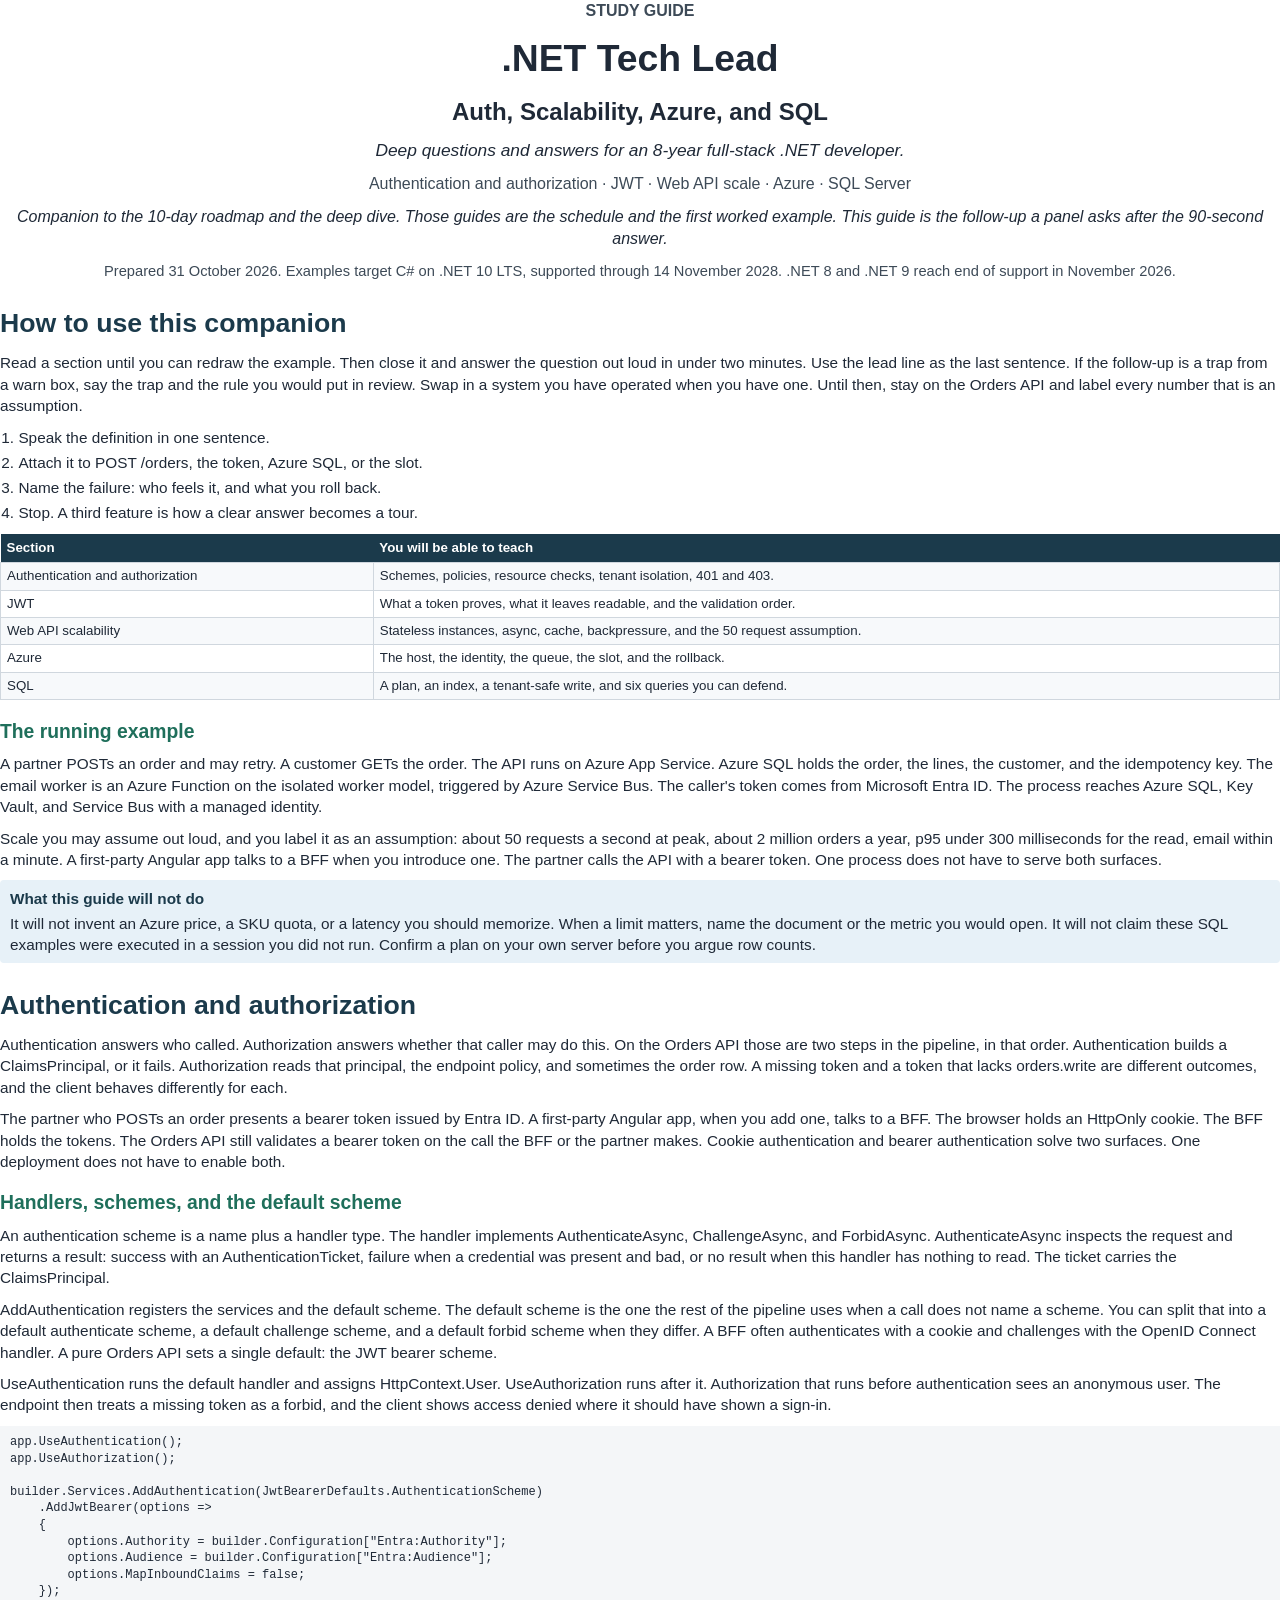
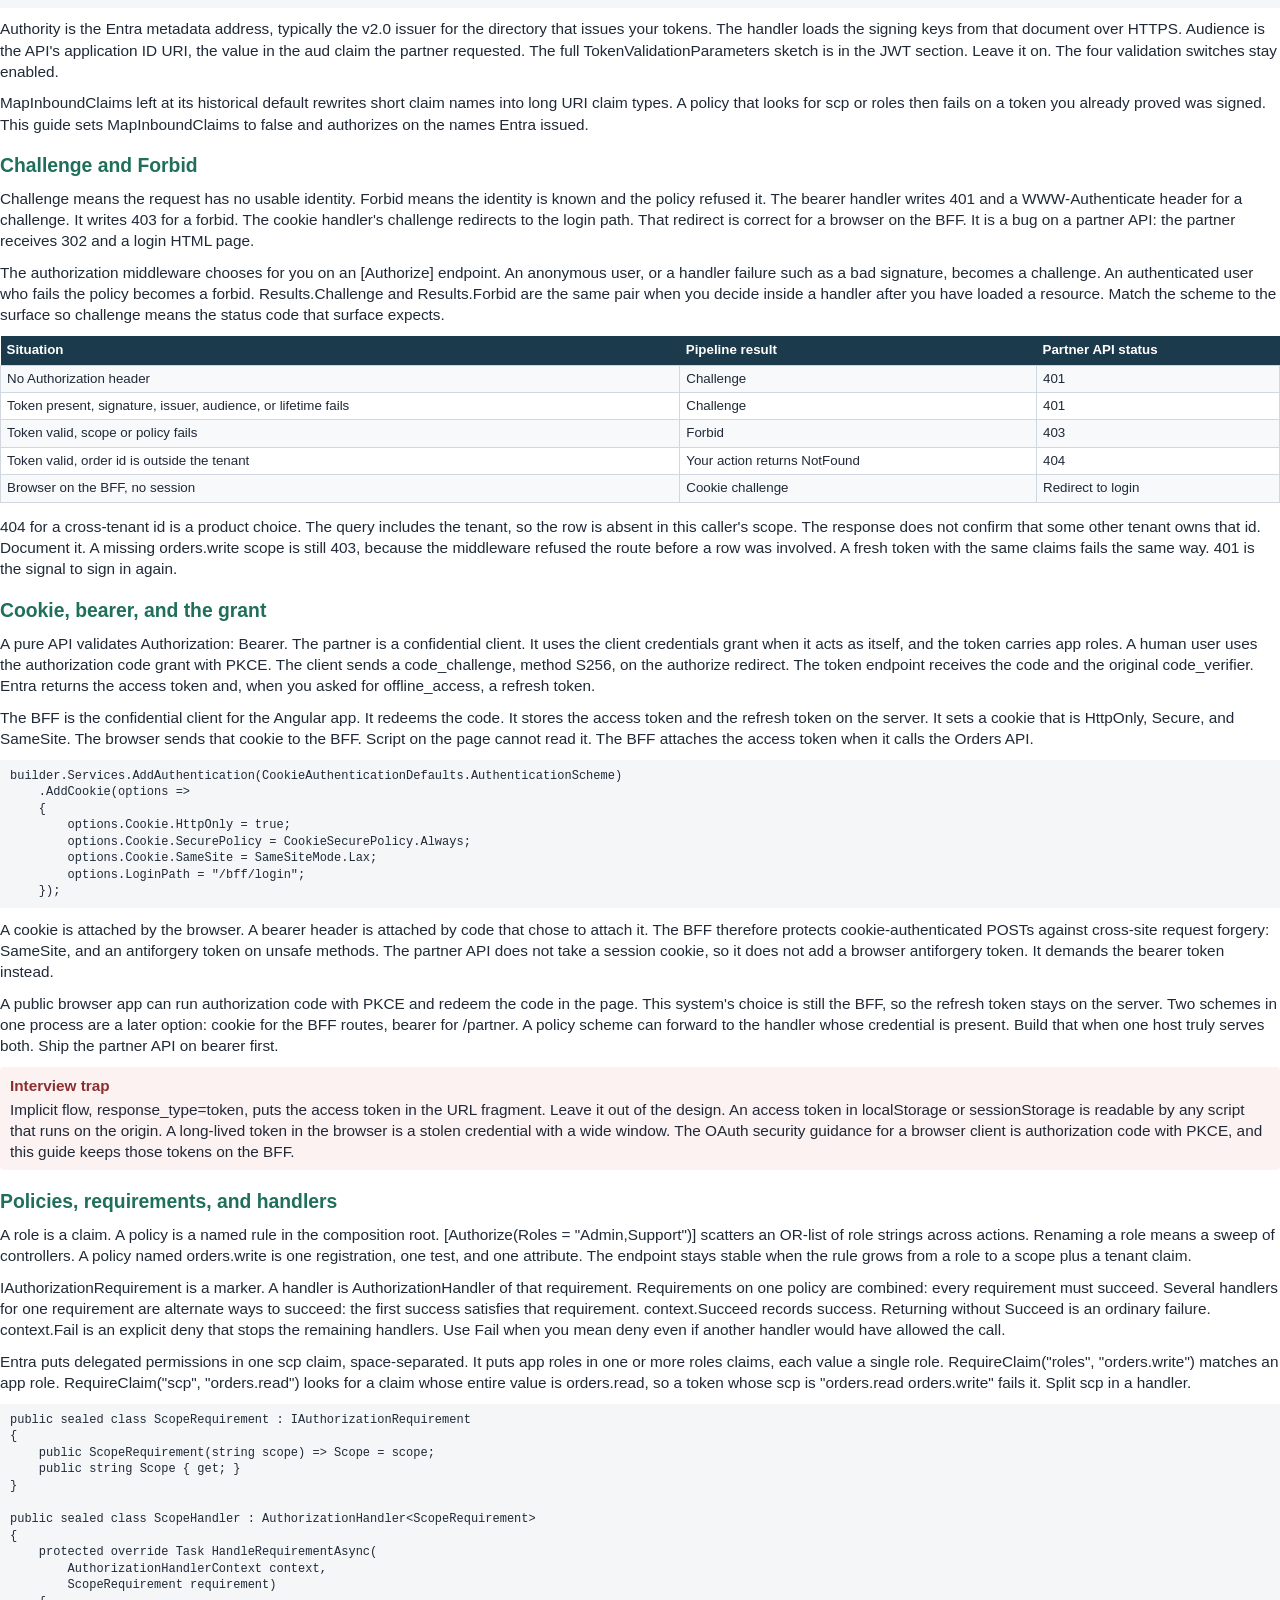
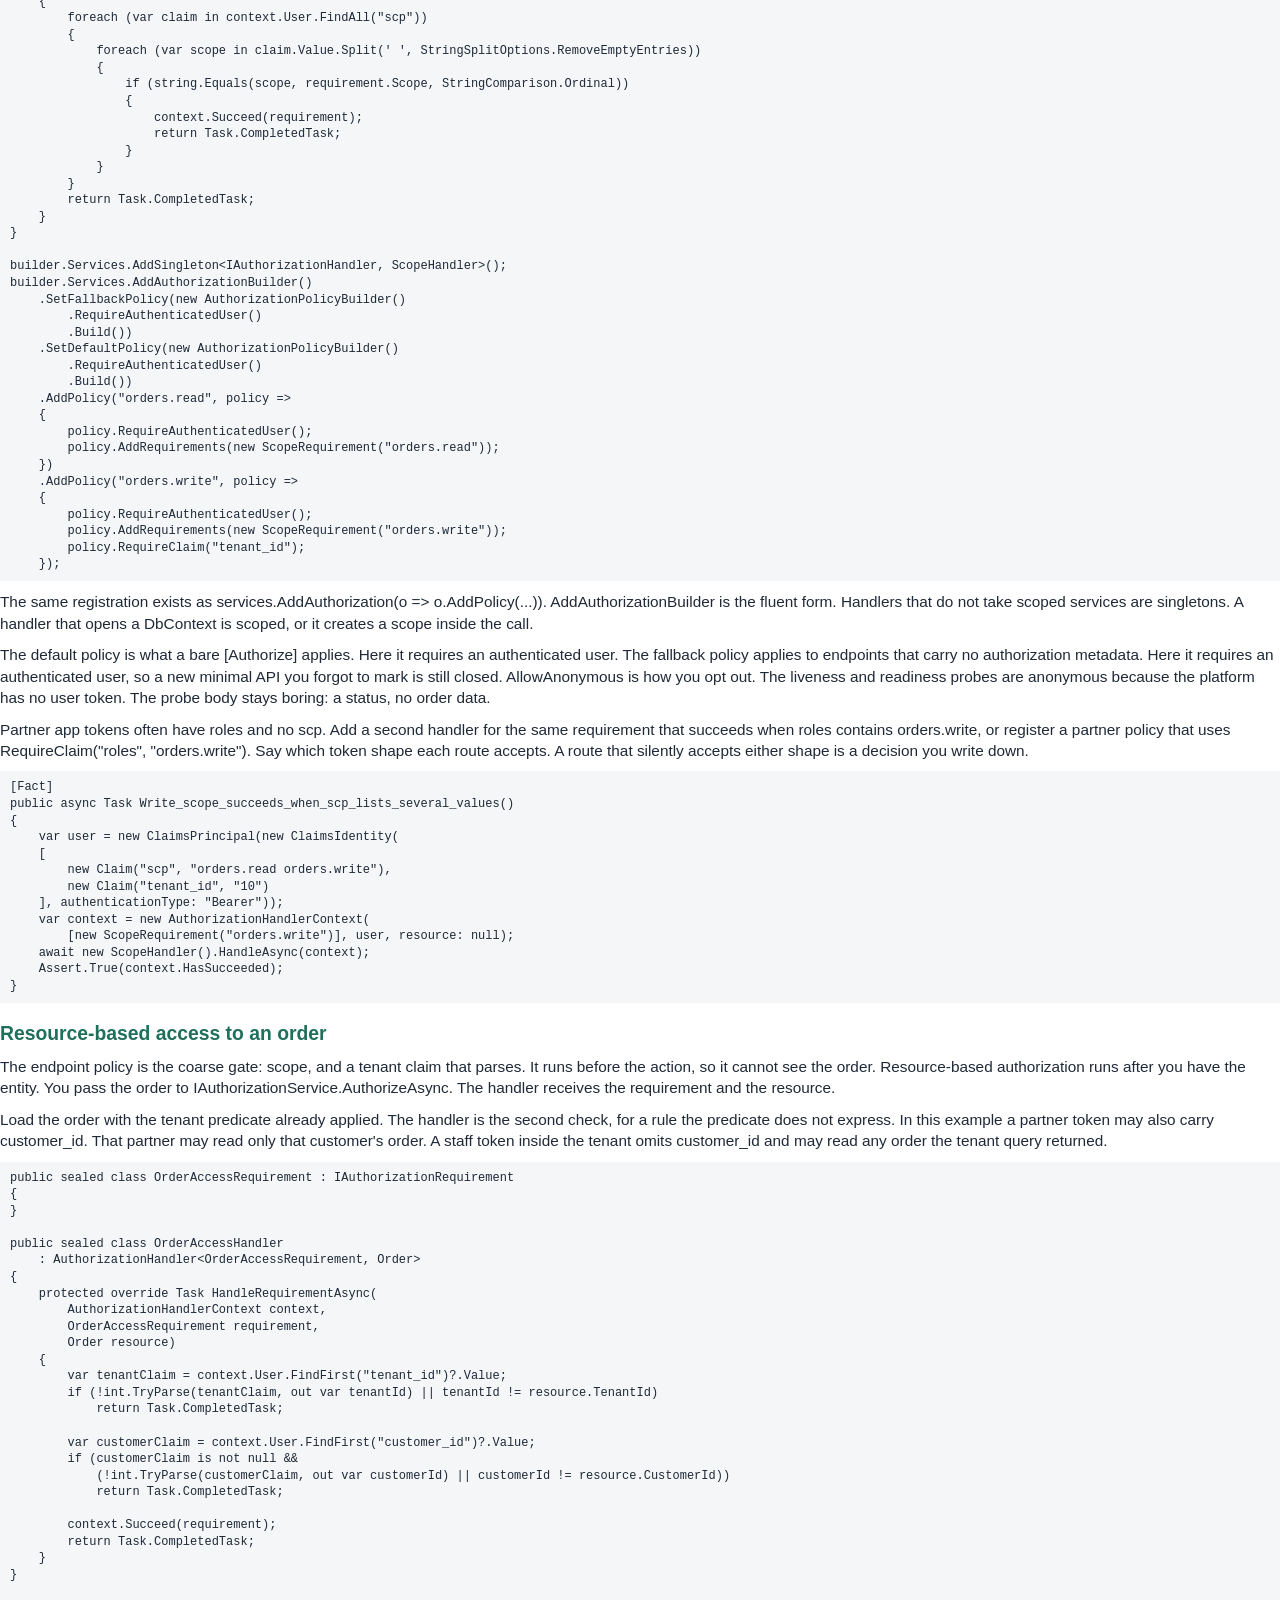
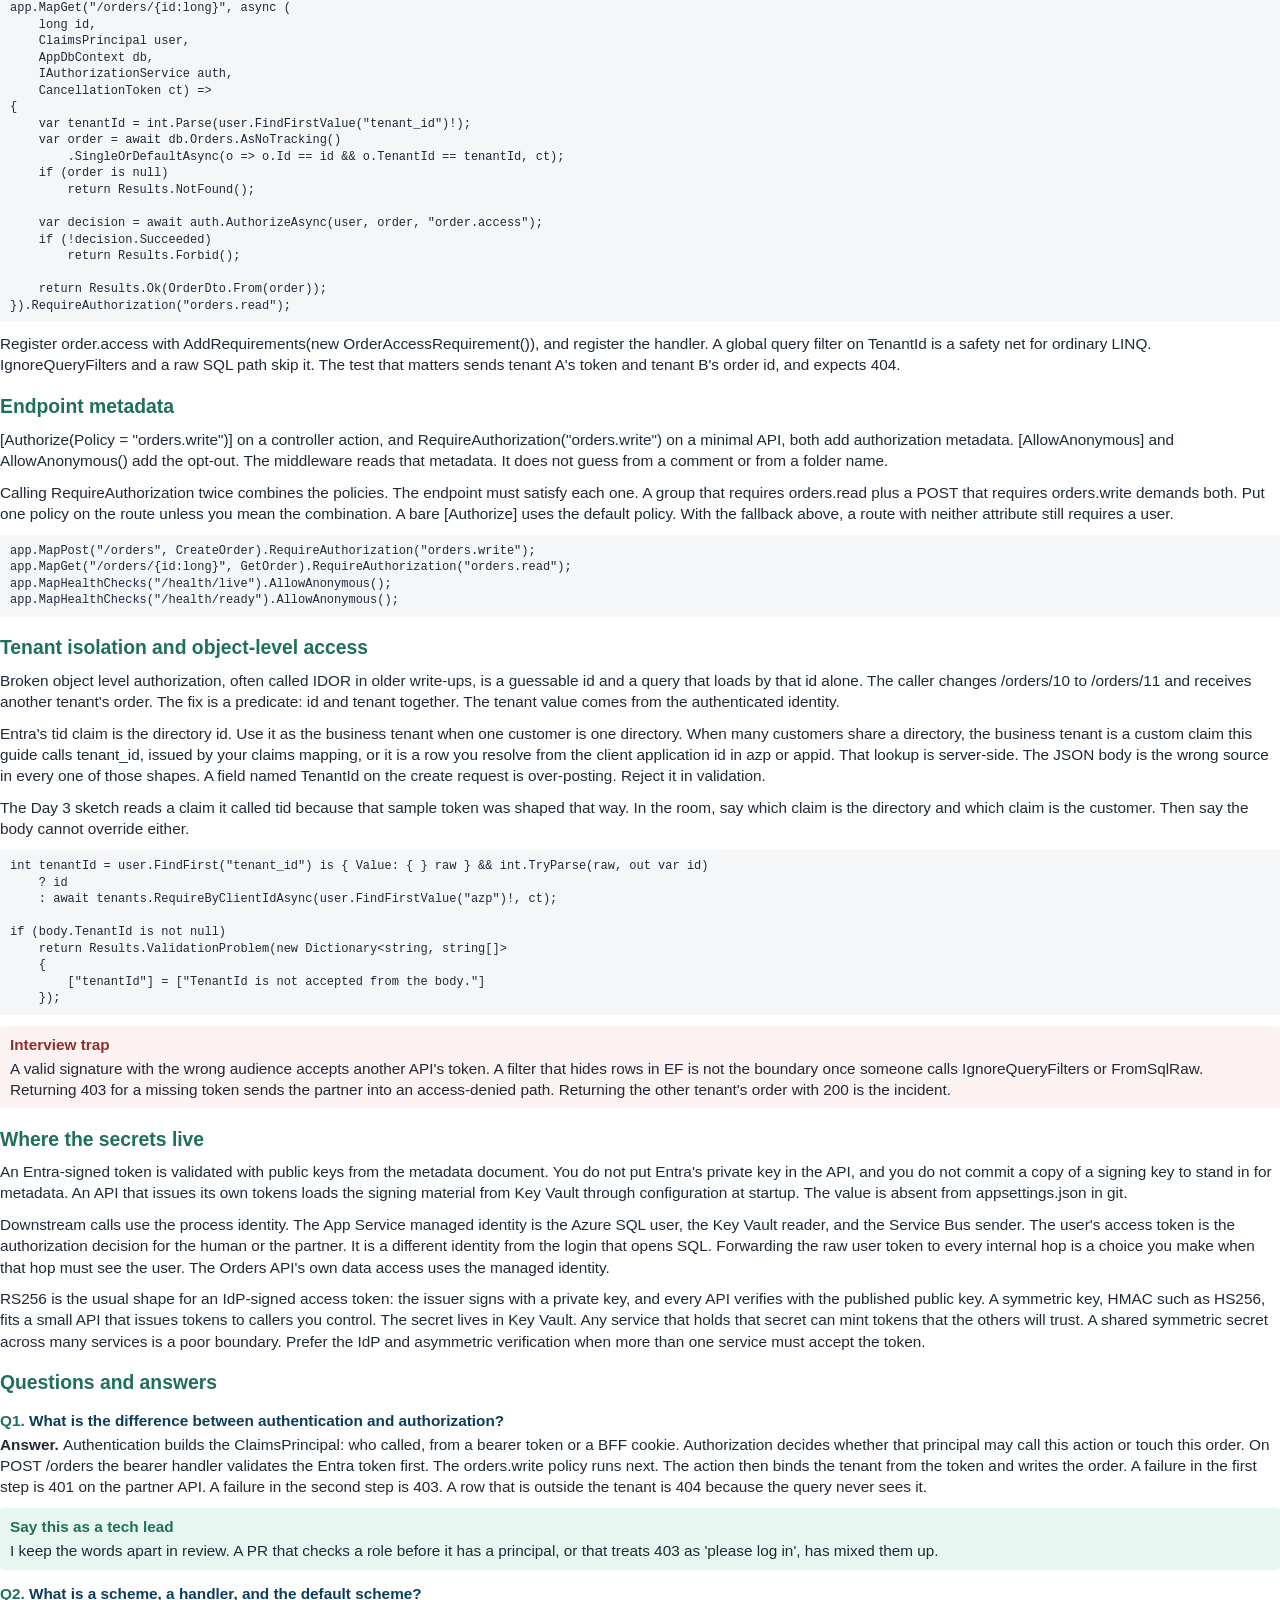
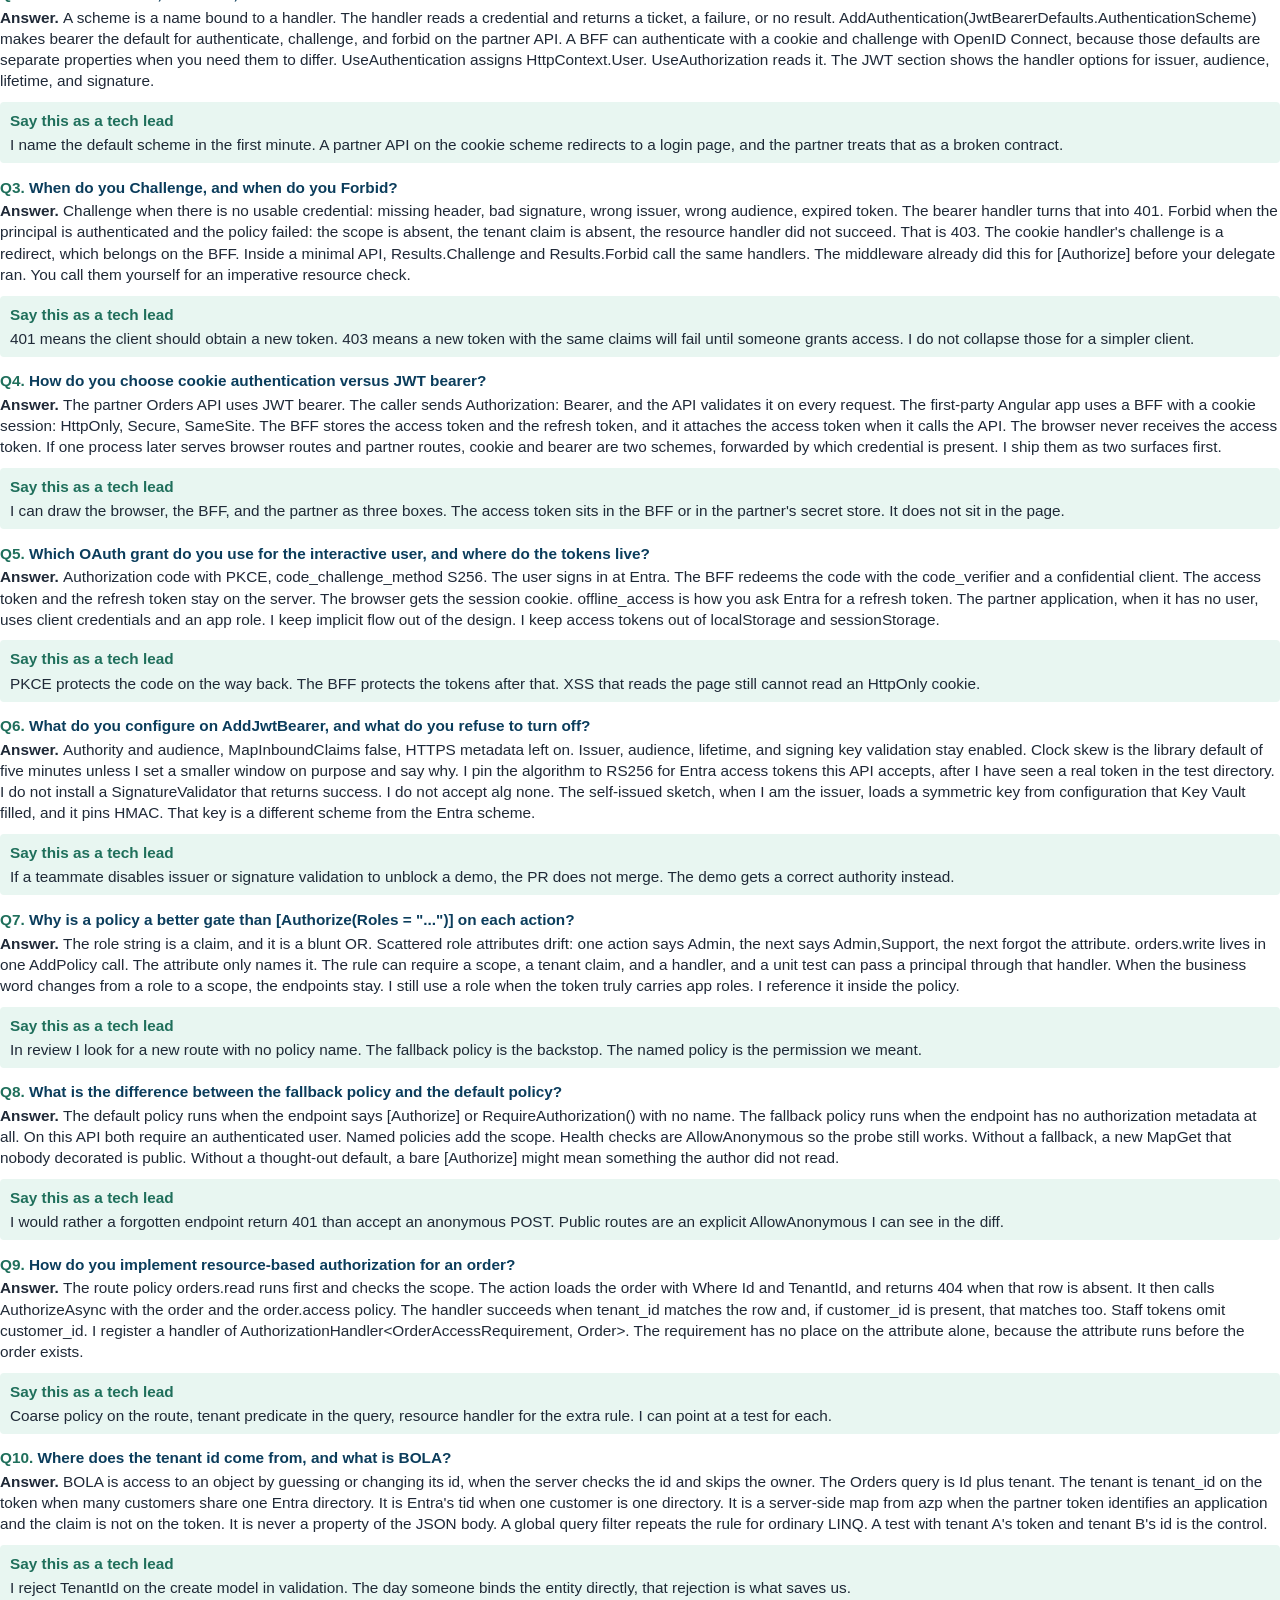
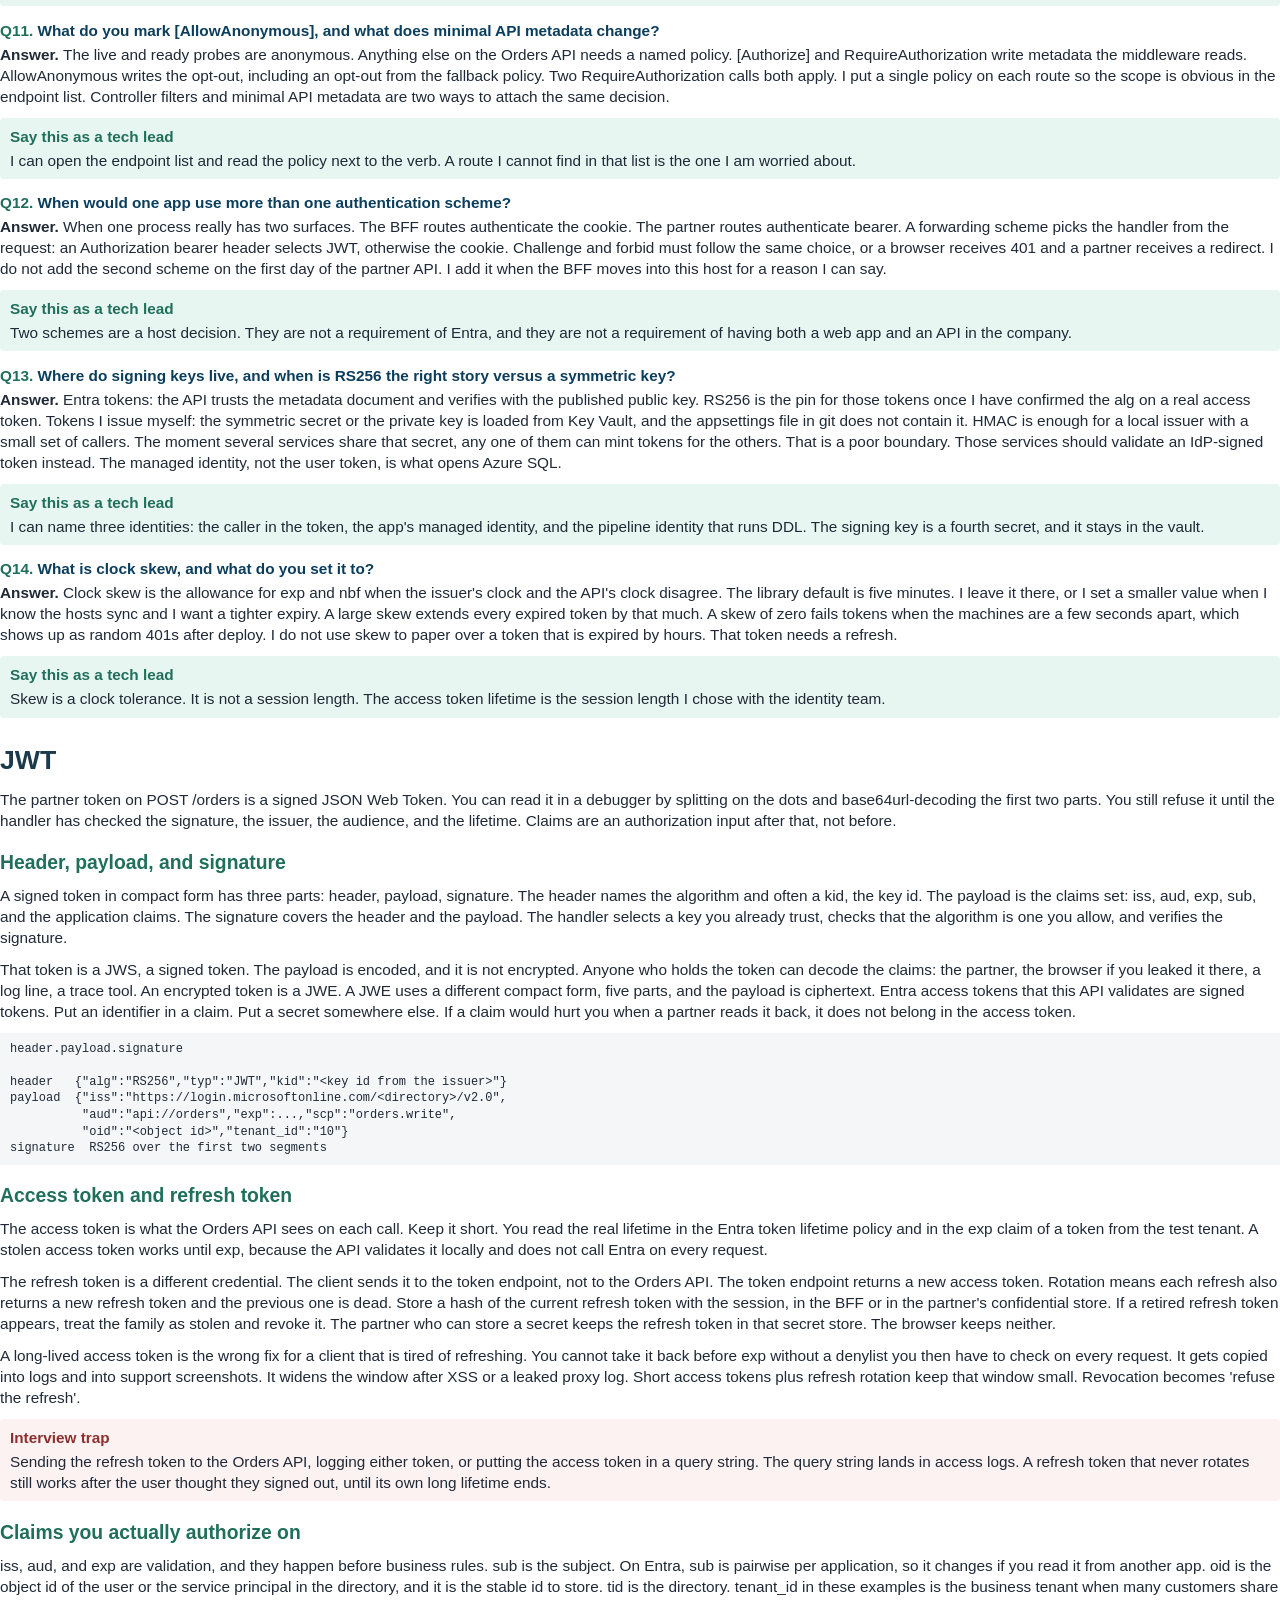
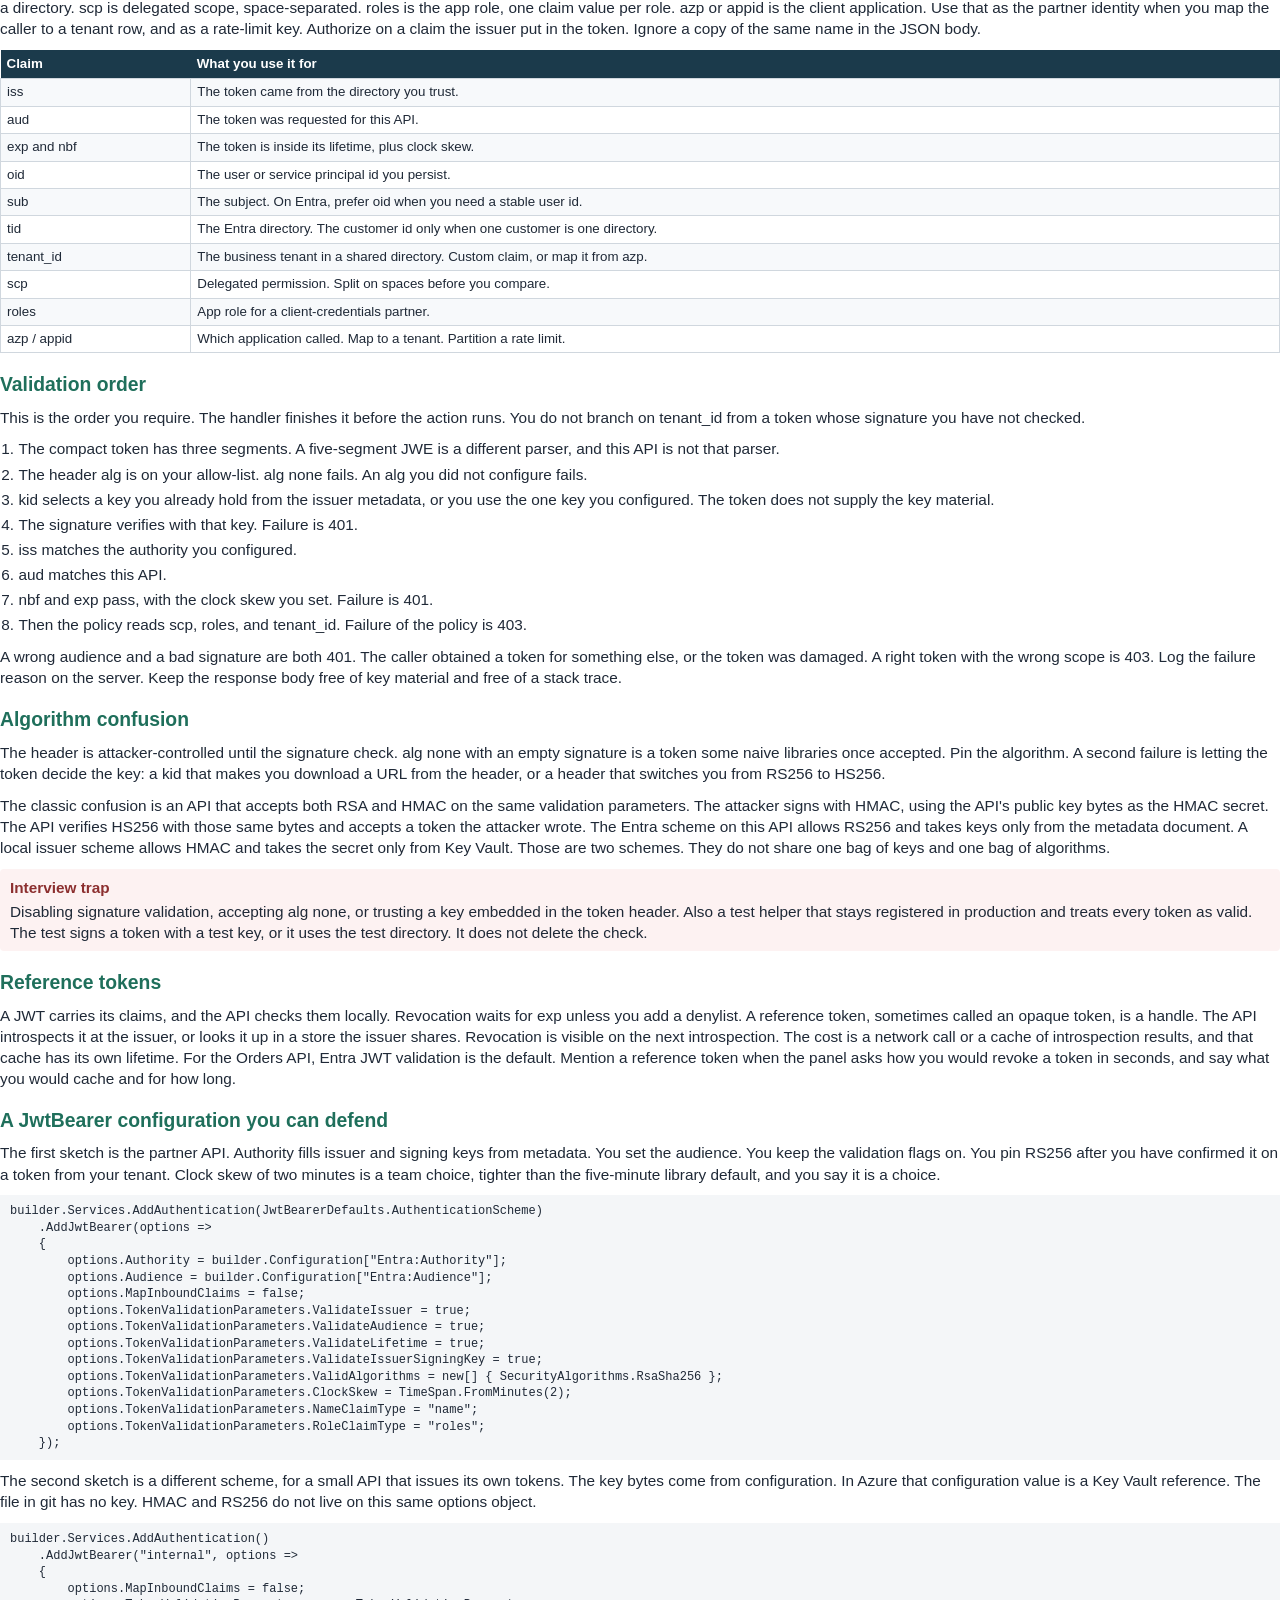
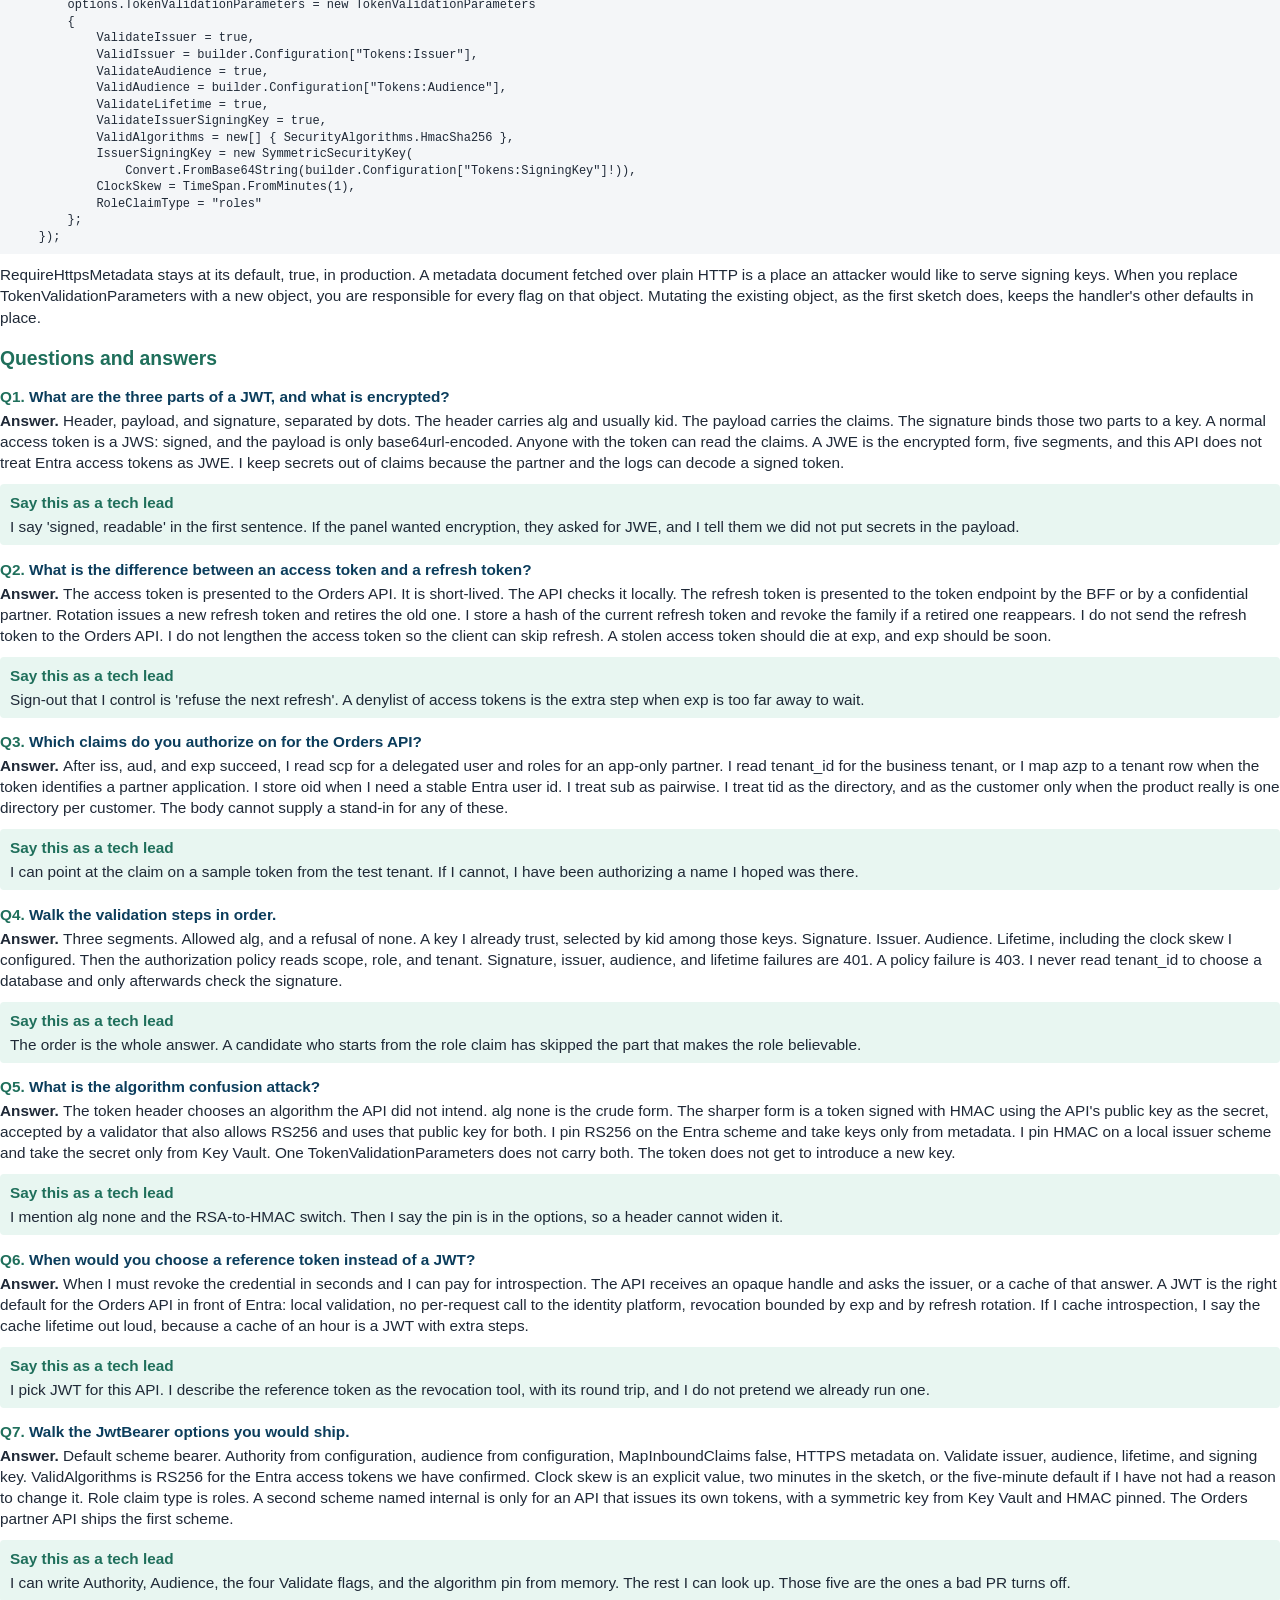
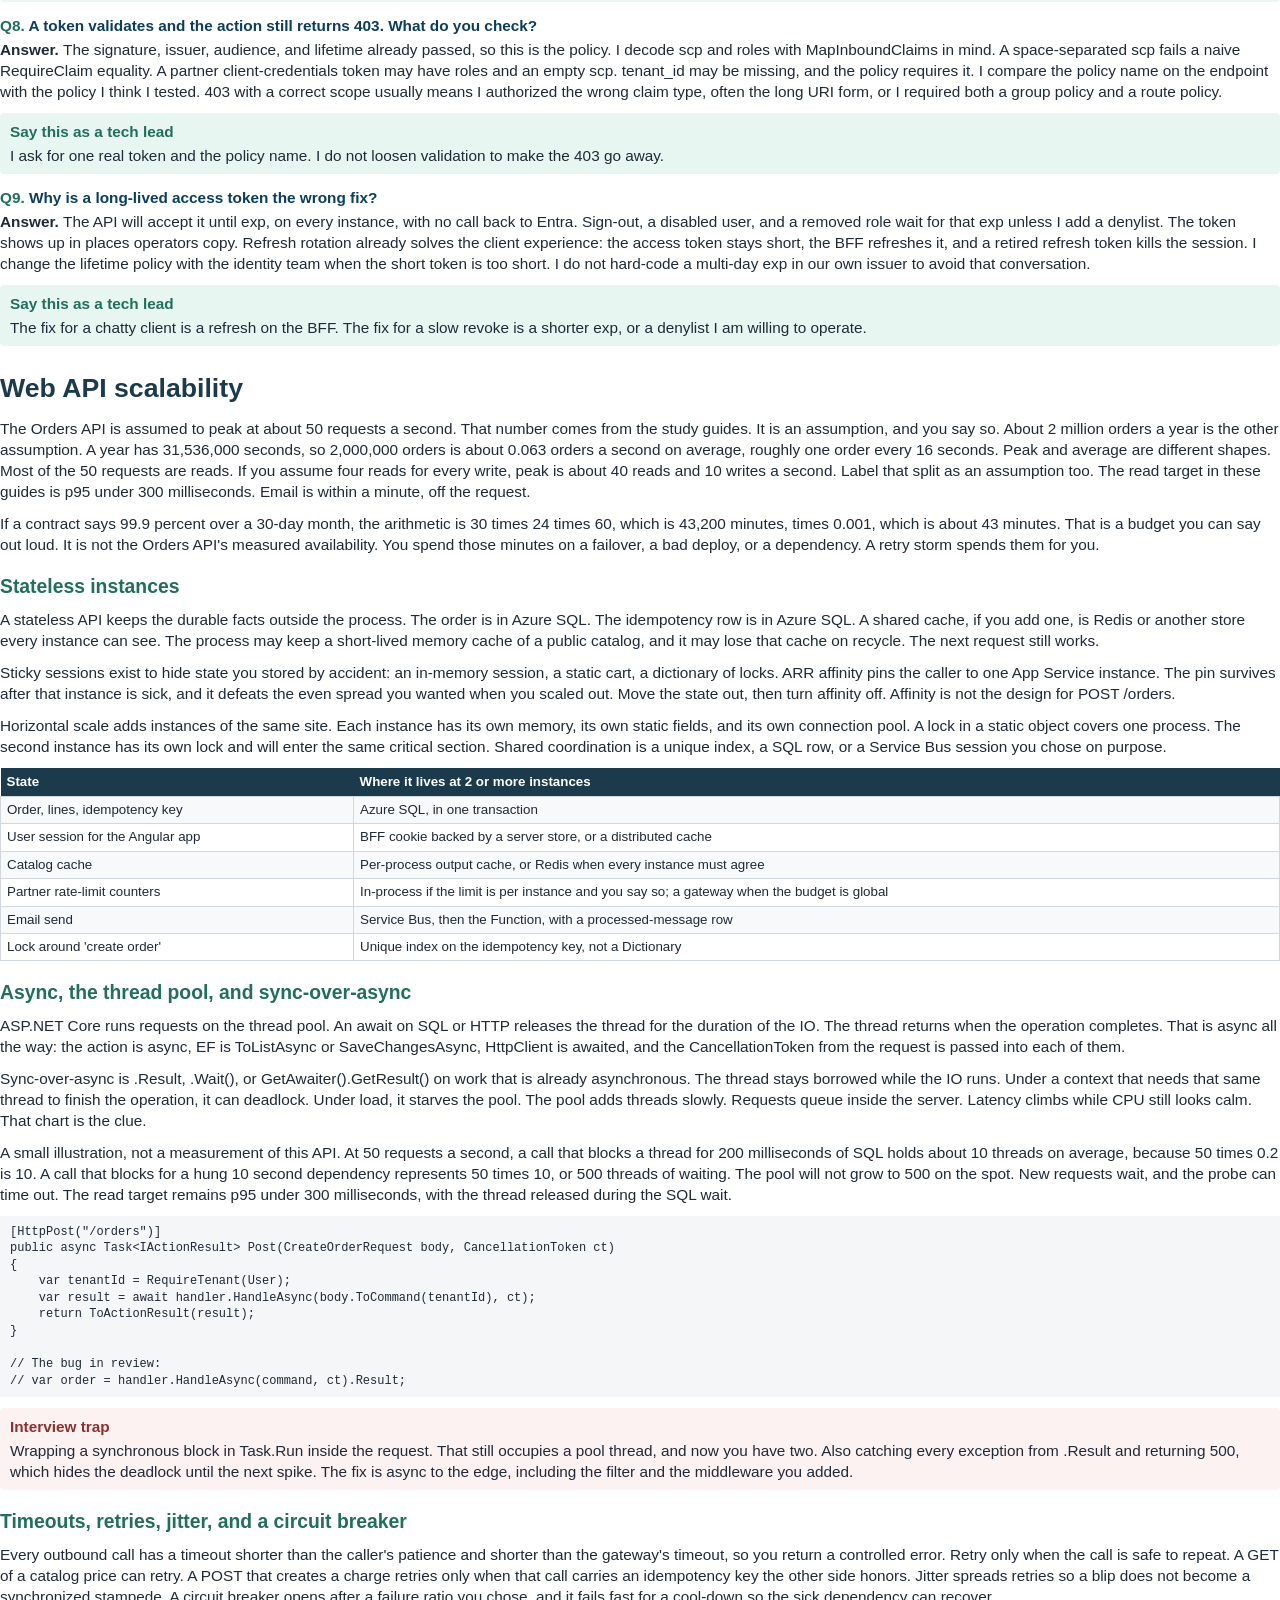
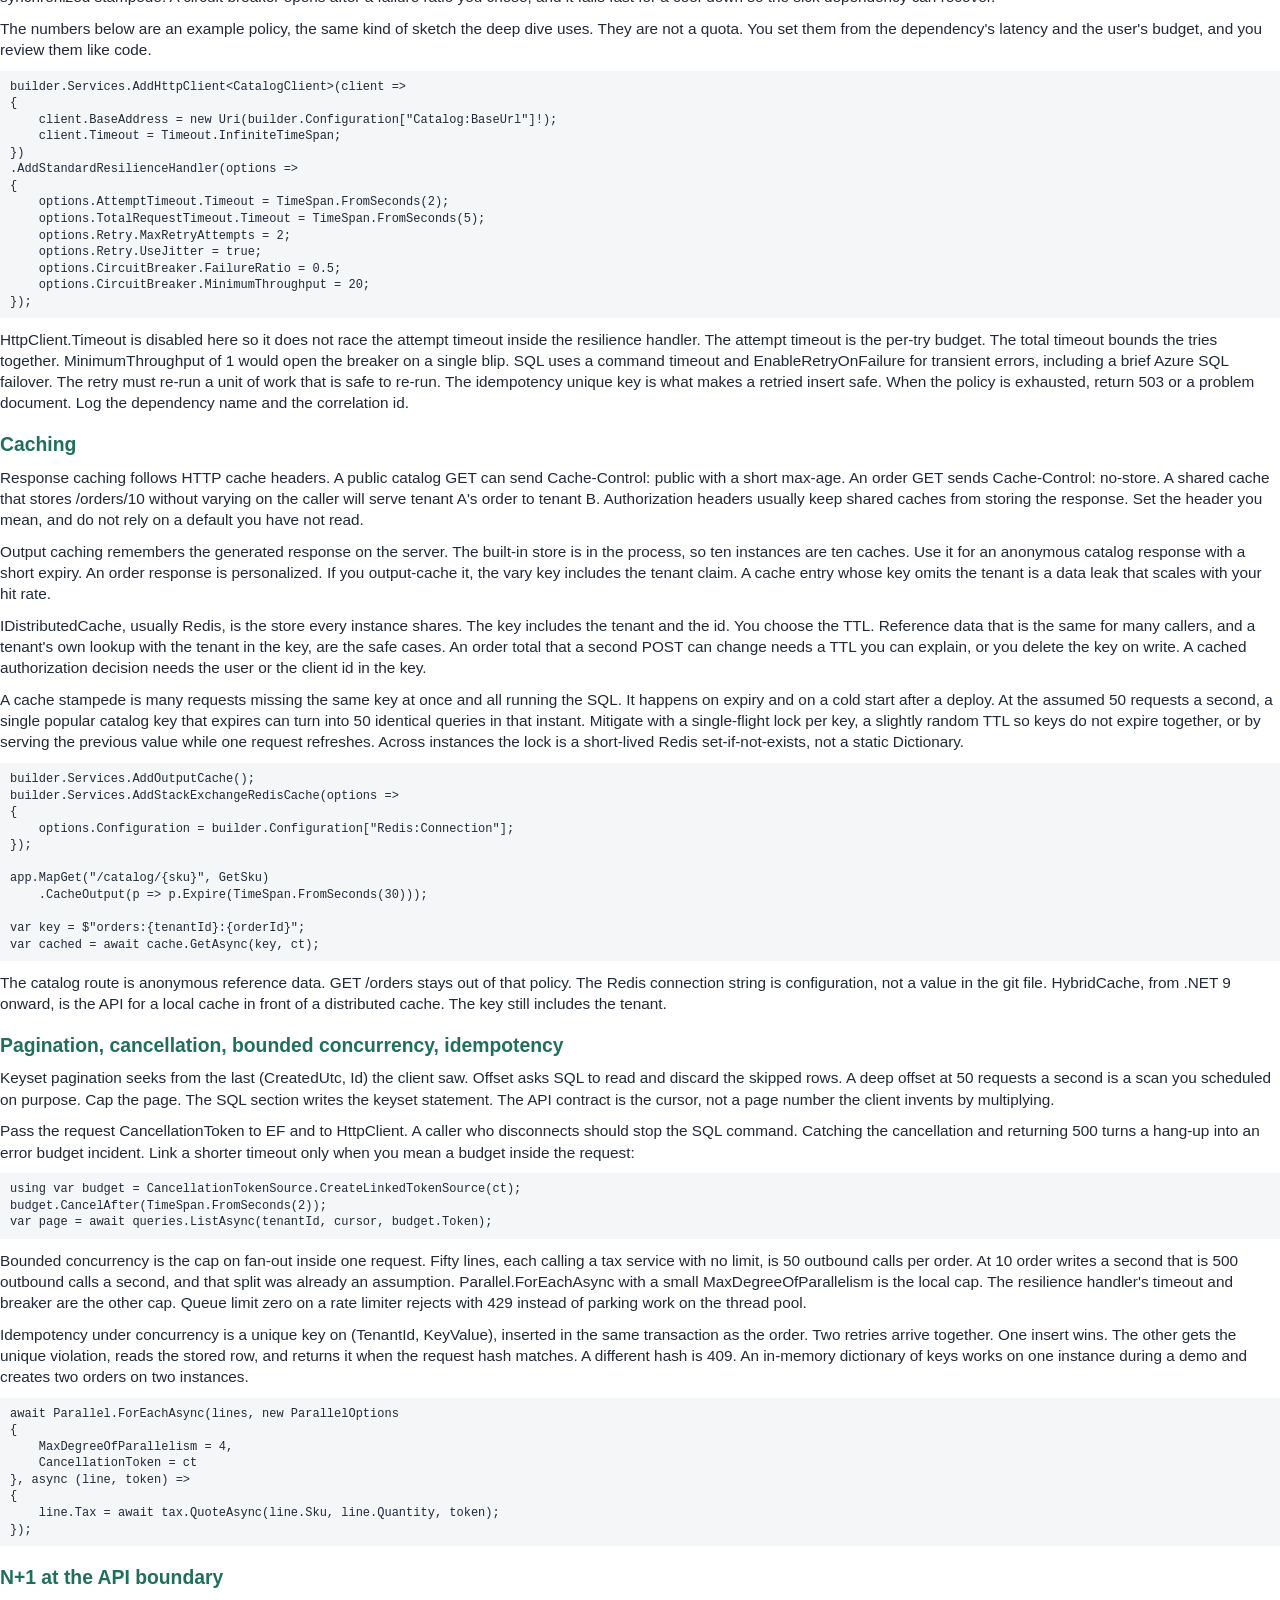
<file: NET-Auth-Scale-Azure-SQL.html>
<!DOCTYPE html><html><head><meta charset='utf-8'><title>.NET Tech Lead — Auth, Scalability, Azure, and SQL</title><style>
@page { size: letter; margin: 0.7in 0.72in 0.75in 0.72in; }
* { box-sizing: border-box; }
body { font-family: Calibri, "Segoe UI", sans-serif; color: #1f2937; font-size: 11.5pt; line-height: 1.38; margin: 0; }
h1 { color: #1b3a4b; font-size: 20pt; margin: 18pt 0 8pt; page-break-after: avoid; }
h2 { color: #1f6f5b; font-size: 14.5pt; margin: 14pt 0 6pt; page-break-after: avoid; }
h3 { color: #0b3d5c; font-size: 12.5pt; margin: 12pt 0 4pt; page-break-after: avoid; }
p { margin: 0 0 8pt; }
.center { text-align: center; }
.muted { color: #3d4a57; }
.kicker { letter-spacing: 0.12em; font-weight: 700; color: #3d4a57; }
ul, ol { margin: 0 0 8pt; padding-left: 1.2em; }
li { margin: 0 0 3pt; }
table.data { width: 100%; border-collapse: collapse; margin: 4pt 0 10pt; page-break-inside: avoid; }
table.data th { background: #1b3a4b; color: white; text-align: left; font-size: 10pt; padding: 5px 6px; }
table.data td { border: 1px solid #d0d7de; font-size: 10pt; padding: 4px 6px; vertical-align: top; }
table.data tr:nth-child(even) td { background: #f7f9fb; }
.callout { border-radius: 4px; padding: 8px 10px; margin: 6pt 0 10pt; page-break-inside: avoid; }
.callout .t { font-weight: 700; margin-bottom: 3px; }
.callout.note { background: #e7f1f8; }
.callout.note .t { color: #1b3a4b; }
.callout.lead { background: #e8f6f1; }
.callout.lead .t { color: #1f6f5b; }
.callout.warn { background: #fdf2f2; }
.callout.warn .t { color: #8c2f2f; }
.q { margin: 10pt 0 2pt; page-break-after: avoid; }
.q .n { color: #1f6f5b; font-weight: 700; }
.q .text { color: #0b3d5c; font-weight: 700; }
pre { background: #f4f6f8; padding: 8px 10px; font-family: Consolas, monospace; font-size: 9pt; white-space: pre-wrap; margin: 2pt 0 8pt; }
.break { page-break-before: always; }
</style></head><body><p class="center muted" style="font-size:12pt;font-weight:700">STUDY GUIDE</p><p class="center" style="font-size:28pt;font-weight:700">.NET Tech Lead</p><p class="center" style="font-size:18pt;font-weight:700">Auth, Scalability, Azure, and SQL</p><p class="center" style="font-size:13pt;font-style:italic">Deep questions and answers for an 8-year full-stack .NET developer.</p><p class="center muted" style="font-size:12pt">Authentication and authorization  ·  JWT  ·  Web API scale  ·  Azure  ·  SQL Server</p><p class="center" style="font-size:12pt;font-style:italic">Companion to the 10-day roadmap and the deep dive. Those guides are the schedule and the first worked example. This guide is the follow-up a panel asks after the 90-second answer.</p><p class="center muted" style="font-size:11pt">Prepared 31 October 2026. Examples target C# on .NET 10 LTS, supported through 14 November 2028. .NET 8 and .NET 9 reach end of support in November 2026.</p><h1>How to use this companion</h1><p>Read a section until you can redraw the example. Then close it and answer the question out loud in under two minutes. Use the lead line as the last sentence. If the follow-up is a trap from a warn box, say the trap and the rule you would put in review. Swap in a system you have operated when you have one. Until then, stay on the Orders API and label every number that is an assumption.</p><ol><li>Speak the definition in one sentence.</li><li>Attach it to POST /orders, the token, Azure SQL, or the slot.</li><li>Name the failure: who feels it, and what you roll back.</li><li>Stop. A third feature is how a clear answer becomes a tour.</li></ol><table class='data'><tr><th>Section</th><th>You will be able to teach</th></tr><tr><td>Authentication and authorization</td><td>Schemes, policies, resource checks, tenant isolation, 401 and 403.</td></tr><tr><td>JWT</td><td>What a token proves, what it leaves readable, and the validation order.</td></tr><tr><td>Web API scalability</td><td>Stateless instances, async, cache, backpressure, and the 50 request assumption.</td></tr><tr><td>Azure</td><td>The host, the identity, the queue, the slot, and the rollback.</td></tr><tr><td>SQL</td><td>A plan, an index, a tenant-safe write, and six queries you can defend.</td></tr></table><h2>The running example</h2><p>A partner POSTs an order and may retry. A customer GETs the order. The API runs on Azure App Service. Azure SQL holds the order, the lines, the customer, and the idempotency key. The email worker is an Azure Function on the isolated worker model, triggered by Azure Service Bus. The caller&#x27;s token comes from Microsoft Entra ID. The process reaches Azure SQL, Key Vault, and Service Bus with a managed identity.</p><p>Scale you may assume out loud, and you label it as an assumption: about 50 requests a second at peak, about 2 million orders a year, p95 under 300 milliseconds for the read, email within a minute. A first-party Angular app talks to a BFF when you introduce one. The partner calls the API with a bearer token. One process does not have to serve both surfaces.</p><div class='callout note'><div class='t'>What this guide will not do</div><div>It will not invent an Azure price, a SKU quota, or a latency you should memorize. When a limit matters, name the document or the metric you would open. It will not claim these SQL examples were executed in a session you did not run. Confirm a plan on your own server before you argue row counts.</div></div><div class='break'></div><h1>Authentication and authorization</h1><p>Authentication answers who called. Authorization answers whether that caller may do this. On the Orders API those are two steps in the pipeline, in that order. Authentication builds a ClaimsPrincipal, or it fails. Authorization reads that principal, the endpoint policy, and sometimes the order row. A missing token and a token that lacks orders.write are different outcomes, and the client behaves differently for each.</p><p>The partner who POSTs an order presents a bearer token issued by Entra ID. A first-party Angular app, when you add one, talks to a BFF. The browser holds an HttpOnly cookie. The BFF holds the tokens. The Orders API still validates a bearer token on the call the BFF or the partner makes. Cookie authentication and bearer authentication solve two surfaces. One deployment does not have to enable both.</p><h2>Handlers, schemes, and the default scheme</h2><p>An authentication scheme is a name plus a handler type. The handler implements AuthenticateAsync, ChallengeAsync, and ForbidAsync. AuthenticateAsync inspects the request and returns a result: success with an AuthenticationTicket, failure when a credential was present and bad, or no result when this handler has nothing to read. The ticket carries the ClaimsPrincipal.</p><p>AddAuthentication registers the services and the default scheme. The default scheme is the one the rest of the pipeline uses when a call does not name a scheme. You can split that into a default authenticate scheme, a default challenge scheme, and a default forbid scheme when they differ. A BFF often authenticates with a cookie and challenges with the OpenID Connect handler. A pure Orders API sets a single default: the JWT bearer scheme.</p><p>UseAuthentication runs the default handler and assigns HttpContext.User. UseAuthorization runs after it. Authorization that runs before authentication sees an anonymous user. The endpoint then treats a missing token as a forbid, and the client shows access denied where it should have shown a sign-in.</p><pre>app.UseAuthentication();
app.UseAuthorization();

builder.Services.AddAuthentication(JwtBearerDefaults.AuthenticationScheme)
    .AddJwtBearer(options =&gt;
    {
        options.Authority = builder.Configuration[&quot;Entra:Authority&quot;];
        options.Audience = builder.Configuration[&quot;Entra:Audience&quot;];
        options.MapInboundClaims = false;
    });</pre><p>Authority is the Entra metadata address, typically the v2.0 issuer for the directory that issues your tokens. The handler loads the signing keys from that document over HTTPS. Audience is the API&#x27;s application ID URI, the value in the aud claim the partner requested. The full TokenValidationParameters sketch is in the JWT section. Leave it on. The four validation switches stay enabled.</p><p>MapInboundClaims left at its historical default rewrites short claim names into long URI claim types. A policy that looks for scp or roles then fails on a token you already proved was signed. This guide sets MapInboundClaims to false and authorizes on the names Entra issued.</p><h2>Challenge and Forbid</h2><p>Challenge means the request has no usable identity. Forbid means the identity is known and the policy refused it. The bearer handler writes 401 and a WWW-Authenticate header for a challenge. It writes 403 for a forbid. The cookie handler&#x27;s challenge redirects to the login path. That redirect is correct for a browser on the BFF. It is a bug on a partner API: the partner receives 302 and a login HTML page.</p><p>The authorization middleware chooses for you on an [Authorize] endpoint. An anonymous user, or a handler failure such as a bad signature, becomes a challenge. An authenticated user who fails the policy becomes a forbid. Results.Challenge and Results.Forbid are the same pair when you decide inside a handler after you have loaded a resource. Match the scheme to the surface so challenge means the status code that surface expects.</p><table class='data'><tr><th>Situation</th><th>Pipeline result</th><th>Partner API status</th></tr><tr><td>No Authorization header</td><td>Challenge</td><td>401</td></tr><tr><td>Token present, signature, issuer, audience, or lifetime fails</td><td>Challenge</td><td>401</td></tr><tr><td>Token valid, scope or policy fails</td><td>Forbid</td><td>403</td></tr><tr><td>Token valid, order id is outside the tenant</td><td>Your action returns NotFound</td><td>404</td></tr><tr><td>Browser on the BFF, no session</td><td>Cookie challenge</td><td>Redirect to login</td></tr></table><p>404 for a cross-tenant id is a product choice. The query includes the tenant, so the row is absent in this caller&#x27;s scope. The response does not confirm that some other tenant owns that id. Document it. A missing orders.write scope is still 403, because the middleware refused the route before a row was involved. A fresh token with the same claims fails the same way. 401 is the signal to sign in again.</p><h2>Cookie, bearer, and the grant</h2><p>A pure API validates Authorization: Bearer. The partner is a confidential client. It uses the client credentials grant when it acts as itself, and the token carries app roles. A human user uses the authorization code grant with PKCE. The client sends a code_challenge, method S256, on the authorize redirect. The token endpoint receives the code and the original code_verifier. Entra returns the access token and, when you asked for offline_access, a refresh token.</p><p>The BFF is the confidential client for the Angular app. It redeems the code. It stores the access token and the refresh token on the server. It sets a cookie that is HttpOnly, Secure, and SameSite. The browser sends that cookie to the BFF. Script on the page cannot read it. The BFF attaches the access token when it calls the Orders API.</p><pre>builder.Services.AddAuthentication(CookieAuthenticationDefaults.AuthenticationScheme)
    .AddCookie(options =&gt;
    {
        options.Cookie.HttpOnly = true;
        options.Cookie.SecurePolicy = CookieSecurePolicy.Always;
        options.Cookie.SameSite = SameSiteMode.Lax;
        options.LoginPath = &quot;/bff/login&quot;;
    });</pre><p>A cookie is attached by the browser. A bearer header is attached by code that chose to attach it. The BFF therefore protects cookie-authenticated POSTs against cross-site request forgery: SameSite, and an antiforgery token on unsafe methods. The partner API does not take a session cookie, so it does not add a browser antiforgery token. It demands the bearer token instead.</p><p>A public browser app can run authorization code with PKCE and redeem the code in the page. This system&#x27;s choice is still the BFF, so the refresh token stays on the server. Two schemes in one process are a later option: cookie for the BFF routes, bearer for /partner. A policy scheme can forward to the handler whose credential is present. Build that when one host truly serves both. Ship the partner API on bearer first.</p><div class='callout warn'><div class='t'>Interview trap</div><div>Implicit flow, response_type=token, puts the access token in the URL fragment. Leave it out of the design. An access token in localStorage or sessionStorage is readable by any script that runs on the origin. A long-lived token in the browser is a stolen credential with a wide window. The OAuth security guidance for a browser client is authorization code with PKCE, and this guide keeps those tokens on the BFF.</div></div><h2>Policies, requirements, and handlers</h2><p>A role is a claim. A policy is a named rule in the composition root. [Authorize(Roles = &quot;Admin,Support&quot;)] scatters an OR-list of role strings across actions. Renaming a role means a sweep of controllers. A policy named orders.write is one registration, one test, and one attribute. The endpoint stays stable when the rule grows from a role to a scope plus a tenant claim.</p><p>IAuthorizationRequirement is a marker. A handler is AuthorizationHandler of that requirement. Requirements on one policy are combined: every requirement must succeed. Several handlers for one requirement are alternate ways to succeed: the first success satisfies that requirement. context.Succeed records success. Returning without Succeed is an ordinary failure. context.Fail is an explicit deny that stops the remaining handlers. Use Fail when you mean deny even if another handler would have allowed the call.</p><p>Entra puts delegated permissions in one scp claim, space-separated. It puts app roles in one or more roles claims, each value a single role. RequireClaim(&quot;roles&quot;, &quot;orders.write&quot;) matches an app role. RequireClaim(&quot;scp&quot;, &quot;orders.read&quot;) looks for a claim whose entire value is orders.read, so a token whose scp is &quot;orders.read orders.write&quot; fails it. Split scp in a handler.</p><pre>public sealed class ScopeRequirement : IAuthorizationRequirement
{
    public ScopeRequirement(string scope) =&gt; Scope = scope;
    public string Scope { get; }
}

public sealed class ScopeHandler : AuthorizationHandler&lt;ScopeRequirement&gt;
{
    protected override Task HandleRequirementAsync(
        AuthorizationHandlerContext context,
        ScopeRequirement requirement)
    {
        foreach (var claim in context.User.FindAll(&quot;scp&quot;))
        {
            foreach (var scope in claim.Value.Split(&#x27; &#x27;, StringSplitOptions.RemoveEmptyEntries))
            {
                if (string.Equals(scope, requirement.Scope, StringComparison.Ordinal))
                {
                    context.Succeed(requirement);
                    return Task.CompletedTask;
                }
            }
        }
        return Task.CompletedTask;
    }
}

builder.Services.AddSingleton&lt;IAuthorizationHandler, ScopeHandler&gt;();
builder.Services.AddAuthorizationBuilder()
    .SetFallbackPolicy(new AuthorizationPolicyBuilder()
        .RequireAuthenticatedUser()
        .Build())
    .SetDefaultPolicy(new AuthorizationPolicyBuilder()
        .RequireAuthenticatedUser()
        .Build())
    .AddPolicy(&quot;orders.read&quot;, policy =&gt;
    {
        policy.RequireAuthenticatedUser();
        policy.AddRequirements(new ScopeRequirement(&quot;orders.read&quot;));
    })
    .AddPolicy(&quot;orders.write&quot;, policy =&gt;
    {
        policy.RequireAuthenticatedUser();
        policy.AddRequirements(new ScopeRequirement(&quot;orders.write&quot;));
        policy.RequireClaim(&quot;tenant_id&quot;);
    });</pre><p>The same registration exists as services.AddAuthorization(o =&gt; o.AddPolicy(...)). AddAuthorizationBuilder is the fluent form. Handlers that do not take scoped services are singletons. A handler that opens a DbContext is scoped, or it creates a scope inside the call.</p><p>The default policy is what a bare [Authorize] applies. Here it requires an authenticated user. The fallback policy applies to endpoints that carry no authorization metadata. Here it requires an authenticated user, so a new minimal API you forgot to mark is still closed. AllowAnonymous is how you opt out. The liveness and readiness probes are anonymous because the platform has no user token. The probe body stays boring: a status, no order data.</p><p>Partner app tokens often have roles and no scp. Add a second handler for the same requirement that succeeds when roles contains orders.write, or register a partner policy that uses RequireClaim(&quot;roles&quot;, &quot;orders.write&quot;). Say which token shape each route accepts. A route that silently accepts either shape is a decision you write down.</p><pre>[Fact]
public async Task Write_scope_succeeds_when_scp_lists_several_values()
{
    var user = new ClaimsPrincipal(new ClaimsIdentity(
    [
        new Claim(&quot;scp&quot;, &quot;orders.read orders.write&quot;),
        new Claim(&quot;tenant_id&quot;, &quot;10&quot;)
    ], authenticationType: &quot;Bearer&quot;));
    var context = new AuthorizationHandlerContext(
        [new ScopeRequirement(&quot;orders.write&quot;)], user, resource: null);
    await new ScopeHandler().HandleAsync(context);
    Assert.True(context.HasSucceeded);
}</pre><h2>Resource-based access to an order</h2><p>The endpoint policy is the coarse gate: scope, and a tenant claim that parses. It runs before the action, so it cannot see the order. Resource-based authorization runs after you have the entity. You pass the order to IAuthorizationService.AuthorizeAsync. The handler receives the requirement and the resource.</p><p>Load the order with the tenant predicate already applied. The handler is the second check, for a rule the predicate does not express. In this example a partner token may also carry customer_id. That partner may read only that customer&#x27;s order. A staff token inside the tenant omits customer_id and may read any order the tenant query returned.</p><pre>public sealed class OrderAccessRequirement : IAuthorizationRequirement
{
}

public sealed class OrderAccessHandler
    : AuthorizationHandler&lt;OrderAccessRequirement, Order&gt;
{
    protected override Task HandleRequirementAsync(
        AuthorizationHandlerContext context,
        OrderAccessRequirement requirement,
        Order resource)
    {
        var tenantClaim = context.User.FindFirst(&quot;tenant_id&quot;)?.Value;
        if (!int.TryParse(tenantClaim, out var tenantId) || tenantId != resource.TenantId)
            return Task.CompletedTask;

        var customerClaim = context.User.FindFirst(&quot;customer_id&quot;)?.Value;
        if (customerClaim is not null &amp;&amp;
            (!int.TryParse(customerClaim, out var customerId) || customerId != resource.CustomerId))
            return Task.CompletedTask;

        context.Succeed(requirement);
        return Task.CompletedTask;
    }
}

app.MapGet(&quot;/orders/{id:long}&quot;, async (
    long id,
    ClaimsPrincipal user,
    AppDbContext db,
    IAuthorizationService auth,
    CancellationToken ct) =&gt;
{
    var tenantId = int.Parse(user.FindFirstValue(&quot;tenant_id&quot;)!);
    var order = await db.Orders.AsNoTracking()
        .SingleOrDefaultAsync(o =&gt; o.Id == id &amp;&amp; o.TenantId == tenantId, ct);
    if (order is null)
        return Results.NotFound();

    var decision = await auth.AuthorizeAsync(user, order, &quot;order.access&quot;);
    if (!decision.Succeeded)
        return Results.Forbid();

    return Results.Ok(OrderDto.From(order));
}).RequireAuthorization(&quot;orders.read&quot;);</pre><p>Register order.access with AddRequirements(new OrderAccessRequirement()), and register the handler. A global query filter on TenantId is a safety net for ordinary LINQ. IgnoreQueryFilters and a raw SQL path skip it. The test that matters sends tenant A&#x27;s token and tenant B&#x27;s order id, and expects 404.</p><h2>Endpoint metadata</h2><p>[Authorize(Policy = &quot;orders.write&quot;)] on a controller action, and RequireAuthorization(&quot;orders.write&quot;) on a minimal API, both add authorization metadata. [AllowAnonymous] and AllowAnonymous() add the opt-out. The middleware reads that metadata. It does not guess from a comment or from a folder name.</p><p>Calling RequireAuthorization twice combines the policies. The endpoint must satisfy each one. A group that requires orders.read plus a POST that requires orders.write demands both. Put one policy on the route unless you mean the combination. A bare [Authorize] uses the default policy. With the fallback above, a route with neither attribute still requires a user.</p><pre>app.MapPost(&quot;/orders&quot;, CreateOrder).RequireAuthorization(&quot;orders.write&quot;);
app.MapGet(&quot;/orders/{id:long}&quot;, GetOrder).RequireAuthorization(&quot;orders.read&quot;);
app.MapHealthChecks(&quot;/health/live&quot;).AllowAnonymous();
app.MapHealthChecks(&quot;/health/ready&quot;).AllowAnonymous();</pre><h2>Tenant isolation and object-level access</h2><p>Broken object level authorization, often called IDOR in older write-ups, is a guessable id and a query that loads by that id alone. The caller changes /orders/10 to /orders/11 and receives another tenant&#x27;s order. The fix is a predicate: id and tenant together. The tenant value comes from the authenticated identity.</p><p>Entra&#x27;s tid claim is the directory id. Use it as the business tenant when one customer is one directory. When many customers share a directory, the business tenant is a custom claim this guide calls tenant_id, issued by your claims mapping, or it is a row you resolve from the client application id in azp or appid. That lookup is server-side. The JSON body is the wrong source in every one of those shapes. A field named TenantId on the create request is over-posting. Reject it in validation.</p><p>The Day 3 sketch reads a claim it called tid because that sample token was shaped that way. In the room, say which claim is the directory and which claim is the customer. Then say the body cannot override either.</p><pre>int tenantId = user.FindFirst(&quot;tenant_id&quot;) is { Value: { } raw } &amp;&amp; int.TryParse(raw, out var id)
    ? id
    : await tenants.RequireByClientIdAsync(user.FindFirstValue(&quot;azp&quot;)!, ct);

if (body.TenantId is not null)
    return Results.ValidationProblem(new Dictionary&lt;string, string[]&gt;
    {
        [&quot;tenantId&quot;] = [&quot;TenantId is not accepted from the body.&quot;]
    });</pre><div class='callout warn'><div class='t'>Interview trap</div><div>A valid signature with the wrong audience accepts another API&#x27;s token. A filter that hides rows in EF is not the boundary once someone calls IgnoreQueryFilters or FromSqlRaw. Returning 403 for a missing token sends the partner into an access-denied path. Returning the other tenant&#x27;s order with 200 is the incident.</div></div><h2>Where the secrets live</h2><p>An Entra-signed token is validated with public keys from the metadata document. You do not put Entra&#x27;s private key in the API, and you do not commit a copy of a signing key to stand in for metadata. An API that issues its own tokens loads the signing material from Key Vault through configuration at startup. The value is absent from appsettings.json in git.</p><p>Downstream calls use the process identity. The App Service managed identity is the Azure SQL user, the Key Vault reader, and the Service Bus sender. The user&#x27;s access token is the authorization decision for the human or the partner. It is a different identity from the login that opens SQL. Forwarding the raw user token to every internal hop is a choice you make when that hop must see the user. The Orders API&#x27;s own data access uses the managed identity.</p><p>RS256 is the usual shape for an IdP-signed access token: the issuer signs with a private key, and every API verifies with the published public key. A symmetric key, HMAC such as HS256, fits a small API that issues tokens to callers you control. The secret lives in Key Vault. Any service that holds that secret can mint tokens that the others will trust. A shared symmetric secret across many services is a poor boundary. Prefer the IdP and asymmetric verification when more than one service must accept the token.</p><h2>Questions and answers</h2><p class='q'><span class='n'>Q1.  </span><span class='text'>What is the difference between authentication and authorization?</span></p><p><b>Answer.  </b>Authentication builds the ClaimsPrincipal: who called, from a bearer token or a BFF cookie. Authorization decides whether that principal may call this action or touch this order. On POST /orders the bearer handler validates the Entra token first. The orders.write policy runs next. The action then binds the tenant from the token and writes the order. A failure in the first step is 401 on the partner API. A failure in the second step is 403. A row that is outside the tenant is 404 because the query never sees it.</p><div class='callout lead'><div class='t'>Say this as a tech lead</div><div>I keep the words apart in review. A PR that checks a role before it has a principal, or that treats 403 as &#x27;please log in&#x27;, has mixed them up.</div></div><p class='q'><span class='n'>Q2.  </span><span class='text'>What is a scheme, a handler, and the default scheme?</span></p><p><b>Answer.  </b>A scheme is a name bound to a handler. The handler reads a credential and returns a ticket, a failure, or no result. AddAuthentication(JwtBearerDefaults.AuthenticationScheme) makes bearer the default for authenticate, challenge, and forbid on the partner API. A BFF can authenticate with a cookie and challenge with OpenID Connect, because those defaults are separate properties when you need them to differ. UseAuthentication assigns HttpContext.User. UseAuthorization reads it. The JWT section shows the handler options for issuer, audience, lifetime, and signature.</p><div class='callout lead'><div class='t'>Say this as a tech lead</div><div>I name the default scheme in the first minute. A partner API on the cookie scheme redirects to a login page, and the partner treats that as a broken contract.</div></div><p class='q'><span class='n'>Q3.  </span><span class='text'>When do you Challenge, and when do you Forbid?</span></p><p><b>Answer.  </b>Challenge when there is no usable credential: missing header, bad signature, wrong issuer, wrong audience, expired token. The bearer handler turns that into 401. Forbid when the principal is authenticated and the policy failed: the scope is absent, the tenant claim is absent, the resource handler did not succeed. That is 403. The cookie handler&#x27;s challenge is a redirect, which belongs on the BFF. Inside a minimal API, Results.Challenge and Results.Forbid call the same handlers. The middleware already did this for [Authorize] before your delegate ran. You call them yourself for an imperative resource check.</p><div class='callout lead'><div class='t'>Say this as a tech lead</div><div>401 means the client should obtain a new token. 403 means a new token with the same claims will fail until someone grants access. I do not collapse those for a simpler client.</div></div><p class='q'><span class='n'>Q4.  </span><span class='text'>How do you choose cookie authentication versus JWT bearer?</span></p><p><b>Answer.  </b>The partner Orders API uses JWT bearer. The caller sends Authorization: Bearer, and the API validates it on every request. The first-party Angular app uses a BFF with a cookie session: HttpOnly, Secure, SameSite. The BFF stores the access token and the refresh token, and it attaches the access token when it calls the API. The browser never receives the access token. If one process later serves browser routes and partner routes, cookie and bearer are two schemes, forwarded by which credential is present. I ship them as two surfaces first.</p><div class='callout lead'><div class='t'>Say this as a tech lead</div><div>I can draw the browser, the BFF, and the partner as three boxes. The access token sits in the BFF or in the partner&#x27;s secret store. It does not sit in the page.</div></div><p class='q'><span class='n'>Q5.  </span><span class='text'>Which OAuth grant do you use for the interactive user, and where do the tokens live?</span></p><p><b>Answer.  </b>Authorization code with PKCE, code_challenge_method S256. The user signs in at Entra. The BFF redeems the code with the code_verifier and a confidential client. The access token and the refresh token stay on the server. The browser gets the session cookie. offline_access is how you ask Entra for a refresh token. The partner application, when it has no user, uses client credentials and an app role. I keep implicit flow out of the design. I keep access tokens out of localStorage and sessionStorage.</p><div class='callout lead'><div class='t'>Say this as a tech lead</div><div>PKCE protects the code on the way back. The BFF protects the tokens after that. XSS that reads the page still cannot read an HttpOnly cookie.</div></div><p class='q'><span class='n'>Q6.  </span><span class='text'>What do you configure on AddJwtBearer, and what do you refuse to turn off?</span></p><p><b>Answer.  </b>Authority and audience, MapInboundClaims false, HTTPS metadata left on. Issuer, audience, lifetime, and signing key validation stay enabled. Clock skew is the library default of five minutes unless I set a smaller window on purpose and say why. I pin the algorithm to RS256 for Entra access tokens this API accepts, after I have seen a real token in the test directory. I do not install a SignatureValidator that returns success. I do not accept alg none. The self-issued sketch, when I am the issuer, loads a symmetric key from configuration that Key Vault filled, and it pins HMAC. That key is a different scheme from the Entra scheme.</p><div class='callout lead'><div class='t'>Say this as a tech lead</div><div>If a teammate disables issuer or signature validation to unblock a demo, the PR does not merge. The demo gets a correct authority instead.</div></div><p class='q'><span class='n'>Q7.  </span><span class='text'>Why is a policy a better gate than [Authorize(Roles = &quot;...&quot;)] on each action?</span></p><p><b>Answer.  </b>The role string is a claim, and it is a blunt OR. Scattered role attributes drift: one action says Admin, the next says Admin,Support, the next forgot the attribute. orders.write lives in one AddPolicy call. The attribute only names it. The rule can require a scope, a tenant claim, and a handler, and a unit test can pass a principal through that handler. When the business word changes from a role to a scope, the endpoints stay. I still use a role when the token truly carries app roles. I reference it inside the policy.</p><div class='callout lead'><div class='t'>Say this as a tech lead</div><div>In review I look for a new route with no policy name. The fallback policy is the backstop. The named policy is the permission we meant.</div></div><p class='q'><span class='n'>Q8.  </span><span class='text'>What is the difference between the fallback policy and the default policy?</span></p><p><b>Answer.  </b>The default policy runs when the endpoint says [Authorize] or RequireAuthorization() with no name. The fallback policy runs when the endpoint has no authorization metadata at all. On this API both require an authenticated user. Named policies add the scope. Health checks are AllowAnonymous so the probe still works. Without a fallback, a new MapGet that nobody decorated is public. Without a thought-out default, a bare [Authorize] might mean something the author did not read.</p><div class='callout lead'><div class='t'>Say this as a tech lead</div><div>I would rather a forgotten endpoint return 401 than accept an anonymous POST. Public routes are an explicit AllowAnonymous I can see in the diff.</div></div><p class='q'><span class='n'>Q9.  </span><span class='text'>How do you implement resource-based authorization for an order?</span></p><p><b>Answer.  </b>The route policy orders.read runs first and checks the scope. The action loads the order with Where Id and TenantId, and returns 404 when that row is absent. It then calls AuthorizeAsync with the order and the order.access policy. The handler succeeds when tenant_id matches the row and, if customer_id is present, that matches too. Staff tokens omit customer_id. I register a handler of AuthorizationHandler&lt;OrderAccessRequirement, Order&gt;. The requirement has no place on the attribute alone, because the attribute runs before the order exists.</p><div class='callout lead'><div class='t'>Say this as a tech lead</div><div>Coarse policy on the route, tenant predicate in the query, resource handler for the extra rule. I can point at a test for each.</div></div><p class='q'><span class='n'>Q10.  </span><span class='text'>Where does the tenant id come from, and what is BOLA?</span></p><p><b>Answer.  </b>BOLA is access to an object by guessing or changing its id, when the server checks the id and skips the owner. The Orders query is Id plus tenant. The tenant is tenant_id on the token when many customers share one Entra directory. It is Entra&#x27;s tid when one customer is one directory. It is a server-side map from azp when the partner token identifies an application and the claim is not on the token. It is never a property of the JSON body. A global query filter repeats the rule for ordinary LINQ. A test with tenant A&#x27;s token and tenant B&#x27;s id is the control.</p><div class='callout lead'><div class='t'>Say this as a tech lead</div><div>I reject TenantId on the create model in validation. The day someone binds the entity directly, that rejection is what saves us.</div></div><p class='q'><span class='n'>Q11.  </span><span class='text'>What do you mark [AllowAnonymous], and what does minimal API metadata change?</span></p><p><b>Answer.  </b>The live and ready probes are anonymous. Anything else on the Orders API needs a named policy. [Authorize] and RequireAuthorization write metadata the middleware reads. AllowAnonymous writes the opt-out, including an opt-out from the fallback policy. Two RequireAuthorization calls both apply. I put a single policy on each route so the scope is obvious in the endpoint list. Controller filters and minimal API metadata are two ways to attach the same decision.</p><div class='callout lead'><div class='t'>Say this as a tech lead</div><div>I can open the endpoint list and read the policy next to the verb. A route I cannot find in that list is the one I am worried about.</div></div><p class='q'><span class='n'>Q12.  </span><span class='text'>When would one app use more than one authentication scheme?</span></p><p><b>Answer.  </b>When one process really has two surfaces. The BFF routes authenticate the cookie. The partner routes authenticate bearer. A forwarding scheme picks the handler from the request: an Authorization bearer header selects JWT, otherwise the cookie. Challenge and forbid must follow the same choice, or a browser receives 401 and a partner receives a redirect. I do not add the second scheme on the first day of the partner API. I add it when the BFF moves into this host for a reason I can say.</p><div class='callout lead'><div class='t'>Say this as a tech lead</div><div>Two schemes are a host decision. They are not a requirement of Entra, and they are not a requirement of having both a web app and an API in the company.</div></div><p class='q'><span class='n'>Q13.  </span><span class='text'>Where do signing keys live, and when is RS256 the right story versus a symmetric key?</span></p><p><b>Answer.  </b>Entra tokens: the API trusts the metadata document and verifies with the published public key. RS256 is the pin for those tokens once I have confirmed the alg on a real access token. Tokens I issue myself: the symmetric secret or the private key is loaded from Key Vault, and the appsettings file in git does not contain it. HMAC is enough for a local issuer with a small set of callers. The moment several services share that secret, any one of them can mint tokens for the others. That is a poor boundary. Those services should validate an IdP-signed token instead. The managed identity, not the user token, is what opens Azure SQL.</p><div class='callout lead'><div class='t'>Say this as a tech lead</div><div>I can name three identities: the caller in the token, the app&#x27;s managed identity, and the pipeline identity that runs DDL. The signing key is a fourth secret, and it stays in the vault.</div></div><p class='q'><span class='n'>Q14.  </span><span class='text'>What is clock skew, and what do you set it to?</span></p><p><b>Answer.  </b>Clock skew is the allowance for exp and nbf when the issuer&#x27;s clock and the API&#x27;s clock disagree. The library default is five minutes. I leave it there, or I set a smaller value when I know the hosts sync and I want a tighter expiry. A large skew extends every expired token by that much. A skew of zero fails tokens when the machines are a few seconds apart, which shows up as random 401s after deploy. I do not use skew to paper over a token that is expired by hours. That token needs a refresh.</p><div class='callout lead'><div class='t'>Say this as a tech lead</div><div>Skew is a clock tolerance. It is not a session length. The access token lifetime is the session length I chose with the identity team.</div></div><div class='break'></div><h1>JWT</h1><p>The partner token on POST /orders is a signed JSON Web Token. You can read it in a debugger by splitting on the dots and base64url-decoding the first two parts. You still refuse it until the handler has checked the signature, the issuer, the audience, and the lifetime. Claims are an authorization input after that, not before.</p><h2>Header, payload, and signature</h2><p>A signed token in compact form has three parts: header, payload, signature. The header names the algorithm and often a kid, the key id. The payload is the claims set: iss, aud, exp, sub, and the application claims. The signature covers the header and the payload. The handler selects a key you already trust, checks that the algorithm is one you allow, and verifies the signature.</p><p>That token is a JWS, a signed token. The payload is encoded, and it is not encrypted. Anyone who holds the token can decode the claims: the partner, the browser if you leaked it there, a log line, a trace tool. An encrypted token is a JWE. A JWE uses a different compact form, five parts, and the payload is ciphertext. Entra access tokens that this API validates are signed tokens. Put an identifier in a claim. Put a secret somewhere else. If a claim would hurt you when a partner reads it back, it does not belong in the access token.</p><pre>header.payload.signature

header   {&quot;alg&quot;:&quot;RS256&quot;,&quot;typ&quot;:&quot;JWT&quot;,&quot;kid&quot;:&quot;&lt;key id from the issuer&gt;&quot;}
payload  {&quot;iss&quot;:&quot;https://login.microsoftonline.com/&lt;directory&gt;/v2.0&quot;,
          &quot;aud&quot;:&quot;api://orders&quot;,&quot;exp&quot;:...,&quot;scp&quot;:&quot;orders.write&quot;,
          &quot;oid&quot;:&quot;&lt;object id&gt;&quot;,&quot;tenant_id&quot;:&quot;10&quot;}
signature  RS256 over the first two segments</pre><h2>Access token and refresh token</h2><p>The access token is what the Orders API sees on each call. Keep it short. You read the real lifetime in the Entra token lifetime policy and in the exp claim of a token from the test tenant. A stolen access token works until exp, because the API validates it locally and does not call Entra on every request.</p><p>The refresh token is a different credential. The client sends it to the token endpoint, not to the Orders API. The token endpoint returns a new access token. Rotation means each refresh also returns a new refresh token and the previous one is dead. Store a hash of the current refresh token with the session, in the BFF or in the partner&#x27;s confidential store. If a retired refresh token appears, treat the family as stolen and revoke it. The partner who can store a secret keeps the refresh token in that secret store. The browser keeps neither.</p><p>A long-lived access token is the wrong fix for a client that is tired of refreshing. You cannot take it back before exp without a denylist you then have to check on every request. It gets copied into logs and into support screenshots. It widens the window after XSS or a leaked proxy log. Short access tokens plus refresh rotation keep that window small. Revocation becomes &#x27;refuse the refresh&#x27;.</p><div class='callout warn'><div class='t'>Interview trap</div><div>Sending the refresh token to the Orders API, logging either token, or putting the access token in a query string. The query string lands in access logs. A refresh token that never rotates still works after the user thought they signed out, until its own long lifetime ends.</div></div><h2>Claims you actually authorize on</h2><p>iss, aud, and exp are validation, and they happen before business rules. sub is the subject. On Entra, sub is pairwise per application, so it changes if you read it from another app. oid is the object id of the user or the service principal in the directory, and it is the stable id to store. tid is the directory. tenant_id in these examples is the business tenant when many customers share a directory. scp is delegated scope, space-separated. roles is the app role, one claim value per role. azp or appid is the client application. Use that as the partner identity when you map the caller to a tenant row, and as a rate-limit key. Authorize on a claim the issuer put in the token. Ignore a copy of the same name in the JSON body.</p><table class='data'><tr><th>Claim</th><th>What you use it for</th></tr><tr><td>iss</td><td>The token came from the directory you trust.</td></tr><tr><td>aud</td><td>The token was requested for this API.</td></tr><tr><td>exp and nbf</td><td>The token is inside its lifetime, plus clock skew.</td></tr><tr><td>oid</td><td>The user or service principal id you persist.</td></tr><tr><td>sub</td><td>The subject. On Entra, prefer oid when you need a stable user id.</td></tr><tr><td>tid</td><td>The Entra directory. The customer id only when one customer is one directory.</td></tr><tr><td>tenant_id</td><td>The business tenant in a shared directory. Custom claim, or map it from azp.</td></tr><tr><td>scp</td><td>Delegated permission. Split on spaces before you compare.</td></tr><tr><td>roles</td><td>App role for a client-credentials partner.</td></tr><tr><td>azp / appid</td><td>Which application called. Map to a tenant. Partition a rate limit.</td></tr></table><h2>Validation order</h2><p>This is the order you require. The handler finishes it before the action runs. You do not branch on tenant_id from a token whose signature you have not checked.</p><ol><li>The compact token has three segments. A five-segment JWE is a different parser, and this API is not that parser.</li><li>The header alg is on your allow-list. alg none fails. An alg you did not configure fails.</li><li>kid selects a key you already hold from the issuer metadata, or you use the one key you configured. The token does not supply the key material.</li><li>The signature verifies with that key. Failure is 401.</li><li>iss matches the authority you configured.</li><li>aud matches this API.</li><li>nbf and exp pass, with the clock skew you set. Failure is 401.</li><li>Then the policy reads scp, roles, and tenant_id. Failure of the policy is 403.</li></ol><p>A wrong audience and a bad signature are both 401. The caller obtained a token for something else, or the token was damaged. A right token with the wrong scope is 403. Log the failure reason on the server. Keep the response body free of key material and free of a stack trace.</p><h2>Algorithm confusion</h2><p>The header is attacker-controlled until the signature check. alg none with an empty signature is a token some naive libraries once accepted. Pin the algorithm. A second failure is letting the token decide the key: a kid that makes you download a URL from the header, or a header that switches you from RS256 to HS256.</p><p>The classic confusion is an API that accepts both RSA and HMAC on the same validation parameters. The attacker signs with HMAC, using the API&#x27;s public key bytes as the HMAC secret. The API verifies HS256 with those same bytes and accepts a token the attacker wrote. The Entra scheme on this API allows RS256 and takes keys only from the metadata document. A local issuer scheme allows HMAC and takes the secret only from Key Vault. Those are two schemes. They do not share one bag of keys and one bag of algorithms.</p><div class='callout warn'><div class='t'>Interview trap</div><div>Disabling signature validation, accepting alg none, or trusting a key embedded in the token header. Also a test helper that stays registered in production and treats every token as valid. The test signs a token with a test key, or it uses the test directory. It does not delete the check.</div></div><h2>Reference tokens</h2><p>A JWT carries its claims, and the API checks them locally. Revocation waits for exp unless you add a denylist. A reference token, sometimes called an opaque token, is a handle. The API introspects it at the issuer, or looks it up in a store the issuer shares. Revocation is visible on the next introspection. The cost is a network call or a cache of introspection results, and that cache has its own lifetime. For the Orders API, Entra JWT validation is the default. Mention a reference token when the panel asks how you would revoke a token in seconds, and say what you would cache and for how long.</p><h2>A JwtBearer configuration you can defend</h2><p>The first sketch is the partner API. Authority fills issuer and signing keys from metadata. You set the audience. You keep the validation flags on. You pin RS256 after you have confirmed it on a token from your tenant. Clock skew of two minutes is a team choice, tighter than the five-minute library default, and you say it is a choice.</p><pre>builder.Services.AddAuthentication(JwtBearerDefaults.AuthenticationScheme)
    .AddJwtBearer(options =&gt;
    {
        options.Authority = builder.Configuration[&quot;Entra:Authority&quot;];
        options.Audience = builder.Configuration[&quot;Entra:Audience&quot;];
        options.MapInboundClaims = false;
        options.TokenValidationParameters.ValidateIssuer = true;
        options.TokenValidationParameters.ValidateAudience = true;
        options.TokenValidationParameters.ValidateLifetime = true;
        options.TokenValidationParameters.ValidateIssuerSigningKey = true;
        options.TokenValidationParameters.ValidAlgorithms = new[] { SecurityAlgorithms.RsaSha256 };
        options.TokenValidationParameters.ClockSkew = TimeSpan.FromMinutes(2);
        options.TokenValidationParameters.NameClaimType = &quot;name&quot;;
        options.TokenValidationParameters.RoleClaimType = &quot;roles&quot;;
    });</pre><p>The second sketch is a different scheme, for a small API that issues its own tokens. The key bytes come from configuration. In Azure that configuration value is a Key Vault reference. The file in git has no key. HMAC and RS256 do not live on this same options object.</p><pre>builder.Services.AddAuthentication()
    .AddJwtBearer(&quot;internal&quot;, options =&gt;
    {
        options.MapInboundClaims = false;
        options.TokenValidationParameters = new TokenValidationParameters
        {
            ValidateIssuer = true,
            ValidIssuer = builder.Configuration[&quot;Tokens:Issuer&quot;],
            ValidateAudience = true,
            ValidAudience = builder.Configuration[&quot;Tokens:Audience&quot;],
            ValidateLifetime = true,
            ValidateIssuerSigningKey = true,
            ValidAlgorithms = new[] { SecurityAlgorithms.HmacSha256 },
            IssuerSigningKey = new SymmetricSecurityKey(
                Convert.FromBase64String(builder.Configuration[&quot;Tokens:SigningKey&quot;]!)),
            ClockSkew = TimeSpan.FromMinutes(1),
            RoleClaimType = &quot;roles&quot;
        };
    });</pre><p>RequireHttpsMetadata stays at its default, true, in production. A metadata document fetched over plain HTTP is a place an attacker would like to serve signing keys. When you replace TokenValidationParameters with a new object, you are responsible for every flag on that object. Mutating the existing object, as the first sketch does, keeps the handler&#x27;s other defaults in place.</p><h2>Questions and answers</h2><p class='q'><span class='n'>Q1.  </span><span class='text'>What are the three parts of a JWT, and what is encrypted?</span></p><p><b>Answer.  </b>Header, payload, and signature, separated by dots. The header carries alg and usually kid. The payload carries the claims. The signature binds those two parts to a key. A normal access token is a JWS: signed, and the payload is only base64url-encoded. Anyone with the token can read the claims. A JWE is the encrypted form, five segments, and this API does not treat Entra access tokens as JWE. I keep secrets out of claims because the partner and the logs can decode a signed token.</p><div class='callout lead'><div class='t'>Say this as a tech lead</div><div>I say &#x27;signed, readable&#x27; in the first sentence. If the panel wanted encryption, they asked for JWE, and I tell them we did not put secrets in the payload.</div></div><p class='q'><span class='n'>Q2.  </span><span class='text'>What is the difference between an access token and a refresh token?</span></p><p><b>Answer.  </b>The access token is presented to the Orders API. It is short-lived. The API checks it locally. The refresh token is presented to the token endpoint by the BFF or by a confidential partner. Rotation issues a new refresh token and retires the old one. I store a hash of the current refresh token and revoke the family if a retired one reappears. I do not send the refresh token to the Orders API. I do not lengthen the access token so the client can skip refresh. A stolen access token should die at exp, and exp should be soon.</p><div class='callout lead'><div class='t'>Say this as a tech lead</div><div>Sign-out that I control is &#x27;refuse the next refresh&#x27;. A denylist of access tokens is the extra step when exp is too far away to wait.</div></div><p class='q'><span class='n'>Q3.  </span><span class='text'>Which claims do you authorize on for the Orders API?</span></p><p><b>Answer.  </b>After iss, aud, and exp succeed, I read scp for a delegated user and roles for an app-only partner. I read tenant_id for the business tenant, or I map azp to a tenant row when the token identifies a partner application. I store oid when I need a stable Entra user id. I treat sub as pairwise. I treat tid as the directory, and as the customer only when the product really is one directory per customer. The body cannot supply a stand-in for any of these.</p><div class='callout lead'><div class='t'>Say this as a tech lead</div><div>I can point at the claim on a sample token from the test tenant. If I cannot, I have been authorizing a name I hoped was there.</div></div><p class='q'><span class='n'>Q4.  </span><span class='text'>Walk the validation steps in order.</span></p><p><b>Answer.  </b>Three segments. Allowed alg, and a refusal of none. A key I already trust, selected by kid among those keys. Signature. Issuer. Audience. Lifetime, including the clock skew I configured. Then the authorization policy reads scope, role, and tenant. Signature, issuer, audience, and lifetime failures are 401. A policy failure is 403. I never read tenant_id to choose a database and only afterwards check the signature.</p><div class='callout lead'><div class='t'>Say this as a tech lead</div><div>The order is the whole answer. A candidate who starts from the role claim has skipped the part that makes the role believable.</div></div><p class='q'><span class='n'>Q5.  </span><span class='text'>What is the algorithm confusion attack?</span></p><p><b>Answer.  </b>The token header chooses an algorithm the API did not intend. alg none is the crude form. The sharper form is a token signed with HMAC using the API&#x27;s public key as the secret, accepted by a validator that also allows RS256 and uses that public key for both. I pin RS256 on the Entra scheme and take keys only from metadata. I pin HMAC on a local issuer scheme and take the secret only from Key Vault. One TokenValidationParameters does not carry both. The token does not get to introduce a new key.</p><div class='callout lead'><div class='t'>Say this as a tech lead</div><div>I mention alg none and the RSA-to-HMAC switch. Then I say the pin is in the options, so a header cannot widen it.</div></div><p class='q'><span class='n'>Q6.  </span><span class='text'>When would you choose a reference token instead of a JWT?</span></p><p><b>Answer.  </b>When I must revoke the credential in seconds and I can pay for introspection. The API receives an opaque handle and asks the issuer, or a cache of that answer. A JWT is the right default for the Orders API in front of Entra: local validation, no per-request call to the identity platform, revocation bounded by exp and by refresh rotation. If I cache introspection, I say the cache lifetime out loud, because a cache of an hour is a JWT with extra steps.</p><div class='callout lead'><div class='t'>Say this as a tech lead</div><div>I pick JWT for this API. I describe the reference token as the revocation tool, with its round trip, and I do not pretend we already run one.</div></div><p class='q'><span class='n'>Q7.  </span><span class='text'>Walk the JwtBearer options you would ship.</span></p><p><b>Answer.  </b>Default scheme bearer. Authority from configuration, audience from configuration, MapInboundClaims false, HTTPS metadata on. Validate issuer, audience, lifetime, and signing key. ValidAlgorithms is RS256 for the Entra access tokens we have confirmed. Clock skew is an explicit value, two minutes in the sketch, or the five-minute default if I have not had a reason to change it. Role claim type is roles. A second scheme named internal is only for an API that issues its own tokens, with a symmetric key from Key Vault and HMAC pinned. The Orders partner API ships the first scheme.</p><div class='callout lead'><div class='t'>Say this as a tech lead</div><div>I can write Authority, Audience, the four Validate flags, and the algorithm pin from memory. The rest I can look up. Those five are the ones a bad PR turns off.</div></div><p class='q'><span class='n'>Q8.  </span><span class='text'>A token validates and the action still returns 403. What do you check?</span></p><p><b>Answer.  </b>The signature, issuer, audience, and lifetime already passed, so this is the policy. I decode scp and roles with MapInboundClaims in mind. A space-separated scp fails a naive RequireClaim equality. A partner client-credentials token may have roles and an empty scp. tenant_id may be missing, and the policy requires it. I compare the policy name on the endpoint with the policy I think I tested. 403 with a correct scope usually means I authorized the wrong claim type, often the long URI form, or I required both a group policy and a route policy.</p><div class='callout lead'><div class='t'>Say this as a tech lead</div><div>I ask for one real token and the policy name. I do not loosen validation to make the 403 go away.</div></div><p class='q'><span class='n'>Q9.  </span><span class='text'>Why is a long-lived access token the wrong fix?</span></p><p><b>Answer.  </b>The API will accept it until exp, on every instance, with no call back to Entra. Sign-out, a disabled user, and a removed role wait for that exp unless I add a denylist. The token shows up in places operators copy. Refresh rotation already solves the client experience: the access token stays short, the BFF refreshes it, and a retired refresh token kills the session. I change the lifetime policy with the identity team when the short token is too short. I do not hard-code a multi-day exp in our own issuer to avoid that conversation.</p><div class='callout lead'><div class='t'>Say this as a tech lead</div><div>The fix for a chatty client is a refresh on the BFF. The fix for a slow revoke is a shorter exp, or a denylist I am willing to operate.</div></div><div class='break'></div><h1>Web API scalability</h1><p>The Orders API is assumed to peak at about 50 requests a second. That number comes from the study guides. It is an assumption, and you say so. About 2 million orders a year is the other assumption. A year has 31,536,000 seconds, so 2,000,000 orders is about 0.063 orders a second on average, roughly one order every 16 seconds. Peak and average are different shapes. Most of the 50 requests are reads. If you assume four reads for every write, peak is about 40 reads and 10 writes a second. Label that split as an assumption too. The read target in these guides is p95 under 300 milliseconds. Email is within a minute, off the request.</p><p>If a contract says 99.9 percent over a 30-day month, the arithmetic is 30 times 24 times 60, which is 43,200 minutes, times 0.001, which is about 43 minutes. That is a budget you can say out loud. It is not the Orders API&#x27;s measured availability. You spend those minutes on a failover, a bad deploy, or a dependency. A retry storm spends them for you.</p><h2>Stateless instances</h2><p>A stateless API keeps the durable facts outside the process. The order is in Azure SQL. The idempotency row is in Azure SQL. A shared cache, if you add one, is Redis or another store every instance can see. The process may keep a short-lived memory cache of a public catalog, and it may lose that cache on recycle. The next request still works.</p><p>Sticky sessions exist to hide state you stored by accident: an in-memory session, a static cart, a dictionary of locks. ARR affinity pins the caller to one App Service instance. The pin survives after that instance is sick, and it defeats the even spread you wanted when you scaled out. Move the state out, then turn affinity off. Affinity is not the design for POST /orders.</p><p>Horizontal scale adds instances of the same site. Each instance has its own memory, its own static fields, and its own connection pool. A lock in a static object covers one process. The second instance has its own lock and will enter the same critical section. Shared coordination is a unique index, a SQL row, or a Service Bus session you chose on purpose.</p><table class='data'><tr><th>State</th><th>Where it lives at 2 or more instances</th></tr><tr><td>Order, lines, idempotency key</td><td>Azure SQL, in one transaction</td></tr><tr><td>User session for the Angular app</td><td>BFF cookie backed by a server store, or a distributed cache</td></tr><tr><td>Catalog cache</td><td>Per-process output cache, or Redis when every instance must agree</td></tr><tr><td>Partner rate-limit counters</td><td>In-process if the limit is per instance and you say so; a gateway when the budget is global</td></tr><tr><td>Email send</td><td>Service Bus, then the Function, with a processed-message row</td></tr><tr><td>Lock around &#x27;create order&#x27;</td><td>Unique index on the idempotency key, not a Dictionary</td></tr></table><h2>Async, the thread pool, and sync-over-async</h2><p>ASP.NET Core runs requests on the thread pool. An await on SQL or HTTP releases the thread for the duration of the IO. The thread returns when the operation completes. That is async all the way: the action is async, EF is ToListAsync or SaveChangesAsync, HttpClient is awaited, and the CancellationToken from the request is passed into each of them.</p><p>Sync-over-async is .Result, .Wait(), or GetAwaiter().GetResult() on work that is already asynchronous. The thread stays borrowed while the IO runs. Under a context that needs that same thread to finish the operation, it can deadlock. Under load, it starves the pool. The pool adds threads slowly. Requests queue inside the server. Latency climbs while CPU still looks calm. That chart is the clue.</p><p>A small illustration, not a measurement of this API. At 50 requests a second, a call that blocks a thread for 200 milliseconds of SQL holds about 10 threads on average, because 50 times 0.2 is 10. A call that blocks for a hung 10 second dependency represents 50 times 10, or 500 threads of waiting. The pool will not grow to 500 on the spot. New requests wait, and the probe can time out. The read target remains p95 under 300 milliseconds, with the thread released during the SQL wait.</p><pre>[HttpPost(&quot;/orders&quot;)]
public async Task&lt;IActionResult&gt; Post(CreateOrderRequest body, CancellationToken ct)
{
    var tenantId = RequireTenant(User);
    var result = await handler.HandleAsync(body.ToCommand(tenantId), ct);
    return ToActionResult(result);
}

// The bug in review:
// var order = handler.HandleAsync(command, ct).Result;</pre><div class='callout warn'><div class='t'>Interview trap</div><div>Wrapping a synchronous block in Task.Run inside the request. That still occupies a pool thread, and now you have two. Also catching every exception from .Result and returning 500, which hides the deadlock until the next spike. The fix is async to the edge, including the filter and the middleware you added.</div></div><h2>Timeouts, retries, jitter, and a circuit breaker</h2><p>Every outbound call has a timeout shorter than the caller&#x27;s patience and shorter than the gateway&#x27;s timeout, so you return a controlled error. Retry only when the call is safe to repeat. A GET of a catalog price can retry. A POST that creates a charge retries only when that call carries an idempotency key the other side honors. Jitter spreads retries so a blip does not become a synchronized stampede. A circuit breaker opens after a failure ratio you chose, and it fails fast for a cool-down so the sick dependency can recover.</p><p>The numbers below are an example policy, the same kind of sketch the deep dive uses. They are not a quota. You set them from the dependency&#x27;s latency and the user&#x27;s budget, and you review them like code.</p><pre>builder.Services.AddHttpClient&lt;CatalogClient&gt;(client =&gt;
{
    client.BaseAddress = new Uri(builder.Configuration[&quot;Catalog:BaseUrl&quot;]!);
    client.Timeout = Timeout.InfiniteTimeSpan;
})
.AddStandardResilienceHandler(options =&gt;
{
    options.AttemptTimeout.Timeout = TimeSpan.FromSeconds(2);
    options.TotalRequestTimeout.Timeout = TimeSpan.FromSeconds(5);
    options.Retry.MaxRetryAttempts = 2;
    options.Retry.UseJitter = true;
    options.CircuitBreaker.FailureRatio = 0.5;
    options.CircuitBreaker.MinimumThroughput = 20;
});</pre><p>HttpClient.Timeout is disabled here so it does not race the attempt timeout inside the resilience handler. The attempt timeout is the per-try budget. The total timeout bounds the tries together. MinimumThroughput of 1 would open the breaker on a single blip. SQL uses a command timeout and EnableRetryOnFailure for transient errors, including a brief Azure SQL failover. The retry must re-run a unit of work that is safe to re-run. The idempotency unique key is what makes a retried insert safe. When the policy is exhausted, return 503 or a problem document. Log the dependency name and the correlation id.</p><h2>Caching</h2><p>Response caching follows HTTP cache headers. A public catalog GET can send Cache-Control: public with a short max-age. An order GET sends Cache-Control: no-store. A shared cache that stores /orders/10 without varying on the caller will serve tenant A&#x27;s order to tenant B. Authorization headers usually keep shared caches from storing the response. Set the header you mean, and do not rely on a default you have not read.</p><p>Output caching remembers the generated response on the server. The built-in store is in the process, so ten instances are ten caches. Use it for an anonymous catalog response with a short expiry. An order response is personalized. If you output-cache it, the vary key includes the tenant claim. A cache entry whose key omits the tenant is a data leak that scales with your hit rate.</p><p>IDistributedCache, usually Redis, is the store every instance shares. The key includes the tenant and the id. You choose the TTL. Reference data that is the same for many callers, and a tenant&#x27;s own lookup with the tenant in the key, are the safe cases. An order total that a second POST can change needs a TTL you can explain, or you delete the key on write. A cached authorization decision needs the user or the client id in the key.</p><p>A cache stampede is many requests missing the same key at once and all running the SQL. It happens on expiry and on a cold start after a deploy. At the assumed 50 requests a second, a single popular catalog key that expires can turn into 50 identical queries in that instant. Mitigate with a single-flight lock per key, a slightly random TTL so keys do not expire together, or by serving the previous value while one request refreshes. Across instances the lock is a short-lived Redis set-if-not-exists, not a static Dictionary.</p><pre>builder.Services.AddOutputCache();
builder.Services.AddStackExchangeRedisCache(options =&gt;
{
    options.Configuration = builder.Configuration[&quot;Redis:Connection&quot;];
});

app.MapGet(&quot;/catalog/{sku}&quot;, GetSku)
    .CacheOutput(p =&gt; p.Expire(TimeSpan.FromSeconds(30)));

var key = $&quot;orders:{tenantId}:{orderId}&quot;;
var cached = await cache.GetAsync(key, ct);</pre><p>The catalog route is anonymous reference data. GET /orders stays out of that policy. The Redis connection string is configuration, not a value in the git file. HybridCache, from .NET 9 onward, is the API for a local cache in front of a distributed cache. The key still includes the tenant.</p><h2>Pagination, cancellation, bounded concurrency, idempotency</h2><p>Keyset pagination seeks from the last (CreatedUtc, Id) the client saw. Offset asks SQL to read and discard the skipped rows. A deep offset at 50 requests a second is a scan you scheduled on purpose. Cap the page. The SQL section writes the keyset statement. The API contract is the cursor, not a page number the client invents by multiplying.</p><p>Pass the request CancellationToken to EF and to HttpClient. A caller who disconnects should stop the SQL command. Catching the cancellation and returning 500 turns a hang-up into an error budget incident. Link a shorter timeout only when you mean a budget inside the request:</p><pre>using var budget = CancellationTokenSource.CreateLinkedTokenSource(ct);
budget.CancelAfter(TimeSpan.FromSeconds(2));
var page = await queries.ListAsync(tenantId, cursor, budget.Token);</pre><p>Bounded concurrency is the cap on fan-out inside one request. Fifty lines, each calling a tax service with no limit, is 50 outbound calls per order. At 10 order writes a second that is 500 outbound calls a second, and that split was already an assumption. Parallel.ForEachAsync with a small MaxDegreeOfParallelism is the local cap. The resilience handler&#x27;s timeout and breaker are the other cap. Queue limit zero on a rate limiter rejects with 429 instead of parking work on the thread pool.</p><p>Idempotency under concurrency is a unique key on (TenantId, KeyValue), inserted in the same transaction as the order. Two retries arrive together. One insert wins. The other gets the unique violation, reads the stored row, and returns it when the request hash matches. A different hash is 409. An in-memory dictionary of keys works on one instance during a demo and creates two orders on two instances.</p><pre>await Parallel.ForEachAsync(lines, new ParallelOptions
{
    MaxDegreeOfParallelism = 4,
    CancellationToken = ct
}, async (line, token) =&gt;
{
    line.Tax = await tax.QuoteAsync(line.Sku, line.Quantity, token);
});</pre><h2>N+1 at the API boundary</h2><p>N+1 is one query for the page and one query per row. EF does it when you loop and touch a navigation that was not loaded, or when the Angular app calls GET /orders/{id}/lines for every row of a list it already displayed. The fix at the API is one shaped query: a projection, or Include with AsSplitQuery when a join would multiply rows, or a SQL statement you wrote. AsNoTracking belongs on the read. Tracking every line of a list allocates a graph you will not save.</p><pre>var page = await db.Orders.AsNoTracking()
    .Where(o =&gt; o.TenantId == tenantId)
    .OrderByDescending(o =&gt; o.CreatedUtc).ThenByDescending(o =&gt; o.Id)
    .Take(50)
    .Select(o =&gt; new OrderListItem(o.Id, o.Number, o.Total, o.Status))
    .ToListAsync(ct);

var detail = await db.Orders.AsNoTracking()
    .Where(o =&gt; o.TenantId == tenantId &amp;&amp; o.Id == id)
    .Include(o =&gt; o.Lines)
    .AsSplitQuery()
    .SingleOrDefaultAsync(ct);</pre><p>Drop to SQL when the LINQ still produces a loop, a client-evaluated filter, or a plan you cannot explain. The list endpoint returns the columns the screen needs. The Angular client renders that payload. It does not issue one HTTP call per order id to fill the grid.</p><h2>Backpressure</h2><p>429 means the caller is over a budget you defined. Return Retry-After when you have a retry interval. 429 is not 500 and not 503. A limiter with a queue of thousands accepts work you cannot do and holds threads. Queue limit zero fails the extra call immediately. An in-process window is per instance. At two instances, a partner can get about twice the per-instance budget. Say that. A global budget lives at a gateway in front. Turning on ARR affinity to make the memory counter look global pins the partner to one instance.</p><p>Unbounded fan-out is the other failure. One request starts a task per line, per shipment, and per notification, with no cap, and each task opens SQL. The assumed 50 requests a second become thousands of concurrent commands. Bound the parallelism. Cap the page. Let Service Bus carry the work that can finish after the 201.</p><pre>builder.Services.AddRateLimiter(options =&gt;
{
    options.RejectionStatusCode = StatusCodes.Status429TooManyRequests;
    options.AddFixedWindowLimiter(&quot;partner&quot;, limiter =&gt;
    {
        limiter.PermitLimit = 100; // team choice, per instance, not an Azure default
        limiter.Window = TimeSpan.FromMinutes(1);
        limiter.QueueLimit = 0;
    });
});</pre><h2>What does not scale</h2><ul><li>A static Dictionary used as a lock or as the idempotency store. The second instance has an empty one.</li><li>A static mutable list used as a catalog cache. It tears under concurrency and diverges across instances.</li><li>SaveChanges, or an HTTP call, inside a loop over order lines when one set-based write would do.</li><li>The Angular app calling SQL indirectly once per row: a list of ids, then a GET per id.</li><li>A HostedService timer inside the API that sends mail. It runs once per instance.</li><li>An unbounded SqlClient pool times the maximum instance count. That product is the connection count you compare with the Azure SQL limit document.</li></ul><p>The SqlClient default maximum pool size is 100 per process. Confirm the connection string you ship, because a teammate may have raised it. If the plan maximum is 8 instances, 8 times 100 is 800 connections from this app, before the Function app opens its own pools. You compare 800 with the connection limit on the current Azure SQL tier. You look up the limit. You do not recite one from memory.</p><h2>Questions and answers</h2><p class='q'><span class='n'>Q1.  </span><span class='text'>What does stateless mean for the Orders API, and when do sticky sessions show up?</span></p><p><b>Answer.  </b>Stateless means any instance can serve the next request. The order, the idempotency key, and the outbox row are in Azure SQL. The process keeps no cart and no session. Sticky sessions show up when someone stored that state in memory and then turned on ARR affinity so the same instance would see it. I move the state out and turn affinity off. A load balancer pin is a temporary patch during an incident, and I write down the date I will remove it.</p><div class='callout lead'><div class='t'>Say this as a tech lead</div><div>The question I ask of every field is: what happens on the second instance? If the answer is we only run one, the follow-up is what happens when the platform restarts that one.</div></div><p class='q'><span class='n'>Q2.  </span><span class='text'>What has to live outside the process when you scale App Service from one instance to several?</span></p><p><b>Answer.  </b>Session, a cache that must be coherent, distributed locks, and anything a timer does exactly once. Files on local disk are per instance. Static fields are per process. The SQL connection count becomes pool size times instance count, and that has to fit the database tier. Rate limits kept in memory become per-instance limits, which is acceptable only when the contract says so. The email worker stays on Service Bus so it does not scale just because the API scaled, and it does not starve the API when the mail provider slows down.</p><div class='callout lead'><div class='t'>Say this as a tech lead</div><div>I size the pool against the maximum instance count on the plan, not against the two instances we happen to be running today.</div></div><p class='q'><span class='n'>Q3.  </span><span class='text'>Explain async all the way and thread-pool starvation.</span></p><p><b>Answer.  </b>The request thread should be busy only while we run CPU. Await releases it during SQL and HTTP. At the assumed 50 requests a second, blocking for a 200 millisecond call holds on the order of 10 threads. Blocking for a 10 second hang holds on the order of 500 threads of wait, and the pool grows slowly, so requests queue and latency rises before CPU does. I pass CancellationToken into EF and HttpClient. I keep controllers, handlers, and middleware async. The 200 milliseconds and 10 seconds are illustrations. The read target I will defend is p95 under 300 milliseconds.</p><div class='callout lead'><div class='t'>Say this as a tech lead</div><div>If p95 is high and CPU is low, I look for blocked threads and a slow dependency before I add instances. More instances of a blocked thread multiply the blocked threads.</div></div><p class='q'><span class='n'>Q4.  </span><span class='text'>What is sync-over-async, and why is Task.Run not the repair?</span></p><p><b>Answer.  </b>Sync-over-async blocks a thread on asynchronous work with Result, Wait, or GetResult. On ASP.NET Core it can deadlock when a single-threaded context is waiting for itself, and it starves the pool when it merely blocks. Task.Run moves the block onto another pool thread. The request still occupies a thread until the inner work finishes, and you have added scheduling. The repair is HandleAsync awaited from an async action, with the same CancellationToken.</p><div class='callout lead'><div class='t'>Say this as a tech lead</div><div>In review, Result and Wait on an async call are a blocking comment. I ask for the await, not for a wrapper.</div></div><p class='q'><span class='n'>Q5.  </span><span class='text'>How do timeouts, retries, jitter, and a circuit breaker fit together?</span></p><p><b>Answer.  </b>The attempt timeout bounds one try. The total timeout bounds the whole pipeline. I retry idempotent calls, a small number of times, with jitter, so a blip does not wake every instance in the same millisecond. I do not retry POST /orders from a client that has no idempotency key. The breaker opens after a failure ratio and a minimum throughput I can say, and then it fails fast. The sketch in this section is an example policy: two retries, a two-second attempt, minimum throughput 20. SQL transient retries go through the execution strategy and a unique idempotency key. When the budget is gone I return 503.</p><div class='callout lead'><div class='t'>Say this as a tech lead</div><div>Retries without a budget attack the dependency that is already sick. I would rather fail inside a few seconds than hold a thread for half a minute.</div></div><p class='q'><span class='n'>Q6.  </span><span class='text'>Response cache, output cache, or Redis. Which one, for what?</span></p><p><b>Answer.  </b>Response caching is HTTP. Public catalog responses can be cached by intermediaries for a short max-age. Order responses are no-store. Output caching stores the server&#x27;s response. The default store is the process, so it is a latency help for anonymous GETs, and it is not one shared picture of a tenant&#x27;s orders. Redis is the shared store. The key includes tenant id and the entity id. I cache reference data, and I cache a tenant&#x27;s read model only with a TTL or an invalidation story. I leave authorization results out of a key that omits the caller.</p><div class='callout lead'><div class='t'>Say this as a tech lead</div><div>If I cannot say who is allowed to receive a cached byte, I do not cache it. A cross-tenant hit is worse than a slow query.</div></div><p class='q'><span class='n'>Q7.  </span><span class='text'>What is a cache stampede, and what do you do about it?</span></p><p><b>Answer.  </b>Many requests observe a miss at the same moment and all run the backing query. Expiry of a hot catalog key, or a deploy that empties memory, does it. At about 50 requests a second that key can produce a burst of identical SQL. I single-flight the refresh per key, add jitter to the TTL, or serve a stale value while one caller refreshes. The cross-instance lock is a short Redis lock. A static lock object single-flights only the current process.</p><div class='callout lead'><div class='t'>Say this as a tech lead</div><div>I mention stampede when I propose a one-minute cache on a popular key. The cache is a kindness to SQL only if the miss path stays single.</div></div><p class='q'><span class='n'>Q8.  </span><span class='text'>How do pagination, cancellation, and idempotency behave under load?</span></p><p><b>Answer.  </b>The list is a keyset on CreatedUtc and Id, with a cap, matching the index in the SQL section. Offset on a deep page reads the skipped rows on every request. CancellationToken flows to EF and HTTP so a disconnected client aborts the command. Two POSTs with the same idempotency key hit a unique index inside the order transaction. One wins, the other replays the stored response when the body hash matches. An in-memory set of keys does not survive the second instance or the recycle.</p><div class='callout lead'><div class='t'>Say this as a tech lead</div><div>Paging, a maximum page size, and the idempotency unique key are acceptance criteria. I do not schedule them for a later hardening sprint.</div></div><p class='q'><span class='n'>Q9.  </span><span class='text'>Where does N+1 show up, and when do you drop to SQL?</span></p><p><b>Answer.  </b>It shows up as a list query plus a query per order for lines, often from a loop in C# or from the Angular client calling one endpoint per row. I project the list with AsNoTracking and a Take. I load one order&#x27;s lines with Include and AsSplitQuery when the join would duplicate parent columns. I drop to a single SQL statement when I still cannot get one round trip or the plan is wrong. The client receives a page DTO. It does not reassemble the page with fifty GETs.</p><div class='callout lead'><div class='t'>Say this as a tech lead</div><div>I look at the SQL trace for a page load, not only at the C#. Fifty similar commands for one screen is the finding.</div></div><p class='q'><span class='n'>Q10.  </span><span class='text'>How do you apply backpressure, and what is unbounded fan-out?</span></p><p><b>Answer.  </b>Backpressure is a 429 with Retry-After, from a limiter whose queue length is zero, so extra calls fail instead of waiting. A fixed window of 100 per minute per instance is a team choice I label as a choice, the same way the other notes in this repo do. It is not an Azure default. Two instances mean two windows. A shared budget is a gateway. Unbounded fan-out is one request that starts unlimited parallel SQL or HTTP. I cap it with Parallel.ForEachAsync, a small degree of parallelism, and the same cancellation token. Work that can finish later goes to Service Bus.</p><div class='callout lead'><div class='t'>Say this as a tech lead</div><div>I would rather return 429 to one partner than let that partner hold the SQL connection pool for everyone else.</div></div><p class='q'><span class='n'>Q11.  </span><span class='text'>Name the designs that fall over when the second instance arrives.</span></p><p><b>Answer.  </b>An in-memory dictionary of idempotency keys or locks. A static mutable cache. A timer hosted in the API. ARR affinity left on to make those bugs look stable. Chatty EF that saves once per line. An Angular screen that calls the API once per cell. A connection pool copied unchanged onto a higher instance maximum. Each of those is correct on a single process and wrong at the assumed peak once you scale out for availability.</p><div class='callout lead'><div class='t'>Say this as a tech lead</div><div>Two instances is my minimum when I want a deploy or a fault to leave one process up. That is an availability choice. The code has to deserve it.</div></div><p class='q'><span class='n'>Q12.  </span><span class='text'>At about 50 requests a second, what do you actually size?</span></p><p><b>Answer.  </b>I label 50 a second as the study assumption, mostly reads, with about 2 million orders a year underneath it, which is about one order every 16 seconds on average. I watch p95 against the 300 millisecond read target, CPU, the thread-pool queue, dependency duration, and SQL. I compare pool size times maximum instances with the Azure SQL connection limit in the tier document. I do not invent an instance count. I add an instance when the measurement says the process is the bottleneck, and I keep two when I need one to survive a recycle. If someone cites 99.9 percent, I translate a 30-day month into about 43 minutes and ask which failures are allowed to spend that budget.</p><div class='callout lead'><div class='t'>Say this as a tech lead</div><div>I size from the chart and the limit document. I can do the 43-minute arithmetic in the room. I cannot do a fake capacity number.</div></div><div class='break'></div><h1>Azure, in more depth</h1><p>The Orders API runs on App Service. The mail worker is an Azure Function on the isolated worker. Azure SQL stores the rows. Service Bus carries the committed fact. Key Vault holds secrets. Entra ID issues the caller&#x27;s token. The process uses a managed identity. This section is the follow-up on those pieces. Prices, SKU quotas, and cold-start milliseconds stay in the current document for the service. You name the document. You do not recite a number you have not opened.</p><h2>App Service</h2><p>The plan is the SKU you are paying for: the features it includes, the size of an instance, and how many instances you may run. Scale up changes the size. Scale out adds instances of the same site. Slots, Always On, and a useful instance maximum exist on tiers that include them. You confirm that on the plan in front of you.</p><p>Always On keeps the process loaded when traffic is quiet, which is what you want for an API with a p95 target. ARR affinity pins a client to an instance with a cookie. Turn it off for this stateless API. A health check path is the URL App Service probes. Several failures take the instance out of rotation, and continued failure can replace it. Point that path at a cheap live check that the process can answer. A ready check that opens SQL is for operators and for a gateway that can drain an instance without deleting it. If you point the App Service probe at SQL, a database blip can remove the fleet. Say that choice if you make it.</p><p>A staging slot runs the new bits. You warm it, you hit the live check, and you run a smoke call. Swap exchanges the slots. The previous bits remain on the slot you swapped out of, and swap-back is real when those bits still understand the current schema. A setting marked as a slot setting stays on its slot. A setting without that mark moves with the bits. Connection strings that point at a different database are slot settings on purpose, or both slots are given the production-like string before the swap. The deep dive&#x27;s release order still holds: expand the schema, deploy to the slot, smoke, swap, swap back only while the old bits can read the new schema.</p><pre>Release for a new nullable column the new code reads:
1. Pipeline applies the expand script with the migrator identity.
2. Deploy bits to the staging slot. Slot settings do not point this slot
   at a database the smoke test must not touch.
3. Warm the slot. GET /health/live returns 200 without depending on SQL.
4. Smoke a read on the slot hostname.
5. Swap. Watch error rate, p95, and SQL dependency time.
6. Swap back if the chart moves and the previous bits still match the schema.

A dropped column in the same release makes step 6 a lie.</pre><p>System-assigned identity is born with the slot and is a different principal from production. User-assigned identity is a resource you attach. The SQL user and the Key Vault access policy have to exist for the identity that will serve traffic after the swap. An identity that was granted only on the staging slot fails the first query once production is serving those bits.</p><h2>Azure SQL</h2><p>The app connects with Authentication=Active Directory Managed Identity, Encrypt required. An admin creates a user from that identity and adds it to the runtime role. There is no SQL password in the string. EnableRetryOnFailure covers transient errors the provider treats as retryable, including a brief failover. The retry re-runs the whole operation. A transaction you begin yourself goes through CreateExecutionStrategy, so the retry starts the transaction over. The idempotency unique key makes that retry safe. A retry of a bare insert, with no unique key, can duplicate the order.</p><p>DTU is a bundled performance model. vCore is a more explicit choice of compute, with storage and IO you select alongside it. In the room you say which signal you have: CPU, IO, connection count, or the bill. Then you open the limit document for that tier. You do not pick a SKU from memory, and you do not quote a price.</p><p>The firewall is a public-network allow list. App Service outbound addresses can change as you scale. Allowing every Azure service is a wide door. A private endpoint is the conceptual alternative: the public path can be closed, the name resolves to a private address, and the app reaches SQL through the virtual network. You describe that shape. You look up the current private-link steps when you build it. The user&#x27;s Entra token is still not the SQL login. The managed identity is.</p><pre>builder.Services.AddDbContext&lt;AppDbContext&gt;(options =&gt;
    options.UseSqlServer(builder.Configuration.GetConnectionString(&quot;Orders&quot;), sql =&gt;
    {
        sql.EnableRetryOnFailure(maxRetryCount: 5);
    }));

var strategy = db.Database.CreateExecutionStrategy();
await strategy.ExecuteAsync(async () =&gt;
{
    await using var tx = await db.Database.BeginTransactionAsync(ct);
    db.Orders.Add(order);
    db.IdempotencyKeys.Add(keyRow);
    await db.SaveChangesAsync(ct);
    await tx.CommitAsync(ct);
});

-- Once, as an admin, not at app startup:
-- CREATE USER [id-api-prod] FROM EXTERNAL PROVIDER;
-- ALTER ROLE app_orders_runtime ADD MEMBER [id-api-prod];</pre><h2>Service Bus</h2><p>Peek-lock delivers a message under a lease. Complete removes it after the work commits. Abandon makes it visible again. After the delivery count you configured, Service Bus dead-letters it. You alert when the dead-letter count is above zero, you read the reason, and you have a replay. The handler is idempotent because a lock that expires produces a second delivery. Keep the work inside the lock, or renew the lock. The lock duration is a queue property you read on the queue. You do not memorize a default in the interview.</p><p>Duplicate detection drops a second message with the same MessageId inside a window configured on the queue. Outside that window the same id is a new message. A partner who retries tomorrow is outside a short window. The business guarantee remains the unique idempotency key in SQL. Duplicate detection is a short-range convenience for a publisher that retries immediately.</p><p>Sessions process messages that share a session id one at a time, in order, with a single active receiver for that session. Use a session when the events of one order must not run in parallel. The email worker usually skips sessions: each message is independent, and the processed-message row covers the duplicate. Sessions cost parallelism. Say the cost when you turn them on.</p><p>Prefetch asks the client to pull extra messages and hold their locks before the handler is ready. A high prefetch and a slow mail provider pin messages on one instance. Other instances sit idle. Locks expire. The messages reappear and you have manufactured duplicates. Start with a small prefetch, or none, and raise it when the handler is faster than the network and you have measured the lock.</p><h2>Functions, secrets, and telemetry</h2><p>New functions use the isolated worker. Your code runs in a separate process from the Functions host. The HTTP API stays on App Service because people are waiting and the read has a p95 target. The Function owns the mail because that work scales with the queue and must be allowed to retry without occupying API threads. Consumption can scale to zero, and the next invocation pays a cold start. That plan is a candidate when the mail still arrives inside the minute you assumed, and you have measured the cold start. A plan that keeps an instance warm is the candidate when a person is waiting. You decide on that question. You do not decide on a price you guessed.</p><p>A Key Vault reference in an App Service setting resolves to the secret at runtime, using the managed identity. The secret value is not in appsettings.json. That file may hold non-secrets: the audience, queue names, and timeouts you have chosen. It does not hold client secrets, SQL passwords, storage keys, signing keys, or connection strings that embed those. Local development uses user secrets or a developer vault. Production instrumentation uses a connection string in an app setting too.</p><pre>// App setting, value stored in Azure, not in git:
// ConnectionStrings__Orders =
//   Server=tcp:orders.database.windows.net,1433;Database=orders;
//   Authentication=Active Directory Managed Identity;Encrypt=True

// Pricing__Rate =
//   @Microsoft.KeyVault(SecretUri=https://orders-kv.vault.azure.net/secrets/pricing-rate/)</pre><p>Trace the request, the HTTP dependency, and the SQL dependency, and keep the correlation id on the log line. A trace attribute for an order id is useful on that one request. A metric dimension is a series. Order id as a dimension creates a series per order and will blow the metric bill and the query. Dimension on a low-cardinality value such as the route, the status code, or the dependency name. Tenant id joins order id in the danger list once you have many tenants. Put it on the trace or the log.</p><pre>builder.Services.AddOpenTelemetry()
    .ConfigureResource(r =&gt; r.AddService(&quot;orders-api&quot;))
    .WithTracing(tracing =&gt; tracing
        .AddAspNetCoreInstrumentation()
        .AddHttpClientInstrumentation()
        .AddSqlClientInstrumentation())
    .WithMetrics(metrics =&gt; metrics
        .AddAspNetCoreInstrumentation()
        .AddRuntimeInstrumentation());

Activity.Current?.SetTag(&quot;order.id&quot;, orderId.ToString());
ordersPlaced.Add(1,
    new KeyValuePair&lt;string, object?&gt;(&quot;result&quot;, &quot;created&quot;));</pre><h2>Front Door, API Management, and a BFF</h2><p>You do not add all three because the diagram looks complete. A BFF is the only host the Angular app calls. It holds the cookie session and the tokens, and it calls the Orders API. API Management belongs when partners need a published product: a front door for keys, quotas, and a stable external contract. Front Door belongs when you need a global entry, TLS at the edge, or a WAF in front of public traffic. The Orders partner API can sit behind API Management later. The first-party app can sit behind a BFF later. The API still validates the token itself. A gateway that checked the token is a help. It is not the only check.</p><table class='data'><tr><th>Piece</th><th>Add it when</th><th>Leave it out when</th></tr><tr><td>BFF</td><td>A browser must call something that can hold tokens</td><td>The only caller is a confidential partner</td></tr><tr><td>API Management</td><td>External partners need a product, a quota, and a key surface</td><td>One internal caller already has a contract with the API</td></tr><tr><td>Front Door</td><td>You need a global edge or a WAF in front of the public site</td><td>A single-region App Service is the whole public surface and you have no edge requirement yet</td></tr></table><div class='callout warn'><div class='t'>Interview trap</div><div>A slot swap after a column drop, with swap-back offered as the safety net. A sticky connection string that still points at staging after the swap, or a staging string that was not sticky and moved into production. An App Service health probe that opens SQL and then replaces instances during a failover. Duplicate detection described as the order idempotency guarantee. A metric tagged with order id. A price or a connection quota recited from memory.</div></div><h2>Questions and answers</h2><p class='q'><span class='n'>Q1.  </span><span class='text'>What is an App Service plan, and what does scale out change?</span></p><p><b>Answer.  </b>The plan is the tier: instance size, how many instances you can run, and whether slots and Always On are included. I confirm those on the plan we pay for. Scale up replaces the size. Scale out adds instances. Each instance has its own memory and its own pool. At the assumed peak of about 50 requests a second I do not invent an instance count. I watch CPU, the request queue, and SQL, and I keep at least two instances when I want one recycle to leave the site up. That two is an availability choice.</p><div class='callout lead'><div class='t'>Say this as a tech lead</div><div>I separate the plan limit from the traffic assumption. The assumption is 50 requests a second. The plan maximum is whatever the portal shows, and the code has to be correct at that maximum.</div></div><p class='q'><span class='n'>Q2.  </span><span class='text'>Walk a deployment slot, a swap, and a sticky setting.</span></p><p><b>Answer.  </b>Staging runs the new bits. I warm it and smoke it on the slot hostname. Swap moves the bits into production and leaves the previous bits on the other slot. A slot setting stays behind. A normal app setting swaps. I use a slot setting for a value that must not follow the bits, such as a staging-only secret. I do not accidentally leave the production database string as a sticky staging value, and I do not let a staging database string swap into production. Schema changes are a pipeline step before traffic moves.</p><div class='callout lead'><div class='t'>Say this as a tech lead</div><div>I can say which settings on our app are slot settings and why. If I cannot, I am not ready to swap.</div></div><p class='q'><span class='n'>Q3.  </span><span class='text'>Why is ARR affinity off, and why is Always On on?</span></p><p><b>Answer.  </b>The API is stateless, so any instance may take the next call. Affinity would pin a partner to a dead instance and would make an in-memory cache look correct. Always On keeps the worker process loaded when the site is idle, which protects the first request of the day and the p95 target. I turn affinity on only as a temporary patch while I move state out of the process, and I name the day it comes off.</p><div class='callout lead'><div class='t'>Say this as a tech lead</div><div>Affinity off, Always On on, HTTPS only. Those three are the App Service sentence I can say without the portal in front of me.</div></div><p class='q'><span class='n'>Q4.  </span><span class='text'>What should the App Service health check path hit?</span></p><p><b>Answer.  </b>A live path that proves the process can answer, without opening SQL. App Service removes a failing instance and can replace it if failures continue. A probe that depends on SQL turns a database failover into a fleet replacement. I still expose a ready path that touches SQL lightly, for humans and for a gateway that can stop routing. Both paths are anonymous and return nothing about orders. The assumed read target is a reason to notice a bad instance. It is not a reason to tie process replacement to the database.</p><div class='callout lead'><div class='t'>Say this as a tech lead</div><div>Live and ready are two URLs. I say which one the platform probes, and I say what a SQL outage does to that probe.</div></div><p class='q'><span class='n'>Q5.  </span><span class='text'>How does managed identity reach Key Vault and Azure SQL?</span></p><p><b>Answer.  </b>The app has a system-assigned or user-assigned identity. Key Vault grants that identity get on the secrets it needs. App settings hold references, and the platform resolves them. Azure SQL has a user created from the same identity, in app_orders_runtime, with DML and EXECUTE, not DDL. The connection string uses Active Directory Managed Identity. The identity that serves traffic after a swap is the one that was granted. A pipeline identity applies migrations. The caller&#x27;s token is a third identity and is not the SQL login.</p><div class='callout lead'><div class='t'>Say this as a tech lead</div><div>I draw the user, the app, and the pipeline every time. A design that uses one login for all three is the finding.</div></div><p class='q'><span class='n'>Q6.  </span><span class='text'>How do you retry Azure SQL without creating a second order?</span></p><p><b>Answer.  </b>EnableRetryOnFailure handles transient errors, including a short failover. I route my own transaction through the execution strategy so a retry repeats the transaction from the start. Inside that transaction I insert the order and the idempotency row. The unique key on tenant plus key means the second attempt conflicts, reads the winner, and returns the stored response. I do not retry by looping SaveChanges on a fresh order with a new id. Command timeout still applies. A deadlock victim, error 1205, retries only when that same story is safe.</p><div class='callout lead'><div class='t'>Say this as a tech lead</div><div>The retry policy and the unique key are one design. A retry without the key is how a failover duplicates a payment.</div></div><p class='q'><span class='n'>Q7.  </span><span class='text'>DTU or vCore. What do you say in the room?</span></p><p><b>Answer.  </b>DTU bundles compute into one measure. vCore lets you talk about cores, memory, and storage more directly. I choose by opening the bill and the limit document: connections, CPU, IO, and storage for the workload we measured. I bring the connection product, pool size times maximum instances, as the number I compare with the tier&#x27;s connection limit. I do not quote a price or a SKU quota from memory. If we are on the wrong model, the evidence is a limit we are hitting or a bill that does not match the shape of the work.</p><div class='callout lead'><div class='t'>Say this as a tech lead</div><div>I say &#x27;I would check the tier document&#x27; and I mean it. A memorized DTU number from a blog is how you lose the follow-up.</div></div><p class='q'><span class='n'>Q8.  </span><span class='text'>How do you think about the SQL firewall and private access?</span></p><p><b>Answer.  </b>The firewall is who may open the public endpoint. App Service outbound IPs are a brittle allow list because they can change when the stamp changes. A rule that allows all Azure services is broad. Private access means a private endpoint, the public path closed, and the app reaching SQL through the virtual network, with name resolution that follows. I describe that. I look up the current steps when I implement them. The private path does not replace the SQL permissions. The managed identity is still a user in a runtime role.</p><div class='callout lead'><div class='t'>Say this as a tech lead</div><div>Network reach and SQL permission are two gates. I want both. Opening the firewall to the world and hiding the password is one gate, and it is the wrong one.</div></div><p class='q'><span class='n'>Q9.  </span><span class='text'>Walk a Service Bus message from delivery to dead-letter.</span></p><p><b>Answer.  </b>Peek-lock gives the Function a lease. The handler writes its idempotent SQL, then completes. An exception abandons the message, and it becomes visible again until MaxDeliveryCount. Then it is dead-lettered with a reason. I alert on dead-letter depth. I can replay after a fix. If the work can outlive the lock, I renew the lock or I split the work. I complete after the commit. Completing before the commit loses the mail on a crash. The API has already returned 201. The user is not waiting on this thread.</p><div class='callout lead'><div class='t'>Say this as a tech lead</div><div>Complete after the side effect, abandon on failure, dead-letter after the count, alert, replay. That is the poison path I want on the runbook.</div></div><p class='q'><span class='n'>Q10.  </span><span class='text'>Why is duplicate detection not your idempotency story?</span></p><p><b>Answer.  </b>Duplicate detection is a window on the queue. A repeated MessageId inside the window is dropped. The same MessageId after the window is delivered. I read the window on our queue when I operate it. I do not memorize a default. A business retry the next day, a second publisher, and a message that was dead-lettered and resubmitted can all sit outside that window. The order&#x27;s idempotency is the unique key in SQL, stored with the request hash, in the same transaction as the order.</p><div class='callout lead'><div class='t'>Say this as a tech lead</div><div>I let Service Bus help with an immediate publisher retry. I let SQL decide whether this order already exists.</div></div><p class='q'><span class='n'>Q11.  </span><span class='text'>When do you enable Service Bus sessions?</span></p><p><b>Answer.  </b>When messages that share a session id must run one at a time and in order. An order&#x27;s events are the usual session id. One active receiver owns that session, so parallelism drops to the number of active sessions, not the number of messages. The confirmation email in this system does not need a session if each message carries a message id we dedupe in SQL. I add sessions when a real ordering bug appears, and I say what parallelism I gave up.</p><div class='callout lead'><div class='t'>Say this as a tech lead</div><div>Sessions are an ordering tool with a throughput cost. They are not a default on every queue because the portal offered a checkbox.</div></div><p class='q'><span class='n'>Q12.  </span><span class='text'>What goes wrong with a large prefetch?</span></p><p><b>Answer.  </b>Prefetch pulls messages onto one consumer and starts their locks before the handler runs. A slow mail provider plus a large prefetch holds a pile of messages on one instance. The other instances have nothing. Locks expire, Service Bus redelivers, and the idempotent handler spends its time proving it already sent the mail. I keep prefetch small until I have measured a handler that finishes well inside the lock.</p><div class='callout lead'><div class='t'>Say this as a tech lead</div><div>I treat prefetch as a performance knob with a duplicate side effect. I do not copy a sample that sets it to hundreds.</div></div><p class='q'><span class='n'>Q13.  </span><span class='text'>When is the isolated worker the right host, and how do you choose Consumption?</span></p><p><b>Answer.  </b>Isolated worker is the model I target for new functions: our process, separate from the host, on the runtime that moves forward with .NET 10. It is the right host for the mail, a schedule, and short work behind Service Bus. It is the wrong host for the whole CRUD API when callers expect the read to stay hot all day. Consumption can scale to zero, so the next call pays a cold start. I consider it when the work can still finish inside the assumed minute for email, and I measure that cold start. If a person is waiting on the call, I keep an instance warm on a plan that allows it. I do not quote the plan price.</p><div class='callout lead'><div class='t'>Say this as a tech lead</div><div>The split is failure and latency. The API stays up for the user. The Function retries the mail. Cold start is acceptable only for the side that nobody is staring at.</div></div><p class='q'><span class='n'>Q14.  </span><span class='text'>What must never be committed in appsettings?</span></p><p><b>Answer.  </b>Client secrets, SQL passwords, storage account keys, signing keys, and any connection string that contains those. The Entra authority, the audience, queue names, and the timeouts we chose can live in the file because they are not secret. Key Vault references and the managed-identity SQL string belong in App Service settings. Local secrets stay in user secrets or a developer vault. A production Application Insights connection string is an app setting too. I also keep tokens and connection strings out of logs.</p><div class='callout lead'><div class='t'>Say this as a tech lead</div><div>If a secret reached git, the fix is rotation, not a commit that deletes the line. The history still has it.</div></div><p class='q'><span class='n'>Q15.  </span><span class='text'>What do you trace, and why is order id a bad metric dimension?</span></p><p><b>Answer.  </b>I trace the ASP.NET Core request, outbound HTTP, and SQL, with one correlation id. I may tag the trace with the order id, because that tag lives on one trace. A metric dimension creates a time series per value. Order id means a series per order. Tenant id becomes the same problem as the tenant count grows. I dimension metrics on result, route, and dependency name. I put the order id on the log and the trace when I am debugging one order.</p><div class='callout lead'><div class='t'>Say this as a tech lead</div><div>Cardinality is a bill and a query that stops returning. I say the rule in review when someone adds a tag &#x27;just in case&#x27;.</div></div><p class='q'><span class='n'>Q16.  </span><span class='text'>When do you add Front Door or API Management, and how is that different from a BFF?</span></p><p><b>Answer.  </b>The BFF is the browser&#x27;s backend. It owns the cookie and the tokens and calls the Orders API. API Management is for publishing the partner surface: products, quotas, and a place for partner credentials, when we have external consumers who need that. Front Door is the global edge and a WAF when the public entry needs one. The Orders API does not require all three on day one. Whichever one I add, the API still validates the bearer token. A gateway check is not a substitute.</p><div class='callout lead'><div class='t'>Say this as a tech lead</div><div>I add a box when it owns a job I can name. A box that only forwards bytes is a thing I will debug at night for no gain.</div></div><p class='q'><span class='n'>Q17.  </span><span class='text'>Tell the rollback story when a slot swap goes wrong.</span></p><p><b>Answer.  </b>I look at the deploy marker, the error rate, and the dependency time. If the previous bits still match the schema, I swap back first and diagnose second. Expand-only migrations are what make that true: a new nullable column, a new table, no rename and no drop in the same release. If this release dropped a column the old bits read, swap-back fails closed and I fix forward with a plan I say out loud. I send a one-line status while I do it. I do not scale out to hide a bad query that arrived with the bits, and I do not spend the first half hour in the editor when the slot can still reverse the change.</p><div class='callout lead'><div class='t'>Say this as a tech lead</div><div>Reversible means the previous process can run on the current database. I decide that before the swap, not during the incident.</div></div><p class='q'><span class='n'>Q18.  </span><span class='text'>Production p95 jumped after the swap. What do you open, in order?</span></p><p><b>Answer.  </b>The correlation id from one slow request, then the chart: rate, latency, errors, SQL time, HTTP dependency time, CPU. The study target I compare against is p95 under 300 milliseconds for the read, labeled as the guide&#x27;s target. If SQL time moved and the old bits are safe, I swap back. If a dependency is timing out, I look at retries and the breaker before I add instances. If CPU is high and SQL is flat, I look for a hot loop or thread-pool starvation. Scaling out during a lock storm adds waiters. I write the customer impact and the guard after the service is calm.</p><div class='callout lead'><div class='t'>Say this as a tech lead</div><div>Metrics, a reversible action, then the plan or the code. The panel is listening for that order.</div></div><div class='break'></div><h1>SQL questions and sample queries</h1><p>The panel is not asking you to be the DBA. They are asking you to read a plan, pick an index with a write cost, and write a predicate that stays inside one tenant. The schema below completes the Orders example so the statements in this section have somewhere to land. Confirm the plan on your own SQL Server or Azure SQL before you argue about row counts. This guide explains the shape. It does not ship a result grid.</p><h2>Schema</h2><p>Orders is clustered on a bigint identity. That key is narrow and ever-increasing, so inserts land at the end of the leaf. TenantId is on every tenant-owned row. The hot list index matches the API keyset: tenant, then CreatedUtc, then Id, with the columns the list paints included at the leaf. The idempotency primary key is the business guarantee the scale section relies on.</p><pre>CREATE TABLE orders.Tenants
(
    TenantId int           NOT NULL,
    Name     nvarchar(200) NOT NULL,
    CONSTRAINT PK_Tenants PRIMARY KEY CLUSTERED (TenantId)
);

CREATE TABLE orders.Customers
(
    CustomerId  int IDENTITY(1,1) NOT NULL,
    TenantId    int               NOT NULL,
    Email       nvarchar(320)     NOT NULL,
    DisplayName nvarchar(200)     NOT NULL,
    DeletedUtc  datetime2(3)      NULL,
    CONSTRAINT PK_Customers PRIMARY KEY CLUSTERED (CustomerId),
    CONSTRAINT FK_Customers_Tenants FOREIGN KEY (TenantId) REFERENCES orders.Tenants (TenantId)
);

CREATE UNIQUE INDEX UX_Customers_Tenant_Email_Active
    ON orders.Customers (TenantId, Email)
    WHERE DeletedUtc IS NULL;

CREATE TABLE orders.Orders
(
    Id         bigint IDENTITY(1,1) NOT NULL,
    TenantId   int                  NOT NULL,
    CustomerId int                  NOT NULL,
    Number     nvarchar(40)         NOT NULL,
    Status     nvarchar(32)         NOT NULL,
    CreatedUtc datetime2(3)         NOT NULL,
    Total      decimal(18, 2)       NOT NULL,
    RowVersion rowversion           NOT NULL,
    CONSTRAINT PK_Orders PRIMARY KEY CLUSTERED (Id),
    CONSTRAINT FK_Orders_Tenants FOREIGN KEY (TenantId) REFERENCES orders.Tenants (TenantId),
    CONSTRAINT FK_Orders_Customers FOREIGN KEY (CustomerId) REFERENCES orders.Customers (CustomerId)
);

CREATE NONCLUSTERED INDEX IX_Orders_Tenant_Created
    ON orders.Orders (TenantId, CreatedUtc DESC, Id DESC)
    INCLUDE (Status, Total, CustomerId, Number);

CREATE UNIQUE INDEX UX_Orders_Tenant_Number
    ON orders.Orders (TenantId, Number);

CREATE TABLE orders.OrderLines
(
    OrderLineId bigint IDENTITY(1,1) NOT NULL,
    OrderId     bigint               NOT NULL,
    TenantId    int                  NOT NULL,
    Sku         nvarchar(40)         NOT NULL,
    Quantity    int                  NOT NULL,
    UnitPrice   decimal(18, 2)       NOT NULL,
    CONSTRAINT PK_OrderLines PRIMARY KEY CLUSTERED (OrderLineId),
    CONSTRAINT FK_OrderLines_Orders FOREIGN KEY (OrderId) REFERENCES orders.Orders (Id)
);

CREATE NONCLUSTERED INDEX IX_OrderLines_Order
    ON orders.OrderLines (TenantId, OrderId)
    INCLUDE (Sku, Quantity, UnitPrice);

CREATE TABLE orders.IdempotencyKeys
(
    TenantId     int              NOT NULL,
    KeyValue     uniqueidentifier NOT NULL,
    RequestHash  binary(32)       NOT NULL,
    OrderId      bigint           NULL,
    StatusCode   int              NOT NULL,
    CreatedUtc   datetime2(3)     NOT NULL,
    CONSTRAINT PK_IdempotencyKeys PRIMARY KEY CLUSTERED (TenantId, KeyValue)
);

CREATE TABLE orders.IdempotencyRejections
(
    RejectionId bigint IDENTITY(1,1) NOT NULL,
    TenantId    int              NOT NULL,
    KeyValue    uniqueidentifier NOT NULL,
    RequestHash binary(32)       NOT NULL,
    RejectedUtc datetime2(3)     NOT NULL,
    CONSTRAINT PK_IdempotencyRejections PRIMARY KEY CLUSTERED (RejectionId)
);

CREATE INDEX IX_IdempotencyRejections_Key
    ON orders.IdempotencyRejections (TenantId, KeyValue, RejectedUtc);</pre><p>The list index is the one the deep dive already uses, with CustomerId and Number added to the include list so the queries in this companion can be covered. Every included column is a write cost. Cover the list and the date-range report. Do not INCLUDE every future column because it might be selected.</p><h2>Words you need before the questions</h2><p>A seek jumps into the index at the first key that qualifies and stops at the end of the range. A scan reads all or most of a leaf. A scan of a tiny table is cheap. A seek that then does a key lookup per row, for a large range, can cost more than a scan. A covering index holds every column the query needs in the nonclustered leaf: the key columns, the included columns, and the clustering key, which rides along for free. The query then skips the lookup.</p><p>SARGable means the column stands alone on one side of the predicate, so the optimizer can seek. Equality, a range, and a small IN list are the usual shapes. A function on the column, a conversion of the column, or a leading-wildcard LIKE hides the key. Put the function on the constant. A half-open range, greater than or equal to the start and less than the end, keeps the column bare.</p><p>Under locking read committed, readers take shared locks and writers take exclusive locks, so they block each other. Read committed snapshot serves the statement a committed version of the row and readers do not take those shared locks. Writers still block writers. Snapshot isolation is a transaction-wide view as of the start, and a writer can fail with an update conflict. Both use a version store. Confirm the database setting before you recommend a change. A lost update, two sessions reading a total and both writing it back, still needs an atomic update or the RowVersion token. Versioning does not invent that for you.</p><p>Parameter sniffing is a plan cached for the first parameter values. A plan compiled for a tenant with a dozen orders is reused for a tenant with a huge share of the table, or the reverse. Estimated versus actual rows is how you see it. Query Store is the place to look on Azure SQL. A hint is a pin with an owner and a removal date.</p><div class='callout warn'><div class='t'>Interview trap</div><div>SELECT * pulls columns that are not in the covering leaf, so the seek grows key lookups, and the optimizer may abandon the seek for a clustered scan. A function on CreatedUtc, or an OR across unrelated columns, does the same to a seek you thought you had. NOLOCK is not the standard fix for blocking. It can return torn or missing rows. Reach for the snapshot setting you have confirmed, a shorter transaction, and an index that locks only the rows you mean.</div></div><h2>Questions and answers</h2><p class='q'><span class='n'>Q1.  </span><span class='text'>Which index serves the tenant&#x27;s newest orders, and why that column order?</span></p><p><b>Answer.  </b>IX_Orders_Tenant_Created on (TenantId, CreatedUtc DESC, Id DESC), including Status, Total, CustomerId, and Number. TenantId is the equality. CreatedUtc is the range and the order. Id is the tie-breaker so two orders in the same instant do not collapse. The clustered key is Id alone, which keeps inserts orderly and keeps every secondary index narrow. A nonclustered index that leads with CreatedUtc would seek a time range across every tenant and then filter, which is the wrong leading column for a multi-tenant list.</p><div class='callout lead'><div class='t'>Say this as a tech lead</div><div>Equality columns first, then the range and the ORDER BY, then INCLUDE for the select list. I say the write I slow down when I add the include.</div></div><p class='q'><span class='n'>Q2.  </span><span class='text'>What is a covering index, and what does INCLUDE cost?</span></p><p><b>Answer.  </b>The nonclustered leaf contains every column the query outputs and filters, so SQL seeks that index and stops. Without Status and Total in the leaf, a list of those columns seeks and then key-looks up into the clustered index once per row. INCLUDE puts Status, Total, CustomerId, and Number on the leaf without making them part of the sort key. Each included column widens the leaf and slows the insert and the update of that column. I cover the hot list. I do not cover a report that runs once a night if it doubles the write path the partner feels.</p><div class='callout lead'><div class='t'>Say this as a tech lead</div><div>I ask for the actual plan on production-like data before I add the index. An include list copied from SELECT * is how the index becomes a second copy of the table.</div></div><p class='q'><span class='n'>Q3.  </span><span class='text'>What does SARGable mean? Rewrite a filter on the year of CreatedUtc.</span></p><p><b>Answer.  </b>The column has to stay bare so a seek can start at a key. WHERE YEAR(CreatedUtc) = 2026 computes the year for every row and scans. The range form is CreatedUtc &gt;= &#x27;2026-01-01&#x27; AND CreatedUtc &lt; &#x27;2027-01-01&#x27;. The same bug in LINQ is o.CreatedUtc.Year == 2026. I write a range in the LINQ too. A trailing-wildcard LIKE can seek. A leading wildcard cannot. CONVERT(date, CreatedUtc) = @day is the same trap. I put the bounds on the parameter side: CreatedUtc &gt;= @day AND CreatedUtc &lt; DATEADD(day, 1, @day).</p><div class='callout lead'><div class='t'>Say this as a tech lead</div><div>If the index exists and the plan still scans, I read the predicate before I scale the App Service. More instances run the scan more often.</div></div><p class='q'><span class='n'>Q4.  </span><span class='text'>Show an implicit conversion that turns a seek into a scan.</span></p><p><b>Answer.  </b>Number is nvarchar. A .NET string parameter is nvarchar, so WHERE TenantId = @TenantId AND Number = @Number can seek UX_Orders_Tenant_Number. WHERE Number = 1001 compares an nvarchar column to an int. Int has higher type precedence, so SQL converts the column, the seek is gone, and a non-numeric Number throws. The other classic is a varchar column compared with an nvarchar parameter: nvarchar wins, the column converts, and the index on that varchar column is not seekable. I match the parameter type to the column. I do not &#x27;fix&#x27; it by wrapping the column in CONVERT.</p><div class='callout lead'><div class='t'>Say this as a tech lead</div><div>I look at the plan&#x27;s predicate for CONVERT_IMPLICIT on the column. That glyph is the scan. The C# type of the parameter is the fix.</div></div><p class='q'><span class='n'>Q5.  </span><span class='text'>A procedure is fast for one tenant and slow for another. What do you do?</span></p><p><b>Answer.  </b>I capture the statement, the parameters, and the duration from Query Store. I compare estimated rows with actual rows. A plan compiled for a small tenant and reused for a large one is parameter sniffing. I also check the opposite, and I check blocking, because a lock wait looks like a slow procedure when you run it alone and it is fine. I fix a non-SARGable predicate or a missing index first. OPTIMIZE FOR, a plan guide, or a targeted recompile is a pin I can name and a person who will remove. A local variable copied from the parameter hides the sniffed value and also hides a good estimate for the common tenant. OPTION (RECOMPILE) on a query at 50 requests a second spends CPU compiling. That 50 is the study assumption, not a hint license.</p><div class='callout lead'><div class='t'>Say this as a tech lead</div><div>The API symptom is one route, one tenant, bad p95. The SQL symptom is a plan. I do not scale out to hide it.</div></div><p class='q'><span class='n'>Q6.  </span><span class='text'>Compare read committed, read committed snapshot, and snapshot isolation.</span></p><p><b>Answer.  </b>Locking read committed: shared locks for readers, exclusive locks for writers, and they block. Read committed snapshot keeps statement-level read committed behavior and serves versions, so readers do not block writers. Writers still block each other on the same row. Snapshot isolation gives each transaction a view from its start, and a second writer can fail with a conflict it must handle. I read is_read_committed_snapshot_on before I recommend a change. Versioning uses a version store. On current Azure SQL I confirm whether accelerated database recovery holds it, and I do not recite a tempdb myth. RCSI does not make read-modify-write safe. I still update with a single statement, Total = Total + @delta, or I compare RowVersion and return 409.</p><div class='callout lead'><div class='t'>Say this as a tech lead</div><div>I name the setting we run, not the setting I wish we ran. Turning RCSI on in the middle of an outage is a database change, and it gets a test plan.</div></div><p class='q'><span class='n'>Q7.  </span><span class='text'>What is a deadlock, and what do you change after error 1205?</span></p><p><b>Answer.  </b>Two sessions hold locks the other needs, in a cycle. SQL kills one with 1205. The EF execution strategy may retry when the operation is idempotent. The lasting fix is one lock order in every transaction, a short transaction, and an index that stops a scan from locking a wide range. The sample later in this section is Orders then OrderLines in both sessions. I read the deadlock graph: processes, resources, statements. Triggers and an ORM that updates every column create orders of locks nobody wrote down. A retry that succeeds with no graph leaves the cycle in place. I put a metric on 1205. A rising retry count is a ticket even when the caller eventually sees 200.</p><div class='callout lead'><div class='t'>Say this as a tech lead</div><div>I retry only the safe unit of work. Then I remove the cycle. I do not hold the transaction open across the payment HTTP call, which is how the window gets long enough to hit.</div></div><p class='q'><span class='n'>Q8.  </span><span class='text'>When is a scan acceptable, and when is a seek a trap?</span></p><p><b>Answer.  </b>A scan of a small table, or of a range that really is most of the tenant, can be the honest plan. A seek is a trap when it performs a key lookup for every row of a large range, or when it seeks once per row from a nested loop the client caused. I look at the operator and the actual rows. I also look at the residual predicate. A seek on Id with a residual TenantId is the right plan for a point read, and it is still wrong as a security story if I forget the tenant predicate and seek only on Id.</p><div class='callout lead'><div class='t'>Say this as a tech lead</div><div>I refuse &#x27;we need a seek&#x27; as a slogan. I want the operator, the rows, and the columns. Then I decide.</div></div><p class='q'><span class='n'>Q9.  </span><span class='text'>What do you compare on an estimated plan versus an actual plan?</span></p><p><b>Answer.  </b>Estimated rows against actual rows, on the same operator. A gap of orders of magnitude means statistics, a sniffed parameter, or a predicate the optimizer could not see through, often a function on the column. I also look for a spill, a lookup count, and a join type that made sense for the estimate and not for the actual. Query Store shows that on production without my running an actual plan against the live primary at the peak. An estimated plan alone has no actual rows. It is a guess I use to see the shape, and I say it is a guess.</p><div class='callout lead'><div class='t'>Say this as a tech lead</div><div>I ask for the actual numbers from Query Store. I do not approve an index from an estimated plan on an empty developer database.</div></div><p class='q'><span class='n'>Q10.  </span><span class='text'>Why is SELECT * a problem on IX_Orders_Tenant_Created?</span></p><p><b>Answer.  </b>The star includes RowVersion and any column we add later. Those are not in the include list, so a covering seek becomes a seek plus key lookups. If the range is large, the optimizer often scans the clustered index instead. The API also serializes columns the screen does not show, which is a payload and a privacy problem. I list Id, Number, Status, Total, CreatedUtc. That list is covered. A new column in the DTO is a deliberate include, with a write cost I mention in the review.</p><div class='callout lead'><div class='t'>Say this as a tech lead</div><div>The projection is part of the index design. SELECT * makes every future column part of the hot query without a decision.</div></div><p class='q'><span class='n'>Q11.  </span><span class='text'>When does OR defeat a seek, and when is OR still a keyset?</span></p><p><b>Answer.  </b>OR across different columns, Status = N&#x27;Paid&#x27; OR CustomerId = @CustomerId, on an index that leads with TenantId and CreatedUtc, gives the optimizer two predicates that index cannot satisfy together. The usual result is a scan, or a seek of the whole tenant. I rewrite that as UNION ALL of two seeks when each branch has its own index. The keyset predicate is a different OR: CreatedUtc is less than the cursor, or it is equal and Id is less. Both branches are the same ordered key. It should seek IX_Orders_Tenant_Created. I still read the plan. If that OR scans, I rewrite it as UNION ALL so each branch is an obvious range.</p><div class='callout lead'><div class='t'>Say this as a tech lead</div><div>I do not ban OR. I ban an OR I cannot point at on the plan. The keyset form stays only while the plan seeks.</div></div><p class='q'><span class='n'>Q12.  </span><span class='text'>Who should the API connect as?</span></p><p><b>Answer.  </b>A managed identity, mapped with CREATE USER FROM EXTERNAL PROVIDER, in a custom role that has DML and EXECUTE on the orders schema. Not db_owner, and not the pipeline identity that runs DDL. db_datareader plus db_datawriter is a stepping stone I can explain, and it covers every table, including ones this API should not touch. A new table with no grant fails safe under the custom role. Humans use their own audited accounts. The connection string uses Active Directory Managed Identity. There is no SQL password to commit.</p><div class='callout lead'><div class='t'>Say this as a tech lead</div><div>If the panel says db_owner is fine because the app migrates at startup, I split the identity and I move DDL to the pipeline. That is the answer they are scoring.</div></div><h2>Sample queries</h2><p>Each statement is the answer you would write on the board. The paragraph under it is why you think the predicate matches an index, and what you would change if the plan scans. Parameters are typed to the columns: int for TenantId, datetime2 for instants, nvarchar for Number.</p><h3>Orders for one tenant in a date range</h3><p>Question. Return one tenant&#x27;s orders created in a half-open range, newest first, with the columns the list screen shows.</p><pre>SELECT Id, Number, Status, Total, CreatedUtc
FROM orders.Orders
WHERE TenantId = @TenantId
  AND CreatedUtc &gt;= @FromUtc
  AND CreatedUtc &lt;  @ToUtc
ORDER BY CreatedUtc DESC, Id DESC;</pre><p>TenantId is an equality on the leading key of IX_Orders_Tenant_Created. CreatedUtc is a range on the next key, and the ORDER BY matches the index direction, so the range can be read in order without a sort. Number, Status, and Total are included, and Id is the clustering key already stored in the leaf, so the select list is covered. @FromUtc inclusive and @ToUtc exclusive keeps a row that falls on the boundary in exactly one page of a report.</p><p>The plan scans if you write YEAR(CreatedUtc) or CONVERT(date, CreatedUtc) on the column, if you omit TenantId and filter only by time, or if @TenantId arrives as nvarchar and you get a conversion you did not intend on a different column. SELECT * can turn the seek into a clustered scan once lookups dominate. A range that truly covers most of a huge tenant is a long read of that index leaf. That is a large seek range, and you say so, then you cap it or you summarize.</p><h3>Top customers by total</h3><p>Question. For one tenant and one date range, return the twenty customers with the highest sum of order totals.</p><pre>SELECT TOP (20)
    c.CustomerId,
    c.DisplayName,
    SUM(o.Total) AS TotalSpend,
    COUNT_BIG(*) AS OrderCount
FROM orders.Orders AS o
INNER JOIN orders.Customers AS c
    ON c.CustomerId = o.CustomerId
   AND c.TenantId = o.TenantId
WHERE o.TenantId = @TenantId
  AND o.CreatedUtc &gt;= @FromUtc
  AND o.CreatedUtc &lt;  @ToUtc
GROUP BY c.CustomerId, c.DisplayName
ORDER BY TotalSpend DESC;</pre><p>The filter is the same seek as the date-range list. Total and CustomerId are included, so the aggregate does not key-lookup the order. The join to Customers is a seek on the customer primary key, and the tenant predicate on the join refuses a customer row that does not belong to the order&#x27;s tenant. GROUP BY will hash or sort the qualifying orders. That is expected. TOP (20) limits the output, not the amount of aggregation, unless the optimizer finds a cheaper ordered path. Joining OrderLines into this query multiplies Total by the line count. Keep the aggregate on Orders.</p><p>It scans when the date predicate wraps CreatedUtc, when the query is asked for every tenant at once, or when an OR such as Status = N&#x27;Paid&#x27; OR CustomerId = @CustomerId is added on columns the index cannot serve together. A missing include of Total still seeks and then looks up. That is the plan you fix by INCLUDE, after you accept the wider leaf.</p><h3>Find duplicate idempotency use</h3><p>Question. Show whether an idempotency key was stored twice, and show keys that clients reused with a different body.</p><pre>-- Must return zero rows. The primary key is (TenantId, KeyValue).
-- A row here means a load path bypassed the constraint.
SELECT TenantId, KeyValue, COUNT(*) AS Uses
FROM orders.IdempotencyKeys
GROUP BY TenantId, KeyValue
HAVING COUNT(*) &gt; 1;

-- Same key, different request hash. The API inserts this row on 409
-- and does not insert a second order.
SELECT TenantId, KeyValue, COUNT(*) AS Conflicts, MAX(RejectedUtc) AS LastSeen
FROM orders.IdempotencyRejections
GROUP BY TenantId, KeyValue
HAVING COUNT(*) &gt;= 1;</pre><p>The first statement is the audit of the guarantee. The clustered primary key is the index, and a correct table cannot contain a duplicate, so the having-count query is empty. You still run it after a bulk import or a replica you built without the key. The second statement uses IX_IdempotencyRejections_Key, whose leading columns are TenantId and KeyValue, which matches the group. Those rows are the business duplicates the primary key refused: same tenant, same key, different hash.</p><p>You get a scan of IdempotencyKeys if you drop the primary key and also have no index on (TenantId, KeyValue), or if you wrap KeyValue in a function. An empty rejection table is not proof that nobody retried. It is proof you did not log the 409. The order table&#x27;s unique (TenantId, Number) is the other duplicate to ask about, with the same GROUP BY shape, when the idempotency key was fine and the business number was not.</p><h3>A page of orders with keyset pagination</h3><p>Question. Return the next page after a cursor, without OFFSET. The first page uses a cursor later than any real row, or omits the cursor predicate.</p><pre>SELECT TOP (@Take) Id, Number, Status, Total, CreatedUtc
FROM orders.Orders
WHERE TenantId = @TenantId
  AND (
        CreatedUtc &lt; @CursorUtc
        OR (CreatedUtc = @CursorUtc AND Id &lt; @CursorId)
      )
ORDER BY CreatedUtc DESC, Id DESC;</pre><p>This is the deep page. @Take is capped in the API, for example at 100, and you say the cap is a product choice. The predicate continues the index order: everything strictly older than the cursor instant, plus the tie on Id at that same instant. IX_Orders_Tenant_Created leads with TenantId, then CreatedUtc DESC, then Id DESC, and it includes Number, Status, and Total. The page should be a seek and a short ordered range. The cursor values are the last row the client already showed. A new insert newer than the cursor does not shift this page.</p><p>OFFSET @Skip ROWS FETCH NEXT @Take ROWS ONLY is the form you show for a small admin screen and then refuse for a deep page. SQL reads and discards the skipped rows, and inserts at the top move the page. The keyset OR scans if the plan cannot see it as one range. The repair is UNION ALL: one branch for CreatedUtc &lt; @CursorUtc, one branch for the equal instant and Id &lt; @CursorId, each able to seek, with TOP applied carefully so you do not read the entire history. A cursor that omits Id repeats or skips rows that share CreatedUtc. An uncapped @Take is how one tenant asks for a million rows.</p><pre>SELECT TOP (@Take) Id, Number, Status, Total, CreatedUtc
FROM (
    SELECT Id, Number, Status, Total, CreatedUtc
    FROM orders.Orders
    WHERE TenantId = @TenantId
      AND CreatedUtc &lt; @CursorUtc
    UNION ALL
    SELECT Id, Number, Status, Total, CreatedUtc
    FROM orders.Orders
    WHERE TenantId = @TenantId
      AND CreatedUtc = @CursorUtc
      AND Id &lt; @CursorId
) AS page
ORDER BY CreatedUtc DESC, Id DESC;</pre><h3>A tenant-safe update</h3><p>Question. Mark an order paid only if it belongs to this tenant and the caller still holds the RowVersion they read.</p><pre>UPDATE orders.Orders
SET Status = @NewStatus
WHERE TenantId = @TenantId
  AND Id = @OrderId
  AND RowVersion = @RowVersion;

-- @@ROWCOUNT = 1: updated.
-- @@ROWCOUNT = 0: read again by TenantId and Id.
--   no row  -&gt; 404, outside this tenant or unknown id
--   a row   -&gt; 409, someone else wrote it</pre><p>@TenantId comes from the token, the same way the API section requires. @OrderId comes from the route. @RowVersion is binary(8), the value the client read. The clustered primary key seeks Id. TenantId and RowVersion are residual predicates on that one row. The seek stays efficient. The tenant predicate is what makes a guessed id update zero rows. Leaving it off is fast and wrong.</p><p>The statement scans if you update by a function of Number, or by a predicate with no selective key, such as Status = @Old across the table. Two writers who both read the total and both set a new total will lose one update even under row versioning. The RowVersion check is the lost-update control. A set-based alternative, Total = Total + @delta, is safer when the business rule is an increment. Either way the tenant predicate stays.</p><h3>One join instead of N+1</h3><p>Question. Load one order and its lines in a single statement. The N+1 shape is a query for the order, then a query per line, or a list call followed by a line call per order from Angular.</p><pre>SELECT o.Id, o.Number, o.Total, l.Sku, l.Quantity, l.UnitPrice
FROM orders.Orders AS o
INNER JOIN orders.OrderLines AS l
    ON l.OrderId = o.Id
   AND l.TenantId = o.TenantId
WHERE o.TenantId = @TenantId
  AND o.Id = @OrderId;</pre><p>Orders seeks the clustered primary key on Id and checks TenantId. OrderLines seeks IX_OrderLines_Order on (TenantId, OrderId) and returns Sku, Quantity, and UnitPrice from the include list, so the line side is covered. One round trip, one tenant predicate on both sides. If the screen needs twenty orders, filter those ids in one statement, still with TenantId, and group the lines in the API. EF&#x27;s version of the same idea is a projection or Include with AsSplitQuery when several collections would multiply rows. Split query is two round trips on purpose, still constant, not one per line.</p><p>The line side scans if the only index is the clustered OrderLineId and you filter by OrderId, once the table is large. The order side scans if you look the order up by a non-SARGable expression on Number. Joining lines when you only wanted order totals, as in the top-customers query, multiplies the sum. That is a different bug. A loop in C# that runs this statement once per order id is still N+1 at the API boundary, just with a nicer inner statement.</p><h3>A deadlock, and the lock order that removes it</h3><p>Question. Two sessions update an order and its lines. Show the cycle, then show the rule you enforce.</p><pre>-- Session A. Parent, then child.
BEGIN TRAN;
UPDATE orders.Orders
SET Status = N&#x27;Paid&#x27;
WHERE Id = 10 AND TenantId = 1;

UPDATE orders.OrderLines
SET Quantity = Quantity
WHERE OrderId = 10 AND TenantId = 1;
COMMIT;

-- Session B. Child, then parent. Cycle. One session dies with 1205.
BEGIN TRAN;
UPDATE orders.OrderLines
SET Quantity = Quantity + 1
WHERE OrderId = 10 AND TenantId = 1;

UPDATE orders.Orders
SET Status = N&#x27;Packed&#x27;
WHERE Id = 10 AND TenantId = 1;
COMMIT;</pre><p>Session A holds the order row and wants the lines. Session B holds the lines and wants the order. The fix is a rule every transaction follows: touch Orders first, then OrderLines, then anything else you must name. Keep the transaction free of HTTP. The point updates seek Id and (TenantId, OrderId), so they lock the rows they mean rather than a scanned range. The same cycle happens on one table when session A updates id 10 then id 12 and session B updates id 12 then id 10. One set-based update, or a locked order by Id, removes that cycle too.</p><pre>-- Both sessions, same order. The HTTP call to take payment stays outside.
BEGIN TRAN;
UPDATE orders.Orders
SET Status = N&#x27;Paid&#x27;
WHERE Id = @OrderId AND TenantId = @TenantId;

UPDATE orders.OrderLines
SET Quantity = Quantity
WHERE OrderId = @OrderId AND TenantId = @TenantId;
COMMIT;</pre><p>A missing index on the line filter turns the second update into a scan that locks many tenants&#x27; lines and creates cycles you did not draw. Retrying 1205 is allowed when the unique idempotency key makes the whole transaction safe to run again. Retrying a payment insert that has no unique key charges twice. The graph is the evidence. The metric on 1205 is how you notice the retry is hiding a design problem.</p><div class='callout warn'><div class='t'>Interview trap</div><div>Offering NOLOCK on the read side of this bug. The deadlock is a write cycle. A dirty read does not give the two updates a single lock order. Offering a bigger App Service plan does not either. The plan runs the same two statements on more connections.</div></div><div class='callout lead'><div class='t'>Say this</div><div>I write the tenant predicate on every statement, I keep the column bare so the index can seek, and I touch tables in one order. The unique key and the RowVersion token are what C# cannot guarantee across two instances.</div></div><h2>A short drill</h2><ol><li>On paper, write the date-range select and name the index key columns in order.</li><li>Rewrite YEAR(CreatedUtc) = 2026 so it can seek, and say what SELECT * does to that plan.</li><li>Write the tenant-safe update. Say what @@ROWCOUNT of 0 means the second time you read the row.</li><li>Draw two sessions deadlocking on Orders and OrderLines, then write the one order both will use.</li></ol><div class='break'></div></body></html>
</file>
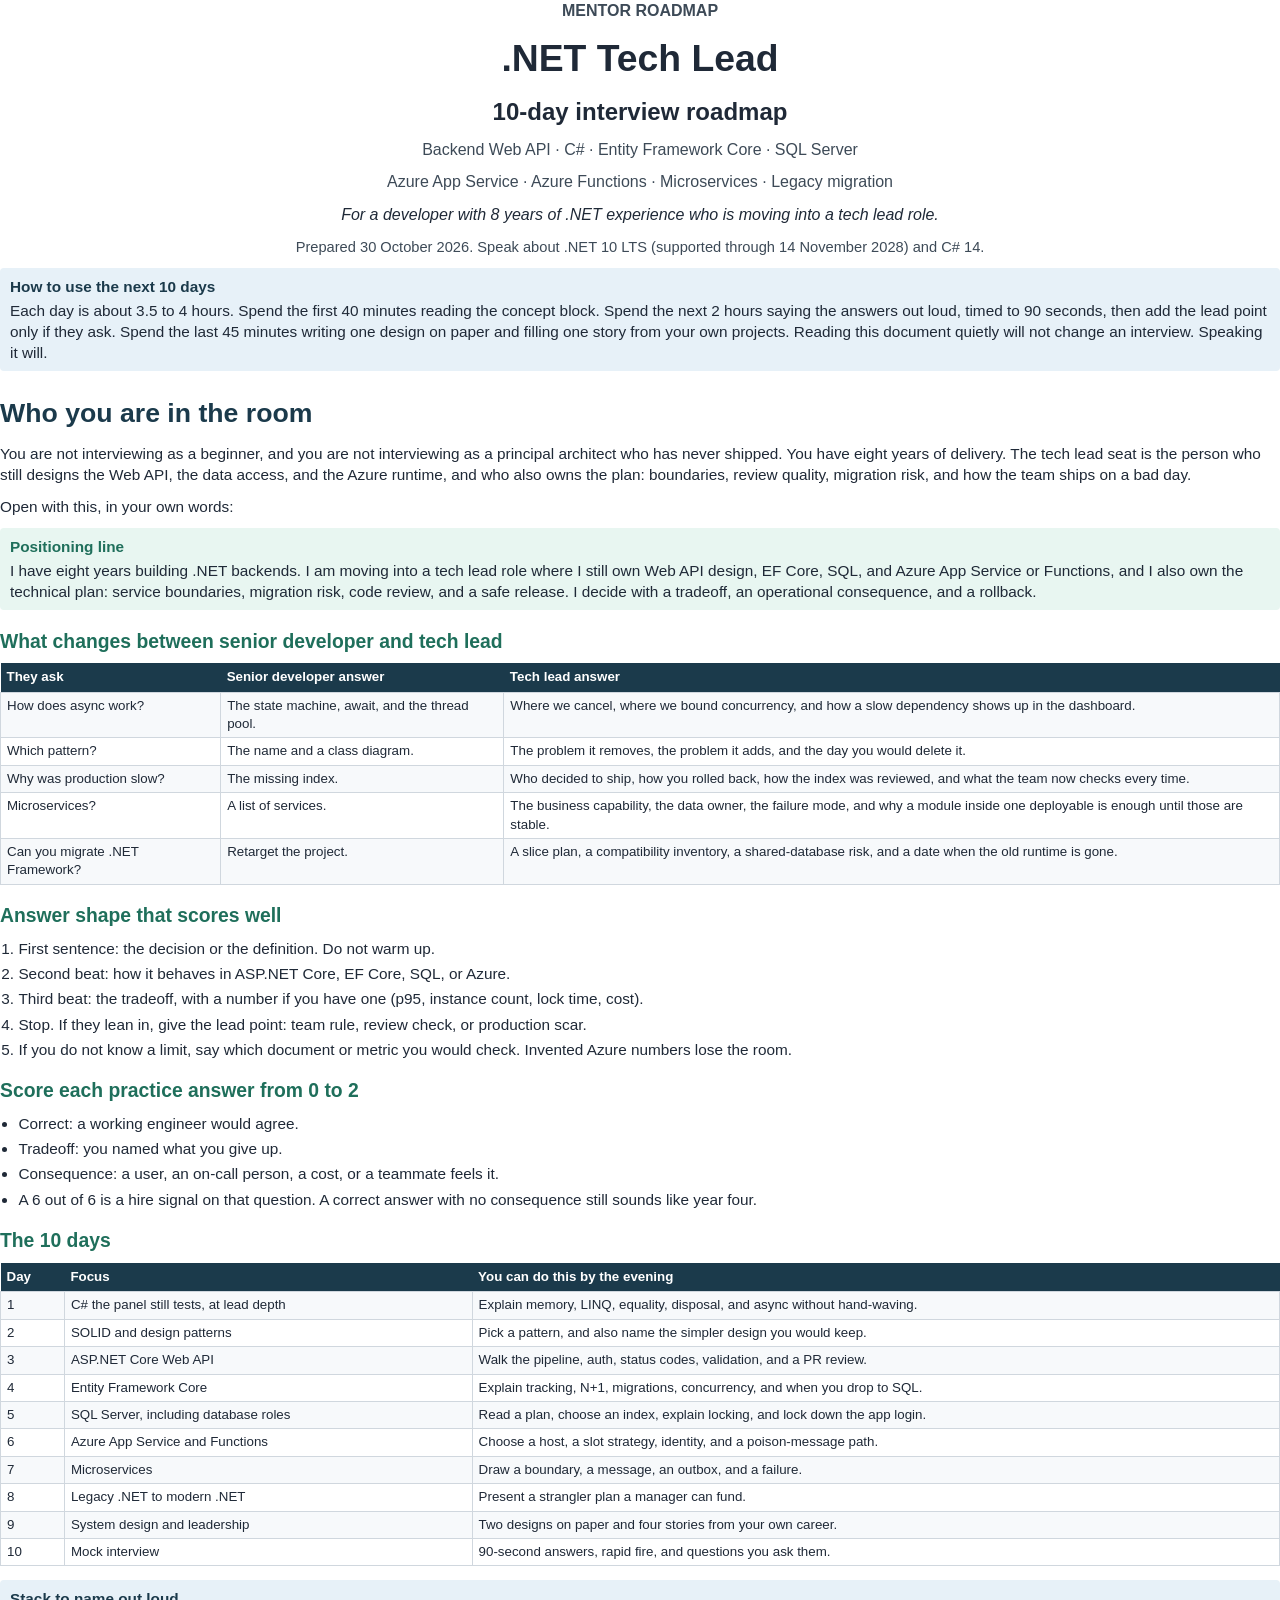
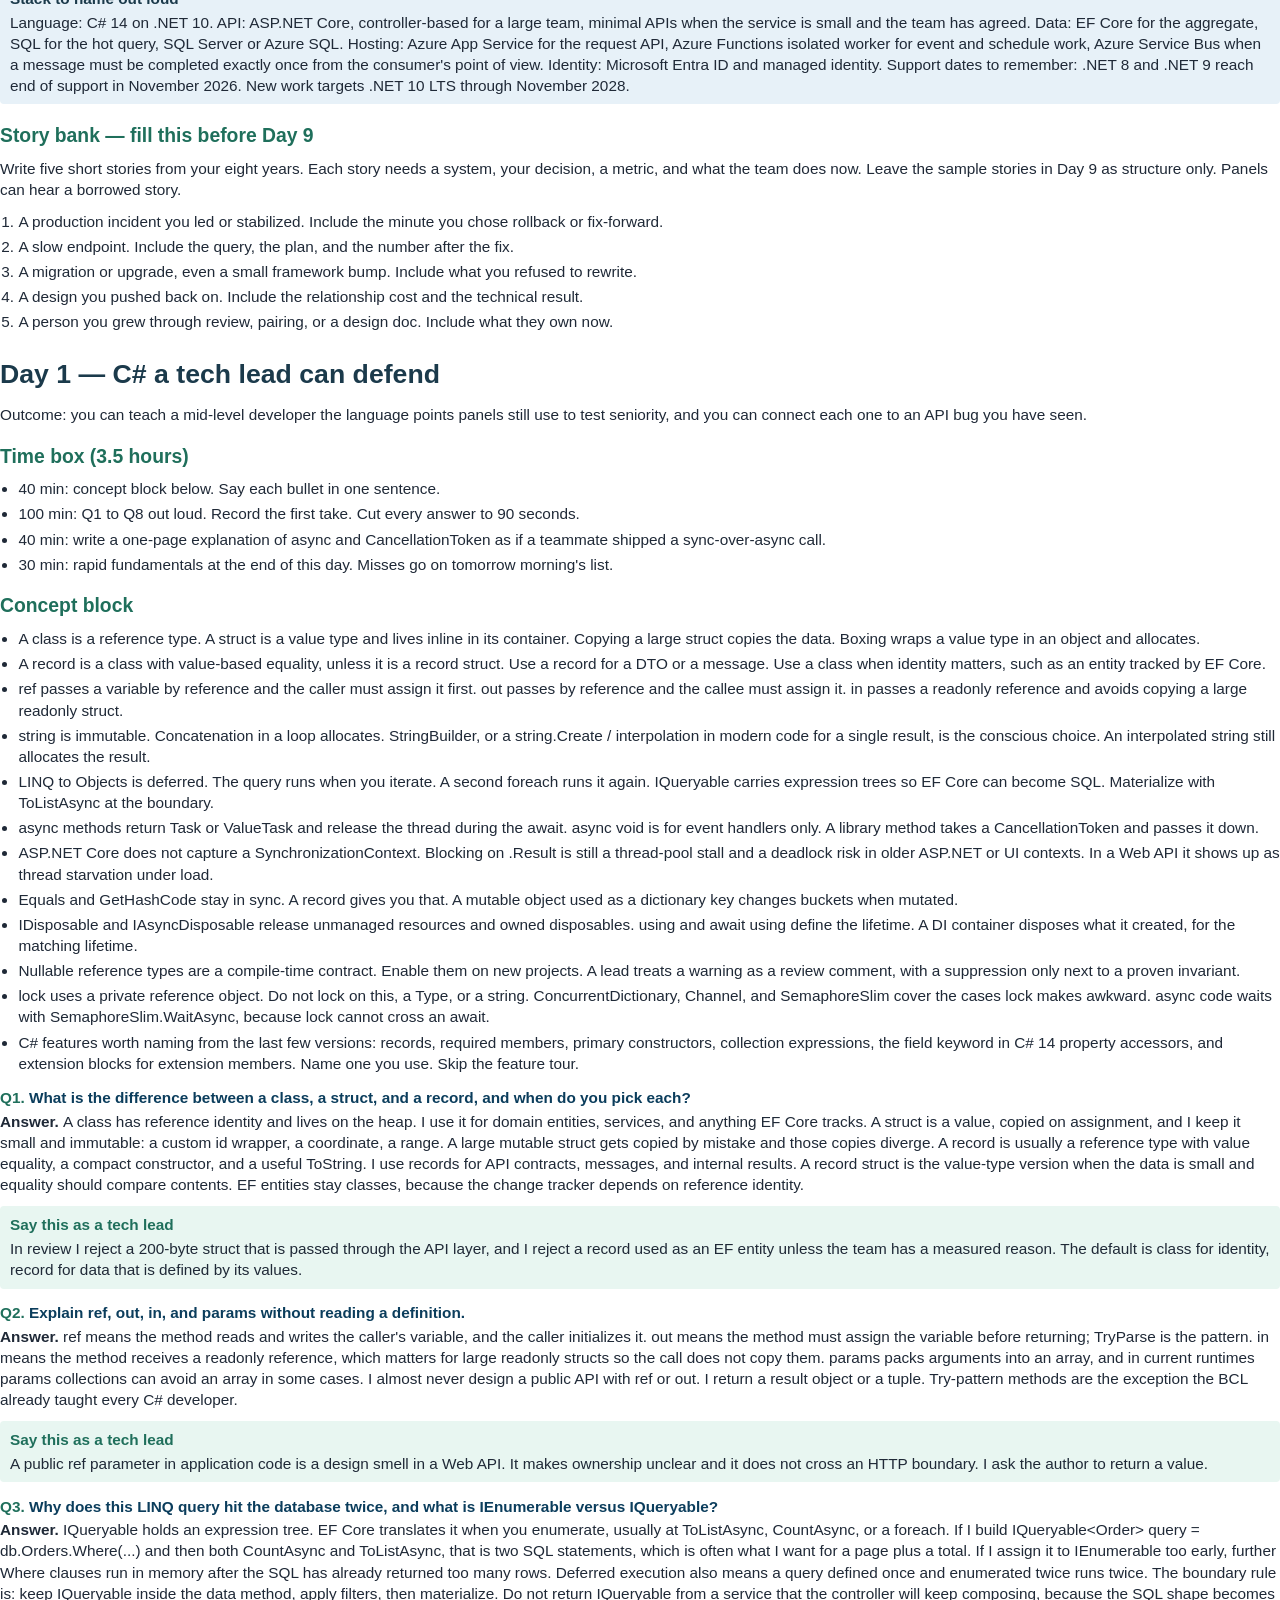
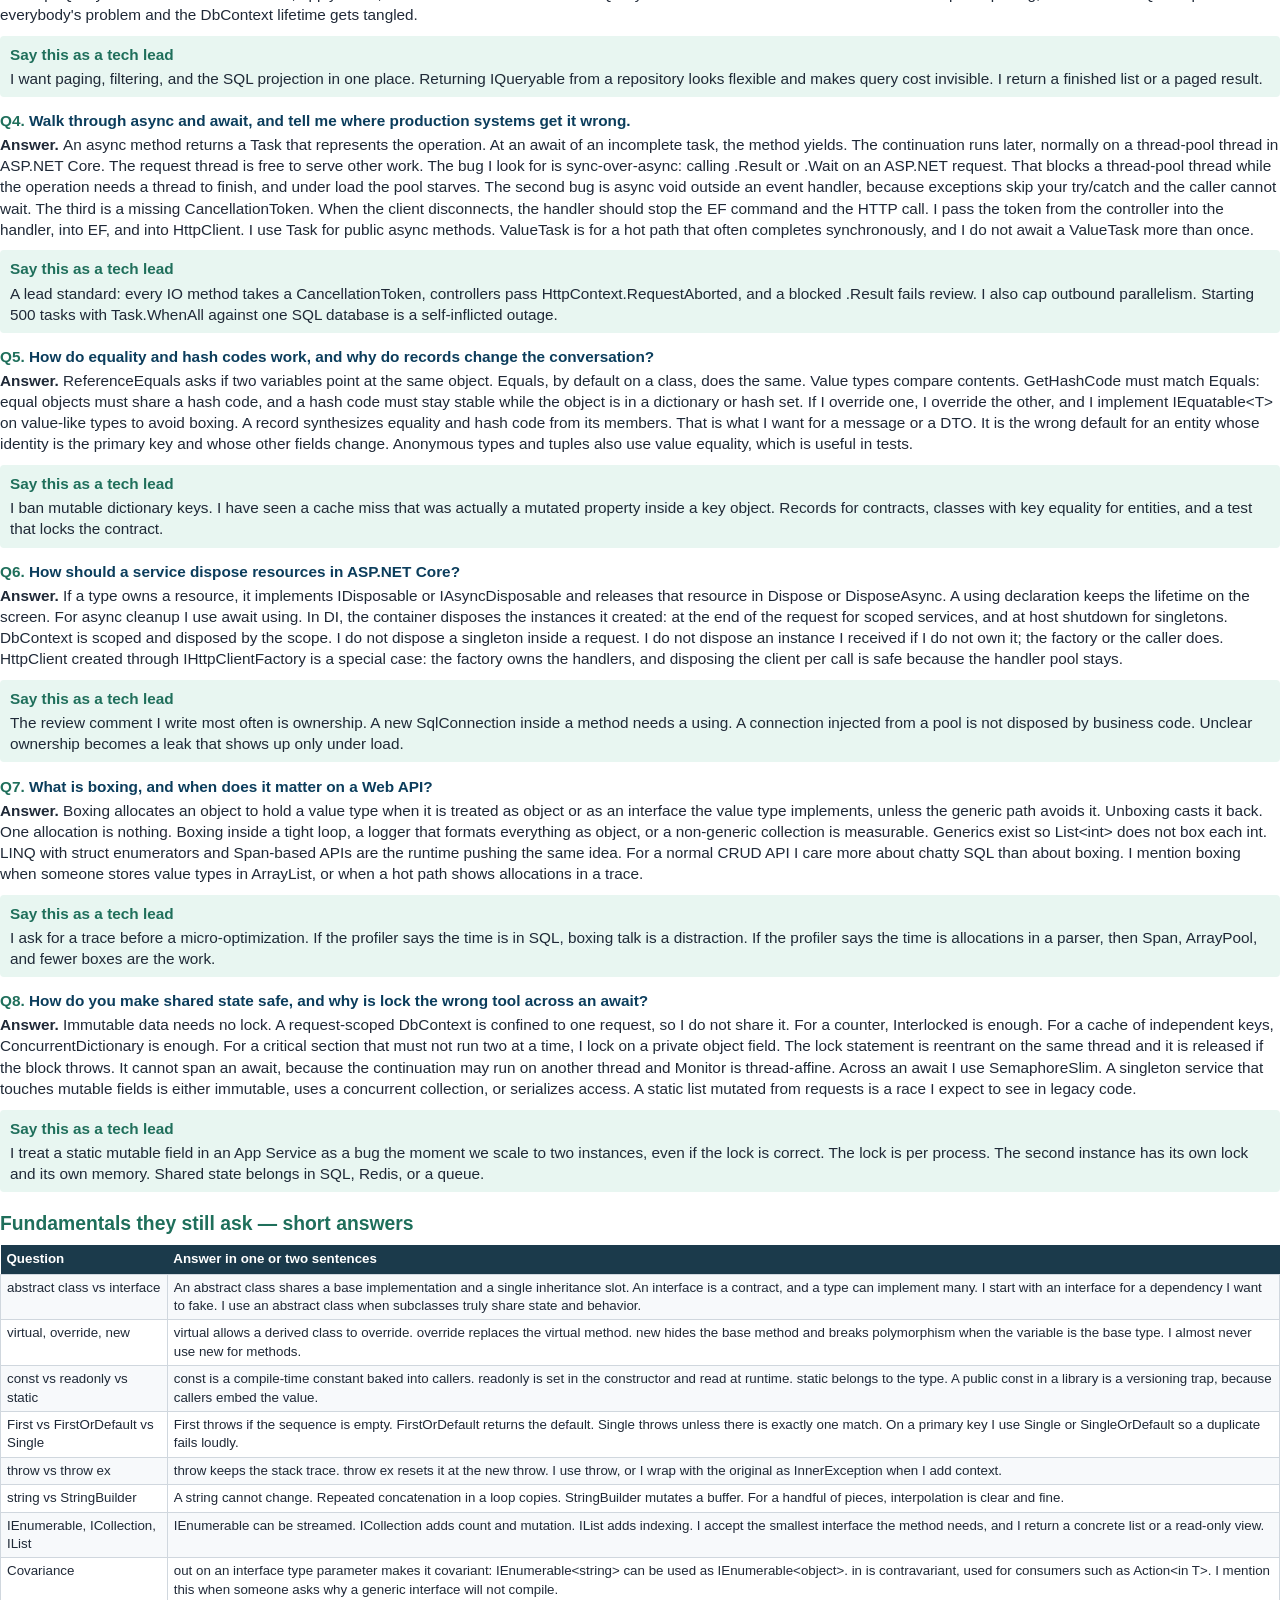
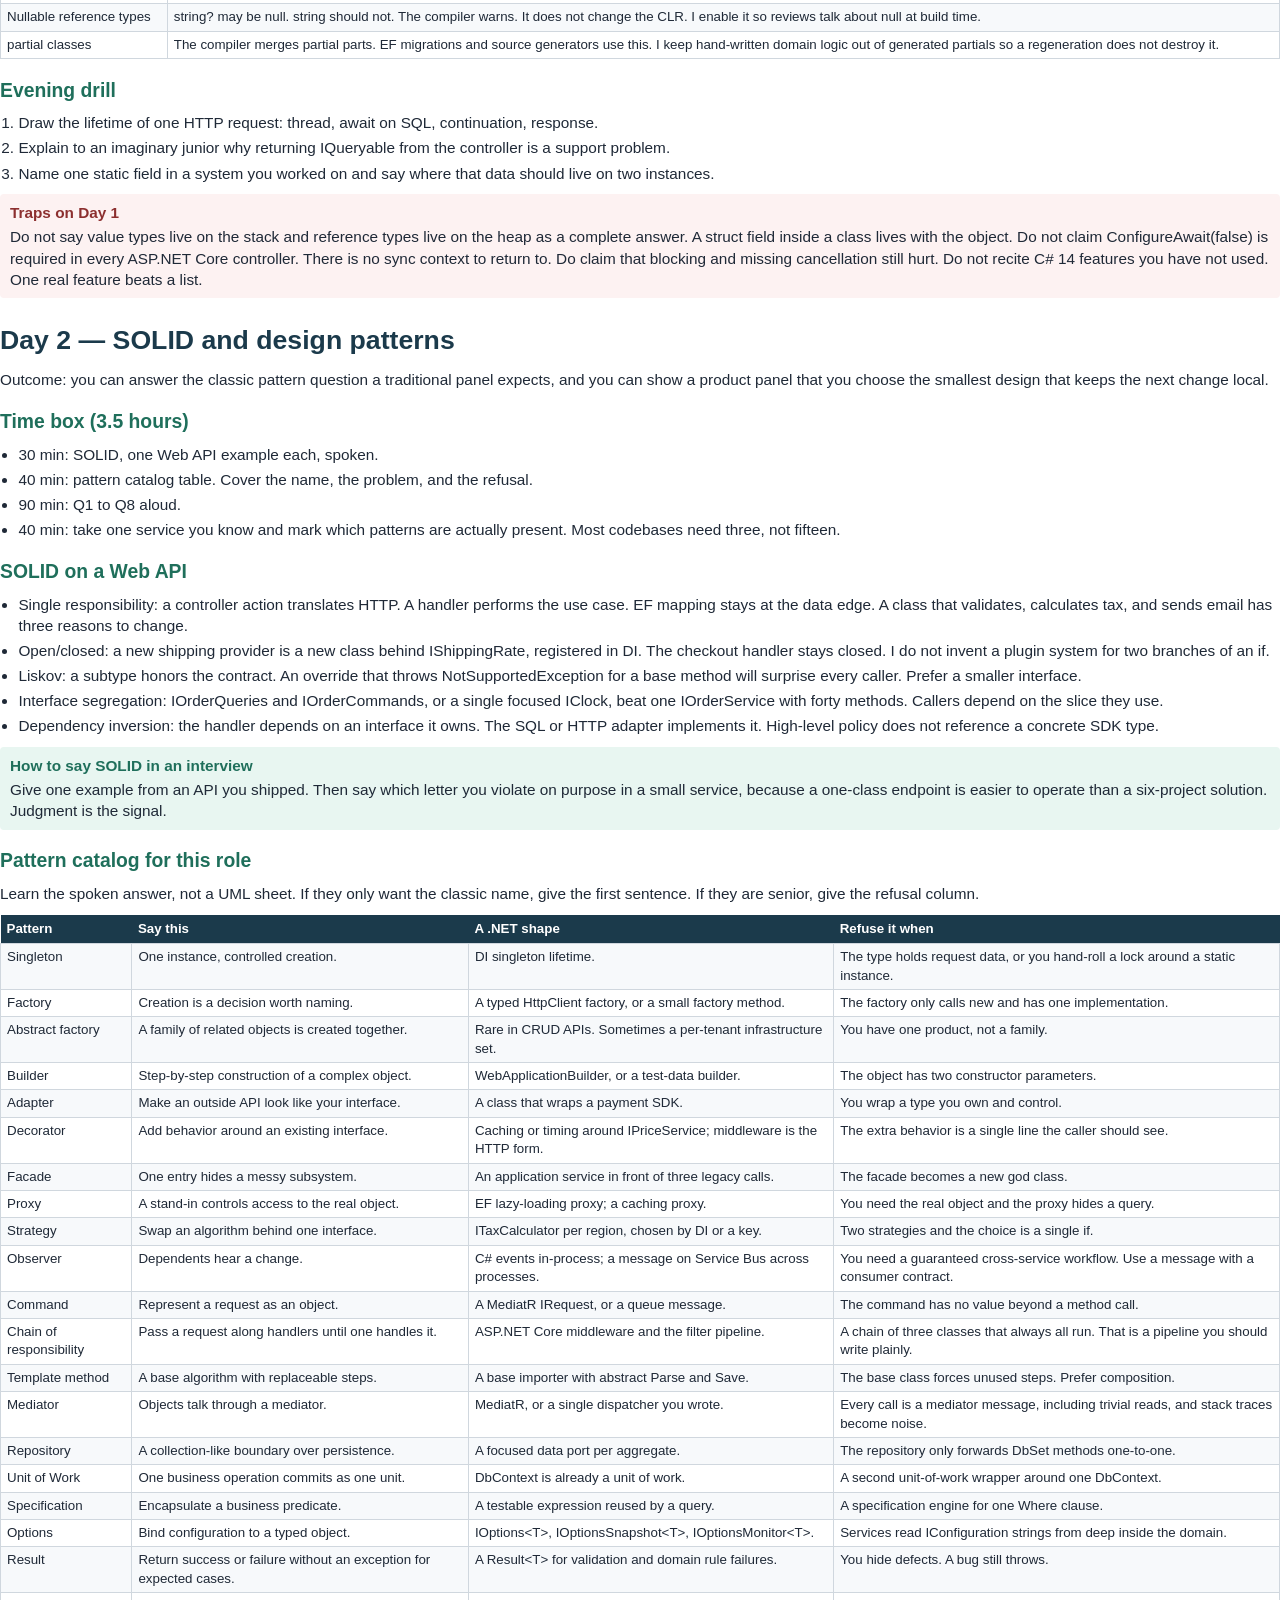
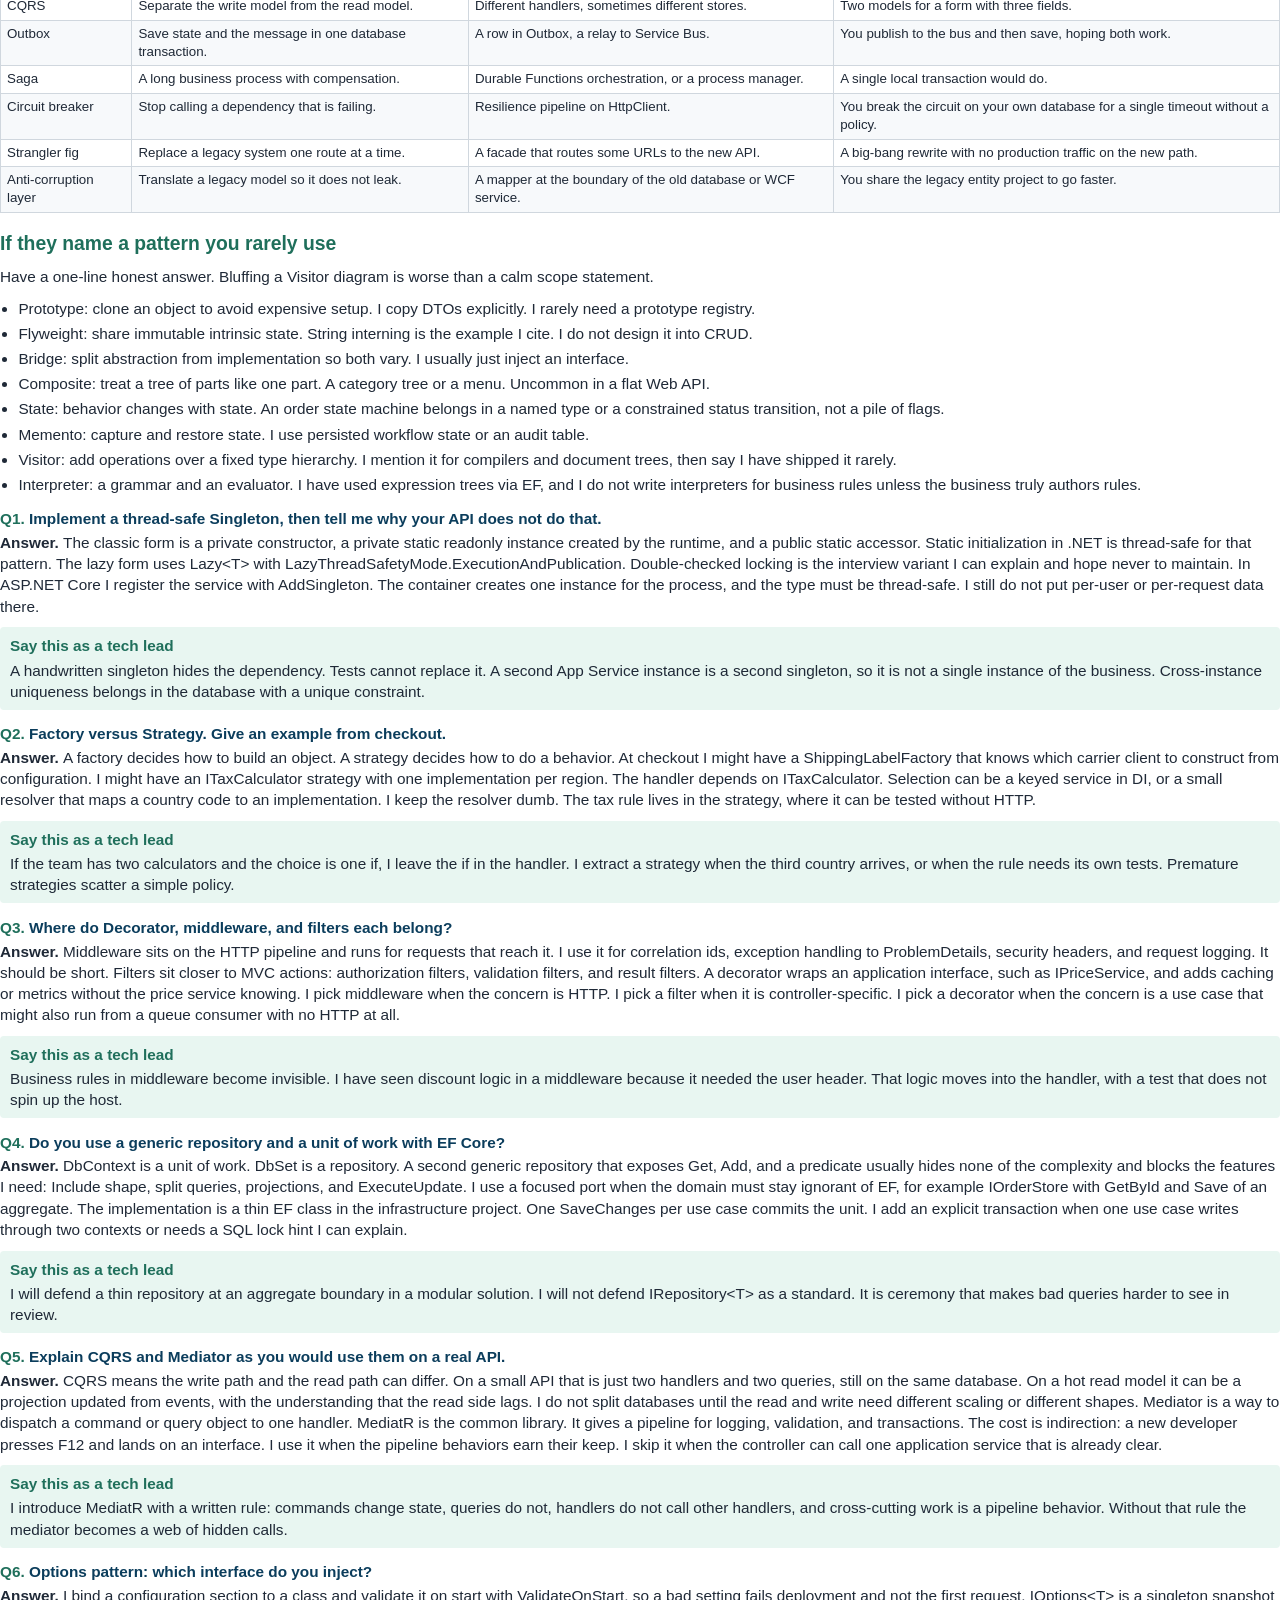
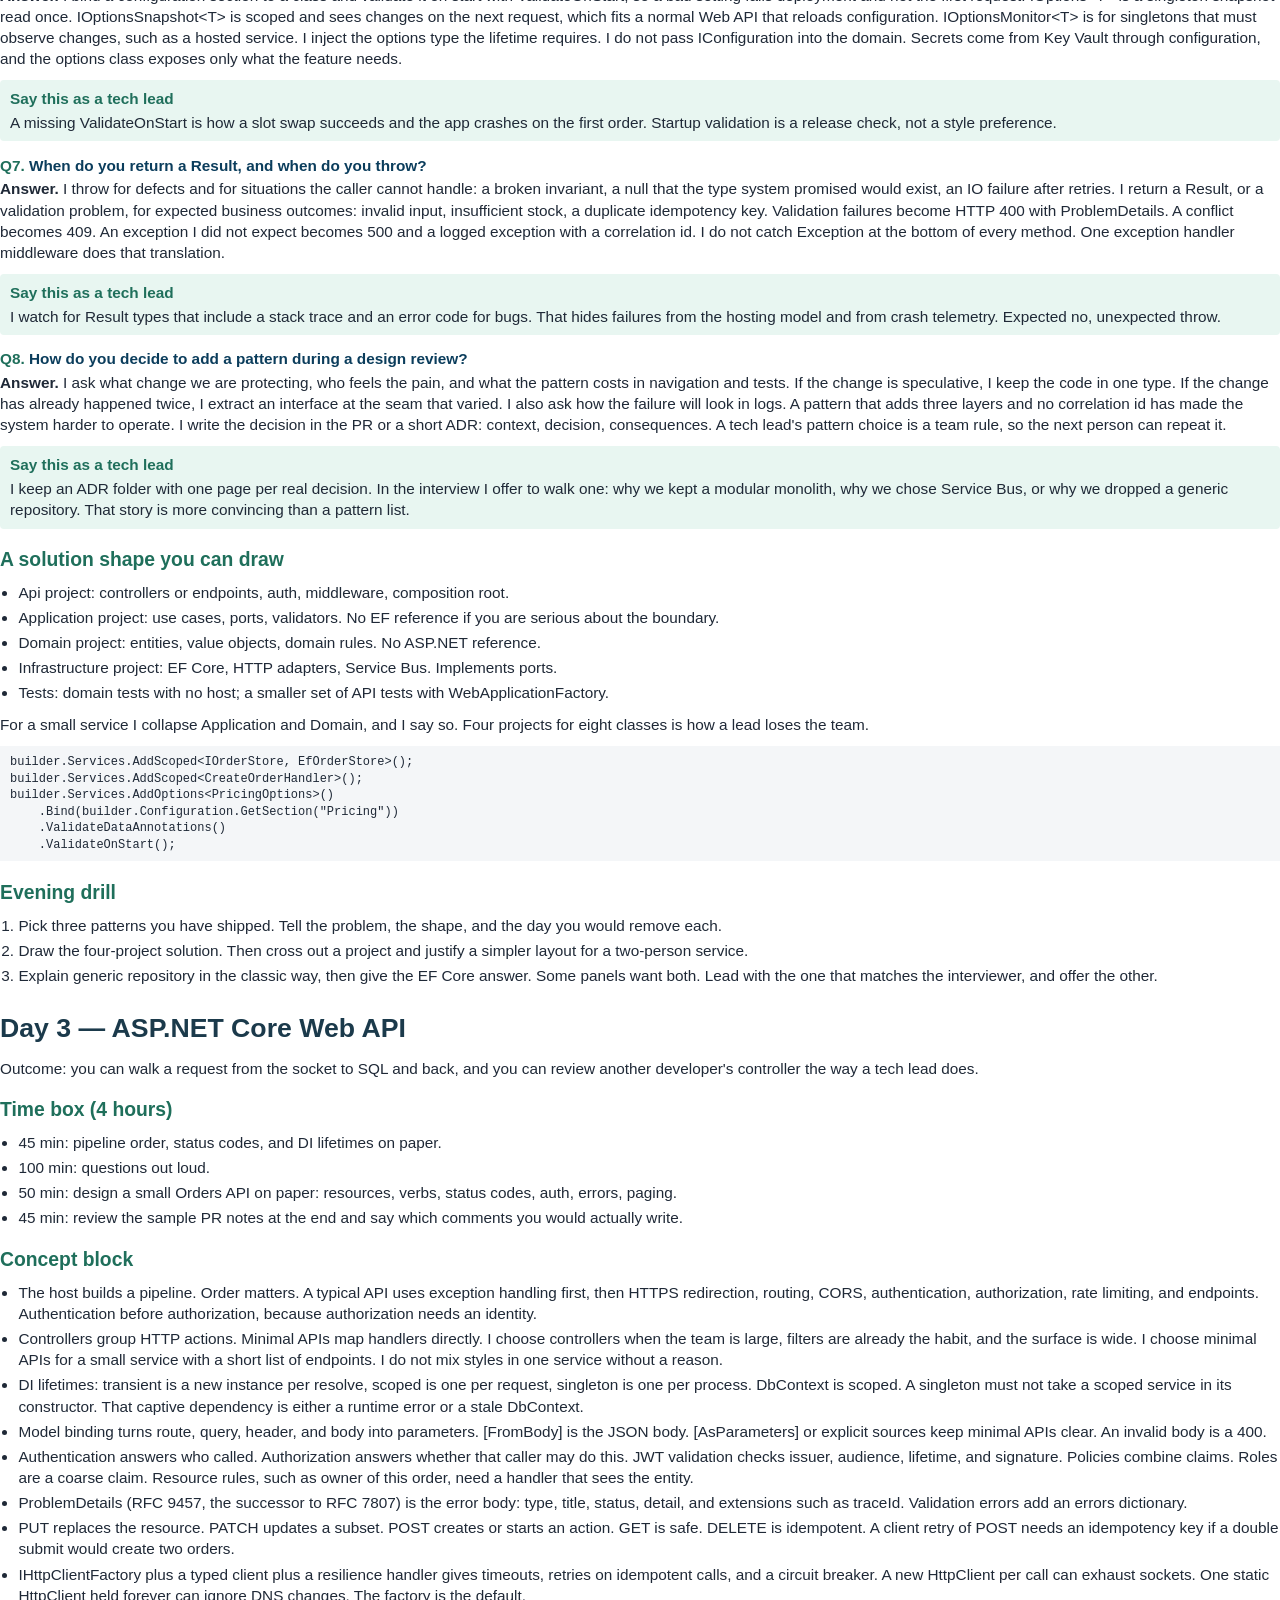
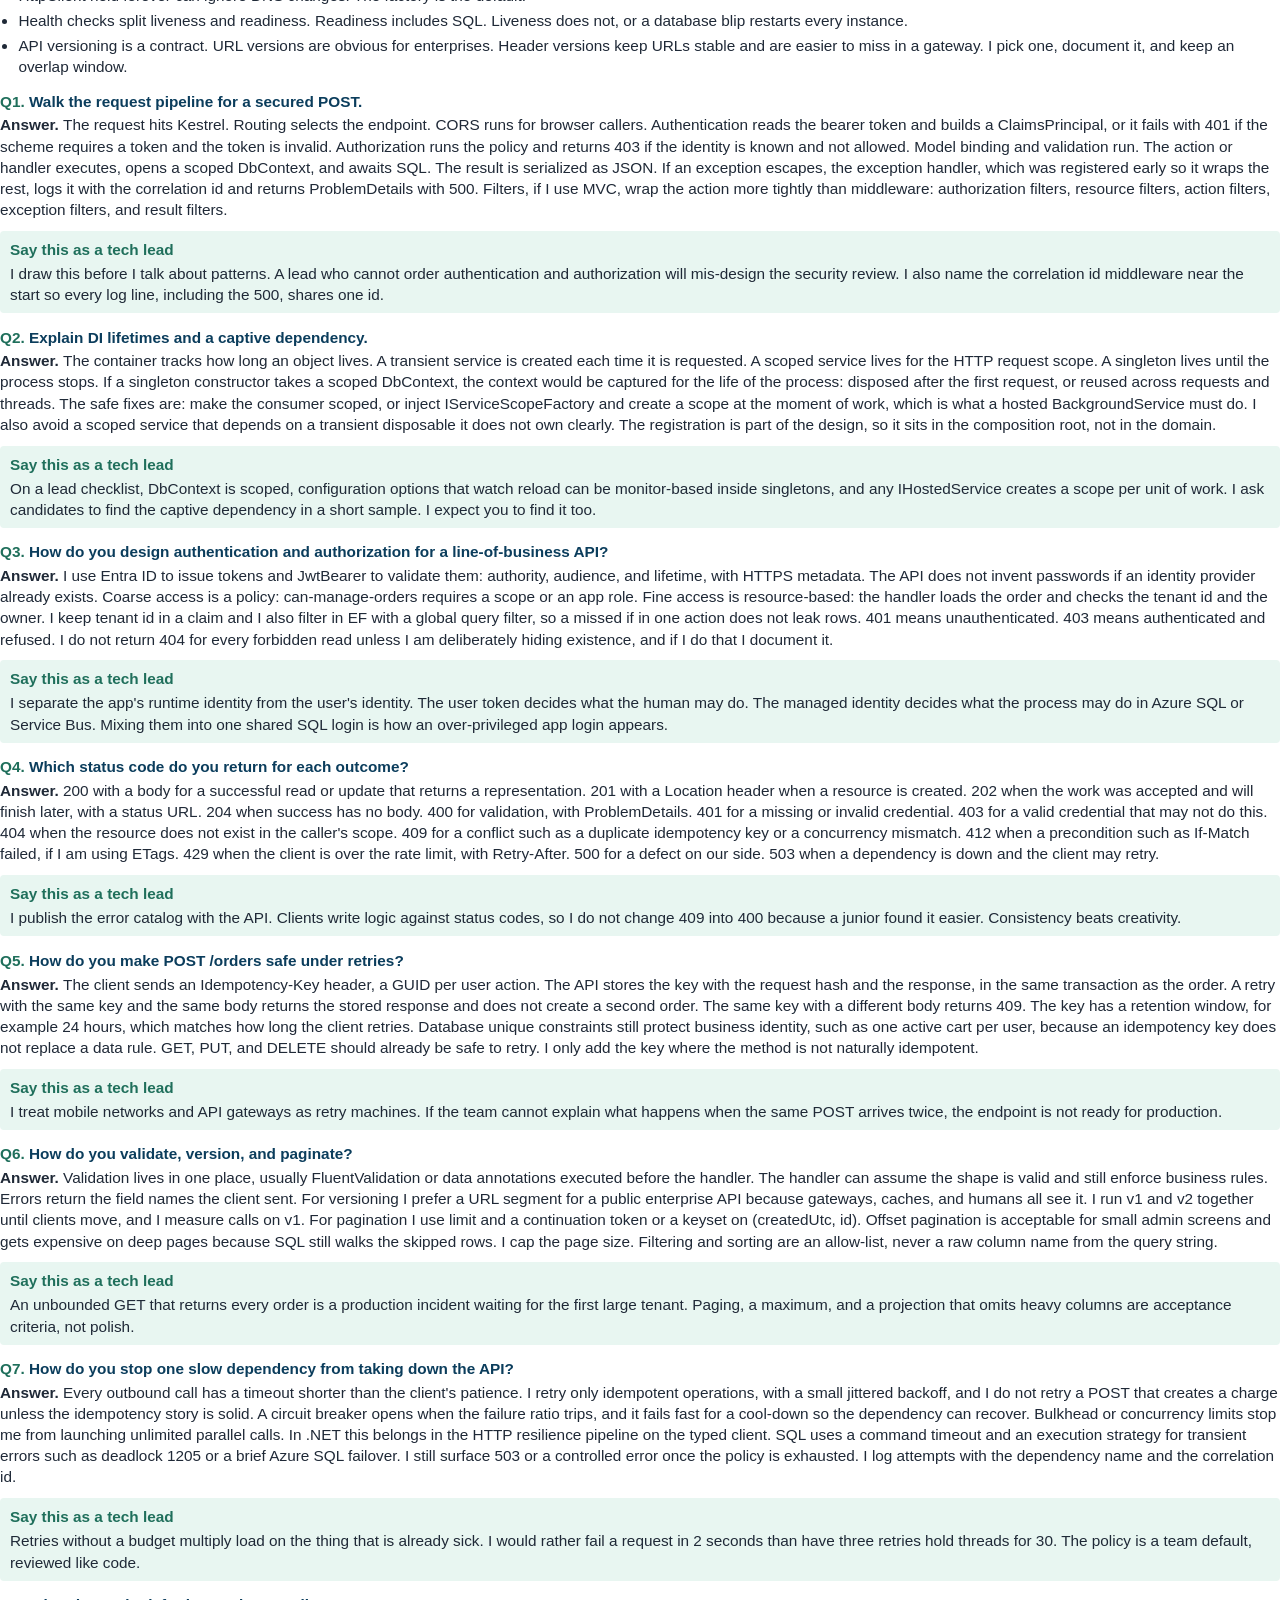
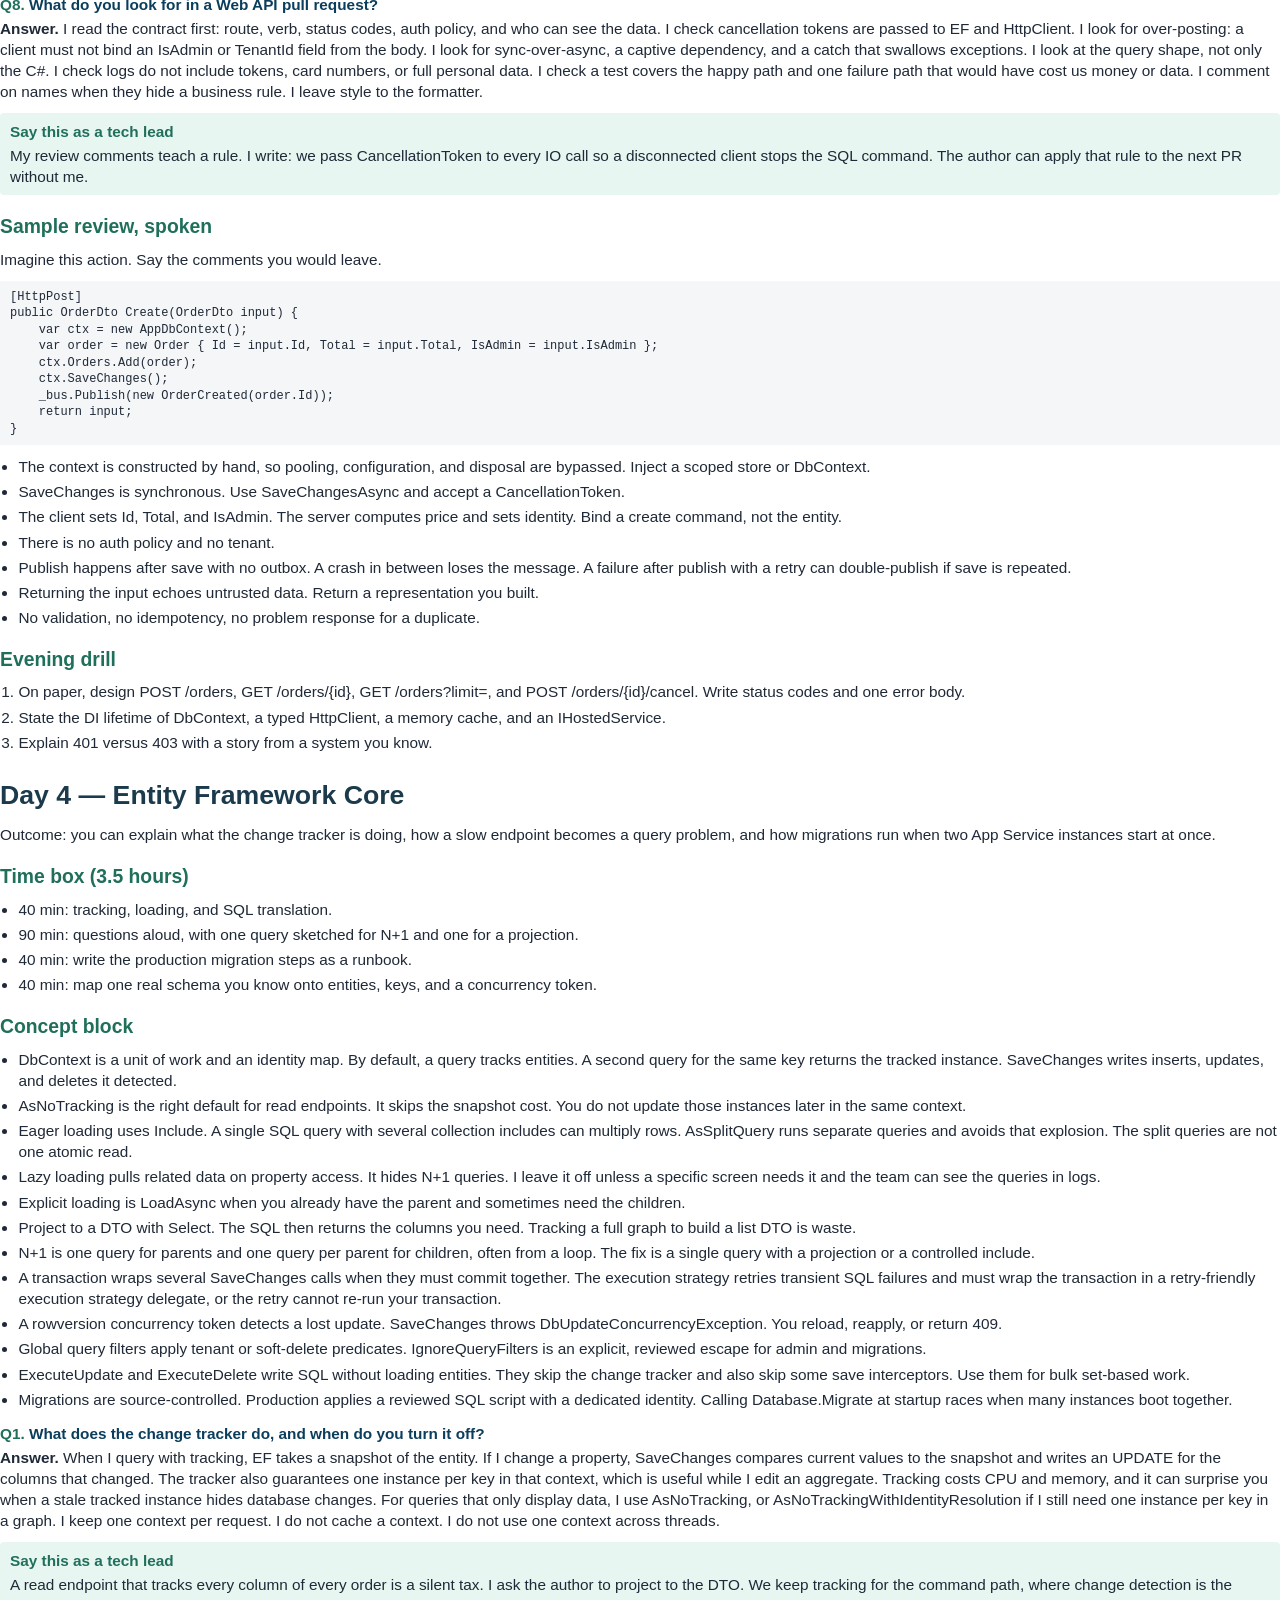
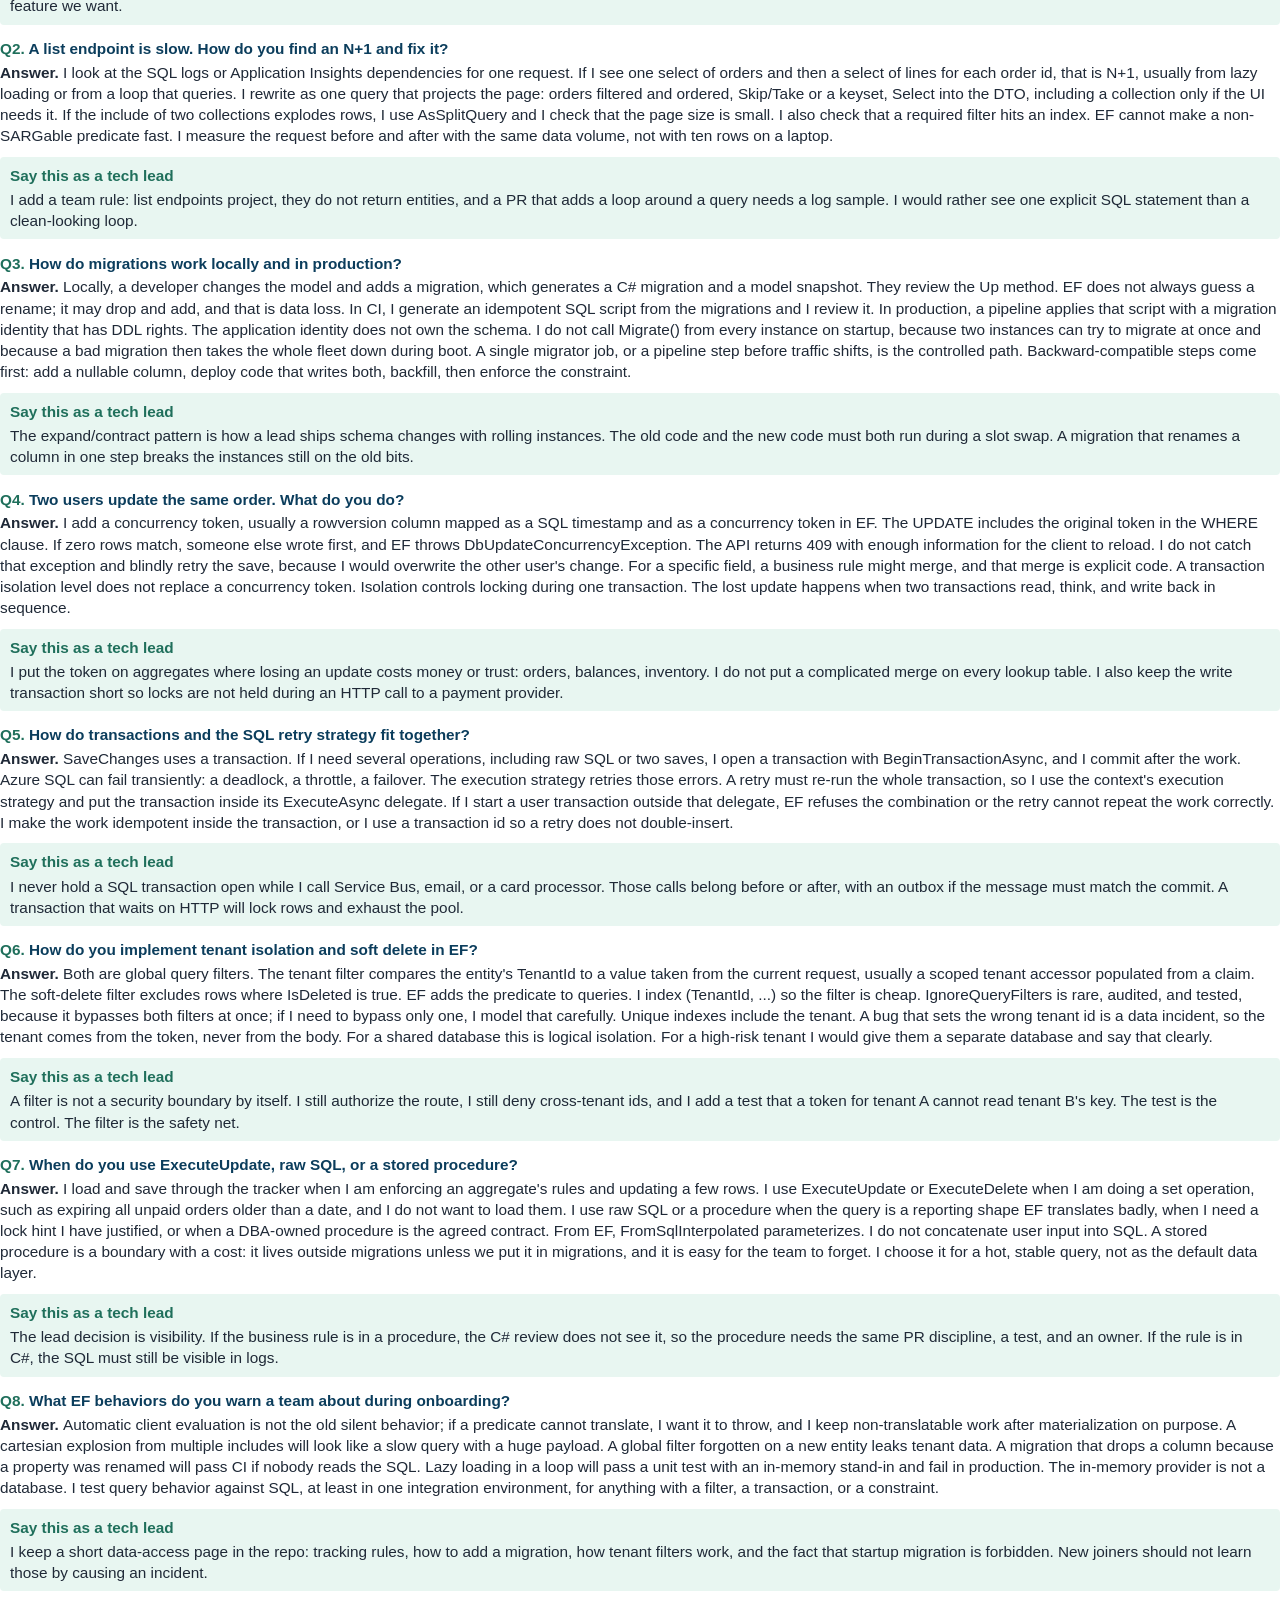
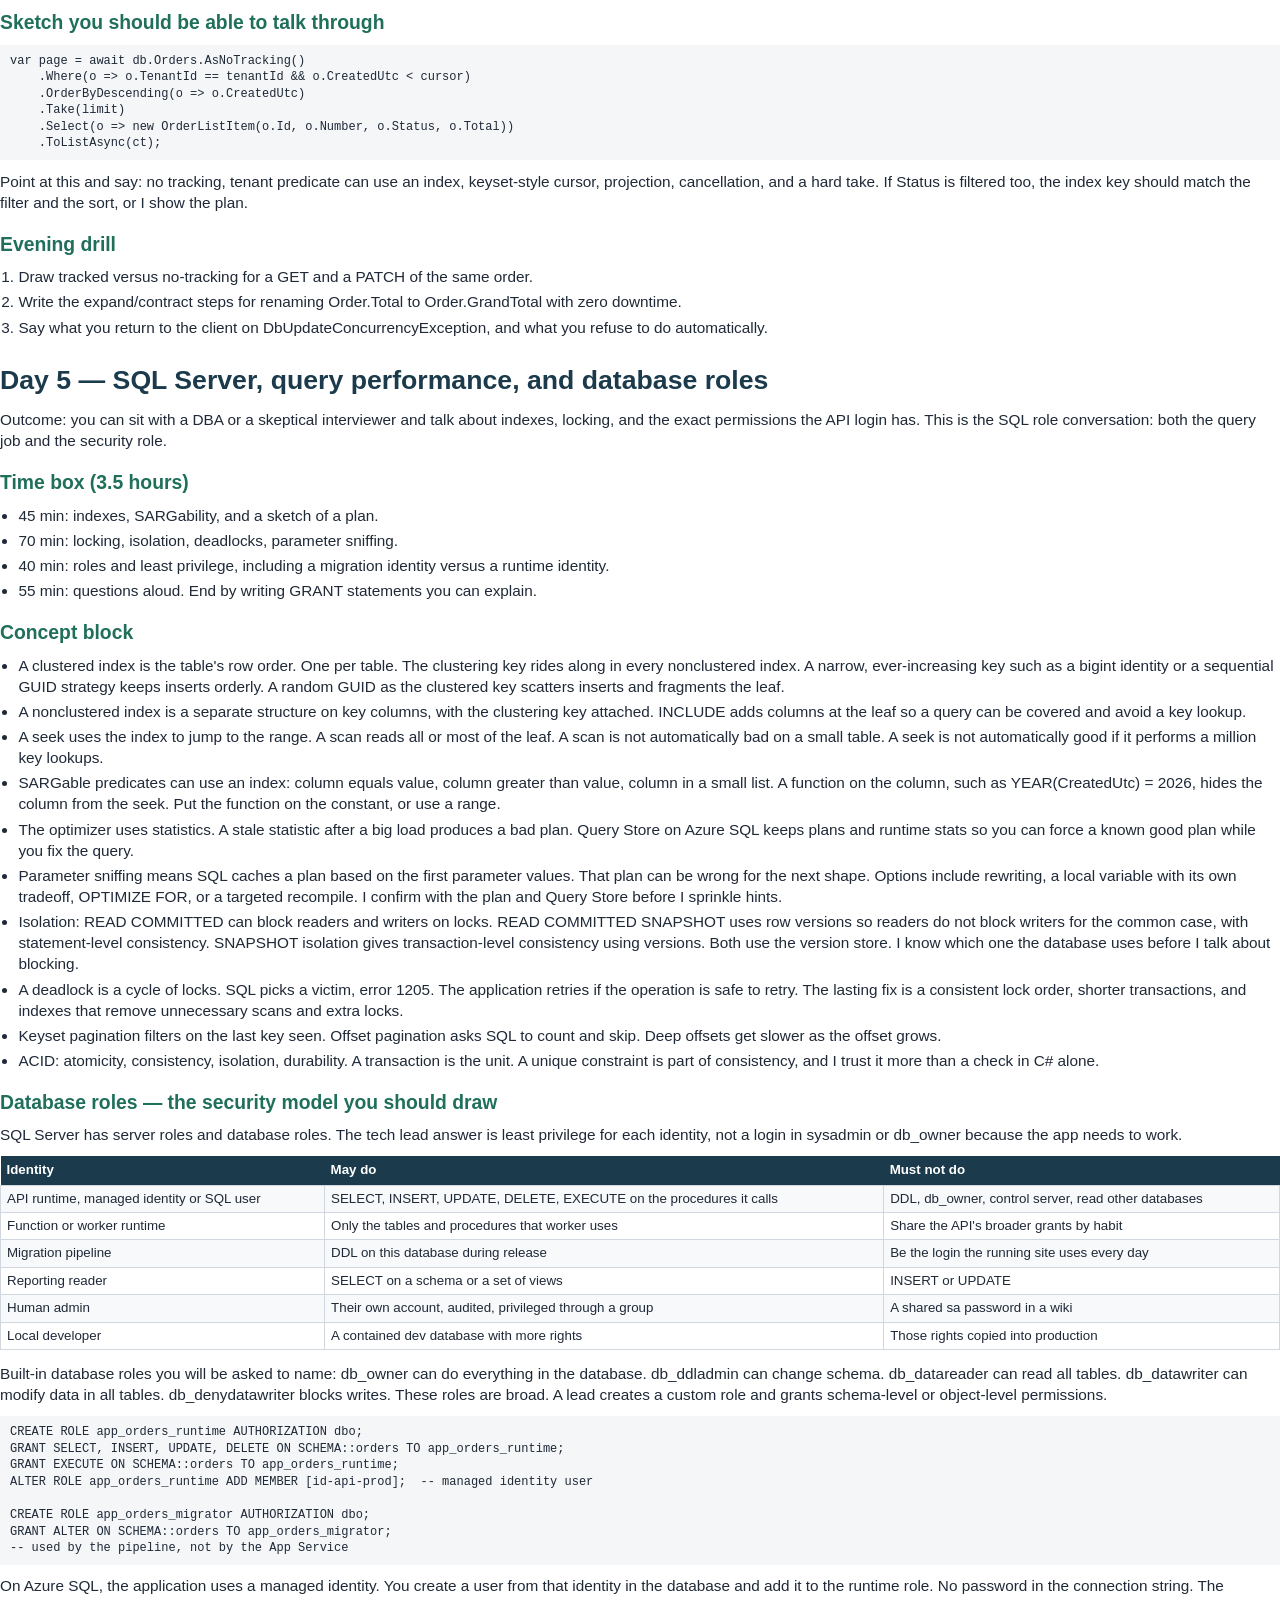
<file: NET-Tech-Lead-10-Day-Interview-Roadmap.html>
<!DOCTYPE html><html><head><meta charset='utf-8'><title>.NET Tech Lead — 10-Day Interview Roadmap</title><style>
@page { size: letter; margin: 0.7in 0.72in 0.75in 0.72in; }
* { box-sizing: border-box; }
body { font-family: Calibri, "Segoe UI", sans-serif; color: #1f2937; font-size: 11.5pt; line-height: 1.38; margin: 0; }
h1 { color: #1b3a4b; font-size: 20pt; margin: 18pt 0 8pt; page-break-after: avoid; }
h2 { color: #1f6f5b; font-size: 14.5pt; margin: 14pt 0 6pt; page-break-after: avoid; }
h3 { color: #0b3d5c; font-size: 12.5pt; margin: 12pt 0 4pt; page-break-after: avoid; }
p { margin: 0 0 8pt; }
.center { text-align: center; }
.muted { color: #3d4a57; }
.kicker { letter-spacing: 0.12em; font-weight: 700; color: #3d4a57; }
ul, ol { margin: 0 0 8pt; padding-left: 1.2em; }
li { margin: 0 0 3pt; }
table.data { width: 100%; border-collapse: collapse; margin: 4pt 0 10pt; page-break-inside: avoid; }
table.data th { background: #1b3a4b; color: white; text-align: left; font-size: 10pt; padding: 5px 6px; }
table.data td { border: 1px solid #d0d7de; font-size: 10pt; padding: 4px 6px; vertical-align: top; }
table.data tr:nth-child(even) td { background: #f7f9fb; }
.callout { border-radius: 4px; padding: 8px 10px; margin: 6pt 0 10pt; page-break-inside: avoid; }
.callout .t { font-weight: 700; margin-bottom: 3px; }
.callout.note { background: #e7f1f8; }
.callout.note .t { color: #1b3a4b; }
.callout.lead { background: #e8f6f1; }
.callout.lead .t { color: #1f6f5b; }
.callout.warn { background: #fdf2f2; }
.callout.warn .t { color: #8c2f2f; }
.q { margin: 10pt 0 2pt; page-break-after: avoid; }
.q .n { color: #1f6f5b; font-weight: 700; }
.q .text { color: #0b3d5c; font-weight: 700; }
pre { background: #f4f6f8; padding: 8px 10px; font-family: Consolas, monospace; font-size: 9pt; white-space: pre-wrap; margin: 2pt 0 8pt; }
.break { page-break-before: always; }
</style></head><body><p class="center muted" style="font-size:12pt;font-weight:700">MENTOR ROADMAP</p><p class="center" style="font-size:28pt;font-weight:700">.NET Tech Lead</p><p class="center" style="font-size:18pt;font-weight:700">10-day interview roadmap</p><p class="center muted" style="font-size:12pt">Backend Web API  ·  C#  ·  Entity Framework Core  ·  SQL Server</p><p class="center muted" style="font-size:12pt">Azure App Service  ·  Azure Functions  ·  Microservices  ·  Legacy migration</p><p class="center" style="font-size:12pt;font-style:italic">For a developer with 8 years of .NET experience who is moving into a tech lead role.</p><p class="center muted" style="font-size:11pt">Prepared 30 October 2026. Speak about .NET 10 LTS (supported through 14 November 2028) and C# 14.</p><div class='callout note'><div class='t'>How to use the next 10 days</div><div>Each day is about 3.5 to 4 hours. Spend the first 40 minutes reading the concept block. Spend the next 2 hours saying the answers out loud, timed to 90 seconds, then add the lead point only if they ask. Spend the last 45 minutes writing one design on paper and filling one story from your own projects. Reading this document quietly will not change an interview. Speaking it will.</div></div><h1>Who you are in the room</h1><p>You are not interviewing as a beginner, and you are not interviewing as a principal architect who has never shipped. You have eight years of delivery. The tech lead seat is the person who still designs the Web API, the data access, and the Azure runtime, and who also owns the plan: boundaries, review quality, migration risk, and how the team ships on a bad day.</p><p>Open with this, in your own words:</p><div class='callout lead'><div class='t'>Positioning line</div><div>I have eight years building .NET backends. I am moving into a tech lead role where I still own Web API design, EF Core, SQL, and Azure App Service or Functions, and I also own the technical plan: service boundaries, migration risk, code review, and a safe release. I decide with a tradeoff, an operational consequence, and a rollback.</div></div><h2>What changes between senior developer and tech lead</h2><table class='data'><tr><th>They ask</th><th>Senior developer answer</th><th>Tech lead answer</th></tr><tr><td>How does async work?</td><td>The state machine, await, and the thread pool.</td><td>Where we cancel, where we bound concurrency, and how a slow dependency shows up in the dashboard.</td></tr><tr><td>Which pattern?</td><td>The name and a class diagram.</td><td>The problem it removes, the problem it adds, and the day you would delete it.</td></tr><tr><td>Why was production slow?</td><td>The missing index.</td><td>Who decided to ship, how you rolled back, how the index was reviewed, and what the team now checks every time.</td></tr><tr><td>Microservices?</td><td>A list of services.</td><td>The business capability, the data owner, the failure mode, and why a module inside one deployable is enough until those are stable.</td></tr><tr><td>Can you migrate .NET Framework?</td><td>Retarget the project.</td><td>A slice plan, a compatibility inventory, a shared-database risk, and a date when the old runtime is gone.</td></tr></table><h2>Answer shape that scores well</h2><ol><li>First sentence: the decision or the definition. Do not warm up.</li><li>Second beat: how it behaves in ASP.NET Core, EF Core, SQL, or Azure.</li><li>Third beat: the tradeoff, with a number if you have one (p95, instance count, lock time, cost).</li><li>Stop. If they lean in, give the lead point: team rule, review check, or production scar.</li><li>If you do not know a limit, say which document or metric you would check. Invented Azure numbers lose the room.</li></ol><h2>Score each practice answer from 0 to 2</h2><ul><li>Correct: a working engineer would agree.</li><li>Tradeoff: you named what you give up.</li><li>Consequence: a user, an on-call person, a cost, or a teammate feels it.</li><li>A 6 out of 6 is a hire signal on that question. A correct answer with no consequence still sounds like year four.</li></ul><h2>The 10 days</h2><table class='data'><tr><th>Day</th><th>Focus</th><th>You can do this by the evening</th></tr><tr><td>1</td><td>C# the panel still tests, at lead depth</td><td>Explain memory, LINQ, equality, disposal, and async without hand-waving.</td></tr><tr><td>2</td><td>SOLID and design patterns</td><td>Pick a pattern, and also name the simpler design you would keep.</td></tr><tr><td>3</td><td>ASP.NET Core Web API</td><td>Walk the pipeline, auth, status codes, validation, and a PR review.</td></tr><tr><td>4</td><td>Entity Framework Core</td><td>Explain tracking, N+1, migrations, concurrency, and when you drop to SQL.</td></tr><tr><td>5</td><td>SQL Server, including database roles</td><td>Read a plan, choose an index, explain locking, and lock down the app login.</td></tr><tr><td>6</td><td>Azure App Service and Functions</td><td>Choose a host, a slot strategy, identity, and a poison-message path.</td></tr><tr><td>7</td><td>Microservices</td><td>Draw a boundary, a message, an outbox, and a failure.</td></tr><tr><td>8</td><td>Legacy .NET to modern .NET</td><td>Present a strangler plan a manager can fund.</td></tr><tr><td>9</td><td>System design and leadership</td><td>Two designs on paper and four stories from your own career.</td></tr><tr><td>10</td><td>Mock interview</td><td>90-second answers, rapid fire, and questions you ask them.</td></tr></table><div class='callout note'><div class='t'>Stack to name out loud</div><div>Language: C# 14 on .NET 10. API: ASP.NET Core, controller-based for a large team, minimal APIs when the service is small and the team has agreed. Data: EF Core for the aggregate, SQL for the hot query, SQL Server or Azure SQL. Hosting: Azure App Service for the request API, Azure Functions isolated worker for event and schedule work, Azure Service Bus when a message must be completed exactly once from the consumer&#x27;s point of view. Identity: Microsoft Entra ID and managed identity. Support dates to remember: .NET 8 and .NET 9 reach end of support in November 2026. New work targets .NET 10 LTS through November 2028.</div></div><h2>Story bank — fill this before Day 9</h2><p>Write five short stories from your eight years. Each story needs a system, your decision, a metric, and what the team does now. Leave the sample stories in Day 9 as structure only. Panels can hear a borrowed story.</p><ol><li>A production incident you led or stabilized. Include the minute you chose rollback or fix-forward.</li><li>A slow endpoint. Include the query, the plan, and the number after the fix.</li><li>A migration or upgrade, even a small framework bump. Include what you refused to rewrite.</li><li>A design you pushed back on. Include the relationship cost and the technical result.</li><li>A person you grew through review, pairing, or a design doc. Include what they own now.</li></ol><div class='break'></div><h1>Day 1 — C# a tech lead can defend</h1><p>Outcome: you can teach a mid-level developer the language points panels still use to test seniority, and you can connect each one to an API bug you have seen.</p><h2>Time box (3.5 hours)</h2><ul><li>40 min: concept block below. Say each bullet in one sentence.</li><li>100 min: Q1 to Q8 out loud. Record the first take. Cut every answer to 90 seconds.</li><li>40 min: write a one-page explanation of async and CancellationToken as if a teammate shipped a sync-over-async call.</li><li>30 min: rapid fundamentals at the end of this day. Misses go on tomorrow morning&#x27;s list.</li></ul><h2>Concept block</h2><ul><li>A class is a reference type. A struct is a value type and lives inline in its container. Copying a large struct copies the data. Boxing wraps a value type in an object and allocates.</li><li>A record is a class with value-based equality, unless it is a record struct. Use a record for a DTO or a message. Use a class when identity matters, such as an entity tracked by EF Core.</li><li>ref passes a variable by reference and the caller must assign it first. out passes by reference and the callee must assign it. in passes a readonly reference and avoids copying a large readonly struct.</li><li>string is immutable. Concatenation in a loop allocates. StringBuilder, or a string.Create / interpolation in modern code for a single result, is the conscious choice. An interpolated string still allocates the result.</li><li>LINQ to Objects is deferred. The query runs when you iterate. A second foreach runs it again. IQueryable carries expression trees so EF Core can become SQL. Materialize with ToListAsync at the boundary.</li><li>async methods return Task or ValueTask and release the thread during the await. async void is for event handlers only. A library method takes a CancellationToken and passes it down.</li><li>ASP.NET Core does not capture a SynchronizationContext. Blocking on .Result is still a thread-pool stall and a deadlock risk in older ASP.NET or UI contexts. In a Web API it shows up as thread starvation under load.</li><li>Equals and GetHashCode stay in sync. A record gives you that. A mutable object used as a dictionary key changes buckets when mutated.</li><li>IDisposable and IAsyncDisposable release unmanaged resources and owned disposables. using and await using define the lifetime. A DI container disposes what it created, for the matching lifetime.</li><li>Nullable reference types are a compile-time contract. Enable them on new projects. A lead treats a warning as a review comment, with a suppression only next to a proven invariant.</li><li>lock uses a private reference object. Do not lock on this, a Type, or a string. ConcurrentDictionary, Channel, and SemaphoreSlim cover the cases lock makes awkward. async code waits with SemaphoreSlim.WaitAsync, because lock cannot cross an await.</li><li>C# features worth naming from the last few versions: records, required members, primary constructors, collection expressions, the field keyword in C# 14 property accessors, and extension blocks for extension members. Name one you use. Skip the feature tour.</li></ul><p class='q'><span class='n'>Q1.  </span><span class='text'>What is the difference between a class, a struct, and a record, and when do you pick each?</span></p><p><b>Answer.  </b>A class has reference identity and lives on the heap. I use it for domain entities, services, and anything EF Core tracks. A struct is a value, copied on assignment, and I keep it small and immutable: a custom id wrapper, a coordinate, a range. A large mutable struct gets copied by mistake and those copies diverge. A record is usually a reference type with value equality, a compact constructor, and a useful ToString. I use records for API contracts, messages, and internal results. A record struct is the value-type version when the data is small and equality should compare contents. EF entities stay classes, because the change tracker depends on reference identity.</p><div class='callout lead'><div class='t'>Say this as a tech lead</div><div>In review I reject a 200-byte struct that is passed through the API layer, and I reject a record used as an EF entity unless the team has a measured reason. The default is class for identity, record for data that is defined by its values.</div></div><p class='q'><span class='n'>Q2.  </span><span class='text'>Explain ref, out, in, and params without reading a definition.</span></p><p><b>Answer.  </b>ref means the method reads and writes the caller&#x27;s variable, and the caller initializes it. out means the method must assign the variable before returning; TryParse is the pattern. in means the method receives a readonly reference, which matters for large readonly structs so the call does not copy them. params packs arguments into an array, and in current runtimes params collections can avoid an array in some cases. I almost never design a public API with ref or out. I return a result object or a tuple. Try-pattern methods are the exception the BCL already taught every C# developer.</p><div class='callout lead'><div class='t'>Say this as a tech lead</div><div>A public ref parameter in application code is a design smell in a Web API. It makes ownership unclear and it does not cross an HTTP boundary. I ask the author to return a value.</div></div><p class='q'><span class='n'>Q3.  </span><span class='text'>Why does this LINQ query hit the database twice, and what is IEnumerable versus IQueryable?</span></p><p><b>Answer.  </b>IQueryable holds an expression tree. EF Core translates it when you enumerate, usually at ToListAsync, CountAsync, or a foreach. If I build IQueryable&lt;Order&gt; query = db.Orders.Where(...) and then both CountAsync and ToListAsync, that is two SQL statements, which is often what I want for a page plus a total. If I assign it to IEnumerable too early, further Where clauses run in memory after the SQL has already returned too many rows. Deferred execution also means a query defined once and enumerated twice runs twice. The boundary rule is: keep IQueryable inside the data method, apply filters, then materialize. Do not return IQueryable from a service that the controller will keep composing, because the SQL shape becomes everybody&#x27;s problem and the DbContext lifetime gets tangled.</p><div class='callout lead'><div class='t'>Say this as a tech lead</div><div>I want paging, filtering, and the SQL projection in one place. Returning IQueryable from a repository looks flexible and makes query cost invisible. I return a finished list or a paged result.</div></div><p class='q'><span class='n'>Q4.  </span><span class='text'>Walk through async and await, and tell me where production systems get it wrong.</span></p><p><b>Answer.  </b>An async method returns a Task that represents the operation. At an await of an incomplete task, the method yields. The continuation runs later, normally on a thread-pool thread in ASP.NET Core. The request thread is free to serve other work. The bug I look for is sync-over-async: calling .Result or .Wait on an ASP.NET request. That blocks a thread-pool thread while the operation needs a thread to finish, and under load the pool starves. The second bug is async void outside an event handler, because exceptions skip your try/catch and the caller cannot wait. The third is a missing CancellationToken. When the client disconnects, the handler should stop the EF command and the HTTP call. I pass the token from the controller into the handler, into EF, and into HttpClient. I use Task for public async methods. ValueTask is for a hot path that often completes synchronously, and I do not await a ValueTask more than once.</p><div class='callout lead'><div class='t'>Say this as a tech lead</div><div>A lead standard: every IO method takes a CancellationToken, controllers pass HttpContext.RequestAborted, and a blocked .Result fails review. I also cap outbound parallelism. Starting 500 tasks with Task.WhenAll against one SQL database is a self-inflicted outage.</div></div><p class='q'><span class='n'>Q5.  </span><span class='text'>How do equality and hash codes work, and why do records change the conversation?</span></p><p><b>Answer.  </b>ReferenceEquals asks if two variables point at the same object. Equals, by default on a class, does the same. Value types compare contents. GetHashCode must match Equals: equal objects must share a hash code, and a hash code must stay stable while the object is in a dictionary or hash set. If I override one, I override the other, and I implement IEquatable&lt;T&gt; on value-like types to avoid boxing. A record synthesizes equality and hash code from its members. That is what I want for a message or a DTO. It is the wrong default for an entity whose identity is the primary key and whose other fields change. Anonymous types and tuples also use value equality, which is useful in tests.</p><div class='callout lead'><div class='t'>Say this as a tech lead</div><div>I ban mutable dictionary keys. I have seen a cache miss that was actually a mutated property inside a key object. Records for contracts, classes with key equality for entities, and a test that locks the contract.</div></div><p class='q'><span class='n'>Q6.  </span><span class='text'>How should a service dispose resources in ASP.NET Core?</span></p><p><b>Answer.  </b>If a type owns a resource, it implements IDisposable or IAsyncDisposable and releases that resource in Dispose or DisposeAsync. A using declaration keeps the lifetime on the screen. For async cleanup I use await using. In DI, the container disposes the instances it created: at the end of the request for scoped services, and at host shutdown for singletons. DbContext is scoped and disposed by the scope. I do not dispose a singleton inside a request. I do not dispose an instance I received if I do not own it; the factory or the caller does. HttpClient created through IHttpClientFactory is a special case: the factory owns the handlers, and disposing the client per call is safe because the handler pool stays.</p><div class='callout lead'><div class='t'>Say this as a tech lead</div><div>The review comment I write most often is ownership. A new SqlConnection inside a method needs a using. A connection injected from a pool is not disposed by business code. Unclear ownership becomes a leak that shows up only under load.</div></div><p class='q'><span class='n'>Q7.  </span><span class='text'>What is boxing, and when does it matter on a Web API?</span></p><p><b>Answer.  </b>Boxing allocates an object to hold a value type when it is treated as object or as an interface the value type implements, unless the generic path avoids it. Unboxing casts it back. One allocation is nothing. Boxing inside a tight loop, a logger that formats everything as object, or a non-generic collection is measurable. Generics exist so List&lt;int&gt; does not box each int. LINQ with struct enumerators and Span-based APIs are the runtime pushing the same idea. For a normal CRUD API I care more about chatty SQL than about boxing. I mention boxing when someone stores value types in ArrayList, or when a hot path shows allocations in a trace.</p><div class='callout lead'><div class='t'>Say this as a tech lead</div><div>I ask for a trace before a micro-optimization. If the profiler says the time is in SQL, boxing talk is a distraction. If the profiler says the time is allocations in a parser, then Span, ArrayPool, and fewer boxes are the work.</div></div><p class='q'><span class='n'>Q8.  </span><span class='text'>How do you make shared state safe, and why is lock the wrong tool across an await?</span></p><p><b>Answer.  </b>Immutable data needs no lock. A request-scoped DbContext is confined to one request, so I do not share it. For a counter, Interlocked is enough. For a cache of independent keys, ConcurrentDictionary is enough. For a critical section that must not run two at a time, I lock on a private object field. The lock statement is reentrant on the same thread and it is released if the block throws. It cannot span an await, because the continuation may run on another thread and Monitor is thread-affine. Across an await I use SemaphoreSlim. A singleton service that touches mutable fields is either immutable, uses a concurrent collection, or serializes access. A static list mutated from requests is a race I expect to see in legacy code.</p><div class='callout lead'><div class='t'>Say this as a tech lead</div><div>I treat a static mutable field in an App Service as a bug the moment we scale to two instances, even if the lock is correct. The lock is per process. The second instance has its own lock and its own memory. Shared state belongs in SQL, Redis, or a queue.</div></div><h2>Fundamentals they still ask — short answers</h2><table class='data'><tr><th>Question</th><th>Answer in one or two sentences</th></tr><tr><td>abstract class vs interface</td><td>An abstract class shares a base implementation and a single inheritance slot. An interface is a contract, and a type can implement many. I start with an interface for a dependency I want to fake. I use an abstract class when subclasses truly share state and behavior.</td></tr><tr><td>virtual, override, new</td><td>virtual allows a derived class to override. override replaces the virtual method. new hides the base method and breaks polymorphism when the variable is the base type. I almost never use new for methods.</td></tr><tr><td>const vs readonly vs static</td><td>const is a compile-time constant baked into callers. readonly is set in the constructor and read at runtime. static belongs to the type. A public const in a library is a versioning trap, because callers embed the value.</td></tr><tr><td>First vs FirstOrDefault vs Single</td><td>First throws if the sequence is empty. FirstOrDefault returns the default. Single throws unless there is exactly one match. On a primary key I use Single or SingleOrDefault so a duplicate fails loudly.</td></tr><tr><td>throw vs throw ex</td><td>throw keeps the stack trace. throw ex resets it at the new throw. I use throw, or I wrap with the original as InnerException when I add context.</td></tr><tr><td>string vs StringBuilder</td><td>A string cannot change. Repeated concatenation in a loop copies. StringBuilder mutates a buffer. For a handful of pieces, interpolation is clear and fine.</td></tr><tr><td>IEnumerable, ICollection, IList</td><td>IEnumerable can be streamed. ICollection adds count and mutation. IList adds indexing. I accept the smallest interface the method needs, and I return a concrete list or a read-only view.</td></tr><tr><td>Covariance</td><td>out on an interface type parameter makes it covariant: IEnumerable&lt;string&gt; can be used as IEnumerable&lt;object&gt;. in is contravariant, used for consumers such as Action&lt;in T&gt;. I mention this when someone asks why a generic interface will not compile.</td></tr><tr><td>Nullable reference types</td><td>string? may be null. string should not. The compiler warns. It does not change the CLR. I enable it so reviews talk about null at build time.</td></tr><tr><td>partial classes</td><td>The compiler merges partial parts. EF migrations and source generators use this. I keep hand-written domain logic out of generated partials so a regeneration does not destroy it.</td></tr></table><h2>Evening drill</h2><ol><li>Draw the lifetime of one HTTP request: thread, await on SQL, continuation, response.</li><li>Explain to an imaginary junior why returning IQueryable from the controller is a support problem.</li><li>Name one static field in a system you worked on and say where that data should live on two instances.</li></ol><div class='callout warn'><div class='t'>Traps on Day 1</div><div>Do not say value types live on the stack and reference types live on the heap as a complete answer. A struct field inside a class lives with the object. Do not claim ConfigureAwait(false) is required in every ASP.NET Core controller. There is no sync context to return to. Do claim that blocking and missing cancellation still hurt. Do not recite C# 14 features you have not used. One real feature beats a list.</div></div><div class='break'></div><h1>Day 2 — SOLID and design patterns</h1><p>Outcome: you can answer the classic pattern question a traditional panel expects, and you can show a product panel that you choose the smallest design that keeps the next change local.</p><h2>Time box (3.5 hours)</h2><ul><li>30 min: SOLID, one Web API example each, spoken.</li><li>40 min: pattern catalog table. Cover the name, the problem, and the refusal.</li><li>90 min: Q1 to Q8 aloud.</li><li>40 min: take one service you know and mark which patterns are actually present. Most codebases need three, not fifteen.</li></ul><h2>SOLID on a Web API</h2><ul><li>Single responsibility: a controller action translates HTTP. A handler performs the use case. EF mapping stays at the data edge. A class that validates, calculates tax, and sends email has three reasons to change.</li><li>Open/closed: a new shipping provider is a new class behind IShippingRate, registered in DI. The checkout handler stays closed. I do not invent a plugin system for two branches of an if.</li><li>Liskov: a subtype honors the contract. An override that throws NotSupportedException for a base method will surprise every caller. Prefer a smaller interface.</li><li>Interface segregation: IOrderQueries and IOrderCommands, or a single focused IClock, beat one IOrderService with forty methods. Callers depend on the slice they use.</li><li>Dependency inversion: the handler depends on an interface it owns. The SQL or HTTP adapter implements it. High-level policy does not reference a concrete SDK type.</li></ul><div class='callout lead'><div class='t'>How to say SOLID in an interview</div><div>Give one example from an API you shipped. Then say which letter you violate on purpose in a small service, because a one-class endpoint is easier to operate than a six-project solution. Judgment is the signal.</div></div><h2>Pattern catalog for this role</h2><p>Learn the spoken answer, not a UML sheet. If they only want the classic name, give the first sentence. If they are senior, give the refusal column.</p><table class='data'><tr><th>Pattern</th><th>Say this</th><th>A .NET shape</th><th>Refuse it when</th></tr><tr><td>Singleton</td><td>One instance, controlled creation.</td><td>DI singleton lifetime.</td><td>The type holds request data, or you hand-roll a lock around a static instance.</td></tr><tr><td>Factory</td><td>Creation is a decision worth naming.</td><td>A typed HttpClient factory, or a small factory method.</td><td>The factory only calls new and has one implementation.</td></tr><tr><td>Abstract factory</td><td>A family of related objects is created together.</td><td>Rare in CRUD APIs. Sometimes a per-tenant infrastructure set.</td><td>You have one product, not a family.</td></tr><tr><td>Builder</td><td>Step-by-step construction of a complex object.</td><td>WebApplicationBuilder, or a test-data builder.</td><td>The object has two constructor parameters.</td></tr><tr><td>Adapter</td><td>Make an outside API look like your interface.</td><td>A class that wraps a payment SDK.</td><td>You wrap a type you own and control.</td></tr><tr><td>Decorator</td><td>Add behavior around an existing interface.</td><td>Caching or timing around IPriceService; middleware is the HTTP form.</td><td>The extra behavior is a single line the caller should see.</td></tr><tr><td>Facade</td><td>One entry hides a messy subsystem.</td><td>An application service in front of three legacy calls.</td><td>The facade becomes a new god class.</td></tr><tr><td>Proxy</td><td>A stand-in controls access to the real object.</td><td>EF lazy-loading proxy; a caching proxy.</td><td>You need the real object and the proxy hides a query.</td></tr><tr><td>Strategy</td><td>Swap an algorithm behind one interface.</td><td>ITaxCalculator per region, chosen by DI or a key.</td><td>Two strategies and the choice is a single if.</td></tr><tr><td>Observer</td><td>Dependents hear a change.</td><td>C# events in-process; a message on Service Bus across processes.</td><td>You need a guaranteed cross-service workflow. Use a message with a consumer contract.</td></tr><tr><td>Command</td><td>Represent a request as an object.</td><td>A MediatR IRequest, or a queue message.</td><td>The command has no value beyond a method call.</td></tr><tr><td>Chain of responsibility</td><td>Pass a request along handlers until one handles it.</td><td>ASP.NET Core middleware and the filter pipeline.</td><td>A chain of three classes that always all run. That is a pipeline you should write plainly.</td></tr><tr><td>Template method</td><td>A base algorithm with replaceable steps.</td><td>A base importer with abstract Parse and Save.</td><td>The base class forces unused steps. Prefer composition.</td></tr><tr><td>Mediator</td><td>Objects talk through a mediator.</td><td>MediatR, or a single dispatcher you wrote.</td><td>Every call is a mediator message, including trivial reads, and stack traces become noise.</td></tr><tr><td>Repository</td><td>A collection-like boundary over persistence.</td><td>A focused data port per aggregate.</td><td>The repository only forwards DbSet methods one-to-one.</td></tr><tr><td>Unit of Work</td><td>One business operation commits as one unit.</td><td>DbContext is already a unit of work.</td><td>A second unit-of-work wrapper around one DbContext.</td></tr><tr><td>Specification</td><td>Encapsulate a business predicate.</td><td>A testable expression reused by a query.</td><td>A specification engine for one Where clause.</td></tr><tr><td>Options</td><td>Bind configuration to a typed object.</td><td>IOptions&lt;T&gt;, IOptionsSnapshot&lt;T&gt;, IOptionsMonitor&lt;T&gt;.</td><td>Services read IConfiguration strings from deep inside the domain.</td></tr><tr><td>Result</td><td>Return success or failure without an exception for expected cases.</td><td>A Result&lt;T&gt; for validation and domain rule failures.</td><td>You hide defects. A bug still throws.</td></tr><tr><td>CQRS</td><td>Separate the write model from the read model.</td><td>Different handlers, sometimes different stores.</td><td>Two models for a form with three fields.</td></tr><tr><td>Outbox</td><td>Save state and the message in one database transaction.</td><td>A row in Outbox, a relay to Service Bus.</td><td>You publish to the bus and then save, hoping both work.</td></tr><tr><td>Saga</td><td>A long business process with compensation.</td><td>Durable Functions orchestration, or a process manager.</td><td>A single local transaction would do.</td></tr><tr><td>Circuit breaker</td><td>Stop calling a dependency that is failing.</td><td>Resilience pipeline on HttpClient.</td><td>You break the circuit on your own database for a single timeout without a policy.</td></tr><tr><td>Strangler fig</td><td>Replace a legacy system one route at a time.</td><td>A facade that routes some URLs to the new API.</td><td>A big-bang rewrite with no production traffic on the new path.</td></tr><tr><td>Anti-corruption layer</td><td>Translate a legacy model so it does not leak.</td><td>A mapper at the boundary of the old database or WCF service.</td><td>You share the legacy entity project to go faster.</td></tr></table><h2>If they name a pattern you rarely use</h2><p>Have a one-line honest answer. Bluffing a Visitor diagram is worse than a calm scope statement.</p><ul><li>Prototype: clone an object to avoid expensive setup. I copy DTOs explicitly. I rarely need a prototype registry.</li><li>Flyweight: share immutable intrinsic state. String interning is the example I cite. I do not design it into CRUD.</li><li>Bridge: split abstraction from implementation so both vary. I usually just inject an interface.</li><li>Composite: treat a tree of parts like one part. A category tree or a menu. Uncommon in a flat Web API.</li><li>State: behavior changes with state. An order state machine belongs in a named type or a constrained status transition, not a pile of flags.</li><li>Memento: capture and restore state. I use persisted workflow state or an audit table.</li><li>Visitor: add operations over a fixed type hierarchy. I mention it for compilers and document trees, then say I have shipped it rarely.</li><li>Interpreter: a grammar and an evaluator. I have used expression trees via EF, and I do not write interpreters for business rules unless the business truly authors rules.</li></ul><p class='q'><span class='n'>Q1.  </span><span class='text'>Implement a thread-safe Singleton, then tell me why your API does not do that.</span></p><p><b>Answer.  </b>The classic form is a private constructor, a private static readonly instance created by the runtime, and a public static accessor. Static initialization in .NET is thread-safe for that pattern. The lazy form uses Lazy&lt;T&gt; with LazyThreadSafetyMode.ExecutionAndPublication. Double-checked locking is the interview variant I can explain and hope never to maintain. In ASP.NET Core I register the service with AddSingleton. The container creates one instance for the process, and the type must be thread-safe. I still do not put per-user or per-request data there.</p><div class='callout lead'><div class='t'>Say this as a tech lead</div><div>A handwritten singleton hides the dependency. Tests cannot replace it. A second App Service instance is a second singleton, so it is not a single instance of the business. Cross-instance uniqueness belongs in the database with a unique constraint.</div></div><p class='q'><span class='n'>Q2.  </span><span class='text'>Factory versus Strategy. Give an example from checkout.</span></p><p><b>Answer.  </b>A factory decides how to build an object. A strategy decides how to do a behavior. At checkout I might have a ShippingLabelFactory that knows which carrier client to construct from configuration. I might have an ITaxCalculator strategy with one implementation per region. The handler depends on ITaxCalculator. Selection can be a keyed service in DI, or a small resolver that maps a country code to an implementation. I keep the resolver dumb. The tax rule lives in the strategy, where it can be tested without HTTP.</p><div class='callout lead'><div class='t'>Say this as a tech lead</div><div>If the team has two calculators and the choice is one if, I leave the if in the handler. I extract a strategy when the third country arrives, or when the rule needs its own tests. Premature strategies scatter a simple policy.</div></div><p class='q'><span class='n'>Q3.  </span><span class='text'>Where do Decorator, middleware, and filters each belong?</span></p><p><b>Answer.  </b>Middleware sits on the HTTP pipeline and runs for requests that reach it. I use it for correlation ids, exception handling to ProblemDetails, security headers, and request logging. It should be short. Filters sit closer to MVC actions: authorization filters, validation filters, and result filters. A decorator wraps an application interface, such as IPriceService, and adds caching or metrics without the price service knowing. I pick middleware when the concern is HTTP. I pick a filter when it is controller-specific. I pick a decorator when the concern is a use case that might also run from a queue consumer with no HTTP at all.</p><div class='callout lead'><div class='t'>Say this as a tech lead</div><div>Business rules in middleware become invisible. I have seen discount logic in a middleware because it needed the user header. That logic moves into the handler, with a test that does not spin up the host.</div></div><p class='q'><span class='n'>Q4.  </span><span class='text'>Do you use a generic repository and a unit of work with EF Core?</span></p><p><b>Answer.  </b>DbContext is a unit of work. DbSet is a repository. A second generic repository that exposes Get, Add, and a predicate usually hides none of the complexity and blocks the features I need: Include shape, split queries, projections, and ExecuteUpdate. I use a focused port when the domain must stay ignorant of EF, for example IOrderStore with GetById and Save of an aggregate. The implementation is a thin EF class in the infrastructure project. One SaveChanges per use case commits the unit. I add an explicit transaction when one use case writes through two contexts or needs a SQL lock hint I can explain.</p><div class='callout lead'><div class='t'>Say this as a tech lead</div><div>I will defend a thin repository at an aggregate boundary in a modular solution. I will not defend IRepository&lt;T&gt; as a standard. It is ceremony that makes bad queries harder to see in review.</div></div><p class='q'><span class='n'>Q5.  </span><span class='text'>Explain CQRS and Mediator as you would use them on a real API.</span></p><p><b>Answer.  </b>CQRS means the write path and the read path can differ. On a small API that is just two handlers and two queries, still on the same database. On a hot read model it can be a projection updated from events, with the understanding that the read side lags. I do not split databases until the read and write need different scaling or different shapes. Mediator is a way to dispatch a command or query object to one handler. MediatR is the common library. It gives a pipeline for logging, validation, and transactions. The cost is indirection: a new developer presses F12 and lands on an interface. I use it when the pipeline behaviors earn their keep. I skip it when the controller can call one application service that is already clear.</p><div class='callout lead'><div class='t'>Say this as a tech lead</div><div>I introduce MediatR with a written rule: commands change state, queries do not, handlers do not call other handlers, and cross-cutting work is a pipeline behavior. Without that rule the mediator becomes a web of hidden calls.</div></div><p class='q'><span class='n'>Q6.  </span><span class='text'>Options pattern: which interface do you inject?</span></p><p><b>Answer.  </b>I bind a configuration section to a class and validate it on start with ValidateOnStart, so a bad setting fails deployment and not the first request. IOptions&lt;T&gt; is a singleton snapshot read once. IOptionsSnapshot&lt;T&gt; is scoped and sees changes on the next request, which fits a normal Web API that reloads configuration. IOptionsMonitor&lt;T&gt; is for singletons that must observe changes, such as a hosted service. I inject the options type the lifetime requires. I do not pass IConfiguration into the domain. Secrets come from Key Vault through configuration, and the options class exposes only what the feature needs.</p><div class='callout lead'><div class='t'>Say this as a tech lead</div><div>A missing ValidateOnStart is how a slot swap succeeds and the app crashes on the first order. Startup validation is a release check, not a style preference.</div></div><p class='q'><span class='n'>Q7.  </span><span class='text'>When do you return a Result, and when do you throw?</span></p><p><b>Answer.  </b>I throw for defects and for situations the caller cannot handle: a broken invariant, a null that the type system promised would exist, an IO failure after retries. I return a Result, or a validation problem, for expected business outcomes: invalid input, insufficient stock, a duplicate idempotency key. Validation failures become HTTP 400 with ProblemDetails. A conflict becomes 409. An exception I did not expect becomes 500 and a logged exception with a correlation id. I do not catch Exception at the bottom of every method. One exception handler middleware does that translation.</p><div class='callout lead'><div class='t'>Say this as a tech lead</div><div>I watch for Result types that include a stack trace and an error code for bugs. That hides failures from the hosting model and from crash telemetry. Expected no, unexpected throw.</div></div><p class='q'><span class='n'>Q8.  </span><span class='text'>How do you decide to add a pattern during a design review?</span></p><p><b>Answer.  </b>I ask what change we are protecting, who feels the pain, and what the pattern costs in navigation and tests. If the change is speculative, I keep the code in one type. If the change has already happened twice, I extract an interface at the seam that varied. I also ask how the failure will look in logs. A pattern that adds three layers and no correlation id has made the system harder to operate. I write the decision in the PR or a short ADR: context, decision, consequences. A tech lead&#x27;s pattern choice is a team rule, so the next person can repeat it.</p><div class='callout lead'><div class='t'>Say this as a tech lead</div><div>I keep an ADR folder with one page per real decision. In the interview I offer to walk one: why we kept a modular monolith, why we chose Service Bus, or why we dropped a generic repository. That story is more convincing than a pattern list.</div></div><h2>A solution shape you can draw</h2><ul><li>Api project: controllers or endpoints, auth, middleware, composition root.</li><li>Application project: use cases, ports, validators. No EF reference if you are serious about the boundary.</li><li>Domain project: entities, value objects, domain rules. No ASP.NET reference.</li><li>Infrastructure project: EF Core, HTTP adapters, Service Bus. Implements ports.</li><li>Tests: domain tests with no host; a smaller set of API tests with WebApplicationFactory.</li></ul><p>For a small service I collapse Application and Domain, and I say so. Four projects for eight classes is how a lead loses the team.</p><pre>builder.Services.AddScoped&lt;IOrderStore, EfOrderStore&gt;();
builder.Services.AddScoped&lt;CreateOrderHandler&gt;();
builder.Services.AddOptions&lt;PricingOptions&gt;()
    .Bind(builder.Configuration.GetSection(&quot;Pricing&quot;))
    .ValidateDataAnnotations()
    .ValidateOnStart();</pre><h2>Evening drill</h2><ol><li>Pick three patterns you have shipped. Tell the problem, the shape, and the day you would remove each.</li><li>Draw the four-project solution. Then cross out a project and justify a simpler layout for a two-person service.</li><li>Explain generic repository in the classic way, then give the EF Core answer. Some panels want both. Lead with the one that matches the interviewer, and offer the other.</li></ol><div class='break'></div><h1>Day 3 — ASP.NET Core Web API</h1><p>Outcome: you can walk a request from the socket to SQL and back, and you can review another developer&#x27;s controller the way a tech lead does.</p><h2>Time box (4 hours)</h2><ul><li>45 min: pipeline order, status codes, and DI lifetimes on paper.</li><li>100 min: questions out loud.</li><li>50 min: design a small Orders API on paper: resources, verbs, status codes, auth, errors, paging.</li><li>45 min: review the sample PR notes at the end and say which comments you would actually write.</li></ul><h2>Concept block</h2><ul><li>The host builds a pipeline. Order matters. A typical API uses exception handling first, then HTTPS redirection, routing, CORS, authentication, authorization, rate limiting, and endpoints. Authentication before authorization, because authorization needs an identity.</li><li>Controllers group HTTP actions. Minimal APIs map handlers directly. I choose controllers when the team is large, filters are already the habit, and the surface is wide. I choose minimal APIs for a small service with a short list of endpoints. I do not mix styles in one service without a reason.</li><li>DI lifetimes: transient is a new instance per resolve, scoped is one per request, singleton is one per process. DbContext is scoped. A singleton must not take a scoped service in its constructor. That captive dependency is either a runtime error or a stale DbContext.</li><li>Model binding turns route, query, header, and body into parameters. [FromBody] is the JSON body. [AsParameters] or explicit sources keep minimal APIs clear. An invalid body is a 400.</li><li>Authentication answers who called. Authorization answers whether that caller may do this. JWT validation checks issuer, audience, lifetime, and signature. Policies combine claims. Roles are a coarse claim. Resource rules, such as owner of this order, need a handler that sees the entity.</li><li>ProblemDetails (RFC 9457, the successor to RFC 7807) is the error body: type, title, status, detail, and extensions such as traceId. Validation errors add an errors dictionary.</li><li>PUT replaces the resource. PATCH updates a subset. POST creates or starts an action. GET is safe. DELETE is idempotent. A client retry of POST needs an idempotency key if a double submit would create two orders.</li><li>IHttpClientFactory plus a typed client plus a resilience handler gives timeouts, retries on idempotent calls, and a circuit breaker. A new HttpClient per call can exhaust sockets. One static HttpClient held forever can ignore DNS changes. The factory is the default.</li><li>Health checks split liveness and readiness. Readiness includes SQL. Liveness does not, or a database blip restarts every instance.</li><li>API versioning is a contract. URL versions are obvious for enterprises. Header versions keep URLs stable and are easier to miss in a gateway. I pick one, document it, and keep an overlap window.</li></ul><p class='q'><span class='n'>Q1.  </span><span class='text'>Walk the request pipeline for a secured POST.</span></p><p><b>Answer.  </b>The request hits Kestrel. Routing selects the endpoint. CORS runs for browser callers. Authentication reads the bearer token and builds a ClaimsPrincipal, or it fails with 401 if the scheme requires a token and the token is invalid. Authorization runs the policy and returns 403 if the identity is known and not allowed. Model binding and validation run. The action or handler executes, opens a scoped DbContext, and awaits SQL. The result is serialized as JSON. If an exception escapes, the exception handler, which was registered early so it wraps the rest, logs it with the correlation id and returns ProblemDetails with 500. Filters, if I use MVC, wrap the action more tightly than middleware: authorization filters, resource filters, action filters, exception filters, and result filters.</p><div class='callout lead'><div class='t'>Say this as a tech lead</div><div>I draw this before I talk about patterns. A lead who cannot order authentication and authorization will mis-design the security review. I also name the correlation id middleware near the start so every log line, including the 500, shares one id.</div></div><p class='q'><span class='n'>Q2.  </span><span class='text'>Explain DI lifetimes and a captive dependency.</span></p><p><b>Answer.  </b>The container tracks how long an object lives. A transient service is created each time it is requested. A scoped service lives for the HTTP request scope. A singleton lives until the process stops. If a singleton constructor takes a scoped DbContext, the context would be captured for the life of the process: disposed after the first request, or reused across requests and threads. The safe fixes are: make the consumer scoped, or inject IServiceScopeFactory and create a scope at the moment of work, which is what a hosted BackgroundService must do. I also avoid a scoped service that depends on a transient disposable it does not own clearly. The registration is part of the design, so it sits in the composition root, not in the domain.</p><div class='callout lead'><div class='t'>Say this as a tech lead</div><div>On a lead checklist, DbContext is scoped, configuration options that watch reload can be monitor-based inside singletons, and any IHostedService creates a scope per unit of work. I ask candidates to find the captive dependency in a short sample. I expect you to find it too.</div></div><p class='q'><span class='n'>Q3.  </span><span class='text'>How do you design authentication and authorization for a line-of-business API?</span></p><p><b>Answer.  </b>I use Entra ID to issue tokens and JwtBearer to validate them: authority, audience, and lifetime, with HTTPS metadata. The API does not invent passwords if an identity provider already exists. Coarse access is a policy: can-manage-orders requires a scope or an app role. Fine access is resource-based: the handler loads the order and checks the tenant id and the owner. I keep tenant id in a claim and I also filter in EF with a global query filter, so a missed if in one action does not leak rows. 401 means unauthenticated. 403 means authenticated and refused. I do not return 404 for every forbidden read unless I am deliberately hiding existence, and if I do that I document it.</p><div class='callout lead'><div class='t'>Say this as a tech lead</div><div>I separate the app&#x27;s runtime identity from the user&#x27;s identity. The user token decides what the human may do. The managed identity decides what the process may do in Azure SQL or Service Bus. Mixing them into one shared SQL login is how an over-privileged app login appears.</div></div><p class='q'><span class='n'>Q4.  </span><span class='text'>Which status code do you return for each outcome?</span></p><p><b>Answer.  </b>200 with a body for a successful read or update that returns a representation. 201 with a Location header when a resource is created. 202 when the work was accepted and will finish later, with a status URL. 204 when success has no body. 400 for validation, with ProblemDetails. 401 for a missing or invalid credential. 403 for a valid credential that may not do this. 404 when the resource does not exist in the caller&#x27;s scope. 409 for a conflict such as a duplicate idempotency key or a concurrency mismatch. 412 when a precondition such as If-Match failed, if I am using ETags. 429 when the client is over the rate limit, with Retry-After. 500 for a defect on our side. 503 when a dependency is down and the client may retry.</p><div class='callout lead'><div class='t'>Say this as a tech lead</div><div>I publish the error catalog with the API. Clients write logic against status codes, so I do not change 409 into 400 because a junior found it easier. Consistency beats creativity.</div></div><p class='q'><span class='n'>Q5.  </span><span class='text'>How do you make POST /orders safe under retries?</span></p><p><b>Answer.  </b>The client sends an Idempotency-Key header, a GUID per user action. The API stores the key with the request hash and the response, in the same transaction as the order. A retry with the same key and the same body returns the stored response and does not create a second order. The same key with a different body returns 409. The key has a retention window, for example 24 hours, which matches how long the client retries. Database unique constraints still protect business identity, such as one active cart per user, because an idempotency key does not replace a data rule. GET, PUT, and DELETE should already be safe to retry. I only add the key where the method is not naturally idempotent.</p><div class='callout lead'><div class='t'>Say this as a tech lead</div><div>I treat mobile networks and API gateways as retry machines. If the team cannot explain what happens when the same POST arrives twice, the endpoint is not ready for production.</div></div><p class='q'><span class='n'>Q6.  </span><span class='text'>How do you validate, version, and paginate?</span></p><p><b>Answer.  </b>Validation lives in one place, usually FluentValidation or data annotations executed before the handler. The handler can assume the shape is valid and still enforce business rules. Errors return the field names the client sent. For versioning I prefer a URL segment for a public enterprise API because gateways, caches, and humans all see it. I run v1 and v2 together until clients move, and I measure calls on v1. For pagination I use limit and a continuation token or a keyset on (createdUtc, id). Offset pagination is acceptable for small admin screens and gets expensive on deep pages because SQL still walks the skipped rows. I cap the page size. Filtering and sorting are an allow-list, never a raw column name from the query string.</p><div class='callout lead'><div class='t'>Say this as a tech lead</div><div>An unbounded GET that returns every order is a production incident waiting for the first large tenant. Paging, a maximum, and a projection that omits heavy columns are acceptance criteria, not polish.</div></div><p class='q'><span class='n'>Q7.  </span><span class='text'>How do you stop one slow dependency from taking down the API?</span></p><p><b>Answer.  </b>Every outbound call has a timeout shorter than the client&#x27;s patience. I retry only idempotent operations, with a small jittered backoff, and I do not retry a POST that creates a charge unless the idempotency story is solid. A circuit breaker opens when the failure ratio trips, and it fails fast for a cool-down so the dependency can recover. Bulkhead or concurrency limits stop me from launching unlimited parallel calls. In .NET this belongs in the HTTP resilience pipeline on the typed client. SQL uses a command timeout and an execution strategy for transient errors such as deadlock 1205 or a brief Azure SQL failover. I still surface 503 or a controlled error once the policy is exhausted. I log attempts with the dependency name and the correlation id.</p><div class='callout lead'><div class='t'>Say this as a tech lead</div><div>Retries without a budget multiply load on the thing that is already sick. I would rather fail a request in 2 seconds than have three retries hold threads for 30. The policy is a team default, reviewed like code.</div></div><p class='q'><span class='n'>Q8.  </span><span class='text'>What do you look for in a Web API pull request?</span></p><p><b>Answer.  </b>I read the contract first: route, verb, status codes, auth policy, and who can see the data. I check cancellation tokens are passed to EF and HttpClient. I look for over-posting: a client must not bind an IsAdmin or TenantId field from the body. I look for sync-over-async, a captive dependency, and a catch that swallows exceptions. I look at the query shape, not only the C#. I check logs do not include tokens, card numbers, or full personal data. I check a test covers the happy path and one failure path that would have cost us money or data. I comment on names when they hide a business rule. I leave style to the formatter.</p><div class='callout lead'><div class='t'>Say this as a tech lead</div><div>My review comments teach a rule. I write: we pass CancellationToken to every IO call so a disconnected client stops the SQL command. The author can apply that rule to the next PR without me.</div></div><h2>Sample review, spoken</h2><p>Imagine this action. Say the comments you would leave.</p><pre>[HttpPost]
public OrderDto Create(OrderDto input) {
    var ctx = new AppDbContext();
    var order = new Order { Id = input.Id, Total = input.Total, IsAdmin = input.IsAdmin };
    ctx.Orders.Add(order);
    ctx.SaveChanges();
    _bus.Publish(new OrderCreated(order.Id));
    return input;
}</pre><ul><li>The context is constructed by hand, so pooling, configuration, and disposal are bypassed. Inject a scoped store or DbContext.</li><li>SaveChanges is synchronous. Use SaveChangesAsync and accept a CancellationToken.</li><li>The client sets Id, Total, and IsAdmin. The server computes price and sets identity. Bind a create command, not the entity.</li><li>There is no auth policy and no tenant.</li><li>Publish happens after save with no outbox. A crash in between loses the message. A failure after publish with a retry can double-publish if save is repeated.</li><li>Returning the input echoes untrusted data. Return a representation you built.</li><li>No validation, no idempotency, no problem response for a duplicate.</li></ul><h2>Evening drill</h2><ol><li>On paper, design POST /orders, GET /orders/{id}, GET /orders?limit=, and POST /orders/{id}/cancel. Write status codes and one error body.</li><li>State the DI lifetime of DbContext, a typed HttpClient, a memory cache, and an IHostedService.</li><li>Explain 401 versus 403 with a story from a system you know.</li></ol><div class='break'></div><h1>Day 4 — Entity Framework Core</h1><p>Outcome: you can explain what the change tracker is doing, how a slow endpoint becomes a query problem, and how migrations run when two App Service instances start at once.</p><h2>Time box (3.5 hours)</h2><ul><li>40 min: tracking, loading, and SQL translation.</li><li>90 min: questions aloud, with one query sketched for N+1 and one for a projection.</li><li>40 min: write the production migration steps as a runbook.</li><li>40 min: map one real schema you know onto entities, keys, and a concurrency token.</li></ul><h2>Concept block</h2><ul><li>DbContext is a unit of work and an identity map. By default, a query tracks entities. A second query for the same key returns the tracked instance. SaveChanges writes inserts, updates, and deletes it detected.</li><li>AsNoTracking is the right default for read endpoints. It skips the snapshot cost. You do not update those instances later in the same context.</li><li>Eager loading uses Include. A single SQL query with several collection includes can multiply rows. AsSplitQuery runs separate queries and avoids that explosion. The split queries are not one atomic read.</li><li>Lazy loading pulls related data on property access. It hides N+1 queries. I leave it off unless a specific screen needs it and the team can see the queries in logs.</li><li>Explicit loading is LoadAsync when you already have the parent and sometimes need the children.</li><li>Project to a DTO with Select. The SQL then returns the columns you need. Tracking a full graph to build a list DTO is waste.</li><li>N+1 is one query for parents and one query per parent for children, often from a loop. The fix is a single query with a projection or a controlled include.</li><li>A transaction wraps several SaveChanges calls when they must commit together. The execution strategy retries transient SQL failures and must wrap the transaction in a retry-friendly execution strategy delegate, or the retry cannot re-run your transaction.</li><li>A rowversion concurrency token detects a lost update. SaveChanges throws DbUpdateConcurrencyException. You reload, reapply, or return 409.</li><li>Global query filters apply tenant or soft-delete predicates. IgnoreQueryFilters is an explicit, reviewed escape for admin and migrations.</li><li>ExecuteUpdate and ExecuteDelete write SQL without loading entities. They skip the change tracker and also skip some save interceptors. Use them for bulk set-based work.</li><li>Migrations are source-controlled. Production applies a reviewed SQL script with a dedicated identity. Calling Database.Migrate at startup races when many instances boot together.</li></ul><p class='q'><span class='n'>Q1.  </span><span class='text'>What does the change tracker do, and when do you turn it off?</span></p><p><b>Answer.  </b>When I query with tracking, EF takes a snapshot of the entity. If I change a property, SaveChanges compares current values to the snapshot and writes an UPDATE for the columns that changed. The tracker also guarantees one instance per key in that context, which is useful while I edit an aggregate. Tracking costs CPU and memory, and it can surprise you when a stale tracked instance hides database changes. For queries that only display data, I use AsNoTracking, or AsNoTrackingWithIdentityResolution if I still need one instance per key in a graph. I keep one context per request. I do not cache a context. I do not use one context across threads.</p><div class='callout lead'><div class='t'>Say this as a tech lead</div><div>A read endpoint that tracks every column of every order is a silent tax. I ask the author to project to the DTO. We keep tracking for the command path, where change detection is the feature we want.</div></div><p class='q'><span class='n'>Q2.  </span><span class='text'>A list endpoint is slow. How do you find an N+1 and fix it?</span></p><p><b>Answer.  </b>I look at the SQL logs or Application Insights dependencies for one request. If I see one select of orders and then a select of lines for each order id, that is N+1, usually from lazy loading or from a loop that queries. I rewrite as one query that projects the page: orders filtered and ordered, Skip/Take or a keyset, Select into the DTO, including a collection only if the UI needs it. If the include of two collections explodes rows, I use AsSplitQuery and I check that the page size is small. I also check that a required filter hits an index. EF cannot make a non-SARGable predicate fast. I measure the request before and after with the same data volume, not with ten rows on a laptop.</p><div class='callout lead'><div class='t'>Say this as a tech lead</div><div>I add a team rule: list endpoints project, they do not return entities, and a PR that adds a loop around a query needs a log sample. I would rather see one explicit SQL statement than a clean-looking loop.</div></div><p class='q'><span class='n'>Q3.  </span><span class='text'>How do migrations work locally and in production?</span></p><p><b>Answer.  </b>Locally, a developer changes the model and adds a migration, which generates a C# migration and a model snapshot. They review the Up method. EF does not always guess a rename; it may drop and add, and that is data loss. In CI, I generate an idempotent SQL script from the migrations and I review it. In production, a pipeline applies that script with a migration identity that has DDL rights. The application identity does not own the schema. I do not call Migrate() from every instance on startup, because two instances can try to migrate at once and because a bad migration then takes the whole fleet down during boot. A single migrator job, or a pipeline step before traffic shifts, is the controlled path. Backward-compatible steps come first: add a nullable column, deploy code that writes both, backfill, then enforce the constraint.</p><div class='callout lead'><div class='t'>Say this as a tech lead</div><div>The expand/contract pattern is how a lead ships schema changes with rolling instances. The old code and the new code must both run during a slot swap. A migration that renames a column in one step breaks the instances still on the old bits.</div></div><p class='q'><span class='n'>Q4.  </span><span class='text'>Two users update the same order. What do you do?</span></p><p><b>Answer.  </b>I add a concurrency token, usually a rowversion column mapped as a SQL timestamp and as a concurrency token in EF. The UPDATE includes the original token in the WHERE clause. If zero rows match, someone else wrote first, and EF throws DbUpdateConcurrencyException. The API returns 409 with enough information for the client to reload. I do not catch that exception and blindly retry the save, because I would overwrite the other user&#x27;s change. For a specific field, a business rule might merge, and that merge is explicit code. A transaction isolation level does not replace a concurrency token. Isolation controls locking during one transaction. The lost update happens when two transactions read, think, and write back in sequence.</p><div class='callout lead'><div class='t'>Say this as a tech lead</div><div>I put the token on aggregates where losing an update costs money or trust: orders, balances, inventory. I do not put a complicated merge on every lookup table. I also keep the write transaction short so locks are not held during an HTTP call to a payment provider.</div></div><p class='q'><span class='n'>Q5.  </span><span class='text'>How do transactions and the SQL retry strategy fit together?</span></p><p><b>Answer.  </b>SaveChanges uses a transaction. If I need several operations, including raw SQL or two saves, I open a transaction with BeginTransactionAsync, and I commit after the work. Azure SQL can fail transiently: a deadlock, a throttle, a failover. The execution strategy retries those errors. A retry must re-run the whole transaction, so I use the context&#x27;s execution strategy and put the transaction inside its ExecuteAsync delegate. If I start a user transaction outside that delegate, EF refuses the combination or the retry cannot repeat the work correctly. I make the work idempotent inside the transaction, or I use a transaction id so a retry does not double-insert.</p><div class='callout lead'><div class='t'>Say this as a tech lead</div><div>I never hold a SQL transaction open while I call Service Bus, email, or a card processor. Those calls belong before or after, with an outbox if the message must match the commit. A transaction that waits on HTTP will lock rows and exhaust the pool.</div></div><p class='q'><span class='n'>Q6.  </span><span class='text'>How do you implement tenant isolation and soft delete in EF?</span></p><p><b>Answer.  </b>Both are global query filters. The tenant filter compares the entity&#x27;s TenantId to a value taken from the current request, usually a scoped tenant accessor populated from a claim. The soft-delete filter excludes rows where IsDeleted is true. EF adds the predicate to queries. I index (TenantId, ...) so the filter is cheap. IgnoreQueryFilters is rare, audited, and tested, because it bypasses both filters at once; if I need to bypass only one, I model that carefully. Unique indexes include the tenant. A bug that sets the wrong tenant id is a data incident, so the tenant comes from the token, never from the body. For a shared database this is logical isolation. For a high-risk tenant I would give them a separate database and say that clearly.</p><div class='callout lead'><div class='t'>Say this as a tech lead</div><div>A filter is not a security boundary by itself. I still authorize the route, I still deny cross-tenant ids, and I add a test that a token for tenant A cannot read tenant B&#x27;s key. The test is the control. The filter is the safety net.</div></div><p class='q'><span class='n'>Q7.  </span><span class='text'>When do you use ExecuteUpdate, raw SQL, or a stored procedure?</span></p><p><b>Answer.  </b>I load and save through the tracker when I am enforcing an aggregate&#x27;s rules and updating a few rows. I use ExecuteUpdate or ExecuteDelete when I am doing a set operation, such as expiring all unpaid orders older than a date, and I do not want to load them. I use raw SQL or a procedure when the query is a reporting shape EF translates badly, when I need a lock hint I have justified, or when a DBA-owned procedure is the agreed contract. From EF, FromSqlInterpolated parameterizes. I do not concatenate user input into SQL. A stored procedure is a boundary with a cost: it lives outside migrations unless we put it in migrations, and it is easy for the team to forget. I choose it for a hot, stable query, not as the default data layer.</p><div class='callout lead'><div class='t'>Say this as a tech lead</div><div>The lead decision is visibility. If the business rule is in a procedure, the C# review does not see it, so the procedure needs the same PR discipline, a test, and an owner. If the rule is in C#, the SQL must still be visible in logs.</div></div><p class='q'><span class='n'>Q8.  </span><span class='text'>What EF behaviors do you warn a team about during onboarding?</span></p><p><b>Answer.  </b>Automatic client evaluation is not the old silent behavior; if a predicate cannot translate, I want it to throw, and I keep non-translatable work after materialization on purpose. A cartesian explosion from multiple includes will look like a slow query with a huge payload. A global filter forgotten on a new entity leaks tenant data. A migration that drops a column because a property was renamed will pass CI if nobody reads the SQL. Lazy loading in a loop will pass a unit test with an in-memory stand-in and fail in production. The in-memory provider is not a database. I test query behavior against SQL, at least in one integration environment, for anything with a filter, a transaction, or a constraint.</p><div class='callout lead'><div class='t'>Say this as a tech lead</div><div>I keep a short data-access page in the repo: tracking rules, how to add a migration, how tenant filters work, and the fact that startup migration is forbidden. New joiners should not learn those by causing an incident.</div></div><h2>Sketch you should be able to talk through</h2><pre>var page = await db.Orders.AsNoTracking()
    .Where(o =&gt; o.TenantId == tenantId &amp;&amp; o.CreatedUtc &lt; cursor)
    .OrderByDescending(o =&gt; o.CreatedUtc)
    .Take(limit)
    .Select(o =&gt; new OrderListItem(o.Id, o.Number, o.Status, o.Total))
    .ToListAsync(ct);</pre><p>Point at this and say: no tracking, tenant predicate can use an index, keyset-style cursor, projection, cancellation, and a hard take. If Status is filtered too, the index key should match the filter and the sort, or I show the plan.</p><h2>Evening drill</h2><ol><li>Draw tracked versus no-tracking for a GET and a PATCH of the same order.</li><li>Write the expand/contract steps for renaming Order.Total to Order.GrandTotal with zero downtime.</li><li>Say what you return to the client on DbUpdateConcurrencyException, and what you refuse to do automatically.</li></ol><div class='break'></div><h1>Day 5 — SQL Server, query performance, and database roles</h1><p>Outcome: you can sit with a DBA or a skeptical interviewer and talk about indexes, locking, and the exact permissions the API login has. This is the SQL role conversation: both the query job and the security role.</p><h2>Time box (3.5 hours)</h2><ul><li>45 min: indexes, SARGability, and a sketch of a plan.</li><li>70 min: locking, isolation, deadlocks, parameter sniffing.</li><li>40 min: roles and least privilege, including a migration identity versus a runtime identity.</li><li>55 min: questions aloud. End by writing GRANT statements you can explain.</li></ul><h2>Concept block</h2><ul><li>A clustered index is the table&#x27;s row order. One per table. The clustering key rides along in every nonclustered index. A narrow, ever-increasing key such as a bigint identity or a sequential GUID strategy keeps inserts orderly. A random GUID as the clustered key scatters inserts and fragments the leaf.</li><li>A nonclustered index is a separate structure on key columns, with the clustering key attached. INCLUDE adds columns at the leaf so a query can be covered and avoid a key lookup.</li><li>A seek uses the index to jump to the range. A scan reads all or most of the leaf. A scan is not automatically bad on a small table. A seek is not automatically good if it performs a million key lookups.</li><li>SARGable predicates can use an index: column equals value, column greater than value, column in a small list. A function on the column, such as YEAR(CreatedUtc) = 2026, hides the column from the seek. Put the function on the constant, or use a range.</li><li>The optimizer uses statistics. A stale statistic after a big load produces a bad plan. Query Store on Azure SQL keeps plans and runtime stats so you can force a known good plan while you fix the query.</li><li>Parameter sniffing means SQL caches a plan based on the first parameter values. That plan can be wrong for the next shape. Options include rewriting, a local variable with its own tradeoff, OPTIMIZE FOR, or a targeted recompile. I confirm with the plan and Query Store before I sprinkle hints.</li><li>Isolation: READ COMMITTED can block readers and writers on locks. READ COMMITTED SNAPSHOT uses row versions so readers do not block writers for the common case, with statement-level consistency. SNAPSHOT isolation gives transaction-level consistency using versions. Both use the version store. I know which one the database uses before I talk about blocking.</li><li>A deadlock is a cycle of locks. SQL picks a victim, error 1205. The application retries if the operation is safe to retry. The lasting fix is a consistent lock order, shorter transactions, and indexes that remove unnecessary scans and extra locks.</li><li>Keyset pagination filters on the last key seen. Offset pagination asks SQL to count and skip. Deep offsets get slower as the offset grows.</li><li>ACID: atomicity, consistency, isolation, durability. A transaction is the unit. A unique constraint is part of consistency, and I trust it more than a check in C# alone.</li></ul><h2>Database roles — the security model you should draw</h2><p>SQL Server has server roles and database roles. The tech lead answer is least privilege for each identity, not a login in sysadmin or db_owner because the app needs to work.</p><table class='data'><tr><th>Identity</th><th>May do</th><th>Must not do</th></tr><tr><td>API runtime, managed identity or SQL user</td><td>SELECT, INSERT, UPDATE, DELETE, EXECUTE on the procedures it calls</td><td>DDL, db_owner, control server, read other databases</td></tr><tr><td>Function or worker runtime</td><td>Only the tables and procedures that worker uses</td><td>Share the API&#x27;s broader grants by habit</td></tr><tr><td>Migration pipeline</td><td>DDL on this database during release</td><td>Be the login the running site uses every day</td></tr><tr><td>Reporting reader</td><td>SELECT on a schema or a set of views</td><td>INSERT or UPDATE</td></tr><tr><td>Human admin</td><td>Their own account, audited, privileged through a group</td><td>A shared sa password in a wiki</td></tr><tr><td>Local developer</td><td>A contained dev database with more rights</td><td>Those rights copied into production</td></tr></table><p>Built-in database roles you will be asked to name: db_owner can do everything in the database. db_ddladmin can change schema. db_datareader can read all tables. db_datawriter can modify data in all tables. db_denydatawriter blocks writes. These roles are broad. A lead creates a custom role and grants schema-level or object-level permissions.</p><pre>CREATE ROLE app_orders_runtime AUTHORIZATION dbo;
GRANT SELECT, INSERT, UPDATE, DELETE ON SCHEMA::orders TO app_orders_runtime;
GRANT EXECUTE ON SCHEMA::orders TO app_orders_runtime;
ALTER ROLE app_orders_runtime ADD MEMBER [id-api-prod];  -- managed identity user

CREATE ROLE app_orders_migrator AUTHORIZATION dbo;
GRANT ALTER ON SCHEMA::orders TO app_orders_migrator;
-- used by the pipeline, not by the App Service</pre><p>On Azure SQL, the application uses a managed identity. You create a user from that identity in the database and add it to the runtime role. No password in the connection string. The connection string uses Authentication=Active Directory Managed Identity, or the current Microsoft.Data.SqlClient equivalent your platform standardizes on.</p><p class='q'><span class='n'>Q1.  </span><span class='text'>Clustered index, nonclustered index, and key lookup. Explain them with an orders table.</span></p><p><b>Answer.  </b>Suppose Orders is clustered on Id, an identity. The rows of the table are stored in Id order. A query by Id is a clustered seek. A query by TenantId and CreatedUtc needs a nonclustered index on (TenantId, CreatedUtc) or it scans. If the select list includes Status and Total, and those columns are not in the index, SQL seeks the nonclustered index and then does a key lookup into the clustered index for every row to fetch Status and Total. A few lookups are fine. Lookups for tens of thousands of rows dominate. I INCLUDE Status and Total to cover the query, or I narrow the select list. Every extra included column slows writes and grows the index, so I cover the hot query, not every column in the table.</p><div class='callout lead'><div class='t'>Say this as a tech lead</div><div>I ask for the actual plan on production-like data, or Query Store&#x27;s plan, before I add an index. An index that helps this report may slow the insert path the business cares about more. I bring one write-heavy example to the interview so the tradeoff is real.</div></div><p class='q'><span class='n'>Q2.  </span><span class='text'>A stored procedure that used to be fast is slow for one customer. How do you work the problem?</span></p><p><b>Answer.  </b>I capture the statement, the parameters, and the duration from Query Store or from a careful trace. I compare the actual plan to the estimated plan. I look for a scan where a seek should be, a huge mismatch between estimated and actual rows, a key lookup storm, or a spill. I check whether the predicate is SARGable and whether the parameter is atypical, which is parameter sniffing: the plan was compiled for a small tenant and reused for a huge one, or the reverse. I update statistics if a load invalidated them. I fix the query or the index first. I use a hint or a plan guide only when I can name the plan I am pinning and the person who will remove the pin. I also check blocking: a fast query waiting on a lock looks slow in the API and innocent in a local test.</p><div class='callout lead'><div class='t'>Say this as a tech lead</div><div>The API symptom is a latency chart. The SQL symptom is a plan, a wait type, or a lock. I do not scale out the App Service to hide a scan. More instances would run the bad query more often.</div></div><p class='q'><span class='n'>Q3.  </span><span class='text'>Explain isolation, RCSI, and when readers block writers.</span></p><p><b>Answer.  </b>Under locking READ COMMITTED, a reader takes shared locks and a writer takes exclusive locks. They block each other. READ COMMITTED SNAPSHOT keeps the read committed semantics for a statement and serves the previous version of a row from the version store, so a reader does not take shared locks that block the writer. Writers still block writers on the same row. SNAPSHOT isolation holds a transaction-level view: the transaction sees the database as of its start. It can fail a write with an update conflict if another transaction changed the row. I enable RCSI when the application was suffering reader-writer blocking and the team accepts row versioning. I check tempdb or the accelerated database recovery version store, because versioning is not free. I still use a concurrency token for lost updates. RCSI does not turn two read-modify-write transactions into a safe increment.</p><div class='callout lead'><div class='t'>Say this as a tech lead</div><div>Before I recommend RCSI in an interview, I say I would confirm the current database setting and the write pattern. Turning it on is a database change with a test plan, not a connection-string flag I flip during an outage without understanding the version store.</div></div><p class='q'><span class='n'>Q4.  </span><span class='text'>What is a deadlock, and what do you change?</span></p><p><b>Answer.  </b>Transaction A locks row 1 and wants row 2. Transaction B locks row 2 and wants row 1. SQL detects the cycle and kills one transaction with error 1205. The victim can retry if the work is idempotent and the execution strategy includes 1205. The design fix is to touch resources in the same order in every transaction, to keep transactions short, and to add an index so a query does not lock a wider range than it needs. I read the deadlock graph: the processes, the resources, the statements. I have seen deadlocks caused by an ORM updating every column and taking locks in an order the developer did not intend, and by triggers that lock a second table. Retry without a graph is how the same deadlock stays for a year.</p><div class='callout lead'><div class='t'>Say this as a tech lead</div><div>I put a metric on 1205. A retry policy that succeeds still needs a ticket if the rate climbs. The customer saw a retry. The platform saw a design problem.</div></div><p class='q'><span class='n'>Q5.  </span><span class='text'>How do you paginate a large table?</span></p><p><b>Answer.  </b>Offset pagination, ORDER BY CreatedUtc OFFSET @skip ROWS FETCH NEXT @take ROWS ONLY, is simple and correct for small offsets. For a deep page, SQL reads and discards the skipped rows, and the page shifts if new rows are inserted at the top while the user clicks next. Keyset pagination remembers the last (CreatedUtc, Id) and asks for rows before that pair, with a composite index matching the order. The client sends the cursor, not a page number. I still cap the page size. For an admin UI that must jump to page 400, I talk about the cost openly, or I filter harder so the page number is inside a small set. A covering index makes the page query a seek plus a small range.</p><div class='callout lead'><div class='t'>Say this as a tech lead</div><div>I align the API contract with the SQL. If the product needs stable next-page behavior on a hot table, I do not promise offset page numbers. I design the cursor into the API on day one so we do not break clients later.</div></div><p class='q'><span class='n'>Q6.  </span><span class='text'>Who should the application connect as, and which role should it have?</span></p><p><b>Answer.  </b>The running API uses a managed identity in Azure, mapped to a user in Azure SQL, added to a custom role such as app_orders_runtime. That role has data rights on the orders schema and execute rights on the procedures it calls. It is not in db_owner, and it is not db_ddladmin. A separate pipeline identity applies migrations and has the DDL grants. Humans use their own admin accounts through group membership, with auditing. Built-in roles like db_datareader plus db_datawriter are a stepping stone I can explain, and they are broader than I want because they cover every table, including audit and payment tables the API should not touch. I grant at schema level when the schema matches the service boundary. I review a new table&#x27;s grants as part of the migration PR, because a new table with no grant fails safely, and a new table under db_owner fails open.</p><div class='callout lead'><div class='t'>Say this as a tech lead</div><div>If a panel asks whether db_owner is acceptable because migrations run at startup, I say that is two problems: startup migration and an over-privileged runtime. Split the identity, move DDL to the pipeline, and keep the site on the runtime role. That answer is the SQL role answer they are scoring.</div></div><p class='q'><span class='n'>Q7.  </span><span class='text'>Stored procedure or EF query? Give a decision a team can reuse.</span></p><p><b>Answer.  </b>EF is the default for aggregate commands and ordinary filters, because the model, the migration, and the C# rule stay together. A procedure or a hand-written statement is justified when the plan is critical, the SQL is set-based and ugly in LINQ, or a reporting query must be owned and tuned by someone who lives in Query Store. The procedure is parameterized, lives in source control, and is deployed with the migration. Rights are EXECUTE, not a blanket datawriter role, when the procedure is the only path and I want to prevent ad hoc updates. I do not move every CRUD action into procedures. That splits the team in half and hides business rules from the people who change them most often.</p><div class='callout lead'><div class='t'>Say this as a tech lead</div><div>I write the decision down. Changing it per developer is how one service ends up with three data-access styles and no owner for performance.</div></div><p class='q'><span class='n'>Q8.  </span><span class='text'>What is a unique constraint doing that application code cannot?</span></p><p><b>Answer.  </b>Two API instances can both check that an email is free and both insert. The check in C# is not atomic across processes. A unique index is. I use unique constraints for business identity: one idempotency key, one external reference per tenant, one active subscription. I catch the unique violation and return 409. I still validate early for a friendly message, and I accept that the database is the authority under concurrency. A filtered unique index can enforce uniqueness only for active rows, which is the right tool when soft-deleted rows should not block a new value.</p><div class='callout lead'><div class='t'>Say this as a tech lead</div><div>I look for check-then-act in code review. If the bug would create two charges or two users, the fix is a constraint, not a deeper if statement.</div></div><h2>Waits and words worth knowing</h2><table class='data'><tr><th>Term</th><th>Plain meaning</th></tr><tr><td>CXPACKET / CXCONSUMER</td><td>Parallelism coordination. Not automatically a problem. A skewed parallel plan can be.</td></tr><tr><td>PAGEIOLATCH</td><td>Waiting on data pages from disk or the IO path. Often a scan or a cold cache.</td></tr><tr><td>LCK_M_*</td><td>Waiting on a lock. Look at the blocker, not only the waiter.</td></tr><tr><td>WRITELOG</td><td>Waiting on the log flush. Long transactions and chatty commits make it worse.</td></tr><tr><td>RESOURCE_SEMAPHORE</td><td>A memory grant is waiting. A large sort or hash may need a query change.</td></tr><tr><td>SOS_SCHEDULER_YIELD</td><td>CPU is busy. The query is burning CPU, or the box is.</td></tr></table><p>You do not need to be the DBA. You need to name the wait, ask for the blocker or the plan, and connect it to a decision in the API.</p><h2>Evening drill</h2><ol><li>Given WHERE TenantId = @t AND Status = @s ORDER BY CreatedUtc DESC, propose an index and say which column is the seek key and which is included.</li><li>Explain 1205 to a product manager in four sentences, including what the user felt.</li><li>Write the two identities for your last system: runtime and migrator. If they were the same account, say what you would split first.</li></ol><div class='callout warn'><div class='t'>Traps on Day 5</div><div>Do not say a clustered index is always the primary key. They often match, and they do not have to. Do not say NOLOCK is a standard fix. It can return torn or missing rows, and a lead reaches for RCSI, indexing, and shorter transactions first. If you have used a read-uncommitted hint, say the specific case and the cost. Do not grant db_owner to the app and call it a role design.</div></div><div class='break'></div><h1>Day 6 — Azure App Service and Azure Functions</h1><p>Outcome: you can choose a host for a workload, explain how a release avoids downtime, and describe how a function completes, retries, or dead-letters a message.</p><h2>Time box (3.5 hours)</h2><ul><li>40 min: decision table for App Service, Functions, and a worker.</li><li>80 min: questions aloud.</li><li>45 min: draw a release: slot, health, swap, connection string, managed identity.</li><li>45 min: draw one Service Bus function: peek lock, work, complete, abandon, dead-letter.</li></ul><h2>Where the code runs</h2><table class='data'><tr><th>Host</th><th>Fits</th><th>Watch</th></tr><tr><td>App Service</td><td>The HTTP API, always on, predictable latency</td><td>Scale-out means many instances. In-memory state is not shared. Use slots for release.</td></tr><tr><td>Functions, isolated worker</td><td>Events, schedules, file arrival, short work behind a queue</td><td>Cold start on Consumption. A long or chatty workload belongs on Premium or a dedicated plan.</td></tr><tr><td>Durable Functions</td><td>A workflow with waits, fan-out, and compensation</td><td>Orchestrations stay deterministic. Real work goes in activities.</td></tr><tr><td>Container Apps or AKS</td><td>Custom runtime, sidecars, or a platform standard you already operate</td><td>You are taking on a platform. I do not start there for one Web API.</td></tr><tr><td>WebJobs or a hosted BackgroundService</td><td>Work that must live next to the API and is simple</td><td>It scales with the API even when the queue is the thing that is busy.</td></tr></table><div class='callout note'><div class='t'>Isolated worker</div><div>New functions target the isolated worker model. Your function code runs in a separate process from the host. That is the model that moves forward with .NET 10. The older in-process model, where the function shared the host&#x27;s CLR, is the legacy path. In an interview, say isolated worker, say why cold start exists, and say which plan you would buy for the latency you need.</div></div><p class='q'><span class='n'>Q1.  </span><span class='text'>App Service or Functions for an order API that also sends email?</span></p><p><b>Answer.  </b>The HTTP API goes on App Service: it has steady traffic, it needs a stable latency, and it owns the request. The email goes on a queue. A function triggered by Service Bus sends the email and completes the message. If email is slow or the provider is down, the API has already committed the order and returned 201. The function retries with the Service Bus delivery count. I do not send email inside the POST, and I do not put the whole CRUD API on a Consumption function if the product expects hot latency all day. A function is a fine host for a small HTTP API with spiky traffic if cold start is acceptable or the plan keeps instances warm.</p><div class='callout lead'><div class='t'>Say this as a tech lead</div><div>I split by scaling and failure, not by technology fashion. The API and the email worker scale for different reasons. If they share a process, a mail-provider outage and a retry loop can starve the API threads.</div></div><p class='q'><span class='n'>Q2.  </span><span class='text'>How do deployment slots give you a safer release?</span></p><p><b>Answer.  </b>A staging slot runs the new bits with production-like settings. I warm it up, I hit the health endpoint, and I run a smoke check. Swap exchanges the slots. The old bits remain on the staging slot for a swap-back. Connection strings and app settings can be sticky to a slot, and I am deliberate about that: a staging slot must not point at a destructive migration by accident, and it must not keep a staging secret after swap unless I marked it sticky on purpose. Always On stays on for the API so the process is there. Health checks on the App Service should hit readiness, including a lightweight dependency check, so traffic does not land on a bad instance. Migrations run as a pipeline step before traffic moves, using the expand/contract rule from Day 4.</p><div class='callout lead'><div class='t'>Say this as a tech lead</div><div>A swap is not a migration strategy by itself. If the new code requires a column the old code cannot read, swap-back is a lie. I only call a release reversible when the previous bits still work against the current schema.</div></div><p class='q'><span class='n'>Q3.  </span><span class='text'>How does the API get a secret and reach Azure SQL without a password?</span></p><p><b>Answer.  </b>The App Service has a system-assigned or user-assigned managed identity. I grant that identity access to Key Vault secrets it needs, and I reference those secrets from app settings so they appear as configuration. For Azure SQL I create a user for that identity and add it to the runtime database role. The app uses Azure identity credentials in the SQL client. There is no SQL password and no secret in source control. Locally, developers use their own Entra login or a dev database with a user secret stored outside git. Key rotation becomes an identity story, not a password-mailing story. I still validate options on startup so a missing vault reference fails the slot before swap.</p><div class='callout lead'><div class='t'>Say this as a tech lead</div><div>I can draw three identities: the user&#x27;s token, the API&#x27;s managed identity, and the pipeline&#x27;s migration identity. If I cannot name all three, the design is not finished.</div></div><p class='q'><span class='n'>Q4.  </span><span class='text'>What is a cold start, and which plan do you choose?</span></p><p><b>Answer.  </b>On the Consumption plan, Azure can scale to zero. The next invocation loads the host and your isolated worker, and that delay is the cold start. Premium and dedicated plans keep instances warm, with a higher floor cost. I choose Consumption for low-volume jobs, scheduled cleanup, and work that can wait a second. I choose Premium or an App Service plan when a user is waiting, or when the function must hold a connection and run longer with predictable throughput. I also watch the timeout. A function that processes a large file in one invocation will hit the plan limit. I split the file into messages or I move that workload to a host with a duration that matches the job.</p><div class='callout lead'><div class='t'>Say this as a tech lead</div><div>I put the plan in the design doc with the latency target. Choosing Consumption because it is cheap, then discovering checkout waits on a cold start, is a lead miss. Cost is part of the decision, and so is the user waiting.</div></div><p class='q'><span class='n'>Q5.  </span><span class='text'>Walk a Service Bus trigger from delivery to completion.</span></p><p><b>Answer.  </b>Service Bus delivers a message under a peek lock. The lock is a lease, not a deletion. The function runs. If it finishes, it completes the message and Service Bus removes it. If it throws, the message is abandoned and becomes visible again after the lock, up to MaxDeliveryCount. After that it is dead-lettered. I inspect the dead-letter reason, fix the poison or the bug, and have a replay path. I renew the lock, or I keep the work shorter than the lock, so a long job is not processed twice by another worker who received it after the lock expired. The handler is idempotent: if the same message arrives twice, the database unique key or a processed-message table stops a double charge. I set prefetch carefully. A huge prefetch on a slow handler holds messages that another instance could have finished.</p><div class='callout lead'><div class='t'>Say this as a tech lead</div><div>I can describe the poison message from my own system, or a realistic one: a payload that always throws, burns the delivery count, and sits on the dead-letter queue while the rest of the queue stays healthy. The lead&#x27;s job is the alert on dead-letter depth and the replay runbook, not only the happy complete.</div></div><p class='q'><span class='n'>Q6.  </span><span class='text'>What belongs in a Durable Functions orchestration?</span></p><p><b>Answer.  </b>An orchestration coordinates. It can wait for events, fan out activities, and run compensations. It must be deterministic: no direct IO, no DateTime.Now, no random GUID inside the orchestrator. Those go in activities, and the orchestrator calls them through the context. State is checkpointed, so a replay must make the same decisions. I use Durable Functions when the workflow is long, has human waits, or needs a clear compensation owner, such as reserve inventory, take payment, and release inventory if payment fails. I use a single message and a database row when the workflow is one step. I do not hide a simple retry policy inside an orchestration.</p><div class='callout lead'><div class='t'>Say this as a tech lead</div><div>Determinism is the question that separates someone who read the feature from someone who has operated it. I mention replay explicitly. If the interviewer has not used Durable Functions, I still show I know when a row and a queue are enough.</div></div><p class='q'><span class='n'>Q7.  </span><span class='text'>What breaks when you scale from one instance to ten?</span></p><p><b>Answer.  </b>Anything in static fields or in-memory cache becomes ten copies, possibly inconsistent. A background timer inside the API runs ten times unless I use a distributed lock or move it to a single scheduled function. A file on local disk is not shared. Session affinity on App Service hides the mistake and then sticks users to dead instances, so a stateless API turns affinity off. SQL connections scale with instances, so ten instances with a fat pool can exhaust Azure SQL. I set the pool size with the max instances in mind. A singleton lock still only locks one process. Distributed coordination uses SQL, Service Bus sessions, or a purpose-built store.</p><div class='callout lead'><div class='t'>Say this as a tech lead</div><div>I ask every design: what happens on the second instance? If the answer is we only run one, I ask what happens when the platform restarts that one. Single instance is a availability decision, and I want it on paper.</div></div><p class='q'><span class='n'>Q8.  </span><span class='text'>Production is slow right now. What do you open first?</span></p><p><b>Answer.  </b>I start from the user symptom and the correlation id, then the request chart: rate, latency, errors, and dependency time. If SQL time dominates, I go to Query Store and blocking, not to a code deploy. If an outbound HTTP dependency dominates, I check timeout, retry storms, and the circuit breaker. If CPU is high on the App Service and SQL is fine, I look for a hot loop, bad cache, or thread-pool starvation from blocking calls. I check recent deploys and a slot swap time. I decide rollback versus fix-forward with a clock: if the last deploy lines up and rollback is safe, I swap back first and diagnose second. I communicate a one-line status while I do it. Afterward I write the cause, the customer impact, and the guard that would have caught it.</p><div class='callout lead'><div class='t'>Say this as a tech lead</div><div>The panel is listening for sequence and calm. Metrics, a reversible action, then root cause. A lead who opens Visual Studio and reads code for twenty minutes while the slot can be swapped back has the wrong order.</div></div><h2>Settings worth naming</h2><ul><li>App Service: Always On for the API, HTTPS only, TLS policy, health check path, ARR affinity off for a stateless API, one identity per app.</li><li>Functions: the plan, the timeout, the concurrency per instance, Service Bus MaxDeliveryCount, dead-letter alerts, and a retry policy that matches idempotency.</li><li>Both: structured logs, correlation id, no secrets in logs, availability test from outside the region, and a dashboard that shows dependency duration separately from your own CPU.</li></ul><h2>Evening drill</h2><ol><li>Draw the order API on App Service and the email function on Service Bus. Mark the transaction boundary.</li><li>Say what sticky setting means during a swap, using a connection string as the example.</li><li>Explain peek lock in under a minute, then say what you do when the dead-letter queue grows.</li></ol><div class='break'></div><h1>Day 7 — Microservices, as a person who has to operate them</h1><p>Outcome: you can defend a service boundary, a message contract, and a failure, and you can also defend keeping one deployable when the team and the domain are not ready to split.</p><h2>Time box (4 hours)</h2><ul><li>30 min: vocabulary — capability, data owner, sync, async, consistency.</li><li>100 min: questions aloud.</li><li>60 min: draw an order system with two services and one message. Include the outbox.</li><li>50 min: failure game. Kill SQL, kill the bus, deliver a message twice, deliver it late. Say what the user sees.</li></ul><h2>Concept block</h2><ul><li>A microservice is a deployable with its own data and a business capability, owned by a team that can release it. A folder in a solution is a module. A database schema with a separate login is a step toward a boundary. A separate process with a shared database and shared tables is a distributed monolith.</li><li>Start from a modular monolith when one team owns the domain and the boundaries are still moving. Extract a service when a part needs its own scale, its own release train, or a different availability target.</li><li>Each service writes its own data. Another service gets that data through an API or a message, or it keeps its own copy that it accepts may lag.</li><li>Synchronous HTTP is for a query the user is waiting on, when the caller can tolerate the dependency. Asynchronous messaging is for work that can finish after the response, and for fan-out.</li><li>Azure Service Bus is for commands and business events that need locks, dead-letter, sessions, and a consumer. Event Grid is for event distribution and reacting to platform events. Event Hubs is a high-volume stream, closer to telemetry and ingestion than to one business command.</li><li>The outbox pattern writes the business row and the message row in one transaction. A relay publishes the message and marks it sent. Consumers are idempotent.</li><li>A saga is a long-running process with a forward path and a compensation path. Orchestration puts the policy in one process manager. Choreography lets each service react to events. Orchestration is easier to see and to change. Choreography couples services less and becomes harder to trace.</li><li>Idempotency means doing the message twice has the same business result as doing it once. At-least-once delivery is the realistic Service Bus contract. Exactly-once processing is your deduplication, not a checkbox on the bus.</li><li>Observability is logs, metrics, and traces with one correlation id crossing HTTP and the bus. A tech lead budgets for this in the first release.</li></ul><p class='q'><span class='n'>Q1.  </span><span class='text'>When would you split a service, and when would you keep a modular monolith?</span></p><p><b>Answer.  </b>I keep one deployable while one team is learning the domain, the transactions are local, and we can still draw modules with separate projects and separate schemas. I split when a capability has a different scaling profile, a different compliance boundary, or a team that must release without waiting for the rest. Orders and catalog often split because catalog reads dwarf order writes, or because different teams own them. I do not split because the diagram looks modern. Each split adds a network failure mode, a contract, a dashboard, and an on-call question. If I cannot name the data owner and the failure, the split is early.</p><div class='callout lead'><div class='t'>Say this as a tech lead</div><div>In the interview I draw modules first, then one dotted line where I would cut, and I say what has to be true before I cut: an independent schema, a contract test, and a team that can run the new service next week. That sequence sounds like a lead. A page of boxes on day one sounds like a diagram.</div></div><p class='q'><span class='n'>Q2.  </span><span class='text'>Why is a database per service the hard part, and how do you query across them?</span></p><p><b>Answer.  </b>The hard part is the report that used to join Orders and Customers. After the split, that join is a distributed query. I handle it in one of three ways. The UI calls both services and composes, which fits a small screen. One service stores the few customer fields it needs, updated by events, which fits a hot path and accepts lag. A reporting store ingests both streams and serves the warehouse-style question, which fits analytics. I do not give the order service a SQL login on the customer tables. That shortcut recreates the coupling and hides it from the API review. Cross-service transactions that need both commits to succeed become a saga, not a TransactionScope over two databases.</p><div class='callout lead'><div class='t'>Say this as a tech lead</div><div>I say the reporting question out loud in design reviews, because it is the reason teams sneak shared databases back in. If I have an answer for the report, the boundary will hold.</div></div><p class='q'><span class='n'>Q3.  </span><span class='text'>Explain the outbox. What fails if you publish after SaveChanges?</span></p><p><b>Answer.  </b>If I save the order and then publish, a crash or a bus outage between the two leaves a committed order and no message. The email never sends, and the inventory service never hears about it. If I publish and then save, a failed save leaves a message for an order that does not exist. The outbox inserts the order and an outbox row in one SQL transaction. A relay reads unpublished rows, sends them, and marks them published. The relay can send twice if it crashes after send and before the mark, so the consumer deduplicates on the message id. I poll the outbox or use a transaction log reader if the volume requires it. Polling is the version I can explain and operate.</p><div class='callout lead'><div class='t'>Say this as a tech lead</div><div>I would rather have a visible unpublished row I can alert on than a message that exists only in memory. The outbox table is an operational object. It has a count, an age, and an owner.</div></div><p class='q'><span class='n'>Q4.  </span><span class='text'>Design a saga for order, payment, and inventory.</span></p><p><b>Answer.  </b>The order service accepts the command and writes an order in a Pending state. An orchestrator, which could be Durable Functions or a process manager in the order service, asks inventory to reserve, then asks payment to capture. If payment fails, it sends a release to inventory and marks the order Failed. If the release fails, the saga stays in a compensating state and alerts a human. Inventory and payment each enforce their own local transaction and their own idempotency key. There is no distributed lock across the three databases. Timeouts are explicit: a reservation expires if the saga never completes. I choose orchestration here because the compensation policy is a business rule I want in one place, testable, and visible to support. Choreography would hide that policy across three consumers.</p><div class='callout lead'><div class='t'>Say this as a tech lead</div><div>I name the stuck states. A lead design includes Pending too long, Reserve succeeded and Payment unknown, and Compensation failed. Those states need a screen or a query, not only a log line.</div></div><p class='q'><span class='n'>Q5.  </span><span class='text'>What does idempotent consumption look like in SQL?</span></p><p><b>Answer.  </b>The message has a stable id. The consumer inserts that id into a ProcessedMessage table with a unique primary key in the same transaction as the business write. If the insert hits a duplicate key, this message was already applied, and the consumer completes it without doing the work again. For a create, the business unique key can be the idempotency key itself. For an increment, I store the message id so I do not add the quantity twice. I complete the bus message only after the transaction commits. If I complete first and then crash, the work is lost. If I commit first and then crash before complete, the message redelivers and the unique key saves me.</p><div class='callout lead'><div class='t'>Say this as a tech lead</div><div>I test this. A unit test that calls the handler twice is the cheapest proof. I have seen teams say the bus is exactly once and skip the unique key. One redelivery then double-shipped an order.</div></div><p class='q'><span class='n'>Q6.  </span><span class='text'>How do you version an event?</span></p><p><b>Answer.  </b>I treat the event as a contract. I include a version, a message id, a correlation id, an occurred time, and a payload that is tolerant of new fields. Adding an optional field is a compatible change. Renaming or changing a meaning is a new event type or a new version, and I publish both until consumers move. I do not share a C# class library of entities as the contract across services, because a rebuild then couples their releases. A small contract package or a published schema is enough. Consumers ignore fields they do not understand. They do not throw on an unknown optional field and dead-letter the queue.</p><div class='callout lead'><div class='t'>Say this as a tech lead</div><div>A shared EntityFramework model project referenced by two services is a distributed monolith with extra steps. I say that clearly if they ask how teams share data models.</div></div><p class='q'><span class='n'>Q7.  </span><span class='text'>What do you log, measure, and trace across services?</span></p><p><b>Answer.  </b>Every request and every message carries a correlation id, and if a message causes another message, a causation id. Logs are structured JSON: correlation id, service name, message id, tenant, and a duration. I do not log the full payload when it contains personal data. Metrics: request rate, latency, error rate, dependency latency, queue depth, dead-letter depth, outbox age, and saga state counts. Traces connect the HTTP call to SQL and to the consumer using OpenTelemetry. I alert on symptoms users feel and on queues that will become those symptoms soon. I keep one dashboard per service and one picture of the business flow.</p><div class='callout lead'><div class='t'>Say this as a tech lead</div><div>I budget tracing in the first milestone. Adding correlation ids after five services are in production is a project. A lead who ships the split without the dashboard has created a system the team cannot be on call for.</div></div><p class='q'><span class='n'>Q8.  </span><span class='text'>A downstream service is down. What does the user see?</span></p><p><b>Answer.  </b>If the call was synchronous and required, the user sees a controlled 503 after the timeout and the circuit breaker, and we do not hold threads for a minute. If the work was asynchronous, the user sees 202 Accepted and a status they can poll, and the message waits on the bus or in the outbox. I decide that classification when we design the endpoint, not during the incident. I also decide the backlog behavior: if inventory is down, do we keep accepting orders into Pending, or do we stop at the edge? That is a business decision I record. Automatic retry with exponential backoff and a dead-letter path keeps the rest of the platform moving.</p><div class='callout lead'><div class='t'>Say this as a tech lead</div><div>I bring the product owner into the accept-versus-reject choice before go-live. Technology can implement either. The wrong default is an accident.</div></div><h2>Draw this from memory</h2><ol><li>Client calls Order API. API writes Order and Outbox, commits, returns 201.</li><li>Relay publishes OrderPlaced to Service Bus and marks the outbox row.</li><li>Email function and Inventory consumer both receive. Each deduplicates.</li><li>Inventory failure retries, then dead-letters. Order stays in a state that support can see.</li><li>Correlation id is on the HTTP log, the outbox row, and both consumers.</li></ol><h2>Evening drill</h2><ol><li>Name two capabilities in your current system that are modules, and one that could be a service. Say why the third is different.</li><li>Explain at-least-once delivery and the unique key in under two minutes.</li><li>List the stuck states for a payment saga and who gets paged.</li></ol><div class='break'></div><h1>Day 8 — .NET Framework to modern .NET</h1><p>Outcome: you can present a migration a manager can fund and an engineer can start on Monday. The target runtime is .NET 10, because .NET 8 support ends in November 2026.</p><h2>Time box (3.5 hours)</h2><ul><li>40 min: inventory list and the strangler picture.</li><li>90 min: questions aloud, using a real system if you have one.</li><li>50 min: write a six-step plan with risks, owners, and what you will not rewrite.</li><li>30 min: EF6 to EF Core gaps, spoken as a table.</li></ul><div class='callout note'><div class='t'>The lead&#x27;s opening line</div><div>I would not rewrite the system in a branch for nine months. I would inventory the blockers, put a facade in front of the surface we must keep stable, move one vertical slice to .NET 10, run both, and delete the old slice only when the new one has the same logs, the same auth, and a rollback. The goal is an empty Framework footprint on a date, not a heroic cutover weekend.</div></div><h2>Concept block</h2><ul><li>Modern .NET is cross-platform, uses the ASP.NET Core pipeline, the SDK-style project, PackageReference, and appsettings plus environment variables plus Key Vault. .NET Framework is Windows-first, with System.Web, Global.asax, web.config, OWIN in some apps, and often EF6 or ADO.NET.</li><li>The .NET Upgrade Assistant and the API analyzer find APIs that do not exist on .NET 10. They do not find behavioral changes or a bad module boundary. The lead still reads the report.</li><li>A class library can multi-target net48 and net10 for a bridge period if the code stays on the shared surface. That lets old and new hosts share a pure domain library. It is a temporary state with an end date.</li><li>ASP.NET to ASP.NET Core replaces System.Web. HttpContext is different. Session, cache, and authentication modules move to middleware and services. Web Forms does not come along. MVC views can move with work. Web API controllers move more naturally.</li><li>WCF does not ship as a full equivalent. CoreWCF keeps some SOAP services alive on modern .NET. A public contract that you can change should become REST or gRPC. I do not promise every WCF binding will appear.</li><li>EF6 uses an older model, sometimes EDMX. EF Core uses code-based models, different lazy loading, different interceptors, and migrations you own in code. Some queries translate differently. You test the expensive queries against SQL.</li><li>Authentication often moves from Windows auth or OWIN cookies to Entra ID and JWT for an API, or to ASP.NET Core cookie auth for a site. I do not leave anonymous endpoints by accident during the port.</li><li>System.Drawing, COM, the registry, Event Log assumptions, Windows services, and impersonation are the usual blockers. I list them in week one.</li><li>The strangler fig puts a routing layer in front. Some routes go to the new host. The rest stay. IIS, YARP, or a gateway can do that routing. Data compatibility is the real constraint.</li></ul><p class='q'><span class='n'>Q1.  </span><span class='text'>Give me your migration plan.</span></p><p><b>Answer.  </b>Week zero is an inventory: projects, target framework, NuGet packages, System.Web usage, WCF, EF6 or EDMX, auth type, Windows-only APIs, scheduled jobs, and how we deploy. I run the upgrade analyzer and I sit with someone who knows the ugly paths. I pick .NET 10 as the target and I freeze new features that deepen Framework-only APIs. I add characterization tests around the slices we will move, at the HTTP boundary if unit tests do not exist. I move a pure class library first, then one vertical API slice, behind the existing URL via a reverse proxy. I ship that slice to production traffic, small, with the old path still available. I repeat. Schema changes use expand/contract so both runtimes can work. I remove a Framework project only when nothing calls it. I report percent of traffic on the new runtime, not percent of projects converted.</p><div class='callout lead'><div class='t'>Say this as a tech lead</div><div>Traffic percent is the metric I show a steering group. Converted projects can be the easy libraries while the revenue path is still on Framework. I have seen a status deck that said 70 percent migrated because seven of ten projects were class libraries nobody deployed alone.</div></div><p class='q'><span class='n'>Q2.  </span><span class='text'>What usually blocks a Web API migration?</span></p><p><b>Answer.  </b>HTTP modules and handlers that quietly do auth, logging, or tenant resolution. Those become middleware, and if I miss one, the new host is missing a control. WCF clients generated from old references. Binary serialization and Remoting, which should become an explicit contract. Configuration in ConfigurationManager and web.config transforms, which become the options pattern. Static HttpContext.Current, which has no place in ASP.NET Core; the context is passed or accessed through IHttpContextAccessor sparingly. App-pool identity assumptions, which become a managed identity. Blocking synchronous IO that happened to work at low volume. And packages that were never updated past a .NET Framework build. I classify each blocker as replace, wrap for now, or stop the slice.</p><div class='callout lead'><div class='t'>Say this as a tech lead</div><div>I publish the blocker list with an owner and a decision. A migration without that list becomes a long branch. The list is also how I say no to a rewrite of the reporting module that is not on the critical path.</div></div><p class='q'><span class='n'>Q3.  </span><span class='text'>How do you move EF6 to EF Core without a surprise in production?</span></p><p><b>Answer.  </b>I treat it as a new data layer, not a namespace rename. I recreate the model in code, map keys, required relationships, delete behaviors, and column types explicitly, and I compare the schema EF Core wants with the schema that exists. I do not let it create a parallel database by accident. I port the hot queries first and run them against a copy of production statistics or a realistic dataset, because translation differences change plans. Lazy loading is opt-in and different; I prefer explicit loads and projections. EDMX does not come forward. I keep EF6 in the old process and EF Core in the new process during the strangler, both pointed at the same database only with strict rules: no silent model drift, and migrations owned by one side. Spatial types, table-per-type inheritance, and some complex mappings need an explicit check. I test concurrency tokens and transactions, not only CRUD.</p><div class='callout lead'><div class='t'>Say this as a tech lead</div><div>One owner of the schema during the overlap is non-negotiable. Two migration histories on one database is how a Friday deploy drops a column the old app still reads.</div></div><p class='q'><span class='n'>Q4.  </span><span class='text'>How do you migrate authentication safely?</span></p><p><b>Answer.  </b>I write down the current mechanism: Windows integrated, forms cookie, OWIN JWT, custom headers, or certificates. I map every audience: browser, partner, and internal job. For a new API I prefer Entra ID and bearer tokens, with policies that match today&#x27;s roles. I run both authenticators during overlap if clients cannot all move, and I log which scheme succeeded. I test 401 and 403 on every moved route, plus one cross-tenant case. I do not trust a ported [Authorize] until I see a test fail closed. Secrets in web.config move to Key Vault references. Certificates get an owner and an expiry alert. A Windows-identity flow that relied on impersonation to SQL is a design change: the user&#x27;s identity stays in the token, and the app&#x27;s managed identity connects to SQL, with authorization enforced in the API.</p><p class='q'><span class='n'>Q5.  </span><span class='text'>What do you test, given the old system has few tests?</span></p><p><b>Answer.  </b>I start with characterization tests on the HTTP contract of the slice I am moving: status code, important headers, and the JSON shape for the main success and the main failure. I add golden tests around billing calculations and any code that has caused an incident. I add an integration test that hits SQL for the migrated query. I do not stop the migration to unit-test the entire legacy solution. I do not accept a rewrite of a slice with no before-and-after contract check. For the proxy, I test routing rules: this path goes to the new host, that path stays, and a bad route fails in a way we can see. Load on the migrated slice is a test, because sync-over-async and missing indexes show up there.</p><div class='callout lead'><div class='t'>Say this as a tech lead</div><div>I sequence tests by money and embarrassment. The payment path gets a characterization test before the admin dropdown does. That is a lead tradeoff I will say in the interview.</div></div><p class='q'><span class='n'>Q6.  </span><span class='text'>How do you estimate, and what do you refuse to rewrite?</span></p><p><b>Answer.  </b>I estimate the inventory and the first slice, not the whole estate. The first slice teaches us the real cost of auth, EF, and deployment. After it is in production I estimate the rest in slices, with a range. I refuse to rewrite code we do not understand, code with no contract, and code the business is about to replace. I wrap those and put an expiry on the wrap. I also refuse a second feature program that lands only on Framework while we migrate. New work goes to the new runtime unless there is a dated exception. I keep a risk register: shared database, unknown module, key-person knowledge, package with no modern build, and a rollback that requires schema compatibility.</p><div class='callout lead'><div class='t'>Say this as a tech lead</div><div>A single number for an 80-project solution is fiction. I give a funded first slice, a risk register, and a cadence. That is the estimate a tech lead can defend.</div></div><p class='q'><span class='n'>Q7.  </span><span class='text'>How does rollback work six weeks into a strangler?</span></p><p><b>Answer.  </b>Routing rollback sends the slice&#x27;s traffic to the old host. That only works if the old host can still read and write the current schema, which is why we expanded the schema and did not rename or drop in the same release. Data written by the new service must be readable by the old service, or I have a compensating job I have rehearsed. Configuration and feature flags can disable a new behavior without a deploy. I do not need to roll back the class libraries that both hosts share if they stayed compatible. I rehearse the route switch in a lower environment. If I cannot describe rollback, the slice is too big.</p><div class='callout lead'><div class='t'>Say this as a tech lead</div><div>I put rollback on the release checklist next to the migration script. The person on call should not invent it at midnight.</div></div><p class='q'><span class='n'>Q8.  </span><span class='text'>Which .NET features do you adopt during the move, and which do you postpone?</span></p><p><b>Answer.  </b>I adopt the SDK-style project, nullable reference types on new code, generic hosting, the options pattern, structured logging, and EF Core migrations owned by the pipeline. I adopt managed identity if the app is moving to Azure as part of this work. I postpone a microservices split, a new UI framework, and a domain rewrite. The migration&#x27;s job is to get onto a supported runtime with the same business behavior and a safer deploy. A cleaner module boundary inside the new host is welcome when it falls out of the slice. A new architecture program disguised as a migration is how the date slips and Framework stays in production past support.</p><div class='callout lead'><div class='t'>Say this as a tech lead</div><div>I say this to stakeholders in one sentence: supported runtime first, structural improvement only where the slice already has to change. That sentence has saved more migrations than a pattern catalog.</div></div><h2>Blockers you should be able to classify</h2><table class='data'><tr><th>Blocker</th><th>A lead&#x27;s classification</th></tr><tr><td>System.Web HttpModule</td><td>Replace with middleware in the slice. Test the behavior it used to own.</td></tr><tr><td>WCF SOAP the partner still calls</td><td>CoreWCF as a bridge, or keep that host until the partner can move. Do not block the rest of the API.</td></tr><tr><td>EDMX</td><td>Replace with a code model for the migrated slice. Compare schema. Do not auto-drop.</td></tr><tr><td>Web Forms page</td><td>Leave it, or rebuild that page as a separate decision. It is not a class-library port.</td></tr><tr><td>AppSettings in web.config</td><td>Options classes, environment overrides, Key Vault for secrets.</td></tr><tr><td>Windows service</td><td>Worker Service on .NET 10, or a Function if it is a schedule or a queue.</td></tr><tr><td>COM or registry</td><td>Wrap and isolate. It may force that component to stay on Windows even when the API moves.</td></tr><tr><td>Shared SQL login as db_owner</td><td>Split runtime and migration identities as part of the first production slice.</td></tr></table><h2>Evening drill</h2><ol><li>Write a one-page plan for a system you know, even if you change the names. Include the first slice and the metric.</li><li>Name three APIs or libraries that would not port cleanly, and classify each.</li><li>Explain expand/contract plus route rollback in under two minutes.</li></ol><div class='break'></div><h1>Day 9 — System design and the lead conversation</h1><p>Outcome: you can run a 25-minute design without jumping to Kubernetes, and you can tell four stories from your own eight years using a structure a panel can score.</p><h2>Time box (4 hours)</h2><ul><li>20 min: memorize the design spine below. It is the outline you write on the board in the first three minutes.</li><li>90 min: Design A and Design B, spoken, with a timer. Stop at 20 minutes and summarize.</li><li>70 min: write your four stories. Use the sample only as a skeleton. Replace every fact.</li><li>40 min: behavioral questions aloud, 2 minutes each.</li></ul><h2>The design spine</h2><ol><li>Clarify the user, the success metric, the scale you are assuming, and what is out of scope. State assumptions and let them correct you.</li><li>Name the API: resources, verbs, sync versus async, status codes.</li><li>Name the data: the aggregate, the key, the constraint, the index that matches the hot query.</li><li>Name consistency: what is in one SQL transaction, what is a message, what may lag.</li><li>Name failure: timeout, retry, duplicate, poison message, and what the user sees.</li><li>Name operation: logs, the one dashboard, deploy and rollback, identities and SQL roles.</li><li>Name the tradeoff you refused, and the first slice you would ship.</li></ol><div class='callout lead'><div class='t'>Scale numbers</div><div>If they do not give numbers, assume some and say them. For example: 50 requests a second peak, 2 million orders a year, p95 under 300 milliseconds for the read, email within a minute. Invite correction. Design changes when the number changes. A lead who designs for a million events a second without being asked will overbuild and run out of time.</div></div><h2>Design A — Order API</h2><p>Prompt: design the backend for creating an order, viewing it, and emailing a confirmation. Partners retry. Two customers must not lose updates. You are the tech lead.</p><ul><li>POST /orders accepts a command and an Idempotency-Key. The server prices the order. The client does not send IsPriority or Total as authority. Response is 201 with a body and Location, or 200 with the original body if the key repeats.</li><li>The write is one SQL transaction: order, lines, idempotency row, outbox row. Unique constraint on the idempotency key and on any business key. rowversion on the order. PATCH returns 409 on a conflict.</li><li>GET /orders/{id} is a no-tracking projection authorized by tenant and policy. List uses a keyset and an index on tenant, created time, and id.</li><li>A relay publishes OrderConfirmed. A function sends email. The consumer deduplicates. The user does not wait on the mail provider. Status is visible on the order.</li><li>Host the API on App Service with slots, managed identity, and a runtime SQL role. The function has its own identity and only the rights it needs. Migration identity is separate.</li><li>Timeouts and a resilience policy on any sync dependency such as a tax service. If tax is down, decide with the business: reject the order, or accept PendingTax. Say which you recommend and why.</li><li>Ship the synchronous create and the outbox before you split a pricing microservice. Pricing can be a module.</li></ul><p>Close with: the risk I would watch in week one is a duplicate email from redelivery, so the unique message id ships in the first increment, not later.</p><h2>Design B — Nightly file of a million rows</h2><p>Prompt: a partner drops a CSV in storage every night. You must validate, load, and report failures. The HTTP API must stay responsive.</p><ul><li>A blob trigger or an Event Grid event starts a function that only records the file and enqueues a control message. It does not parse a million rows inside one invocation.</li><li>A splitter reads the file in chunks and enqueues chunk messages with a file id and a byte range or row range. Workers on a Premium plan or a dedicated plan upsert rows.</li><li>Each chunk commits with a row-range idempotency key so a retry does not double-insert. Failures of a row go to an error table with the line number and the reason. The file has a state: Received, Processing, CompletedWithErrors, Failed.</li><li>SQL uses bulk copy or a staged table and a set-based merge for speed. EF SaveChanges per row will not make the window. Say that plainly.</li><li>The API serves status and error pages from SQL. It does not handle the file on a request thread.</li><li>An alert fires if the file has not reached a terminal state by a business deadline. A poison chunk dead-letters without stopping the other chunks, and the file state shows the gap.</li><li>Identity: the worker&#x27;s managed identity can read the container and write the staging schema. It cannot alter the schema.</li></ul><p>Close with: I would prove chunk retry on a 10 MB file before I talk about scale, and I would show the error CSV the partner can fetch.</p><h2>Design C — if they ask multi-tenant</h2><ul><li>Default: one database, TenantId on every tenant-owned row, a global query filter, a unique index that includes TenantId, and the tenant id taken from the token.</li><li>The API authorizes the route, and a test proves tenant A cannot read tenant B&#x27;s id.</li><li>A noisy or regulated tenant can move to a separate database. The application resolves the connection by tenant. Migrations must apply to every database, which is an operational cost I name before I offer the option.</li><li>I do not start with a database per tenant for hundreds of small customers. The migration and the connection story will dominate the team.</li></ul><h2>Behavioral structure</h2><p>Use Situation, Task, Action, Result, and a last line: what the team does now. Keep it under two minutes. I is for your decision. We is for the work the team did. Panels listen for whether you actually decided something.</p><div class='callout warn'><div class='t'>Sample stories are scaffolds</div><div>The next three stories are examples of shape and detail. Do not memorize them as your career. Replace the system, the number, and the decision with yours. A panel that hears a generic checkout story and then asks a follow-up you cannot answer will trust you less than if you had told a smaller true story.</div></div><h3>Sample — production incident</h3><p>Situation: a release went out at 11:00 and by 11:20 the order GET p95 was above four seconds. Task: I was the tech lead on call and had to choose rollback or fix-forward. Action: I checked the deploy marker against the latency chart, saw SQL dependency time jump, and swapped back to the previous slot within fifteen minutes because the migration had only added a nullable column and the old code was safe. Then I looked at Query Store. A new screen was loading lines with a query that scanned Orders. We added a covering index in a reviewed script, load-tested the read, and shipped it that afternoon. Result: latency returned to about 200 milliseconds after the swap, and the index kept the new screen. The team rule now is that a list endpoint PR includes the filter, the index, and a sample plan, and rollback is pre-written on the release ticket.</p><h3>Sample — disagreement</h3><p>Situation: a senior developer wanted a generic repository and a new microservice for pricing before a release. Task: I needed a data-access approach the whole team could review, and a date we could hit. Action: I asked what change we were protecting. We had one query shape and one team. I proposed we keep pricing in a module, inject a focused IPriceService, and skip the generic repository so the SQL stayed visible. I wrote a one-page note with the consequences and I asked them to own the module boundary so the later split would be possible. Result: we shipped on time, the query stayed in one class we could tune, and the relationship held because they kept a real design ownership. I would split pricing later if a second team needed to release it.</p><h3>Sample — growing someone</h3><p>Situation: a developer with two years of experience was copying controller code and calling SaveChanges from actions. Task: I needed the next feature to land in a shape the team could maintain. Action: I paired on one endpoint, moved the use case into a handler, and left them to do the next one with a checklist: cancellation token, a projection for the read, a test for the failure path, and a status code. I reviewed the rule, not the formatting. Result: they owned the returns API two months later and caught an over-posting bug in someone else&#x27;s PR. The checklist is now in the repo.</p><p class='q'><span class='n'>Q1.  </span><span class='text'>Tell me about a time you missed a date.</span></p><p><b>Answer.  </b>Pick a real date. Say the original commitment, the new risk you learned, and the day you told stakeholders, which should be early. Say what you cut: a report, an edge case, a non-critical admin screen. Say what you refused to cut: auth, a migration rollback, or the payment test. Say the new date you hit and the planning change, such as estimating the first slice only. Avoid a story where you heroically worked a weekend and changed nothing about planning.</p><div class='callout lead'><div class='t'>Say this as a tech lead</div><div>The score is whether you re-planned in public. Quietly absorbing the slip is what a strong individual contributor does. A lead changes the scope with the stakeholders while the date still means something.</div></div><p class='q'><span class='n'>Q2.  </span><span class='text'>How do you handle technical debt?</span></p><p><b>Answer.  </b>I name the debt in user or operator language: this list endpoint will time out at the next tenant&#x27;s volume, or this Framework host is out of support in November. I attach a cost to leave it and a cost to fix it. I put a slice of the fix in the same increment as a nearby feature when the code is already open. I keep a small reserve, and I spend it on the item with the nearest incident, not on the rewrite I find interesting. I do not hide a migration inside an unrelated story. I also delete debt. A pattern we no longer need is a ticket with an owner.</p><div class='callout lead'><div class='t'>Say this as a tech lead</div><div>Bring one debt item from your current system, with the incident it implies and the smallest fix. Vague passion about clean code is weaker than one dated risk.</div></div><p class='q'><span class='n'>Q3.  </span><span class='text'>How do you review code as a lead without becoming the bottleneck?</span></p><p><b>Answer.  </b>I publish review rules so people can apply them without me: cancellation, authorization, SQL shape, secrets, tests for the money path, and migration safety. I review the contract and the risk, and I let the formatter own the braces. I am available at agreed times so reviews do not sit overnight. I ask the author to walk me through a design before a thousand-line PR exists. Two approvals are required for auth and for schema. A junior&#x27;s first reviews are paired so the comments teach. If every PR waits for me, I have failed, and I pick a second reviewer and a written rule to remove myself from the middle.</p><div class='callout lead'><div class='t'>Say this as a tech lead</div><div>Say the rule you would write down this month. A panel believes a lead who has a rule. It is less convinced by a lead who says I review everything carefully.</div></div><p class='q'><span class='n'>Q4.  </span><span class='text'>What do you do when you disagree with your manager&#x27;s technical direction?</span></p><p><b>Answer.  </b>I restate their goal until they agree I understood it. I put my alternative in writing with the risk, the date, and the operational cost. I distinguish a reversible choice from a one-way door. On a reversible choice I disagree, commit, and watch the metric we named. On a one-way door, such as a shared database across a boundary we cannot undo, or a production login as db_owner, I say that clearly and offer a smaller experiment. I do not relitigate in the team channel after the decision. If the decision is unsafe for customers or staff, I escalate with the risk written down, not with a complaint.</p><div class='callout lead'><div class='t'>Say this as a tech lead</div><div>The one-way door language is the technique. Use it once in the interview, on a real example, and then stop. Repeating the phrase sounds rehearsed.</div></div><h2>Questions they ask you, which you should prepare</h2><ul><li>What is the first slice you would want me to lead in the first 90 days?</li><li>Which systems are still on .NET Framework, and is there a funded plan before support ends?</li><li>How does a change reach production? Who can roll it back at 21:00?</li><li>What does on-call look like, and what woke the team up last month?</li><li>Where does the team want a tech lead to spend time: design, review, people, or still a large share of coding?</li><li>How are SQL changes reviewed, and what rights does the application identity have today?</li></ul><p>A lead who asks about rollback, identity, and on-call sounds like they intend to live with the system. Ask two questions, not six, at the end of a round.</p><h2>Evening drill</h2><ol><li>Whiteboard Design A in 20 minutes. Photograph it. Look for a missing failure mode.</li><li>Record your incident story. Delete any sentence that does not contain a decision or a number.</li><li>Write the 90-day focus you want, in five lines, so you can answer if they ask.</li></ol><div class='break'></div><h1>Day 10 — Mock day and compression</h1><p>Outcome: you can give a 90-second answer, survive rapid fire, and walk into the interview with a one-page sheet you wrote yourself. Today is speaking, not new theory.</p><h2>Time box (4 hours)</h2><ol><li>Round 1, 45 min. A friend or a recorder asks any eight questions from this document. You answer in 90 seconds. They may ask one follow-up. Score each answer 0 to 2 on correct, tradeoff, and consequence.</li><li>Round 2, 45 min. Rapid-fire table. If you hesitate, the short answer is not yet yours. Mark it.</li><li>Round 3, 40 min. Design A from a blank page, 20 minutes, then a two-minute summary as if the interviewer said we are out of time.</li><li>Round 4, 30 min. Your incident story and your migration plan, back to back.</li><li>40 min. Build the one-page sheet at the end. Anything you still miss goes on a list for the next morning, not into a new chapter tonight.</li><li>20 min. Prepare two questions for them, and your positioning line.</li></ol><h2>90-second rule</h2><ul><li>Sentence one is the decision.</li><li>Sentence two is how it works in the API, SQL, or Azure.</li><li>Sentence three is the tradeoff or the production consequence.</li><li>Stop. Silence is fine. Let them pull the depth.</li><li>If you hear yourself listing pattern names, return to the problem you were solving.</li></ul><h2>Rapid fire</h2><table class='data'><tr><th>Question</th><th>Short answer</th></tr><tr><td>401 vs 403</td><td>401 means we do not know you. 403 means we know you and you may not do this.</td></tr><tr><td>PUT vs PATCH vs POST</td><td>PUT replaces. PATCH changes a part. POST creates or starts work that is not simply a replace.</td></tr><tr><td>Transient, scoped, singleton</td><td>Per resolve, per request, per process. DbContext is scoped. A singleton must not capture a scoped service.</td></tr><tr><td>Why not .Result</td><td>It blocks a thread-pool thread and can starve the API under load. Await instead, and pass a CancellationToken.</td></tr><tr><td>IEnumerable vs IQueryable</td><td>IEnumerable runs in memory. IQueryable can become SQL. Materialize at the boundary.</td></tr><tr><td>AsNoTracking</td><td>Use it on reads so EF does not snapshot entities you will not update.</td></tr><tr><td>N+1</td><td>One query per child row, usually a loop or lazy load. Replace it with one projection or a controlled include.</td></tr><tr><td>rowversion</td><td>A concurrency token. The update matches the old value. Zero rows means 409, not a silent overwrite.</td></tr><tr><td>Clustered vs nonclustered</td><td>Clustered orders the table. Nonclustered is a secondary key path. Include columns to avoid lookups.</td></tr><tr><td>SARGable</td><td>The column stands alone in the predicate so an index can seek. Do not wrap the column in a function.</td></tr><tr><td>Deadlock 1205</td><td>A lock cycle. SQL kills a victim. Retry if safe, then remove the cycle with order, indexes, and shorter transactions.</td></tr><tr><td>RCSI</td><td>Readers use row versions and do not block writers the way shared locks do. It does not replace a concurrency token.</td></tr><tr><td>db_owner for the app</td><td>No. Custom runtime role for DML. Separate identity for migrations.</td></tr><tr><td>Idempotency key</td><td>A client key stored uniquely with the first response, so a retried POST does not create a second order.</td></tr><tr><td>Outbox</td><td>Business row and message row commit together. A relay publishes. Consumers dedupe.</td></tr><tr><td>Peek lock</td><td>Service Bus hides the message until you complete it. Abandon or lock expiry makes it visible again. Too many failures dead-letter it.</td></tr><tr><td>Cold start</td><td>A scaled-to-zero function pays startup latency on the next call. Buy a warm plan if a user is waiting.</td></tr><tr><td>Deployment slot</td><td>Stage and warm the new bits, swap, keep the old bits for swap-back. Schema must still suit both.</td></tr><tr><td>Managed identity</td><td>The Azure resource authenticates without a password. Grant it Key Vault and a SQL user in a least-privilege role.</td></tr><tr><td>Strangler fig</td><td>Route one slice at a time to the new host. Delete the old slice only when traffic, logs, and rollback are proven.</td></tr><tr><td>Generic repository</td><td>DbContext is already a unit of work. Prefer a focused store per aggregate so SQL stays visible.</td></tr><tr><td>Mediator</td><td>A dispatcher to one handler, useful when pipeline behaviors earn it. Handlers do not call handlers.</td></tr><tr><td>Circuit breaker</td><td>Fail fast when a dependency is sick, then probe. Retries need a budget or they amplify the outage.</td></tr><tr><td>Sync vs async integration</td><td>Sync when the user needs the answer now and you accept the dependency. Async when the work can finish after the response.</td></tr><tr><td>Database per service</td><td>The service owns its writes. Cross-service joins become APIs, copied data, or a reporting store.</td></tr><tr><td>Startup Migrate()</td><td>Unsafe with many instances. Apply a reviewed SQL script from the pipeline before traffic moves.</td></tr><tr><td>ConfigureAwait(false)</td><td>Important in libraries that must not resume on a captured context. ASP.NET Core app code has no sync context. Blocking calls still hurt.</td></tr><tr><td>record vs class</td><td>Record for value-shaped contracts. Class for entities with identity that EF tracks.</td></tr><tr><td>ProblemDetails</td><td>A consistent error body with status, title, and trace id. Clients and logs share it.</td></tr><tr><td>Keyset vs offset</td><td>Keyset seeks the next row from the last key. Offset discards skipped rows and gets worse on deep pages.</td></tr><tr><td>.NET support</td><td>.NET 10 is the LTS to target, supported into November 2028. .NET 8 and .NET 9 end support in November 2026.</td></tr></table><h2>Mock prompts — pull eight at random</h2><ol><li>Tell me about yourself as a backend lead.</li><li>Explain async to a mid-level developer who used .Result.</li><li>Design POST /orders so partners can retry.</li><li>Your list endpoint is slow. Walk me through the first hour.</li><li>Would you use a generic repository?</li><li>Two updates hit one row. What happens?</li><li>What SQL role does the application have, and why?</li><li>App Service or Functions for this API and for the email?</li><li>What is a dead-letter queue for?</li><li>Should this system be microservices?</li><li>How would you migrate a Framework Web API to .NET 10?</li><li>Tell me about a production incident.</li><li>Tell me about a disagreement on design.</li><li>What do you look for in a pull request?</li><li>What do you want to know about our on-call and our release path?</li></ol><h2>Scoring sheet</h2><table class='data'><tr><th>Question you drew</th><th>Correct 0-2</th><th>Tradeoff 0-2</th><th>Consequence 0-2</th><th>Fix tonight</th></tr><tr><td></td><td></td><td></td><td></td><td></td></tr><tr><td></td><td></td><td></td><td></td><td></td></tr><tr><td></td><td></td><td></td><td></td><td></td></tr><tr><td></td><td></td><td></td><td></td><td></td></tr><tr><td></td><td></td><td></td><td></td><td></td></tr><tr><td></td><td></td><td></td><td></td><td></td></tr><tr><td></td><td></td><td></td><td></td><td></td></tr><tr><td></td><td></td><td></td><td></td><td></td></tr></table><p>Any row under 4 needs one more spoken pass tomorrow morning. Do not add a new topic because you are nervous. Depth on orders, SQL, and one migration story will beat a thin pass over every pattern name.</p><h2>One-page sheet to rewrite in your handwriting</h2><ul><li>Positioning line.</li><li>Pipeline order: exception, HTTPS, routing, CORS, authentication, authorization, endpoints.</li><li>Lifetimes and the captive dependency.</li><li>Status codes you always confuse. Write only those.</li><li>Transaction boundary: save state and outbox together; call the bus and email outside the transaction.</li><li>Index shape for your hottest list.</li><li>Runtime SQL role versus migration identity.</li><li>Peek lock, complete, abandon, dead-letter, idempotency unique key.</li><li>Strangler metric: percent of traffic, plus expand/contract rollback.</li><li>Incident story in six lines: symptom, decision minute, action, number, rule the team has now.</li><li>Two questions for the interviewer.</li></ul><h2>If the interview is more than ten days away</h2><p>Repeat Day 10 every third day. On the days between, code one small Web API on .NET 10 if your hands have gone stale: one scoped DbContext, one migration, one concurrency token, one no-tracking projection, one function with a queue trigger, and a README that states the SQL role. Keep it small enough to finish. A lead who cannot open a solution and show the boundary will be asked to, in some panels.</p><h2>The night before</h2><ul><li>Read only your handwritten page and your two stories.</li><li>Sleep. A rested answer with one tradeoff beats a tired tour of every Azure product.</li><li>Prepare a short true account of your current system: one API, one database, one deploy path, one scar.</li><li>If you do not know, say how you would find out. Then stop talking.</li></ul><div class='callout lead'><div class='t'>Closing line you can use</div><div>I still want to design the backend and read the SQL. The difference in this role is that I also own the boundary, the release, the permissions, and the way the team reviews the next change. I will leave you with a decision, the cost of that decision, and how we roll it back.</div></div><h1>After the interview</h1><p>Write down every question you were asked within an hour, while the wording is fresh. Mark the ones where you listed tools and forgot the consequence. Those are the only topics to repair before the next round. Send a short thank-you that mentions one specific technical thread, such as their migration or their on-call model, and the judgment you would bring to it. Do not attach this whole roadmap. Two paragraphs is enough.</p><div class='callout note'><div class='t'>A mentor&#x27;s last note</div><div>You already have eight years. The panel is not deciding whether you can define an interface. They are deciding whether they can hand you a production API, a SQL box, a release, and a less experienced developer, and trust the outcome. Every answer in this guide is aimed at that decision. Speak in decisions, costs, and rollbacks. Use your own incidents. That is the job.</div></div></body></html>
</file>
<file: dashboard.css>
:root {
  --bg: #0b1218;
  --bg-raise: #101922;
  --bg-card: #15202b;
  --line: #2a3c4d;
  --line-strong: #3d566b;
  --text: #e8eef4;
  --muted: #c3d0dc;
  --faint: #9aafc2;
  --teal: #3dccb0;
  --teal-ink: #04221c;
  --gold: #e4c27a;
  --blue: #9ec0ff;
  --shadow: 0 16px 40px rgba(0, 0, 0, 0.28);
  --radius: 14px;
  --max: 1120px;
  --font: "Segoe UI", system-ui, sans-serif;
  --mono: Consolas, "Cascadia Mono", ui-monospace, monospace;
  color-scheme: dark;
}

*,
*::before,
*::after {
  box-sizing: border-box;
}

[hidden] {
  display: none !important;
}

html {
  scroll-behavior: smooth;
  scroll-padding-top: 15rem;
}

body {
  margin: 0;
  font-family: var(--font);
  font-size: 1rem;
  line-height: 1.5;
  color: var(--text);
  background:
    radial-gradient(1100px 420px at 0% -10%, rgba(61, 204, 176, 0.09), transparent 55%),
    radial-gradient(800px 360px at 100% 0%, rgba(158, 192, 255, 0.07), transparent 50%),
    var(--bg);
}

.skip {
  position: absolute;
  left: 0.75rem;
  top: -4rem;
  z-index: 50;
  padding: 0.55rem 0.8rem;
  border-radius: 8px;
  background: var(--teal);
  color: var(--teal-ink);
  font-weight: 700;
  text-decoration: none;
}

.skip:focus {
  top: 0.75rem;
}

:focus {
  outline: none;
}

:focus-visible {
  outline: 2px solid var(--teal);
  outline-offset: 3px;
}

.wrap {
  width: min(var(--max), calc(100% - 1.5rem));
  margin-inline: auto;
}

.site-header {
  position: sticky;
  top: 0;
  z-index: 30;
  background: rgba(11, 18, 24, 0.94);
  border-bottom: 1px solid var(--line);
  backdrop-filter: blur(16px);
}

.bar-top,
.search-row,
.filters {
  padding-inline: 0;
}

.bar-top {
  display: flex;
  flex-wrap: wrap;
  align-items: center;
  gap: 0.75rem 1.25rem;
  padding-top: 0.75rem;
  padding-bottom: 0.35rem;
}

.brand {
  display: flex;
  align-items: center;
  gap: 0.7rem;
  color: inherit;
  text-decoration: none;
  min-width: max-content;
}

.brand-mark {
  display: grid;
  place-items: center;
  width: 2.4rem;
  height: 2.4rem;
  border-radius: 9px;
  background: #12352f;
  color: var(--teal);
  font-size: 0.72rem;
  font-weight: 800;
  letter-spacing: 0.04em;
}

.brand h1 {
  margin: 0;
  font-size: 1.05rem;
  line-height: 1.15;
  font-weight: 700;
}

.brand p {
  margin: 0.1rem 0 0;
  color: var(--faint);
  font-size: 0.78rem;
}

.nav {
  display: flex;
  gap: 0.25rem;
  flex: 1 1 18rem;
  overflow-x: auto;
  overscroll-behavior-x: contain;
  scrollbar-width: thin;
}

.nav a {
  white-space: nowrap;
  color: var(--muted);
  text-decoration: none;
  padding: 0.35rem 0.65rem;
  border-radius: 999px;
  font-size: 0.92rem;
}

.nav a:hover {
  color: var(--text);
  background: #1b2c3b;
}

.search-row {
  display: grid;
  grid-template-columns: minmax(0, 1fr);
  gap: 0.35rem 0.75rem;
  align-items: end;
  padding-bottom: 0.45rem;
}

.search-field label {
  display: block;
  margin-bottom: 0.25rem;
  color: var(--faint);
  font-size: 0.78rem;
  font-weight: 700;
  letter-spacing: 0.04em;
  text-transform: uppercase;
}

.search-input {
  position: relative;
}

.search-input input {
  width: 100%;
  min-height: 2.75rem;
  padding: 0.45rem 5.2rem 0.45rem 0.95rem;
  border-radius: 999px;
  border: 1px solid var(--line-strong);
  background: #0c151d;
  color: var(--text);
  font: inherit;
}

.search-input input::placeholder {
  color: #93a8ba;
}

#clear-search {
  position: absolute;
  right: 0.35rem;
  top: 50%;
  transform: translateY(-50%);
  min-height: 2rem;
  padding: 0.2rem 0.7rem;
}

.summary {
  margin: 0;
  color: var(--muted);
  font-size: 0.92rem;
}

.filters {
  display: flex;
  flex-wrap: wrap;
  gap: 0.4rem;
  padding-bottom: 0.8rem;
}

.filters button,
.btn,
#empty-clear {
  font: inherit;
  cursor: pointer;
}

.filters button {
  white-space: nowrap;
  border: 1px solid var(--line-strong);
  background: transparent;
  color: var(--muted);
  border-radius: 999px;
  min-height: 2.25rem;
  padding: 0.25rem 0.75rem;
}

.filters button:hover {
  color: var(--text);
  border-color: var(--teal);
}

.filters button[aria-pressed="true"] {
  background: var(--teal);
  border-color: var(--teal);
  color: var(--teal-ink);
  font-weight: 700;
}

.hero {
  padding: 1.4rem 0 0.25rem;
}

.lede {
  margin: 0;
  max-width: 46rem;
  color: var(--muted);
  font-size: 1.05rem;
}

.stats {
  display: flex;
  flex-wrap: wrap;
  gap: 0.75rem;
  margin: 1rem 0 0;
  padding: 0;
  list-style: none;
}

.stats li {
  min-width: 8.75rem;
  padding: 0.75rem 0.95rem;
  border: 1px solid var(--line);
  border-radius: 12px;
  background: rgba(21, 32, 43, 0.85);
}

.stats strong {
  display: block;
  font-size: 1.55rem;
  line-height: 1.1;
  color: var(--teal);
  font-variant-numeric: tabular-nums;
}

.stats span {
  color: var(--faint);
  font-size: 0.88rem;
}

.noscript {
  margin: 1rem 0 0;
  padding: 0.75rem 0.9rem;
  border: 1px solid #6a5420;
  border-radius: 10px;
  background: #2a220f;
  color: #f3e2b8;
}

main {
  padding-bottom: 2.5rem;
}

.section {
  margin-top: 2.15rem;
}

.section-head h2 {
  margin: 0;
  font-size: 1.35rem;
  letter-spacing: -0.01em;
}

.section-head {
  display: flex;
  flex-wrap: wrap;
  align-items: baseline;
  gap: 0.35rem 0.9rem;
  margin-bottom: 0.9rem;
}

.section-intro {
  flex: 1 1 100%;
  margin: 0.15rem 0 0;
  color: var(--muted);
}

.section-count {
  color: var(--faint);
  font-size: 0.92rem;
  font-variant-numeric: tabular-nums;
}

.cards,
.tools {
  display: grid;
  gap: 0.9rem;
}

.card,
.tool {
  background: var(--bg-card);
  border: 1px solid var(--line);
  border-radius: var(--radius);
  box-shadow: var(--shadow);
}

.card {
  display: flex;
  flex-direction: column;
  gap: 0.75rem;
  padding: 1.05rem 1.1rem 1.1rem;
  border-top: 3px solid var(--line-strong);
  min-width: 0;
}

.card[data-section="featured"] { border-top-color: var(--teal); }
.card[data-section="dotnet"] { border-top-color: var(--blue); }
.card[data-section="angular"] { border-top-color: #e2b15a; }
.card[data-section="dsa"] { border-top-color: #c9b0f5; }
.card[data-section="interview"] { border-top-color: #7ddec8; }
.card[data-section="jobs"] { border-top-color: #f0a3a3; }

.section-featured .card {
  background:
    linear-gradient(180deg, rgba(61, 204, 176, 0.07), transparent 38%),
    var(--bg-card);
}

.card:hover,
.tool:hover {
  border-color: var(--line-strong);
}

.category {
  margin: 0;
  color: var(--gold);
  font-size: 0.75rem;
  font-weight: 700;
  letter-spacing: 0.06em;
  text-transform: uppercase;
}

.badges {
  display: flex;
  flex-wrap: wrap;
  gap: 0.35rem;
  margin: 0;
  padding: 0;
  list-style: none;
}

.badge {
  display: inline-flex;
  align-items: center;
  min-height: 1.45rem;
  padding: 0.05rem 0.45rem;
  border-radius: 999px;
  font-size: 0.72rem;
  font-weight: 800;
  letter-spacing: 0.04em;
}

.badge-html { background: #143f38; color: #baf6ea; }
.badge-pdf { background: #3d3114; color: #f8e2ad; }
.badge-docx { background: #1a2c4d; color: #d3e2ff; }
.badge-py { background: #2c2640; color: #e0d7fb; }

.card h3,
.tool h3 {
  margin: 0;
  font-size: 1.12rem;
  line-height: 1.3;
  text-wrap: pretty;
}

.card p,
.tool p {
  margin: 0;
}

.desc {
  color: var(--muted);
}

.actions {
  display: flex;
  flex-wrap: wrap;
  gap: 0.45rem;
  margin-top: auto;
}

.card-body {
  display: flex;
  flex-direction: column;
  gap: 0.75rem;
  min-width: 0;
  height: 100%;
}

.btn {
  display: inline-flex;
  align-items: center;
  justify-content: center;
  min-height: 2.5rem;
  padding: 0.3rem 0.85rem;
  border-radius: 999px;
  border: 1px solid var(--line-strong);
  background: transparent;
  color: var(--text);
  text-decoration: none;
  font-size: 0.92rem;
  font-weight: 600;
}

.btn:hover {
  border-color: var(--teal);
}

.btn-primary {
  background: var(--teal);
  border-color: var(--teal);
  color: var(--teal-ink);
}

.btn-primary:hover {
  background: #67e0c6;
  color: var(--teal-ink);
}

.card-lead {
  display: grid;
  gap: 1.25rem;
  grid-column: 1 / -1;
}

.lead-note {
  padding: 0.9rem 1rem;
  border-radius: 12px;
  border: 1px solid rgba(61, 204, 176, 0.28);
  background: rgba(6, 20, 18, 0.45);
}

.lead-note ol {
  margin: 0.45rem 0 0;
  padding-left: 1.15rem;
}

.lead-note li {
  margin: 0.28rem 0;
  color: var(--muted);
}

.lead-note a {
  color: #baf6ea;
  font-weight: 600;
}

.visually-hidden {
  position: absolute;
  width: 1px;
  height: 1px;
  padding: 0;
  margin: -1px;
  overflow: hidden;
  clip: rect(0, 0, 0, 0);
  white-space: nowrap;
  border: 0;
}

.panel {
  margin-top: 0.4rem;
  padding: 0.95rem;
  border: 1px solid var(--line);
  border-radius: var(--radius);
  background: var(--bg-raise);
}

.panel + .panel {
  margin-top: 0.9rem;
}

.panel h3 {
  margin: 0 0 0.35rem;
  font-size: 1.02rem;
}

.panel-note {
  margin: 0 0 0.8rem;
  color: var(--muted);
}

.table-wrap {
  overflow-x: auto;
}

.files {
  width: 100%;
  min-width: 40rem;
  border-collapse: collapse;
}

.files th,
.files td {
  padding: 0.55rem 0.6rem;
  border-bottom: 1px solid var(--line);
  text-align: left;
  vertical-align: middle;
}

.files th {
  color: var(--faint);
  font-size: 0.78rem;
  font-weight: 700;
  letter-spacing: 0.04em;
  text-transform: uppercase;
}

.files a {
  color: var(--text);
  font-family: var(--mono);
  font-size: 0.84rem;
  word-break: break-all;
}

.files a:hover {
  color: var(--teal);
}

.tool {
  display: flex;
  flex-direction: column;
  align-items: flex-start;
  gap: 0.55rem;
  padding: 0.9rem;
  box-shadow: none;
}

.tool h4 {
  margin: 0;
  font-family: var(--mono);
  font-size: 0.95rem;
  line-height: 1.3;
}

.tool .desc {
  font-size: 0.92rem;
}

.empty {
  margin-top: 1.5rem;
  padding: 1.5rem 1.1rem;
  border: 1px dashed var(--line-strong);
  border-radius: var(--radius);
  text-align: center;
  background: rgba(16, 25, 34, 0.65);
}

.empty h2 {
  margin: 0 0 0.4rem;
  font-size: 1.25rem;
}

.empty p {
  margin: 0 auto 1rem;
  max-width: 34rem;
  color: var(--muted);
}

.site-footer {
  border-top: 1px solid var(--line);
  padding: 1.3rem 0 2rem;
  color: var(--muted);
}

.site-footer p {
  margin: 0.35rem 0;
  max-width: 46rem;
}

.site-footer code {
  font-family: var(--mono);
  font-size: 0.9em;
  color: #d5f7f0;
}

@media (max-width: 719px) {
  .nav {
    flex: 1 1 100%;
    flex-wrap: wrap;
    overflow: visible;
  }

  .filters {
    flex-wrap: nowrap;
    overflow-x: auto;
    overscroll-behavior-x: contain;
    scrollbar-width: thin;
  }
}

@media (min-width: 720px) {
  .wrap {
    width: min(var(--max), calc(100% - 2.5rem));
  }

  .search-row {
    grid-template-columns: minmax(0, 1fr) auto;
    align-items: end;
  }

  .summary {
    padding-bottom: 0.55rem;
    text-align: right;
  }

  .cards,
  .tools {
    grid-template-columns: 1fr 1fr;
  }
}

@media (min-width: 980px) {
  .card-lead {
    grid-template-columns: minmax(0, 1.55fr) minmax(16rem, 0.8fr);
    align-items: stretch;
  }

  .tools {
    grid-template-columns: 1fr 1fr 1fr;
  }
}

@media (prefers-reduced-motion: reduce) {
  html {
    scroll-behavior: auto;
  }

  .card,
  .tool,
  .btn {
    transition: none;
  }
}
</file>
